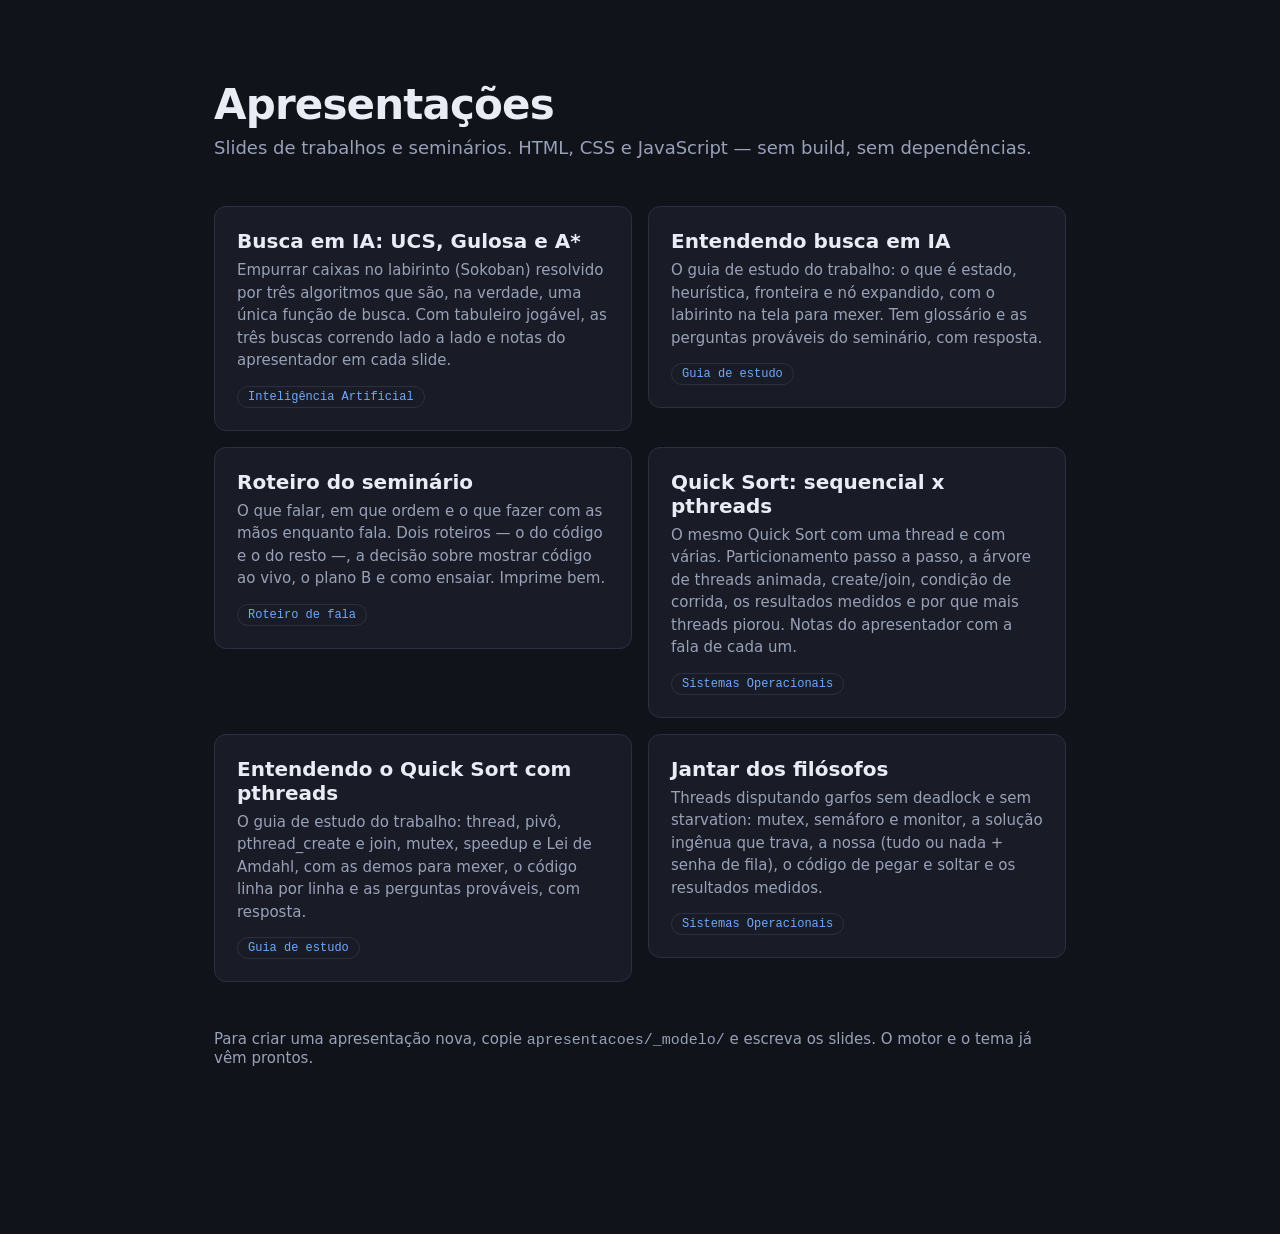
<file: index.html>
<!doctype html>
<html lang="pt-BR" data-tema="escuro">
<head>
<meta charset="utf-8">
<meta name="viewport" content="width=device-width, initial-scale=1">
<title>Apresentações</title>
<link rel="stylesheet" href="assets/style.css">
</head>
<body>

<main class="capa-site">
  <h1>Apresentações</h1>
  <p class="sub">Slides de trabalhos e seminários. HTML, CSS e JavaScript — sem build, sem dependências.</p>

  <ul class="cartoes">
    <li>
      <a class="cartao" href="apresentacoes/ia-sokoban/">
        <h2>Busca em IA: UCS, Gulosa e A*</h2>
        <p>Empurrar caixas no labirinto (Sokoban) resolvido por três algoritmos que
           são, na verdade, uma única função de busca. Com tabuleiro jogável, as
           três buscas correndo lado a lado e notas do apresentador em cada
           slide.</p>
        <span class="etiqueta">Inteligência Artificial</span>
      </a>
    </li>
    <li>
      <a class="cartao" href="guias/busca-em-ia/">
        <h2>Entendendo busca em IA</h2>
        <p>O guia de estudo do trabalho: o que é estado, heurística, fronteira e
           nó expandido, com o labirinto na tela para mexer. Tem glossário e as
           perguntas prováveis do seminário, com resposta.</p>
        <span class="etiqueta">Guia de estudo</span>
      </a>
    </li>
    <li>
      <a class="cartao" href="guias/roteiro-do-seminario/">
        <h2>Roteiro do seminário</h2>
        <p>O que falar, em que ordem e o que fazer com as mãos enquanto fala.
           Dois roteiros — o do código e o do resto —, a decisão sobre mostrar
           código ao vivo, o plano B e como ensaiar. Imprime bem.</p>
        <span class="etiqueta">Roteiro de fala</span>
      </a>
    </li>
    <li>
      <a class="cartao" href="apresentacoes/quicksort-pthreads/">
        <h2>Quick Sort: sequencial x pthreads</h2>
        <p>O mesmo Quick Sort com uma thread e com várias. Particionamento passo a
           passo, a árvore de threads animada, create/join, condição de corrida,
           os resultados medidos e por que mais threads piorou. Notas do
           apresentador com a fala de cada um.</p>
        <span class="etiqueta">Sistemas Operacionais</span>
      </a>
    </li>
    <li>
      <a class="cartao" href="guias/quicksort-pthreads/">
        <h2>Entendendo o Quick Sort com pthreads</h2>
        <p>O guia de estudo do trabalho: thread, pivô, pthread_create e join,
           mutex, speedup e Lei de Amdahl, com as demos para mexer, o código
           linha por linha e as perguntas prováveis, com resposta.</p>
        <span class="etiqueta">Guia de estudo</span>
      </a>
    </li>
    <li>
      <a class="cartao" href="apresentacoes/jantar-filosofos/">
        <h2>Jantar dos filósofos</h2>
        <p>Threads disputando garfos sem deadlock e sem starvation: mutex,
           semáforo e monitor, a solução ingênua que trava, a nossa (tudo ou
           nada + senha de fila), o código de pegar e soltar e os resultados
           medidos.</p>
        <span class="etiqueta">Sistemas Operacionais</span>
      </a>
    </li>
  </ul>

  <p class="sub" style="margin-top:48px;font-size:15px">
    Para criar uma apresentação nova, copie <code>apresentacoes/_modelo/</code>
    e escreva os slides. O motor e o tema já vêm prontos.
  </p>
</main>

</body>
</html>
</file>
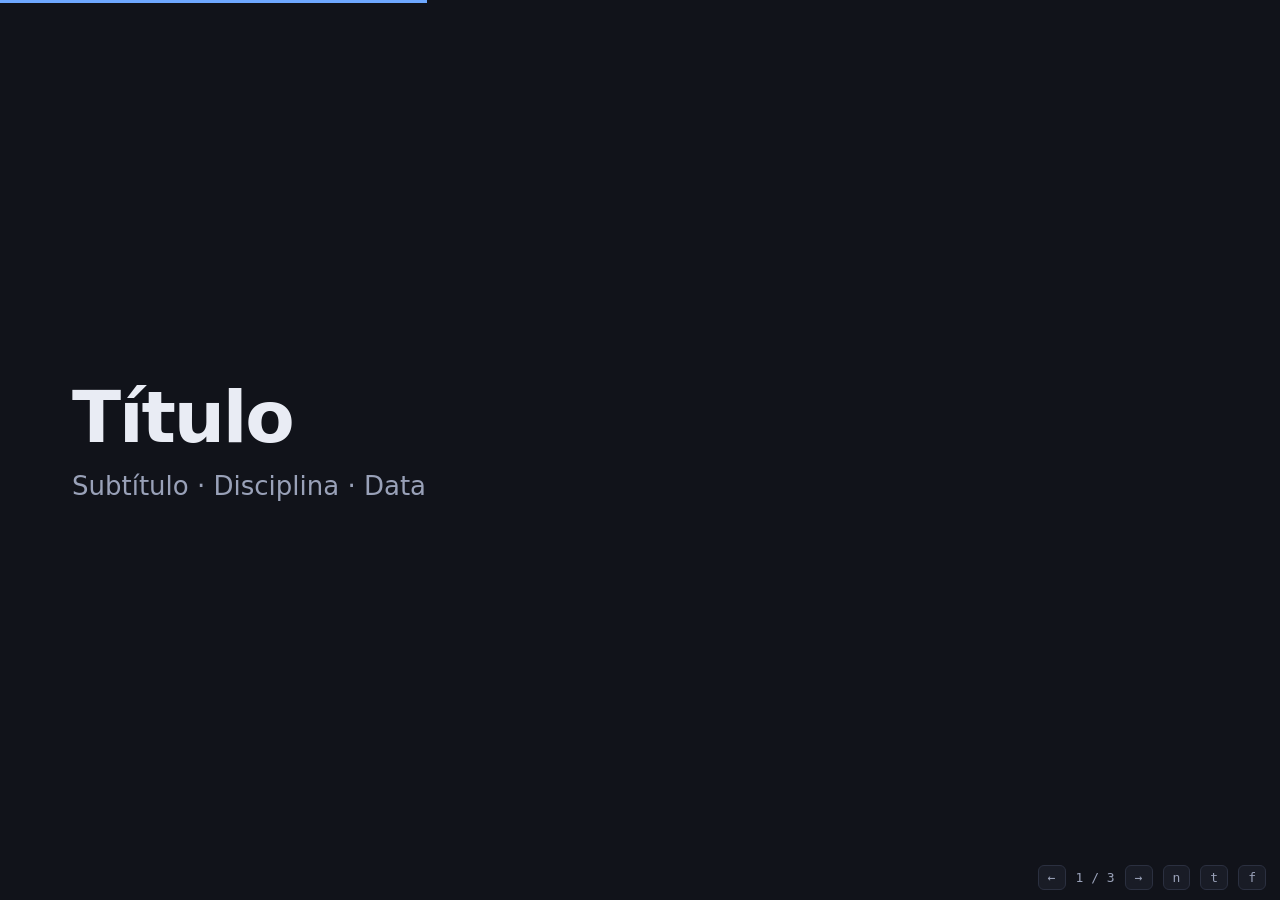
<file: apresentacoes/_modelo/index.html>
<!doctype html>
<html lang="pt-BR" data-tema="escuro">
<head>
<meta charset="utf-8">
<meta name="viewport" content="width=device-width, initial-scale=1">
<title>Título da apresentação</title>
<link rel="stylesheet" href="../../assets/style.css">
</head>
<body>

<div class="palco">

  <!-- Cada <section class="slide"> é um slide. Tamanho fixo de 1280x720.
       Um <aside> no fim vira nota do apresentador (tecla n).
       Um slide com data-arrows="demo" devolve as setas para a demo de dentro
       dele; nele a navegação é feita pelo espaço. -->

  <section class="slide capa">
    <h1>Título</h1>
    <p class="sub">Subtítulo · Disciplina · Data</p>
    <aside><p>O que dizer na abertura.</p></aside>
  </section>

  <section class="slide">
    <h2>Um slide comum</h2>
    <ul>
      <li>Um ponto.</li>
      <li>Outro ponto.</li>
    </ul>
    <aside><p>Nota do apresentador.</p></aside>
  </section>

  <section class="slide">
    <h2>Duas colunas</h2>
    <div class="colunas">
      <div class="coluna">
        <div class="caixa"><h3>Esquerda</h3><p>Texto.</p></div>
      </div>
      <div class="coluna">
        <div class="caixa"><h3>Direita</h3><p>Texto.</p></div>
      </div>
    </div>
  </section>

</div>

<script src="../../assets/deck.js"></script>
</body>
</html>
</file>
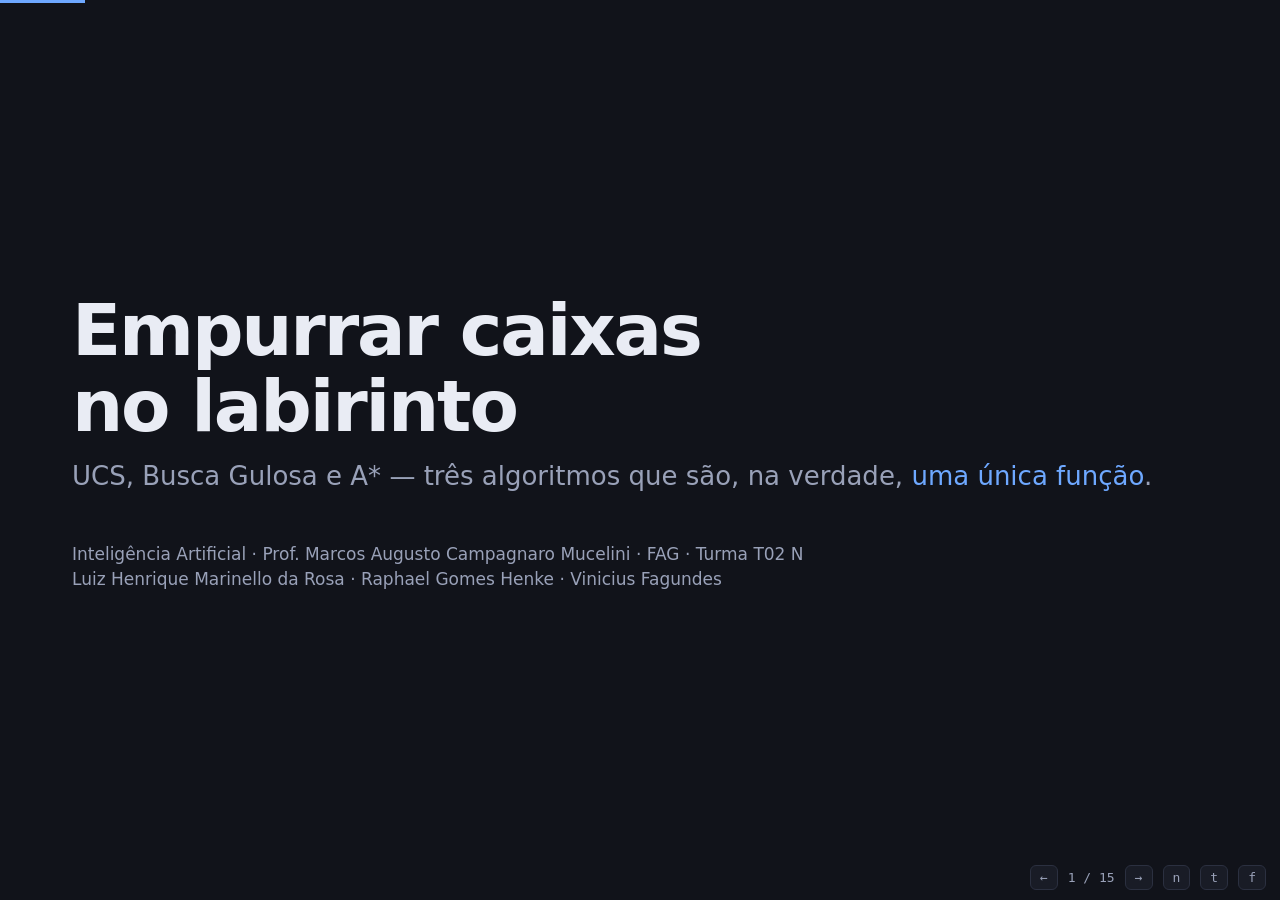
<file: apresentacoes/ia-sokoban/index.html>
<!doctype html>
<html lang="pt-BR" data-tema="escuro">
<head>
<meta charset="utf-8">
<meta name="viewport" content="width=device-width, initial-scale=1">
<title>Busca em IA: UCS, Gulosa e A*</title>
<link rel="stylesheet" href="../../assets/style.css">
</head>
<body>

<div class="palco">

<!-- 1 ---------------------------------------------------------------------->
<section class="slide capa">
  <h1>Empurrar caixas<br>no labirinto</h1>
  <p class="sub">UCS, Busca Gulosa e A* &mdash; três algoritmos que são,
     na verdade, <span class="destaque">uma única função</span>.</p>
  <p class="miudo" style="margin-top:32px">
     Inteligência Artificial &middot; Prof. Marcos Augusto Campagnaro Mucelini &middot; FAG &middot; Turma T02 N<br>
     Luiz Henrique Marinello da Rosa &middot; Raphael Gomes Henke &middot; Vinicius Fagundes</p>
  <aside>
    <p>Abrir dizendo o problema em uma frase: <b>Problema 8 do catálogo, o Sokoban</b> —
       um agente empurra caixas até os alvos, dentro de um labirinto.</p>
    <p>E dizer logo a tese da apresentação, que é o que o trabalho pedia:
       <b>não escrevemos três buscas. Escrevemos uma só, e trocamos a função que
       ordena a fila.</b> Tudo o que vem depois é consequência disso.</p>
  </aside>
</section>

<!-- 2 ---------------------------------------------------------------------->
<section class="slide">
  <h2>Como dividimos</h2>
  <div class="colunas tres">
    <div class="coluna">
      <div class="caixa" style="flex:1">
        <h3>Luiz Henrique &mdash; o problema e o código</h3>
        <p>As regras do jogo, a modelagem do estado &mdash; que é a decisão mais
           importante do trabalho &mdash; e a função única de busca.</p>
        <p class="miudo">Slides 1 a 5.</p>
      </div>
    </div>
    <div class="coluna">
      <div class="caixa" style="flex:1">
        <h3>Raphael &mdash; a heurística e os resultados</h3>
        <p>De onde saiu a heurística, as três buscas correndo lado a lado, as
           tabelas, a instância onde a UCS desiste e a poda.</p>
        <p class="miudo">Slides 6 a 10.</p>
      </div>
    </div>
    <div class="coluna">
      <div class="caixa" style="flex:1">
        <h3>Vinicius &mdash; a análise e a demonstração</h3>
        <p>O bug que mais nos custou, as três surpresas, quando usar cada
           algoritmo e o programa rodando ao vivo.</p>
        <p class="miudo">Slides 11 a 15.</p>
      </div>
    </div>
  </div>
  <p class="miudo" style="margin-top:auto">Qualquer um de nós responde sobre
     qualquer linha do código &mdash; a divisão é de fala, não de conhecimento.</p>
  <aside>
    <p>Slide curto, 15 segundos. Serve só para o professor saber quem fala o quê.</p>
    <p>A última linha é importante dizer em voz alta: o roteiro avisa que
       qualquer integrante pode ser questionado sobre qualquer linha.</p>
    <p><b>Orçamento de tempo — 13m55s, dentro da janela de 10 a 15:</b><br>
       1&nbsp;·15s &nbsp; 2&nbsp;·15s &nbsp; 3&nbsp;·55s &nbsp; 4&nbsp;·85s &nbsp;
       5&nbsp;·85s &nbsp; 6&nbsp;·65s &nbsp; 7&nbsp;·65s &nbsp; 8&nbsp;·50s &nbsp;
       9&nbsp;·70s &nbsp; 10&nbsp;·40s &nbsp; 11&nbsp;·65s &nbsp; 12&nbsp;·75s &nbsp;
       13&nbsp;·35s &nbsp; 14&nbsp;·100s &nbsp; 15&nbsp;·15s<br>
       (o slide 14 tem 100s porque inclui rodar a interface ao vivo)</p>
    <p>Dá <b>Luiz 4m15s · Raphael 4m50s · Vinicius 4m50s</b>. Cinco slides para
       cada um.</p>
    <p>Se estiver atrasando, corte nesta ordem: <b>10</b>, <b>13</b>, <b>2</b>.
       Nunca corte o 4, o 9, o 11 nem o 12.</p>
  </aside>
</section>

<!-- 3 ---------------------------------------------------------------------->
<section class="slide" data-arrows="demo">
  <h2>Duas regras. Só isso.</h2>
  <div class="colunas estreita-dir">
    <div class="coluna">
      <div class="caixa">
        <h3>1. O agente anda uma célula por vez</h3>
        <p>Cima, baixo, esquerda ou direita. Nunca atravessa parede.</p>
      </div>
      <div class="caixa">
        <h3>2. Ele empurra, nunca puxa</h3>
        <p>Se há caixa no destino, ela vai para a célula seguinte
           <span class="forte">na mesma direção</span> &mdash; e só se essa
           célula estiver livre de parede e de outra caixa.</p>
      </div>
      <p class="miudo">Dessas duas regras sai tudo: é por não poder puxar que
         existem posições sem volta, e é por isso que o problema é difícil.</p>
      <div class="controles">
        <button data-jogo="reiniciar">recomeçar</button>
        <button data-jogo="desfazer">desfazer</button>
        <button data-jogo="solucao">ver a solução ótima</button>
      </div>
      <div class="controles"><span class="info">use as <kbd>setas</kbd> &mdash;
        neste slide o <kbd>espaço</kbd> avança a apresentação</span></div>
    </div>
    <div class="coluna" style="justify-content:center">
      <div id="jogo"></div>
      <div class="placar" id="jogo-painel"></div>
    </div>
  </div>
  <aside>
    <p><b>Jogar de verdade aqui.</b> Empurrar a caixa para o canto de cima à
       esquerda, de propósito, e mostrar que não tem como desfazer dentro do
       jogo — só o botão desfazer salva. É a deixa perfeita para o slide 10.</p>
    <p>Esta é a instância 1 &mdash; o labirinto que o professor desenhou na ficha
       do Problema 8, copiado célula por célula. A solução ótima tem
       <b>11 movimentos</b>.</p>
    <p>Pergunta provável: "por que não pode puxar?" — porque é a regra clássica
       do Sokoban, e é ela que torna o problema PSPACE-difícil. Puxar tornaria
       tudo reversível e muito mais fácil.</p>
  </aside>
</section>

<!-- 4 ---------------------------------------------------------------------->
<section class="slide">
  <h2>O estado &mdash; o erro que custa horas</h2>
  <div class="colunas">
    <div class="coluna">
      <pre><code>estado = (posição_do_agente,
          tupla_ordenada_das_caixas)</code></pre>
      <div class="caixa">
        <h3 class="erro">1. Não basta o agente</h3>
        <p>Duas configurações com o agente na mesma célula e as caixas em
           lugares diferentes são estados <span class="forte">diferentes</span>.
           Guardar só o agente produz um programa que roda, não dá erro nenhum
           e responde <span class="erro">"sem solução"</span> para instâncias
           que têm solução.</p>
      </div>
    </div>
    <div class="coluna">
      <div class="caixa">
        <h3 class="alerta">2. Tupla, não lista</h3>
        <p>O estado é chave de dicionário. Lista não é <i>hashable</i>:
           <code>unhashable type: 'list'</code>. Esse pelo menos avisa.</p>
      </div>
      <div class="caixa">
        <h3 class="alerta">3. Ordenada</h3>
        <p>A mesma configuração física tem que gerar sempre a mesma chave,
           não importa a ordem em que as caixas foram empurradas.
           Sem ordenar <span class="forte">não há erro nenhum</span> &mdash;
           a busca só fica mais lenta, reexplorando estados idênticos.</p>
      </div>
      <p class="miudo">Paredes e alvos não entram no estado: não mudam durante
         a busca e ficam guardados no objeto do problema.</p>
    </div>
  </div>
  <aside>
    <p>Este é o slide mais importante da apresentação. Falar devagar.</p>
    <p>O ponto que o professor valoriza: os três erros <b>falham de formas
       diferentes</b>. O 2 dá exceção na hora. O 1 dá resposta errada em
       silêncio. O 3 não dá nada — só queima tempo. O mais perigoso é o 1.</p>
    <p>Pergunta provável: "por que paredes e alvos não entram no estado?" —
       porque são constantes. Colocá-las no estado multiplicaria o tamanho da
       chave sem distinguir estado nenhum.</p>
  </aside>
</section>

<!-- 5 ---------------------------------------------------------------------->
<section class="slide">
  <h2>Uma função de busca. Três <code>f</code>.</h2>
  <div class="colunas">
    <div class="coluna">
      <pre><code>def busca(problema, f, limite_tempo, usar_poda):
    avaliar = f(problema)
    fronteira = [(avaliar(raiz), próximo(), raiz)]
    alcançados = {raiz.estado: raiz}

    while fronteira:
        _, _, nó = heapq.heappop(fronteira)

        <span class="miudo"># obsoleta: não conta como expandido</span>
        if alcançados.get(nó.estado) is not nó:
            continue

        <span class="destaque"># objetivo testado NA RETIRADA</span>
        if problema.objetivo(nó.estado):
            return solução(nó)

        expandidos += 1
        for ação in problema.ações(nó.estado):
            ...</code></pre>
    </div>
    <div class="coluna">
      <pre><code>def f_ucs(p):
    return lambda nó: nó.g

def f_gulosa(p):
    return lambda nó: p.h(nó.estado)

def f_estrela(p):
    return lambda nó: nó.g + p.h(nó.estado)</code></pre>
      <div class="caixa">
        <h3>Três detalhes que não são enfeite</h3>
        <ul style="font-size:19px">
          <li><span class="forte">Objetivo na retirada</span>, não na geração.
              É o que garante a otimalidade da UCS e do A*.</li>
          <li><span class="forte">Contador de desempate</span> na fila: sem ele
              o <code>heapq</code> tentaria comparar dois nós e quebraria.</li>
          <li><span class="forte">Dicionário de alcançados</span>: guarda o
              melhor nó por estado. É o que impede a busca de girar em ciclo.</li>
        </ul>
      </div>
    </div>
  </div>
  <aside>
    <p>Mostrar o arquivo <code>busca.py</code> aberto se der. São 3 funções de
       uma linha e uma função de busca. Mais nada.</p>
    <p><b>A pergunta que vai vir:</b> "por que testar o objetivo na retirada e
       não na geração?" — Porque na geração você só sabe que <i>achou</i> um
       caminho, não que achou o <i>mais barato</i>. Enquanto o nó está na fila,
       ainda pode aparecer um caminho melhor para o mesmo estado. Testar na
       geração devolve solução subótima em alguns casos e parece correto em
       todos os outros.</p>
    <p>O contador: <code>itertools.count()</code>. Quando dois nós empatam em
       <code>f</code>, o heapq passa para o segundo item da tupla. Se esse
       segundo item fosse o próprio nó, daria <code>TypeError</code>.</p>
  </aside>
</section>

<!-- 6 ---------------------------------------------------------------------->
<section class="slide">
  <h2>A heurística e de onde ela sai</h2>
  <div class="colunas estreita-esq">
    <div class="coluna">
      <div class="caixa">
        <h3>h(estado)</h3>
        <p>Para cada caixa, a distância de Manhattan até o alvo mais próximo.
           Soma tudo &mdash; e multiplica pelo <span class="forte">custo de um
           empurrão</span>.</p>
        <p class="miudo">O fator parece detalhe e não é: é dele que sai a
           terceira surpresa, no slide 12.</p>
      </div>
      <div class="caixa">
        <h3>O relaxamento</h3>
        <p>Apagamos três regras:</p>
        <ul style="font-size:19px">
          <li>as paredes</li>
          <li>as outras caixas</li>
          <li>o deslocamento do agente<br>
              <span class="miudo">(ele se teleporta para o lado certo antes de
              cada empurrão)</span></li>
        </ul>
      </div>
    </div>
    <div class="coluna">
      <div class="caixa">
        <h3 class="ok">Admissível</h3>
        <p>Uma caixa só anda sendo empurrada, e cada empurrão a desloca uma
           célula. Nenhuma solução real pode custar menos que isso. As três
           regras apagadas só <span class="forte">removem obstáculos</span> &mdash;
           nenhuma cria atalho.</p>
      </div>
      <div class="caixa">
        <h3 class="ok">Consistente</h3>
        <p>Movimento simples não muda <code>h</code> e custa 1. Empurrão muda
           <code>h</code> em no máximo <span class="forte">uma unidade de
           distância</span> &mdash; que vale exatamente o preço de um empurrão,
           que é o que se pagou.</p>
      </div>
      <div class="caixa">
        <h3 class="alerta">O que ela não vê</h3>
        <p>Ignora as paredes. Em labirinto fechado a estimativa fica frouxa e o
           A* se aproxima da UCS.</p>
      </div>
    </div>
  </div>
  <aside>
    <p>O professor vai perguntar <b>por que é admissível</b>. A resposta curta:
       relaxamento. Toda heurística obtida apagando restrições do problema é
       admissível, porque o problema relaxado nunca é mais caro que o original.</p>
    <p>Se perguntarem sobre duas caixas mirando o mesmo alvo: sim, isso
       subestima. Subestimar é seguro. O que quebraria a admissibilidade é
       <i>superestimar</i>. A versão forte seria emparelhamento caixa–alvo de
       custo mínimo — ficou na lista de melhorias.</p>
  </aside>
</section>

<!-- 7 ---------------------------------------------------------------------->
<section class="slide">
  <h2>A corrida</h2>
  <p class="miudo" style="margin-top:-8px">Instância 1, um nó por ciclo para os
     três. A cor marca por onde a caixa já passou. É a ordem real de expansão,
     gravada pelo Python &mdash; o navegador não recalcula nada.</p>
  <div class="colunas tres" style="align-items:center">
    <div class="coluna">
      <div id="pista-ucs"></div>
      <div class="placar" id="placar-ucs"></div>
    </div>
    <div class="coluna">
      <div id="pista-gulosa"></div>
      <div class="placar" id="placar-gulosa"></div>
    </div>
    <div class="coluna">
      <div id="pista-estrela"></div>
      <div class="placar" id="placar-estrela"></div>
    </div>
  </div>
  <div class="controles" style="justify-content:center">
    <button data-corrida="correr">correr</button>
    <button data-corrida="pausar">pausar</button>
    <button data-corrida="passo">um passo</button>
    <button data-corrida="reiniciar">reiniciar</button>
  </div>
  <aside>
    <p>Deixar correr uma vez inteira antes de falar. O padrão fala sozinho:
       a UCS pinta o mapa todo, a Gulosa vai reto, o A* fica no meio.</p>
    <p>Depois, com o "um passo", mostrar as primeiras expansões da UCS. Atenção
       ao que a tela mostra: a cor marca <b>por onde a caixa já passou</b>, não
       o custo. O que se vê é a UCS espalhando a caixa em todas as direções,
       enquanto a Gulosa vai reto — é esse o ponto, e não as faixas de custo.</p>
    <p>Números desta instância: UCS 73 nós, A* 38, Gulosa 20 &mdash; e os três
       acharam a <b>mesma</b> solução, de custo 11. Guardar esse "acharam a
       mesma solução" para o slide 8, porque na instância 3 isso muda.</p>
  </aside>
</section>

<!-- 8 ---------------------------------------------------------------------->
<section class="slide">
  <h2>Os números</h2>
  <div class="colunas">
    <div class="coluna">
      <h3>Instância 1 &mdash; 1 caixa</h3>
      <table>
        <tr><th>Algoritmo</th><th>Custo</th><th>Expandidos</th><th>Tempo (s)</th></tr>
        <tr><td>UCS</td><td class="num" data-num="instancia1.ucs.custo"></td>
            <td class="num" data-num="instancia1.ucs.expandidos"></td>
            <td class="num" data-num="instancia1.ucs.tempo"></td></tr>
        <tr><td>Gulosa</td><td class="num" data-num="instancia1.gulosa.custo"></td>
            <td class="num" data-num="instancia1.gulosa.expandidos"></td>
            <td class="num" data-num="instancia1.gulosa.tempo"></td></tr>
        <tr><td>A*</td><td class="num" data-num="instancia1.estrela.custo"></td>
            <td class="num" data-num="instancia1.estrela.expandidos"></td>
            <td class="num" data-num="instancia1.estrela.tempo"></td></tr>
      </table>

      <h3 style="margin-top:22px">Instância 2 &mdash; 2 caixas</h3>
      <table>
        <tr><th>Algoritmo</th><th>Custo</th><th>Expandidos</th><th>Tempo (s)</th></tr>
        <tr><td>UCS</td><td class="num" data-num="instancia2.ucs.custo"></td>
            <td class="num" data-num="instancia2.ucs.expandidos"></td>
            <td class="num" data-num="instancia2.ucs.tempo"></td></tr>
        <tr><td>Gulosa</td><td class="num" data-num="instancia2.gulosa.custo"></td>
            <td class="num" data-num="instancia2.gulosa.expandidos"></td>
            <td class="num" data-num="instancia2.gulosa.tempo"></td></tr>
        <tr><td>A*</td><td class="num" data-num="instancia2.estrela.custo"></td>
            <td class="num" data-num="instancia2.estrela.expandidos"></td>
            <td class="num" data-num="instancia2.estrela.tempo"></td></tr>
      </table>
    </div>
    <div class="coluna">
      <h3>Instância 3 &mdash; 3 caixas</h3>
      <table>
        <tr><th>Algoritmo</th><th>Custo</th><th>Expandidos</th><th>Tempo (s)</th></tr>
        <tr><td>UCS</td><td class="num" data-num="instancia3.ucs.custo"></td>
            <td class="num" data-num="instancia3.ucs.expandidos"></td>
            <td class="num" data-num="instancia3.ucs.tempo"></td></tr>
        <tr class="realce"><td>Gulosa</td>
            <td class="num erro" data-num="instancia3.gulosa.custo"></td>
            <td class="num" data-num="instancia3.gulosa.expandidos"></td>
            <td class="num" data-num="instancia3.gulosa.tempo"></td></tr>
        <tr><td>A*</td><td class="num" data-num="instancia3.estrela.custo"></td>
            <td class="num" data-num="instancia3.estrela.expandidos"></td>
            <td class="num" data-num="instancia3.estrela.tempo"></td></tr>
      </table>
      <div class="caixa" style="margin-top:22px">
        <h3>É aqui que a Gulosa erra</h3>
        <p>Ela devolve uma solução de custo
           <span class="erro forte" data-num="instancia3.gulosa.custo"></span>
           onde o ótimo é
           <span class="ok forte" data-num="instancia3.estrela.custo"></span>.
           <span class="miudo">43% pior.</span></p>
        <p>Em troca, expandiu
           <span class="forte" data-num="instancia3.gulosa.expandidos"></span>
           nós contra
           <span class="forte" data-num="instancia3.ucs.expandidos"></span>
           da UCS.</p>
      </div>
    </div>
  </div>
  <aside>
    <p>Não ler a tabela em voz alta. Apontar três coisas e seguir:</p>
    <ul>
      <li>nas instâncias 1 e 2, os três acham o <b>mesmo custo</b>;</li>
      <li>o A* sempre expande menos que a UCS e acha o mesmo custo;</li>
      <li>na instância 3 a Gulosa <b>quebra</b>: 40 contra 28.</li>
    </ul>
    <p>Se perguntarem por que a Gulosa acertou nas duas primeiras: sorte de
       geometria. Nos mapas simétricos o alvo mais próximo é mesmo o certo.
       Na instância 3 os alvos estão amontoados num canto, as caixas disputam
       o mesmo alvo, e a última faz a volta inteira.</p>
    <p>Detalhe bom para citar se sobrar tempo: na instância 2 o A* achou um
       caminho <b>diferente</b> do da UCS, com exatamente o mesmo custo 16.
       Ótimo não quer dizer único — quer dizer que não existe mais barato.
       Está impresso no <code>resultados.txt</code>, dá para mostrar.</p>
    <p>Os tempos são desta máquina. Os nós expandidos são determinísticos e
       se repetem em qualquer execução, em qualquer computador.</p>
  </aside>
</section>

<!-- 9 ---------------------------------------------------------------------->
<section class="slide">
  <h2>Instância 4: a UCS desiste</h2>
  <div class="colunas estreita-dir">
    <div class="coluna">
      <table>
        <tr><th>Algoritmo</th><th>Custo</th><th>Expandidos</th><th>Gerados</th><th>Tempo (s)</th></tr>
        <tr class="realce"><td>UCS</td>
            <td class="num erro" data-status="instancia4.ucs.status"></td>
            <td class="num" data-num="instancia4.ucs.expandidos"></td>
            <td class="num" data-num="instancia4.ucs.gerados"></td>
            <td class="num erro" data-num="instancia4.ucs.tempo"></td></tr>
        <tr><td>Gulosa</td><td class="num alerta" data-num="instancia4.gulosa.custo"></td>
            <td class="num" data-num="instancia4.gulosa.expandidos"></td>
            <td class="num" data-num="instancia4.gulosa.gerados"></td>
            <td class="num" data-num="instancia4.gulosa.tempo"></td></tr>
        <tr><td>A*</td><td class="num ok" data-num="instancia4.estrela.custo"></td>
            <td class="num" data-num="instancia4.estrela.expandidos"></td>
            <td class="num" data-num="instancia4.estrela.gerados"></td>
            <td class="num" data-num="instancia4.estrela.tempo"></td></tr>
      </table>
      <div class="caixa" style="margin-top:20px">
        <h3>O que aconteceu</h3>
        <p>A UCS gerou <span class="forte">3 milhões</span> de nós em
           <span class="forte" data-num="instancia4.ucs.tempo"></span> s, bateu
           no <span class="forte">teto de nós</span> que adotamos e foi
           interrompida <span class="forte">sem nunca ter achado a
           solução</span>.</p>
        <p>O A* resolveu o mesmo problema expandindo
           <span class="ok forte" data-num="instancia4.estrela.expandidos"></span>
           nós, em <span class="ok forte" data-num="instancia4.estrela.tempo"></span>
           segundo.</p>
        <p class="miudo">E a Gulosa respondeu em
           <span data-num="instancia4.gulosa.tempo"></span> s, com uma solução
           31% pior que a ótima.</p>
      </div>
    </div>
    <div class="coluna">
      <div class="caixa">
        <h3>Por que o teto é de nós, e não de tempo</h3>
        <p>A fronteira e o dicionário de alcançados crescem juntos. Por volta de
           3 milhões de nós gerados o processo já passa de 1 GB.</p>
        <p>Depois disso o sistema começa a paginar em disco &mdash; e a medição
           deixa de medir o algoritmo e passa a medir o disco.</p>
        <p class="miudo">O limite de tempo depende da máquina. O de nós não:
           dá o mesmo resultado em qualquer computador.</p>
      </div>
    </div>
  </div>
  <aside>
    <p>Este é o slide que o roteiro do trabalho chama de melhor resultado
       possível: <b>um algoritmo não termina e o outro resolve em menos de um
       segundo</b>. Deixar o silêncio depois de falar.</p>
    <p>Ser honesto se perguntarem: a UCS <b>terminaria</b> se tivesse memória
       infinita — ela é completa e ótima, e nós medimos isso. Com o teto
       elevado para 12 milhões de nós, ela conclui esta instância em
       <b>74,1 s</b>, expandindo 5.413.065 nós e chegando ao <b>mesmo custo
       26</b> do A*. Está em <code>resultados_ucs_sem_teto.txt</code>. O que
       ela gasta para isso são mais de 2 GB de RAM — numa máquina de 8 GB, não
       dá.</p>
    <p>Esse é exatamente o ponto: a garantia teórica de completude não paga a
       conta de RAM.</p>
  </aside>
</section>

<!-- 10 --------------------------------------------------------------------->
<section class="slide">
  <h2>Becos sem saída &mdash; e o quanto podar ajudou</h2>
  <div class="colunas estreita-esq">
    <div class="coluna">
      <div id="mapa-becos"></div>
      <p class="miudo" style="text-align:center;margin-top:10px">
         instância 1, em vermelho as células de onde uma caixa nunca mais sai.
         Os números ao lado são da instância 2.</p>
    </div>
    <div class="coluna">
      <div class="caixa">
        <h3>A regra</h3>
        <p>Célula livre, que não é alvo, com parede acima ou abaixo
           <span class="forte">e</span> parede à esquerda ou à direita.
           Os dois eixos travados de uma vez: a caixa fica lá para sempre.</p>
        <p class="miudo">Calculado uma vez, no início, porque depende só das
           paredes e dos alvos &mdash; que não mudam.</p>
      </div>
      <div class="caixa">
        <h3 class="alerta">O resultado honesto</h3>
        <p>Na instância 2, a poda economizou
           <span class="forte">2,8%</span> dos nós da UCS e
           <span class="forte">0,7%</span> dos do A*.</p>
        <p>Pouco. E o motivo é simples: nossas instâncias são
           <span class="forte">salas abertas</span>, com só 4 cantos
           disponíveis. Em labirinto estreito o ganho seria bem maior.</p>
      </div>
    </div>
  </div>
  <aside>
    <p>O Luiz empurrou a caixa para o canto no slide 3. Retomar aqui:
       "foi exatamente isso que aconteceu".</p>
    <p><b>Não vender a poda.</b> O roteiro diz que resultado modesto bem
       explicado vale mais que resultado bonito sem análise. O número é 2,8% e
       a explicação é a geometria dos mapas.</p>
    <p>Se perguntarem "e se o mapa fosse um labirinto de verdade?" — aí a poda
       ganharia muito mais, porque haveria muito mais canto. Foi uma escolha
       nossa usar sala aberta, para que o crescimento do espaço de estados
       ficasse claro sem interferência do desenho do mapa.</p>
    <p>Limitação a admitir se perguntarem: nossa poda detecta só o canto
       simples. Não detecta caixa encostada numa parede contínua sem nenhum
       alvo ao longo dela, nem duas caixas que se travam uma na outra. Ficou na
       lista de trabalhos futuros.</p>
  </aside>
</section>

<!-- 11 --------------------------------------------------------------------->
<section class="slide">
  <h2>O bug mais difícil</h2>
  <div class="colunas">
    <div class="coluna">
      <div class="caixa">
        <h3 class="erro">O sintoma</h3>
        <p><span class="forte">"Sem solução"</span> num labirinto que a gente
           resolvia à mão em 30 segundos.</p>
        <p class="miudo">Sem exceção. Sem travar. Só a resposta errada, com toda
           a calma do mundo.</p>
      </div>
      <div class="caixa">
        <h3>Onde procuramos (e não estava)</h3>
        <p>Na busca. Conferimos a fila, o teste de objetivo, o dicionário de
           alcançados. Tudo certo &mdash; e o labirinto da ficha continuava
           resolvendo em 11 movimentos.</p>
      </div>
    </div>
    <div class="coluna">
      <div class="caixa">
        <h3 class="ok">Onde estava</h3>
        <p>No <span class="forte">mapa</span>, não no código. Tínhamos desenhado
           corredores de largura 1 porque pareciam "mais labirinto". Mas para
           empurrar uma caixa que precisa fazer <span class="forte">curva</span>,
           o agente tem de chegar ao lado oposto dela &mdash; e num corredor de
           largura 1 não há por onde.</p>
        <p>O programa estava certo. <span class="destaque">A instância é que era
           insolúvel.</span></p>
      </div>
      <div class="caixa">
        <h3 class="ok">O que mudou</h3>
        <p><span class="forte">Rodar o A* antes de adotar qualquer
           instância</span> virou parte do processo.</p>
        <p class="miudo">Foi o que mais nos custou no trabalho &mdash; e o
           código nunca esteve errado.</p>
      </div>
    </div>
  </div>
  <aside>
    <p>O roteiro pede este ponto por nome: "o bug mais difícil — qual foi,
       quanto tempo levou, como descobriram onde estava". Um grupo que apresenta
       um erro interessante vale mais nota que um que diz que deu tudo certo.</p>
    <p>A lição que vale dizer em voz alta: <b>"sem solução" é uma resposta
       ambígua</b>. Pode significar que a busca está quebrada ou que o problema
       realmente não tem solução, e essas duas coisas se parecem muito. Foi o
       gabarito da ficha — que a gente sabia que tinha solução — que separou as
       duas hipóteses.</p>
    <p>Se perguntarem quanto tempo levou: foi o que mais custou no trabalho,
       porque procuramos no lugar errado. O código nunca esteve errado.</p>
  </aside>
</section>

<!-- 12 --------------------------------------------------------------------->
<section class="slide">
  <h2>Três coisas que não esperávamos</h2>
  <div class="colunas tres">
    <div class="coluna">
      <div class="caixa" style="flex:1">
        <h3 class="destaque">1. Com h = 0, os três viram o mesmo algoritmo</h3>
        <p>Rodamos a instância 1 com <code>h(n) = 0</code>. Os três expandiram
           <span class="forte" data-num="zero.ucs.expandidos"></span> nós.
           Idênticos.</p>
        <p class="miudo">O A* vira UCS (f = g + 0). A Gulosa vira busca em
           largura (f = 0 para todos, a fila passa a ser ordenada só pelo
           contador de inserção). E a UCS já era busca em largura, porque os
           custos são uniformes.</p>
        <p>É a prova de que a função de busca é mesmo <span class="forte">uma
           só</span>.</p>
      </div>
    </div>
    <div class="coluna">
      <div class="caixa" style="flex:1">
        <h3 class="destaque">2. Custo e passos não são a mesma coisa</h3>
        <p>Com andar = 1 e empurrar = 2, a mesma instância 2 passa a ter
           <span class="forte" data-num="custos.estrela.passos"></span> ações
           custando <span class="forte" data-num="custos.estrela.custo"></span>.</p>
        <p class="miudo">E a UCS <span class="erro">piorou</span>:
           <span data-num="poda_com.ucs.expandidos"></span> &rarr;
           <span data-num="custos.ucs.expandidos"></span> nós. Deixou de se
           comportar como busca em largura e passou a varrer por faixas de
           custo.</p>
      </div>
    </div>
    <div class="coluna">
      <div class="caixa" style="flex:1">
        <h3 class="destaque">3. E o A* melhorou no mesmo teste</h3>
        <p><span data-num="poda_com.estrela.expandidos"></span> &rarr;
           <span class="ok forte" data-num="custos.estrela.expandidos"></span>
           nós. Quase <span class="forte">metade</span>.</p>
        <p class="miudo">Porque a heurística também passou a valer 2 por
           célula. Dentro de <code>f = g + h</code> ela ficou
           proporcionalmente mais informativa: pesa mais na decisão e separa
           melhor os nós bons dos ruins.</p>
        <p>Mesmo problema, mesma heurística. Só mudou o preço de empurrar.</p>
      </div>
    </div>
  </div>
  <aside>
    <p>Este é o slide que o roteiro premia. Três resultados que não estavam no
       plano e que só apareceram porque rodamos os controles.</p>
    <p>O nº 1 é a melhor <b>evidência</b> contra a pergunta "como sei que vocês
       não escreveram três buscas?" — três implementações separadas dificilmente
       dariam exatamente os mesmos 73 nós. Não é prova formal: a prova é abrir o
       <code>busca.py</code>, que é o que o slide 5 faz.</p>
    <p>O nº 3 é contraintuitivo e vale a pena deixar decantar: encarecer o
       empurrão <b>ajudou</b> o A*. Se perguntarem por quê: h passou a ter a
       mesma escala de g. Antes h era pequena demais perto de g e o A* pendia
       para o comportamento da UCS.</p>
  </aside>
</section>

<!-- 13 --------------------------------------------------------------------->
<section class="slide">
  <h2>Qual usar, fora da sala de aula</h2>
  <div class="colunas tres">
    <div class="coluna">
      <div class="caixa" style="flex:1">
        <h3>UCS</h3>
        <p><span class="ok">Ótima e completa</span>, sem precisar de heurística
           nenhuma.</p>
        <p class="miudo">Use quando não existe estimativa confiável do que
           falta, o espaço de estados é pequeno, e errar não é opção.</p>
        <p>Roteamento em grafo pequeno. Menor caminho num mapa já carregado
           na memória.</p>
      </div>
    </div>
    <div class="coluna">
      <div class="caixa" style="flex:1">
        <h3>Gulosa</h3>
        <p><span class="erro">Não é ótima</span>, mas é ordens de grandeza mais
           rápida.</p>
        <p class="miudo">Use quando uma resposta boa agora vale mais que a
           melhor resposta daqui a uma hora.</p>
        <p>Roteirização de entregas em tempo real, sugestão enquanto o usuário
           digita, primeira solução para depois melhorar.</p>
      </div>
    </div>
    <div class="coluna">
      <div class="caixa" style="flex:1">
        <h3 class="destaque">A*</h3>
        <p><span class="ok">Ótima</span> se a heurística for admissível, e
           muito mais barata que a UCS.</p>
        <p class="miudo">É o padrão. Use sempre que houver uma estimativa
           decente do que falta.</p>
        <p>GPS, movimentação em jogos, planejamento de rota de robô.</p>
      </div>
    </div>
  </div>
  <div class="caixa" style="margin-top:18px">
    <p style="margin:0"><span class="forte">A regra prática:</span> com uma
       heurística admissível <span class="forte">e consistente</span> &mdash;
       como a nossa &mdash; o A* nunca expande mais que a UCS: no pior caso ela
       é inútil (h = 0) e ele vira UCS. Por isso a pergunta de projeto quase
       nunca é "qual algoritmo", e sim
       <span class="destaque">"que heurística eu consigo escrever?"</span></p>
  </div>
  <aside>
    <p>Fechar com a frase da caixa de baixo. É a conclusão do trabalho inteiro
       em uma linha.</p>
    <p>Se perguntarem sobre a Gulosa na vida real: ela raramente aparece
       sozinha. Aparece como primeira passada de um algoritmo que depois
       melhora a solução, ou quando o custo de calcular o ótimo é maior que o
       prejuízo de errar.</p>
  </aside>
</section>

<!-- 14 --------------------------------------------------------------------->
<section class="slide">
  <h2>Demonstração ao vivo</h2>
  <div class="colunas">
    <div class="coluna">
      <pre><code>python main.py --demo
    <span class="miudo"># a solução ótima da instância 1,
    # passo a passo, no terminal</span>

python main.py
    <span class="miudo"># instâncias 1 a 3, cerca de 18 s</span>

python main.py --completo
    <span class="miudo"># inclui a instância 4, onde a UCS desiste</span>

python interface.py
    <span class="miudo"># o tabuleiro desenhado, a solução animada
    # e os nós expandidos acendendo no mapa</span></code></pre>
      <p class="miudo">Python 3 puro. Nenhuma biblioteca externa &mdash;
         só <code>heapq</code>, <code>itertools</code>, <code>time</code> e
         <code>tkinter</code>, todos da biblioteca padrão.</p>
    </div>
    <div class="coluna">
      <div class="caixa">
        <h3>A ordem da demonstração</h3>
        <ol style="font-size:20px">
          <li>Abrir <code>busca.py</code> e mostrar que a função de busca é uma
              só, e as três <code>f</code> têm uma linha cada.</li>
          <li>Abrir a <span class="forte">interface</span>, resolver a instância
              2 com a Gulosa e depois com o A*, e usar o <i>animar busca</i>
              para ver os nós expandidos acendendo.</li>
          <li>Rodar <code>--completo</code> e deixar a instância 4 estourando o
              limite na tela enquanto explicamos.</li>
          <li>Mostrar <code>resultados.txt</code>: é de lá que saiu cada número
              destes slides.</li>
        </ol>
      </div>
    </div>
  </div>
  <aside>
    <p>Ter o terminal já aberto na pasta certa <b>antes</b> de começar a
       apresentação. Testar o <code>--completo</code> na máquina da
       apresentação no dia anterior.</p>
    <p>O <code>--completo</code> leva cerca de 50 segundos no total. As
       instâncias 3 e 4 são a parte demorada. Usar esse tempo para falar, não
       para esperar calado.</p>
    <p>Se a máquina for apertada de memória, o limite padrão de 3 milhões de
       nós já protege — mas dá para baixar com <code>--nos 1500000</code>.</p>
    <p><b>A interface é o extra opcional de +10%</b> do roteiro: ela desenha o
       tabuleiro, anima a solução e destaca os nós expandidos, que são as três
       coisas que o roteiro pede no extra. Ela não implementa busca nenhuma —
       chama a mesma <code>busca()</code> do <code>busca.py</code>. Vale dizer
       isso em voz alta, porque é a pergunta natural.</p>
  </aside>
</section>

<!-- 15 --------------------------------------------------------------------->
<section class="slide capa">
  <h1>Uma função.<br>Três <code style="font-size:0.8em">f</code>.<br>
      Resultados muito diferentes.</h1>
  <p class="sub" style="margin-top:24px">
     A UCS é ótima e não chega ao fim.<br>
     A Gulosa chega em milissegundos e erra por 43%.<br>
     O A* faz as duas coisas &mdash; porque tem uma estimativa do que falta.</p>
  <p class="miudo" style="margin-top:28px">
     <span class="destaque">Se recomeçássemos:</span> começaríamos pela
     heurística, não pelo código. Metade do tempo foi gasta calibrando
     instâncias; trocar a heurística mudou mais os números do que qualquer
     otimização que escrevemos.</p>
  <p class="miudo" style="margin-top:20px">Obrigado. Perguntas?</p>
  <aside>
    <p>Três frases e parar. Não resumir a apresentação inteira de novo.</p>
    <p>A linha do "se recomeçássemos" é um dos pontos que o roteiro sugere por
       nome, e é pergunta provável no fim.</p>
    <p>Perguntas que podem vir no fim:</p>
    <ul>
      <li><b>"E se a heurística não fosse admissível?"</b> O A* deixaria de ser
          ótimo, mas continuaria achando solução — e mais rápido. É o que se
          faz quando velocidade importa mais que o ótimo (A* ponderado).</li>
      <li><b>"Dá para melhorar a heurística?"</b> Sim, de duas formas:
          distância real dentro do labirinto, pré-calculada por busca em
          largura a partir de cada alvo; e emparelhamento caixa–alvo de custo
          mínimo em vez de "alvo mais próximo". As duas continuam admissíveis.</li>
      <li><b>"Por que não usaram uma biblioteca?"</b> O trabalho proíbe, e o
          ponto do trabalho é justamente o que se aprende escrevendo a fila de
          prioridade e o teste de objetivo na mão.</li>
    </ul>
  </aside>
</section>

</div>

<script src="dados.js"></script>
<script src="demos.js"></script>
<script src="../../assets/deck.js"></script>
<script>
(function () {
  var D = window.DADOS;
  var demos = window.SokobanDemos;

  demos.preencherNumeros();

  // Slide 3: o labirinto da instância 1, jogável.
  demos.tabuleiroJogavel({
    slide: ".slide[data-arrows='demo']",
    tabuleiro: "#jogo",
    painel: "#jogo-painel",
    mapa: D.mapa,
    solucao: D.solucao,
    otimo: D.resultados.instancia1.estrela.custo,
    cel: 58
  });

  // Slide 7: as três buscas correndo lado a lado, na ordem real de expansão.
  demos.corridaDasBuscas({
    slide: ".slide:nth-of-type(7)",
    mapa: D.mapa,
    cel: 40,
    ritmo: 110,
    pistas: [
      { rotulo: "UCS", trilha: D.trilhas.ucs,
        tabuleiro: "#pista-ucs", placar: "#placar-ucs" },
      { rotulo: "Gulosa", trilha: D.trilhas.gulosa,
        tabuleiro: "#pista-gulosa", placar: "#placar-gulosa" },
      { rotulo: "A*", trilha: D.trilhas.estrela,
        tabuleiro: "#pista-estrela", placar: "#placar-estrela" }
    ]
  });

  // Slide 10: o mesmo mapa, com os becos sem saída pintados.
  demos.desenharTabuleiro(
    document.querySelector("#mapa-becos"),
    demos.lerMapa(D.mapa),
    { agente: null, caixas: [] },
    { mortos: true, cel: 52 }
  );
})();
</script>
</body>
</html>
</file>
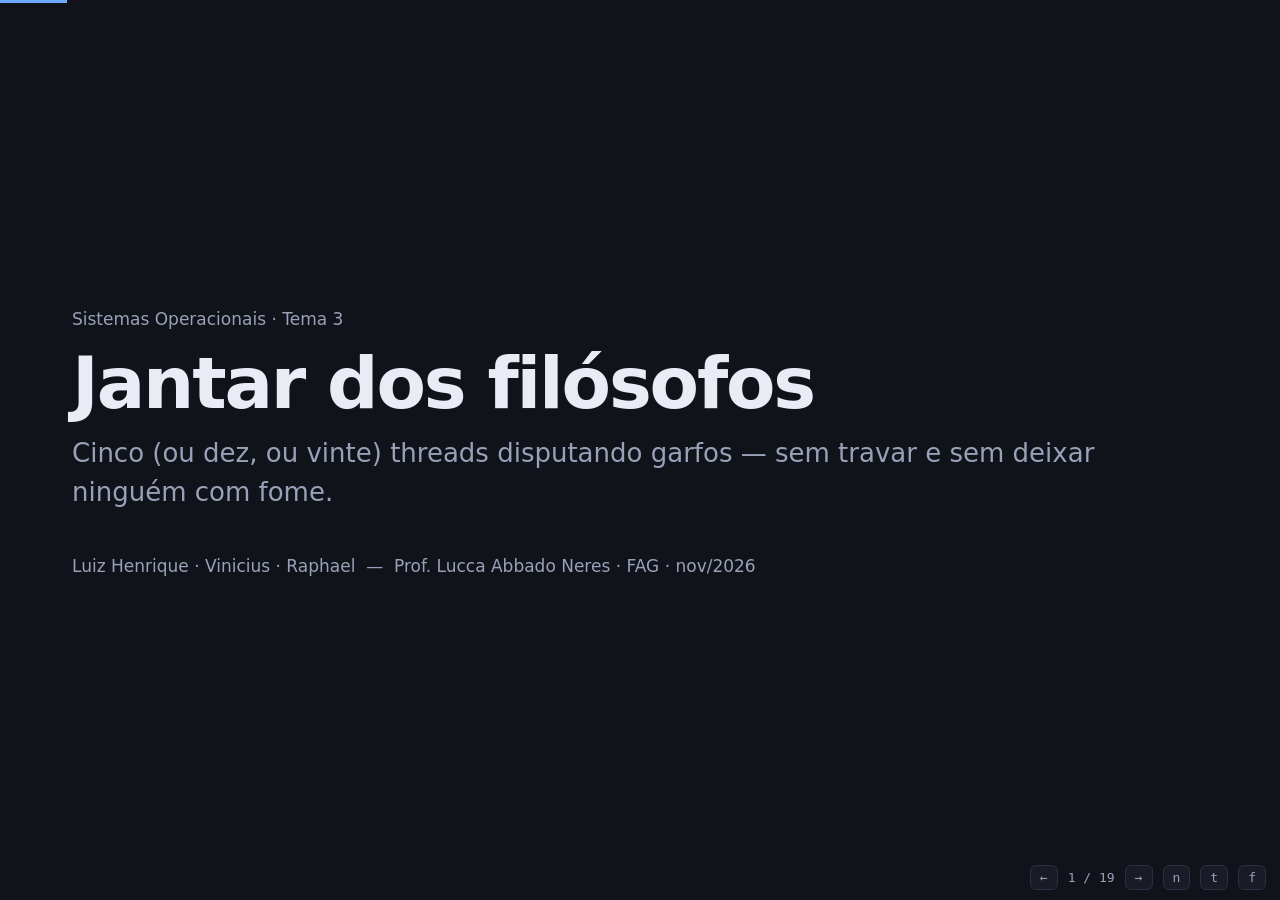
<file: apresentacoes/jantar-filosofos/index.html>
<!doctype html>
<html lang="pt-BR" data-tema="escuro">
<head>
<meta charset="utf-8">
<meta name="viewport" content="width=device-width, initial-scale=1">
<title>Jantar dos filósofos</title>
<link rel="stylesheet" href="../../assets/style.css">
<style>
  /* Só o que este trabalho usa a mais; o resto vem do tema. */
  .mesa { width: 100%; height: auto; }
  .mesa .tampo { fill: color-mix(in srgb, var(--alerta) 14%, var(--fundo-2)); stroke: color-mix(in srgb, var(--alerta) 40%, var(--linha)); stroke-width: 2; }
  .mesa .filo { fill: var(--destaque); }
  .mesa .filo-txt { fill: #fff; font: 700 22px var(--fonte); text-anchor: middle; dominant-baseline: central; }
  .mesa .garfo { stroke: #e8743b; stroke-width: 7; stroke-linecap: round; }
  .mesa .garfo-txt { fill: #e8743b; font: 700 17px var(--fonte); text-anchor: middle; dominant-baseline: central; }
  .regras p { margin: 0 0 10px; font-size: 21px; }
  .borda-azul { border-left: 5px solid var(--destaque); }
  .borda-laranja { border-left: 5px solid #e8743b; }
  /* Os gráficos são as imagens geradas pelo matplotlib, com fundo branco. */
  .grafico { width: 100%; border-radius: 12px; display: block; background: #fff; }
  .numerao { font-size: 64px; font-weight: 800; color: var(--destaque); line-height: 1; margin-bottom: 14px; }
  .rodape { margin-top: auto; }
  .slide td, .slide th { text-align: left; }
</style>
</head>
<body>

<div class="palco">

<!-- ======================================================= RAPHAEL ===== -->

<section class="slide capa">
  <p class="miudo destaque">Sistemas Operacionais · Tema 3</p>
  <h1>Jantar dos filósofos</h1>
  <p class="sub">Cinco (ou dez, ou vinte) threads disputando garfos — sem travar e sem deixar ninguém com fome.</p>
  <p class="miudo" style="margin-top:28px">Luiz Henrique · Vinicius · Raphael &nbsp;—&nbsp; Prof. Lucca Abbado Neres · FAG · nov/2026</p>
</section>

<section class="slide">
  <p class="miudo destaque">Fala: Raphael</p>
  <h2>O problema</h2>
  <div class="colunas" style="grid-template-columns:1fr 440px">
    <div class="coluna">
      <p>Filósofos sentados numa mesa redonda alternam entre <b>pensar</b> e <b>comer</b>. Entre dois vizinhos existe <b>um único garfo</b>.</p>
      <div class="caixa regras">
        <p><b>R1</b> · um garfo pertence a no máximo um filósofo por vez</p>
        <p><b>R2</b> · para comer precisa dos <b>dois</b> garfos ao lado</p>
        <p><b>R3</b> · quem não é vizinho pode comer ao mesmo tempo</p>
        <p style="margin:0"><b>R4</b> · sem deadlock e sem ninguém esperando para sempre</p>
      </div>
      <p class="miudo" style="margin-top:16px">Filósofo = thread · garfo = recurso compartilhado · 1.200 refeições de 1 ms</p>
    </div>
    <div class="coluna" style="justify-content:center">
      <svg class="mesa" id="mesa" viewBox="-220 -220 440 440" aria-label="Mesa com 5 filósofos e 5 garfos"></svg>
    </div>
  </div>
</section>

<section class="slide">
  <p class="miudo destaque">Fala: Raphael</p>
  <h2>O que é sincronização entre processos?</h2>
  <p>É combinar <b>a ordem</b> em que processos ou threads mexem num recurso que eles <b>dividem</b>, para que o resultado não dependa da sorte do escalonador.</p>
  <div class="colunas tres" style="flex:none;margin-top:18px">
    <div class="caixa"><h3>Exclusão mútua</h3><p>Só um por vez dentro da <b>seção crítica</b> (o trecho que mexe no dado comum).</p></div>
    <div class="caixa"><h3>Esperar um evento</h3><p>Dormir até algo acontecer (“o garfo ficou livre”) sem gastar CPU.</p></div>
    <div class="caixa"><h3>Por que no SO?</h3><p>O SO troca a thread a qualquer momento e, com várias CPUs, elas rodam ao mesmo tempo.</p></div>
  </div>
  <p class="miudo rodape">Pergunta do professor 1</p>
</section>

<section class="slide">
  <p class="miudo destaque">Fala: Raphael</p>
  <h2>Mutex e semáforo</h2>
  <div class="colunas" style="flex:none">
    <div class="caixa">
      <h3>Mutex</h3>
      <p><b>Uma chave de banheiro</b></p>
      <p>Trava com <b>lock</b>, destrava com <b>unlock</b>. Só um entra; quem chega depois dorme na porta. Quem trancou é quem destranca.</p>
      <pre><code>pthread_mutex_lock(&amp;m);</code></pre>
    </div>
    <div class="caixa" style="margin-top:0">
      <h3>Semáforo</h3>
      <p><b>Um contador de vagas</b></p>
      <p><b>wait</b> pega uma vaga (dorme se for 0), <b>post</b> devolve. Com valor N deixa N passarem; qualquer thread pode dar post.</p>
      <pre><code>sem_wait(&amp;s); sem_post(&amp;s);</code></pre>
    </div>
  </div>
  <p style="margin-top:18px"><b>Nós usamos:</b> mutex + <b>variável de condição</b> (“dorme até a condição mudar”). Juntos formam um <b>monitor</b>.</p>
  <p class="miudo rodape">Pergunta do professor 2</p>
</section>

<section class="slide">
  <p class="miudo destaque">Fala: Raphael</p>
  <h2>Onde isso aparece num SO de verdade</h2>
  <table>
    <tr><th>No jantar</th><th>No sistema operacional</th></tr>
    <tr><td><b>Filósofo</b></td><td>Processo ou thread que precisa de recursos</td></tr>
    <tr><td><b>Garfo</b></td><td>Recurso exclusivo: lock de arquivo, linha de banco, dispositivo, buffer</td></tr>
    <tr><td><b>Precisar de 2 garfos</b></td><td>Transferência entre duas contas, copiar entre dois arquivos travados</td></tr>
    <tr><td><b>Ciclo de espera</b></td><td>Deadlock entre processos — o sistema “congela” sem erro</td></tr>
    <tr><td><b>Quem fica sem comer</b></td><td>Starvation: um processo de baixa prioridade que nunca recebe CPU</td></tr>
  </table>
  <p style="margin-top:20px">O kernel do Linux evita o mesmo problema com <b>ordem fixa de travamento</b> (lock ordering) — a mesma ideia da nossa estratégia de comparação.</p>
  <p class="miudo rodape">Pergunta do professor 3</p>
</section>

<section class="slide">
  <p class="miudo destaque">Fala: Raphael</p>
  <h2>Sem cuidado: a solução ingênua trava</h2>
  <div class="colunas">
    <div class="coluna">
      <p>Todos fazem: pega o garfo da esquerda, depois o da direita.</p>
      <div class="caixa" style="font-family:var(--mono);font-size:19px;line-height:1.7">
        t1 · F0 pega G0<br>t2 · F1 pega G1<br>t3 · F2 pega G2 … F4 pega G4<br>
        t4 · F0 espera G1 (está com F1)<br>… F4 espera G0 (está com F0)
      </div>
      <p class="erro forte" style="margin-top:16px">Ciclo fechado → deadlock. Ninguém solta, ninguém come.</p>
    </div>
    <div class="coluna">
      <h3>Rodamos de verdade (modo ingenua, 5 filósofos):</h3>
<pre><code><span class="erro">TIMEOUT apos 3.0 s: 0 de 5 terminaram.</span>
garfo 0 -&gt; filosofo 0
garfo 1 -&gt; filosofo 1
garfo 2 -&gt; filosofo 2
garfo 3 -&gt; filosofo 3
garfo 4 -&gt; filosofo 4</code></pre>
      <p class="miudo">Outros riscos sem sincronização: <b>condição de corrida</b> (dois pegam o mesmo garfo), dados inconsistentes e <b>starvation</b>.</p>
    </div>
  </div>
  <p class="miudo rodape">Pergunta do professor 4</p>
</section>

<!-- ========================================================== LUIZ ====== -->

<section class="slide">
  <p class="miudo destaque">Fala: Luiz</p>
  <h2>Nossa solução: duas ideias simples</h2>
  <div class="colunas">
    <div class="coluna">
      <div class="caixa borda-azul"><h3>1 · Tudo ou nada</h3><p style="margin:0">Só pega os garfos quando <b>os dois</b> estão livres, numa única operação. Nunca fica segurando um esperando o outro.</p></div>
      <div class="caixa borda-laranja"><h3>2 · Senha de fila</h3><p style="margin:0">Ao ficar com fome tira uma senha. Se o vizinho ficou com fome <b>antes</b>, ele tem a vez.</p></div>
      <p class="miudo" style="margin-top:16px">Mecanismo: 1 mutex + 1 variável de condição por filósofo = monitor</p>
    </div>
    <div class="coluna">
      <h3>A vida de cada thread-filósofo (main.c)</h3>
<pre><code>for (r = 0; r &lt; cota; r++) {
  dormir_ms(pensar_ms);   <span class="miudo">// PENSA</span>
  t_pedido = agora_ms();  <span class="miudo">// fome</span>
  <span class="destaque">pegar_garfos(id, &amp;t_aut);</span>
  espera[r] = t_aut - t_pedido;
  dormir_ms(comer_ms);    <span class="miudo">// COME</span>
  <span class="destaque">soltar_garfos(id);</span>
}</code></pre>
      <p>Pensar e comer ficam <b>fora</b> do mutex: a seção crítica é só a decisão.</p>
    </div>
  </div>
</section>

<section class="slide">
  <p class="miudo destaque">Fala: Luiz</p>
  <h2>O coração: <code>pode_comer(i)</code></h2>
  <div class="colunas" style="grid-template-columns:1fr 400px">
    <div class="coluna">
<pre><code><span class="miudo">/* mesa.c — chamada com mesa_mtx travado */</span>
static bool pode_comer(int i) {
  int e = ESQ(i), d = DIR(i);
  if (estado[i] != COM_FOME) return false;

  <span class="destaque">if (estado[e] == COMENDO ||
      estado[d] == COMENDO) return false;</span>

  <span class="alerta">if (estado[e] == COM_FOME &amp;&amp;
      senha[e] &lt; senha[i]) return false;
  if (estado[d] == COM_FOME &amp;&amp;
      senha[d] &lt; senha[i]) return false;</span>
  return true;
}</code></pre>
    </div>
    <div class="coluna">
      <div class="caixa borda-azul"><h3>Garfo ocupado?</h3><p style="margin:0">Se um vizinho come, um dos meus garfos está com ele.</p></div>
      <div class="caixa borda-laranja"><h3>Alguém chegou antes?</h3><p style="margin:0">Vizinho com fome e senha menor tem a vez.</p></div>
      <p class="miudo" style="margin-top:16px">Estados: PENSANDO → COM_FOME → COMENDO</p>
    </div>
  </div>
</section>

<section class="slide">
  <p class="miudo destaque">Fala: Luiz</p>
  <h2>Pegar e soltar os garfos</h2>
  <div class="colunas">
    <div class="coluna">
      <h3>pegar_justa(i)</h3>
<pre><code>pthread_mutex_lock(&amp;mesa_mtx);
estado[i] = COM_FOME;
senha[i] = proxima_senha++;
<span class="destaque">while (!pode_comer(i) &amp;&amp; !abortar)
  pthread_cond_wait(&amp;vez[i], &amp;mesa_mtx);</span>
estado[i] = COMENDO;
tomar_garfo(i, i);        <span class="miudo">// os dois</span>
tomar_garfo(DIR(i), i);
*t_aut = agora_ms();
pthread_mutex_unlock(&amp;mesa_mtx);</code></pre>
    </div>
    <div class="coluna">
      <h3>soltar_justa(i)</h3>
<pre><code>pthread_mutex_lock(&amp;mesa_mtx);
devolver_garfo(i, i);
devolver_garfo(DIR(i), i);
estado[i] = PENSANDO;
<span class="miudo">// acorda só os 2 vizinhos</span>
<span class="destaque">pthread_cond_signal(&amp;vez[ESQ(i)]);
pthread_cond_signal(&amp;vez[DIR(i)]);</span>
pthread_mutex_unlock(&amp;mesa_mtx);</code></pre>
    </div>
  </div>
  <p class="rodape"><code>cond_wait</code> <b>solta o mutex e dorme</b> sem gastar CPU; ao acordar, retrava e testa de novo (por isso é <code>while</code>, não <code>if</code>).</p>
</section>

<section class="slide">
  <p class="miudo destaque">Fala: Luiz</p>
  <h2>Por que não trava e ninguém passa fome</h2>
  <div class="colunas">
    <div class="coluna">
      <h3>Deadlock precisa das 4 condições</h3>
      <table>
        <tr><th>Condição (Coffman)</th><th>Na solução</th></tr>
        <tr><td>Exclusão mútua</td><td>mantida</td></tr>
        <tr><td>Sem preempção</td><td>mantida</td></tr>
        <tr><td><b>Posse e espera</b></td><td class="ok forte">eliminada</td></tr>
        <tr><td><b>Espera circular</b></td><td class="ok forte">impossível</td></tr>
      </table>
      <p class="miudo" style="margin-top:14px">Os dois garfos são pegos juntos, então ninguém segura um esperando o outro: o ciclo não se forma em <b>nenhuma</b> ordem de execução.</p>
    </div>
    <div class="coluna">
      <h3>Starvation: a senha resolve</h3>
      <div class="caixa">
        <p>O faminto com a <b>menor senha</b> nunca é barrado por prioridade.</p>
        <p>Ele só espera o vizinho terminar a refeição atual (1 ms).</p>
        <p style="margin:0">Quem termina volta com senha maior → todo mundo chega à frente da fila.</p>
      </div>
      <p class="miudo" style="margin-top:14px"><b class="alerta">Custo:</b> às vezes alguém com os garfos livres espera o vizinho mais antigo → um pouco menos de paralelismo.</p>
    </div>
  </div>
</section>

<section class="slide">
  <p class="miudo destaque">Fala: Luiz</p>
  <h2>Alternativas e bons princípios</h2>
  <div class="colunas" style="grid-template-columns:1fr 440px">
    <div class="coluna">
      <table style="font-size:17px">
        <tr><th>Alternativa</th><th>Ideia e problema</th></tr>
        <tr><td><b>Hierarquia de garfos</b></td><td>pega o de menor número primeiro; sem deadlock, mas pode deixar vizinho esperando (testamos)</td></tr>
        <tr><td><b>Garçom (semáforo N−1)</b></td><td>no máximo N−1 sentados; quebra o ciclo, não garante justiça</td></tr>
        <tr><td><b>Tanenbaum sem senha</b></td><td>estados + vizinhos; sem deadlock, mas com starvation</td></tr>
        <tr><td><b>Tenta e solta (trylock)</b></td><td>risco de livelock: todos soltam e tentam de novo</td></tr>
        <tr><td><b>Chandy–Misra</b></td><td>garfos “sujos/limpos”; justo, mas bem mais complexo</td></tr>
      </table>
    </div>
    <div class="coluna">
      <h3>Princípios — a nossa segue?</h3>
      <div class="caixa" style="font-size:19px;line-height:1.7">
        <b>Exclusão mútua</b> · <span class="ok">sim</span>: garfo com 1 dono, 0 violações<br>
        <b>Progresso</b> · <span class="ok">sim</span>: sem deadlock<br>
        <b>Espera limitada</b> · <span class="ok">sim</span>: senha por ordem de fome<br>
        <b>Espera bloqueante</b> · <span class="ok">sim</span>: cond_wait, sem laço de consulta<br>
        <b>Seção crítica curta</b> · <span class="ok">sim</span>: comer e pensar fora do mutex
      </div>
    </div>
  </div>
  <p class="miudo rodape">Pergunta do professor 5</p>
</section>

<section class="slide">
  <p class="miudo destaque">Fala: Luiz</p>
  <h2>Demonstração ao vivo</h2>
<pre><code><span class="miudo"># 1) compilar</span>
<span class="alerta">$</span> gcc -std=c11 -O2 -Wall -Wextra -pthread *.c -o simulacao -lm

<span class="miudo"># 2) disputa real: 5 filósofos, pensamento zero</span>
<span class="alerta">$</span> ./simulacao --filosofos 5 --pensar 0
<span class="ok">Refeicoes: 1200/1200 ... Violacoes=0 Status=OK</span>

<span class="miudo"># 3) a versão ingênua trava (e o timeout encerra)</span>
<span class="alerta">$</span> ./simulacao --filosofos 5 --pensar 0 --estrategia ingenua --timeout 3
<span class="erro">TIMEOUT apos 3.0 s: 0 de 5 filosofos terminaram.</span></code></pre>
  <p style="margin-top:10px"><b>O que olhar:</b> <span class="ok">1.200/1.200 refeições</span>, <span class="ok">0 violações</span>, <span class="ok">status OK</span> — e no ingênuo, cada garfo preso com um filósofo.</p>
</section>

<!-- ======================================================= VINICIUS ===== -->

<section class="slide">
  <p class="miudo destaque">Fala: Vinicius</p>
  <h2>Como medimos</h2>
  <div class="colunas">
    <div class="coluna">
      <table>
        <tr><th>Fator</th><th>Valores</th><th>Fixo</th></tr>
        <tr><td><b>A</b> · filósofos</td><td>5 · 10 · 20</td><td>pensar 1 ms</td></tr>
        <tr><td><b>B</b> · pensar</td><td>0 · 1 · 5 ms</td><td>10 filósofos</td></tr>
      </table>
      <p class="miudo" style="margin-top:14px">Referência: <b>10 filósofos, 1 ms</b> · 5 configurações × 5 repetições = 25 execuções (+ as mesmas 25 com a hierarquia, para comparar).</p>
      <p class="miudo">1.200 refeições de 1 ms · relógio monotônico · 2 CPUs · limite de 30 s</p>
      <p class="ok forte">50/50 execuções OK · 0 violações · 0 timeouts</p>
    </div>
    <div class="coluna">
      <div class="caixa"><h3>Vazão</h3><p style="margin:0">refeições concluídas ÷ tempo total</p></div>
      <div class="caixa"><h3>Espera W</h3><p style="margin:0">de “fiquei com fome” até “tenho os dois garfos”</p></div>
      <div class="caixa"><h3>p95</h3><p style="margin:0">95% das esperas foram menores ou iguais a ele — mostra a cauda que a média esconde</p></div>
    </div>
  </div>
</section>

<section class="slide">
  <p class="miudo destaque">Fala: Vinicius</p>
  <h2>G1 · Mais filósofos, mais refeições</h2>
  <div class="colunas estreita-dir">
    <div class="coluna"><img class="grafico" src="graficos/g1-vazao.png" alt="Vazão por quantidade de filósofos: 1.473, 3.173 e 6.837 refeições por segundo para 5, 10 e 20 filósofos"></div>
    <div class="coluna">
      <div class="numerao">×2,15</div>
      <p>a cada vez que N dobra: 1.473 → 3.173 → 6.837 refeições/s</p>
      <p><b>Por quê:</b> mais garfos = mais gente comendo junto (até N/2: 2, 5 e 10).</p>
      <p><b>Confirma a hipótese.</b> As barras de N diferentes não se sobrepõem.</p>
    </div>
  </div>
  <p class="miudo rodape">Pensar 1 ms fixo · 5 execuções por ponto · barra = mín–máx</p>
</section>

<section class="slide">
  <p class="miudo destaque">Fala: Vinicius</p>
  <h2>G2 · Pensar mais, esperar menos</h2>
  <div class="colunas estreita-dir">
    <div class="coluna"><img class="grafico" src="graficos/g2-espera.png" alt="p95 da espera por tempo de pensar: 3,18, 2,50 e 0,34 ms para 0, 1 e 5 ms"></div>
    <div class="coluna">
      <div class="numerao" style="font-size:44px">p95: 3,18 → 2,50 → 0,34 ms</div>
      <p><b>Menos disputa:</b> quem pensa mais chega menos vezes ao mesmo tempo.</p>
      <p><b>Mas a vazão cai:</b> 3.350 → 3.173 → 1.543/s. Esperar menos não é comer mais.</p>
      <p class="miudo">De 0 para 1 ms as barras se sobrepõem: diferença fraca.</p>
    </div>
  </div>
  <p class="miudo rodape">10 filósofos fixo · p95 de cada execução, média das 5 · barra = mín–máx</p>
</section>

<section class="slide">
  <p class="miudo destaque">Fala: Vinicius</p>
  <h2>G3 · Ninguém é prejudicado</h2>
  <div class="colunas estreita-dir">
    <div class="coluna"><img class="grafico" src="graficos/g3-justica.png" alt="p95 da espera de cada um dos 10 filósofos, nossa solução e hierarquia"></div>
    <div class="coluna">
      <p><b>Nossa solução:</b> p95 entre <b>2,42 e 2,66 ms</b> para os 10 filósofos — praticamente igual.</p>
      <p>A variação entre execuções (barras) é maior que a diferença entre filósofos.</p>
      <p class="miudo"><b>Hierarquia:</b> espera menor nesta carga, com F0 no topo (F0 e F9 começam pelo garfo 0).</p>
    </div>
  </div>
  <p class="miudo rodape">Referência · 600 esperas por filósofo · barra = mín–máx dos 5 p95</p>
</section>

<section class="slide">
  <p class="miudo destaque">Fala: Vinicius</p>
  <h2>G4 · Vizinhos nunca comem juntos</h2>
  <div class="colunas estreita-dir">
    <div class="coluna"><img class="grafico" src="graficos/g4-linha-do-tempo.png" alt="Linha do tempo de 100 a 130 ms: quem come e quem espera, e quantos comem juntos"></div>
    <div class="coluna">
      <p><b class="destaque">Azul</b> = comendo · <b>cinza</b> = com fome esperando.</p>
      <p>Nenhuma faixa azul de F<i>i</i> encosta na de F<i>i</i>+1 (nem F9 com F0).</p>
      <p>Quase sempre <b>4</b> comem juntos; o limite é 5. É o custo da senha.</p>
      <p class="miudo">Conferido nos eventos das 50 execuções: <b class="ok">0 sobreposições</b>.</p>
    </div>
  </div>
  <p class="miudo rodape">Execução justa_REF_A10_B1_r1 · trecho de 100 a 130 ms</p>
</section>

<section class="slide">
  <p class="miudo destaque">Fala: Vinicius</p>
  <h2>Extra · A média esconde a pior espera</h2>
  <div class="colunas estreita-dir">
    <div class="coluna"><img class="grafico" src="graficos/extra-pior-espera.png" alt="Média, p95 e máximo da espera em escala log, nossa solução e hierarquia"></div>
    <div class="coluna">
      <h3>Disputa máxima (pensar 0):</h3>
      <p><b class="alerta">Hierarquia:</b> p95 ≈ 0, mas pior espera de <b>1,1 s</b> — quem solta o garfo pega de novo na hora.</p>
      <p><b class="destaque">Nossa:</b> pior espera de <b>11 ms</b> e vazão <b>3,4× maior</b>.</p>
      <p class="miudo">Carga finita: não prova starvation, mostra desigualdade.</p>
    </div>
  </div>
  <p class="miudo rodape">10 filósofos, pensar 0 · média de 5 execuções · escala log</p>
</section>

<section class="slide">
  <p class="miudo destaque">Fala: Vinicius</p>
  <h2>Conclusões</h2>
  <div class="colunas" style="flex:none;row-gap:16px">
    <div class="caixa borda-azul" style="margin:0"><h3>Correta</h3><p style="margin:0">50/50 execuções OK, 0 violações, todas as cotas, encerramento limpo. Deadlock impossível por construção.</p></div>
    <div class="caixa borda-azul" style="margin:0"><h3>Escala</h3><p style="margin:0">Mais filósofos = mais vazão (×4,6 de 5 para 20). Pensar mais reduz a espera e também a vazão.</p></div>
    <div class="caixa borda-laranja" style="margin:0"><h3>Justiça custa</h3><p style="margin:0">A senha limita a espera de todos, ao preço de um pouco de paralelismo (≈4 de 5 comendo).</p></div>
    <div class="caixa borda-laranja" style="margin:0"><h3>Limitações</h3><p style="margin:0">2 CPUs e pausas de 1 ms aumentam a variação; com 5 filósofos e pensar 0 a senha pode formar comboio.</p></div>
  </div>
  <h2 class="rodape" style="margin-bottom:0">Obrigado! <span class="destaque">Perguntas?</span></h2>
  <p class="miudo" style="margin:0">Luiz Henrique · Vinicius · Raphael</p>
</section>

</div>

<script>
  // Desenha a mesa do slide 2: F0 no topo, sentido horário; o garfo Gi fica
  // entre F(i-1) e Fi, como no slide original.
  (function () {
    var svg = document.getElementById('mesa'), n = 5, h = '';
    var pt = function (ang, r) { var a = (ang - 90) * Math.PI / 180; return [r * Math.cos(a), r * Math.sin(a)]; };
    h += '<circle class="tampo" r="105"/>';
    for (var i = 0; i < n; i++) {
      var g = i * 360 / n - 180 / n, a = pt(g, 75), b = pt(g, 135), t = pt(g, 160), f = pt(i * 360 / n, 168);
      h += '<line class="garfo" x1="' + a[0] + '" y1="' + a[1] + '" x2="' + b[0] + '" y2="' + b[1] + '"/>';
      h += '<text class="garfo-txt" x="' + t[0] + '" y="' + t[1] + '">G' + i + '</text>';
      h += '<circle class="filo" cx="' + f[0] + '" cy="' + f[1] + '" r="36"/>';
      h += '<text class="filo-txt" x="' + f[0] + '" y="' + f[1] + '">F' + i + '</text>';
    }
    svg.innerHTML = h;
  })();
</script>
<script src="../../assets/deck.js"></script>
</body>
</html>
</file>
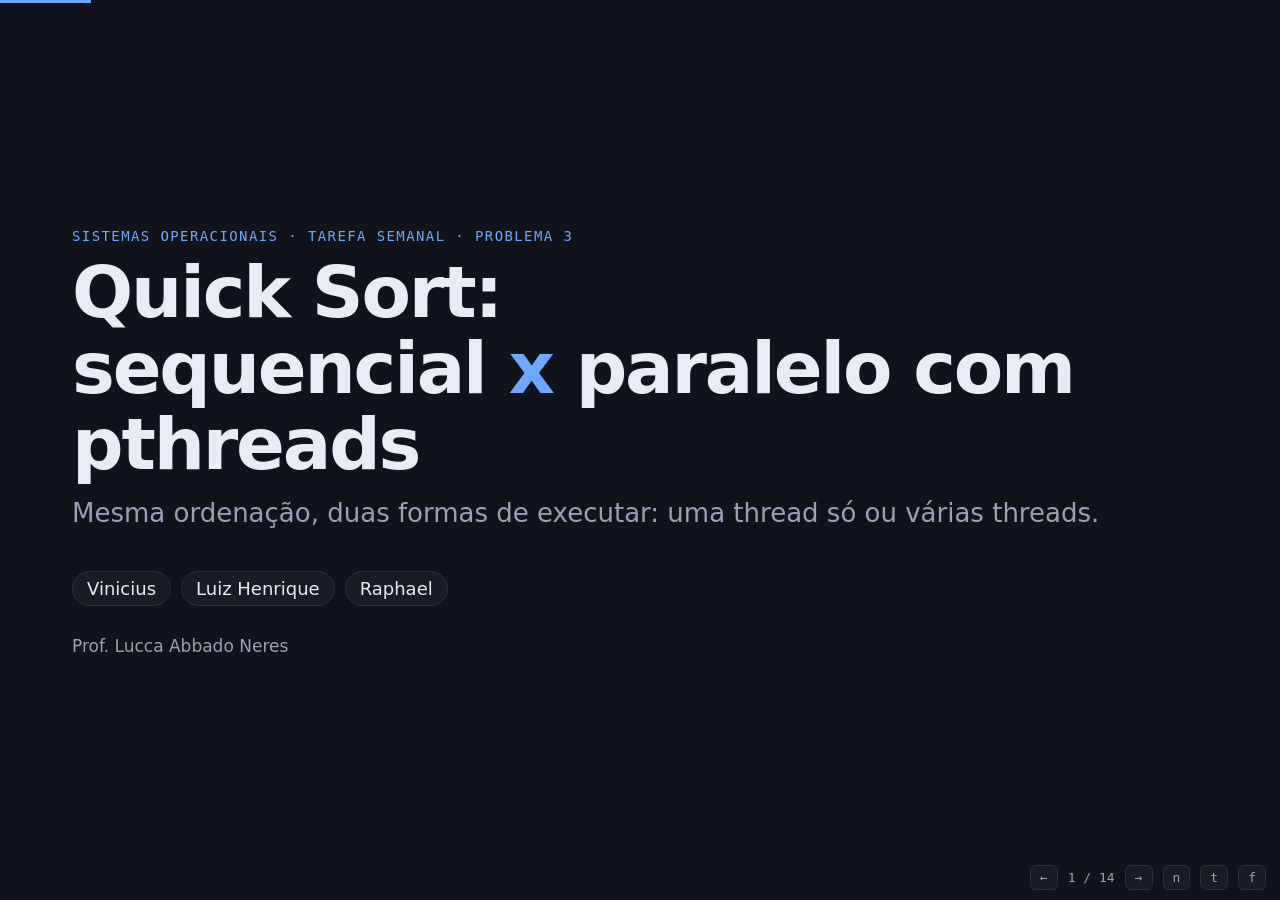
<file: apresentacoes/quicksort-pthreads/index.html>
<!doctype html>
<html lang="pt-BR" data-tema="escuro">
<head>
<meta charset="utf-8">
<meta name="viewport" content="width=device-width, initial-scale=1">
<title>Quick Sort: sequencial x pthreads</title>
<link rel="stylesheet" href="../../assets/style.css">
<link rel="stylesheet" href="qs.css">
</head>
<body>

<div class="palco">

<!-- ======================================================= VINICIUS ===== -->

<section class="slide capa">
  <p class="rotulo-quem">Sistemas Operacionais · Tarefa Semanal · Problema 3</p>
  <h1>Quick Sort:<br>sequencial <span class="destaque">x</span> paralelo com pthreads</h1>
  <p class="sub">Mesma ordenação, duas formas de executar: uma thread só ou várias threads.</p>
  <div class="chips" style="margin-top:24px">
    <span class="chip">Vinicius</span><span class="chip">Luiz Henrique</span><span class="chip">Raphael</span>
  </div>
  <p class="miudo" style="margin-top:28px">Prof. Lucca Abbado Neres</p>
  <aside>
    <p><b>VINICIUS (~20 s)</b></p>
    <p>"Boa noite. Somos o Vinicius, o Luiz e o Raphael, e o nosso problema foi o número 3, o Quick Sort. A ideia é pegar o mesmo algoritmo de ordenação e rodar de dois jeitos: com uma thread só e dividindo o trabalho entre várias threads com pthreads. Depois a gente mede qual é mais rápido e explica por quê. Eu explico o problema, o Luiz mostra como paralelizamos e o código, e o Raphael fecha com os resultados."</p>
  </aside>
</section>

<section class="slide">
  <p class="rotulo-quem">Vinicius · o que foi pedido</p>
  <h2>Mesmo problema, duas versões, medidas do mesmo jeito</h2>
  <div class="colunas tres" style="flex:none">
    <div class="caixa"><span class="passo-n">1</span><h3>Versão sequencial</h3><p>Ordena o vetor inteiro com uma única thread.</p></div>
    <div class="caixa"><span class="passo-n">2</span><h3>Versão paralela</h3><p>Mesmo algoritmo, com o trabalho dividido entre threads (<code>pthread.h</code>).</p></div>
    <div class="caixa"><span class="passo-n">3</span><h3>Medir e comparar</h3><p>Sequencial, 2, 4, 8 threads e o máximo de CPUs da máquina.</p></div>
  </div>
  <div class="colunas tres" style="flex:none;margin-top:28px;text-align:center">
    <div><div class="numerao">3</div><p class="miudo">entradas: 20 mil, 120 mil e 400 mil números</p></div>
    <div><div class="numerao">10</div><p class="miudo">repetições de cada combinação (mínimo pedido: 3)</p></div>
    <div><div class="numerao">150</div><p class="miudo">execuções no total, todas validadas</p></div>
  </div>
  <p style="margin-top:auto" class="miudo">O objetivo não é provar que a versão paralela sempre ganha: é medir direito e explicar o que acontece.</p>
  <aside>
    <p><b>VINICIUS (~50 s)</b></p>
    <p>"O professor pediu três coisas. Uma versão sequencial, que ordena o vetor usando uma thread só. Uma versão paralela, o mesmo algoritmo dividindo o trabalho entre várias threads com pthreads. E medir as duas do mesmo jeito. Rodamos com 1, 2, 4 e 8 threads e com o máximo de CPUs da máquina, em três arquivos: 20 mil, 120 mil e 400 mil números. O mínimo era 3 repetições; fizemos 10 de cada, 150 execuções. E o próprio enunciado avisa: o objetivo não é provar que a paralela sempre ganha, e sim medir direito e explicar."</p>
  </aside>
</section>

<section class="slide">
  <p class="rotulo-quem">Vinicius · como o Quick Sort funciona</p>
  <h2>Escolhe um pivô, separa menores e maiores, repete</h2>
  <div data-demo="particao" data-cel="72px" style="margin-top:36px"></div>
  <aside>
    <p><b>VINICIUS (~70 s) · demo:</b> clique em <b>avançar</b> a cada frase (ou em <b>animar</b>).</p>
    <p>"O Quick Sort escolhe um número como pivô. No nosso código o pivô é a mediana de três: olhamos o primeiro, o do meio e o último e ficamos com o do meio dos três. Aqui deu 5."</p>
    <p>"Agora dois ponteiros: o i anda da esquerda até achar alguém maior ou igual ao pivô; o j anda da direita até achar alguém menor ou igual. Os dois estão do lado errado, então trocamos. Repete até eles se cruzarem."</p>
    <p>"No fim, o lado azul só tem números menores ou iguais ao pivô e o laranja só maiores ou iguais. Aí repetimos o mesmo processo em cada lado. O ponto mais importante: os dois lados nunca mais trocam nada entre si. Cada um pode ser ordenado sozinho. Luiz, contigo."</p>
  </aside>
</section>

<!-- ========================================================== LUIZ ====== -->

<section class="slide">
  <p class="rotulo-quem">Luiz · como paralelizamos</p>
  <h2>Cada partição entrega um lado para uma thread nova</h2>
  <div data-demo="arvore" data-p="4" data-alt="34px"></div>
  <aside>
    <p><b>LUIZ (~70 s) · demo:</b> deixe em 4 threads e clique em <b>animar</b>. Depois mostre 8 e 1.</p>
    <p>"Cada faixa colorida é um pedaço do vetor, e a cor diz qual thread está trabalhando nele. No nível 0 só a thread principal trabalha: ela particiona o vetor inteiro sozinha. Isso é importante e o Raphael vai voltar nisso."</p>
    <p>"Depois da partição, ela cria uma thread nova para o lado esquerdo e continua com o direito. No nível seguinte, cada uma faz a mesma coisa enquanto houver threads disponíveis."</p>
    <p>"Pusemos dois limites. Um orçamento: se pedimos 4 threads, nunca há mais que 4 trabalhando. E um tamanho mínimo: pedaços com menos de 4.096 números não ganham thread, porque criar a thread custaria mais que o ganho. As barras de baixo mostram quanto cada thread ordenou: não fica igual, porque o pivô não divide exatamente ao meio."</p>
    <p class="miudo">(A demo usa um vetor de 2.000 números e limite de 128 para caber na tela; a lógica é a mesma do programa.)</p>
  </aside>
</section>

<section class="slide">
  <p class="rotulo-quem">Luiz · código 1 de 3 · quicksort_par.c</p>
  <h2>Quando dividir e quantas threads cada lado recebe</h2>
  <div data-demo="codigo" data-de="52" data-ate="66" data-fs="16px" data-colunas="1fr 380px" data-inicial="0"></div>
  <aside>
    <p><b>LUIZ (~60 s) · demo:</b> clique nos passos 1, 2 e 3 à direita enquanto fala.</p>
    <p>"Essa é a função paralela. Ela recebe o vetor, o começo, o fim e o orçamento de threads. Passo 1, caso base: se o orçamento é 1 ou o trecho é pequeno, chama o quicksort_seq, que é exatamente a mesma função da versão sequencial. Isso deixa a comparação justa."</p>
    <p>"Passo 2: particiona. O p marca onde termina o lado esquerdo. Passo 3: divide o orçamento proporcionalmente. Com 4 threads e o lado esquerdo tendo 75% dos números, ele recebe 3 e o direito 1. Os dois if garantem pelo menos 1 para cada lado."</p>
  </aside>
</section>

<section class="slide">
  <p class="rotulo-quem">Luiz · código 2 de 3 · linhas 68–77</p>
  <h2>Criar, trabalhar junto, esperar</h2>
  <div data-demo="createjoin" data-fs="16px"></div>
  <aside>
    <p><b>LUIZ (~60 s) · demo:</b> clique em <b>avançar</b> a cada passo.</p>
    <p>"Passo 1: a thread principal particiona. Passo 2: pthread_create cria uma thread nova para o lado esquerdo, e a principal não fica parada: ordena o lado direito ao mesmo tempo. Passo 3: a principal terminou antes e fica esperando no pthread_join. Passo 4: a outra termina, o join retorna e o trecho todo está ordenado."</p>
    <p>"No código real ainda tem um cuidado: se o pthread_create falhar, a mesma thread faz os dois lados, então o programa nunca quebra por isso."</p>
  </aside>
</section>

<section class="slide">
  <p class="rotulo-quem">Luiz · por que não tem mutex</p>
  <h2>Condição de corrida só existe com dado compartilhado</h2>
  <div class="colunas" style="flex:none">
    <div class="coluna">
      <h3>Exemplo do problema: 2 threads somando 1 no mesmo contador</h3>
      <div data-demo="corrida"></div>
    </div>
    <div class="coluna">
      <h3>No nosso Quick Sort</h3>
      <div class="caixa">
        <div style="display:flex;height:48px;border-radius:8px;overflow:hidden;font-family:var(--mono);font-weight:700;color:#fff">
          <div style="flex:55;background:var(--t1);display:grid;place-items:center">T2 escreve só aqui</div>
          <div style="flex:45;background:var(--t0);display:grid;place-items:center">T1 só aqui</div>
        </div>
        <p style="margin-top:16px">Cada thread escreve só na <b>sua faixa</b> do vetor, e as faixas não se sobrepõem.</p>
        <p class="ok forte">Nenhum dado é escrito por duas threads ao mesmo tempo → sem corrida → sem mutex.</p>
        <p class="miudo">A única sincronização necessária é o <code>pthread_join</code>.</p>
      </div>
    </div>
  </div>
  <aside>
    <p><b>LUIZ (~50 s) · demo:</b> clique em <b>avançar</b> até o fim da tabela.</p>
    <p>"Uma pergunta comum é por que não usamos mutex. Mutex serve para evitar condição de corrida, que é isso aqui: duas threads leem o mesmo contador, as duas somam 1 e as duas gravam. Deveria dar 2, mas dá 1, porque uma soma se perdeu."</p>
    <p>"No nosso caso isso não acontece: depois da partição, cada thread mexe só na sua faixa do vetor, e essas faixas nunca se sobrepõem. Sem dado compartilhado sendo escrito, não há corrida. A única coisa que precisamos é o join, para saber quando a outra terminou."</p>
  </aside>
</section>

<section class="slide">
  <p class="rotulo-quem">Luiz · código 3 de 3 · medição e demonstração</p>
  <h2>Cronometramos só a ordenação, nas duas versões</h2>
  <div class="colunas">
    <div class="coluna">
      <h3>main() — igual nas duas versões</h3>
<pre><code>v = ler_entrada(arquivo, &amp;n);   <span class="miudo">// fora</span>

t0 = agora_segundos();
<span class="destaque">quicksort_par(v, 0, n - 1, threads);</span>
t1 = agora_segundos();

esta_ordenado(v, n);             <span class="miudo">// fora</span></code></pre>
      <p class="miudo">Relógio: <code>clock_gettime(CLOCK_MONOTONIC)</code>, que não volta para trás.</p>
    </div>
    <div class="coluna">
      <h3>No terminal</h3>
<pre><code><span class="alerta">$</span> make
<span class="alerta">$</span> ./quicksort_seq entradas/grande.txt
sequencial,1,400000,0.0328,1,1
<span class="alerta">$</span> ./quicksort_par entradas/grande.txt 2
pthreads,2,400000,0.0180,1,1</code></pre>
      <p class="miudo">Colunas: versão, threads, N, tempo (s), ordenado, soma confere. Os dois <b>1</b> no fim = verificação OK. Ao vivo os tempos variam um pouco.</p>
    </div>
  </div>
  <aside>
    <p><b>LUIZ (~60 s) · demo opcional no terminal (Linux/WSL).</b></p>
    <p>"Para a comparação ser justa, as duas versões cronometram exatamente o mesmo trecho: só a ordenação. Ler o arquivo e conferir o resultado ficam fora do cronômetro nas duas. Usamos clock_gettime com CLOCK_MONOTONIC."</p>
    <p>"Rodando: a sequencial na entrada grande leva uns 33 milissegundos, a paralela com 2 threads uns 18. Os dois 1 no fim dizem que o vetor saiu ordenado e que a soma dos números não mudou, ou seja, nada sumiu nem duplicou. Raphael, contigo os resultados."</p>
  </aside>
</section>

<!-- ======================================================= RAPHAEL ====== -->

<section class="slide">
  <p class="rotulo-quem">Raphael · metodologia</p>
  <h2>Como garantimos uma comparação justa</h2>
  <div class="colunas" style="flex:none;grid-template-rows:auto auto;row-gap:16px">
    <div class="caixa"><h3>Mesmas condições</h3><p>Mesma entrada, mesmo trecho medido, mesmo <code>-O2</code> nas duas versões.</p></div>
    <div class="caixa"><h3>Repetições intercaladas</h3><p>10 rodadas na ordem seq, 2, 4, 8, máx: uma oscilação da máquina não pesa numa só configuração.</p></div>
    <div class="caixa"><h3>Mesmo resultado</h3><p>Saída da paralela comparada byte a byte com a sequencial (<code>cmp</code>): todas iguais.</p></div>
    <div class="caixa"><h3>Fórmulas</h3><p>Speedup = T<sub>seq</sub> ÷ T<sub>p</sub> &nbsp;·&nbsp; Eficiência = Speedup ÷ p</p></div>
  </div>
  <p style="margin-top:22px">Máquina dos testes: VM Linux, Intel Xeon, <b class="alerta">2 CPUs lógicas</b>, gcc 13.3 → "máximo" = 2 threads.</p>
  <aside>
    <p><b>RAPHAEL (~50 s)</b></p>
    <p>"Antes dos números, como garantimos que a comparação é justa. Mesmas condições: mesmo arquivo, mesmo trecho cronometrado e mesma otimização, -O2, nas duas versões. Rodamos 10 vezes cada combinação, de forma intercalada, para que se a máquina ficar lenta por um instante isso não afete só uma configuração. E conferimos que as duas versões dão o mesmo resultado: a saída da paralela foi comparada byte a byte com a da sequencial."</p>
    <p>"Speedup é o tempo sequencial dividido pelo paralelo; eficiência é o speedup dividido pelo número de threads. E um detalhe que explica muita coisa: a máquina dos testes tinha só 2 CPUs. Por isso o 'máximo' ficou igual a 2 threads."</p>
  </aside>
</section>

<section class="slide">
  <p class="rotulo-quem">Raphael · resultado 1 · tempo médio</p>
  <h2>Na entrada grande, 2 threads quase cortaram o tempo pela metade</h2>
  <div data-demo="grafico" data-entrada="grande" data-metrica="tempo" data-altura="290" style="max-width:780px"></div>
  <aside>
    <p><b>RAPHAEL (~60 s) · demo:</b> comece na entrada <b>grande</b>; depois clique em <b>média</b> e <b>pequena</b>. Passe o mouse numa barra para mostrar os detalhes.</p>
    <p>"A barra cinza é a sequencial, as azuis a paralela. Na entrada grande, de 32,9 para 18,0 milissegundos com 2 threads: quase metade. Na média, de 8,9 para cerca de 6. Na pequena, de 1,29 para 1,07: quase nada."</p>
    <p>"E reparem: a partir de 4 threads as barras não descem mais. Na grande, com 8 threads, o tempo até sobe, para 20,4. A barrinha preta em cima é o desvio padrão das 10 repetições."</p>
  </aside>
</section>

<section class="slide">
  <p class="rotulo-quem">Raphael · resultado 2 · speedup</p>
  <h2>Quanto maior a entrada, maior o ganho</h2>
  <div class="colunas estreita-dir">
    <div class="coluna"><div data-demo="grafico" data-entrada="grande" data-metrica="speedup" data-altura="300"></div></div>
    <div class="coluna" style="gap:18px;justify-content:center">
      <p class="miudo" style="margin:0">speedup com 2 threads</p>
      <div><div class="numerao"><span data-num="grande.2.speedup">1,82</span>×</div><p class="miudo">grande · eficiência <span data-num="grande.2.eficiencia">0,91</span></p></div>
      <div><div class="numerao"><span data-num="media.2.speedup">1,46</span>×</div><p class="miudo">média · eficiência <span data-num="media.2.eficiencia">0,73</span></p></div>
      <div><div class="numerao"><span data-num="pequena.2.speedup">1,21</span>×</div><p class="miudo">pequena · eficiência <span data-num="pequena.2.eficiencia">0,60</span></p></div>
    </div>
  </div>
  <aside>
    <p><b>RAPHAEL (~45 s)</b></p>
    <p>"O speedup diz quantas vezes a paralela foi mais rápida. Com 2 threads: 1,82 na grande, 1,46 na média e 1,21 na pequena. O tracejado é o ideal: com 2 threads seria 2. Na grande chegamos a 91% disso. Na pequena, só 60%: o vetor é tão pequeno que o custo de criar e esperar as threads pesa mais."</p>
  </aside>
</section>

<section class="slide">
  <p class="rotulo-quem">Raphael · análise 1 · por que não chega a 2×</p>
  <h2>A parte que só uma thread faz limita o ganho</h2>
  <div class="colunas estreita-esq">
    <div class="coluna">
      <div class="caixa"><h3>Lei de Amdahl</h3><p>Se uma fração do trabalho só roda em 1 thread, o ganho nunca passa de um teto, por mais threads que se use.</p></div>
      <div class="caixa"><h3>No Quick Sort</h3><p>O <b>1º particionamento</b> percorre o vetor inteiro com a thread principal sozinha. Além disso, o pivô não divide exatamente ao meio.</p></div>
    </div>
    <div class="coluna"><div data-demo="amdahl" data-s="10" data-p="2"></div></div>
  </div>
  <aside>
    <p><b>RAPHAEL (~50 s) · demo:</b> arraste o controle de threads até 16 e mostre que a curva achata.</p>
    <p>"Por que não chegamos a 2 vezes com 2 CPUs? Lembram do nível 0 que o Luiz mostrou, em que só a thread principal trabalha? Ela particiona o vetor inteiro sozinha antes de qualquer divisão. Essa parte não tem como ser paralela, e isso limita o ganho: é a Lei de Amdahl."</p>
    <p>"Nesse gráfico, se 10% do trabalho só roda em uma thread, com 2 threads o máximo é 1,82. E mesmo com 16 threads não passaria de 6,4. Além disso, o pivô não divide exatamente ao meio, então uma thread pode acabar antes e esperar a outra."</p>
    <p class="miudo">(Os 10% são só um exemplo para o gráfico, não um número medido.)</p>
  </aside>
</section>

<section class="slide">
  <p class="rotulo-quem">Raphael · análise 2 · saturação e piora</p>
  <h2>Mais threads que CPUs: elas passam a disputar os núcleos</h2>
  <div data-demo="cpus" data-k="8"></div>
  <div class="colunas tres" style="flex:none;margin-top:14px">
    <p class="miudo" style="margin:0"><b class="ok">Ganho</b> com 2 threads: 1 thread por CPU.</p>
    <p class="miudo" style="margin:0"><b class="alerta">Saturação</b> com 4 e 8: não existe núcleo livre a mais.</p>
    <p class="miudo" style="margin:0"><b class="erro">Piora</b> na grande: 18,0 → 20,4 ms com 8 threads.</p>
  </div>
  <aside>
    <p><b>RAPHAEL (~60 s) · demo:</b> mostre 8 threads; depois clique em <b>2 threads</b> para comparar.</p>
    <p>"E por que 4 e 8 threads não ajudaram? A máquina tem só 2 CPUs. Com 8 threads, elas ficam revezando nos mesmos 2 núcleos. Cada vez que o sistema troca de thread num núcleo, ele gasta um tempinho: é a troca de contexto, essas faixas listradas. Ainda tem o custo de criar as threads, em cinza no começo."</p>
    <p>"Com 2 threads, cada uma fica no seu núcleo e não há troca. Foi o que medimos: na entrada grande, com 8 threads o tempo subiu de 18 para 20,4 milissegundos."</p>
    <p class="miudo">(A animação é um modelo simplificado para explicar; os números medidos são os dos gráficos.)</p>
    <p>"Um detalhe honesto: na entrada média com 2 threads, a primeira repetição saiu bem mais lenta que as outras (9,1 contra cerca de 5,7 ms). Por isso repetimos 10 vezes e mostramos o desvio padrão."</p>
  </aside>
</section>

<section class="slide capa">
  <p class="rotulo-quem">Raphael · conclusão</p>
  <h1>Mais threads não significa mais rápido.</h1>
  <p class="sub">Paralelizar o Quick Sort compensa quando a entrada é grande e o número de threads acompanha o número de CPUs.</p>
  <div class="chips" style="margin-top:28px">
    <span class="chip" style="border-color:var(--destaque);color:var(--destaque)">Perguntas?</span>
    <span class="chip">Vinicius</span><span class="chip">Luiz Henrique</span><span class="chip">Raphael</span>
  </div>
  <aside>
    <p><b>RAPHAEL (~30 s)</b></p>
    <p>"Para fechar: a versão paralela foi mais rápida em todas as entradas, e o ganho cresce com o tamanho do vetor, chegando a 1,82 vezes. Mas usar mais threads do que CPUs não ajudou e até piorou. Mais threads não significa mais rápido. Obrigado. Alguma pergunta?"</p>
    <p class="miudo">Quem responde: código e threads → Luiz · Quick Sort e enunciado → Vinicius · resultados e gráficos → Raphael.</p>
  </aside>
</section>

</div>

<script src="dados.js"></script>
<script src="codigo.js"></script>
<script src="demos.js"></script>
<script src="../../assets/deck.js"></script>
</body>
</html>
</file>
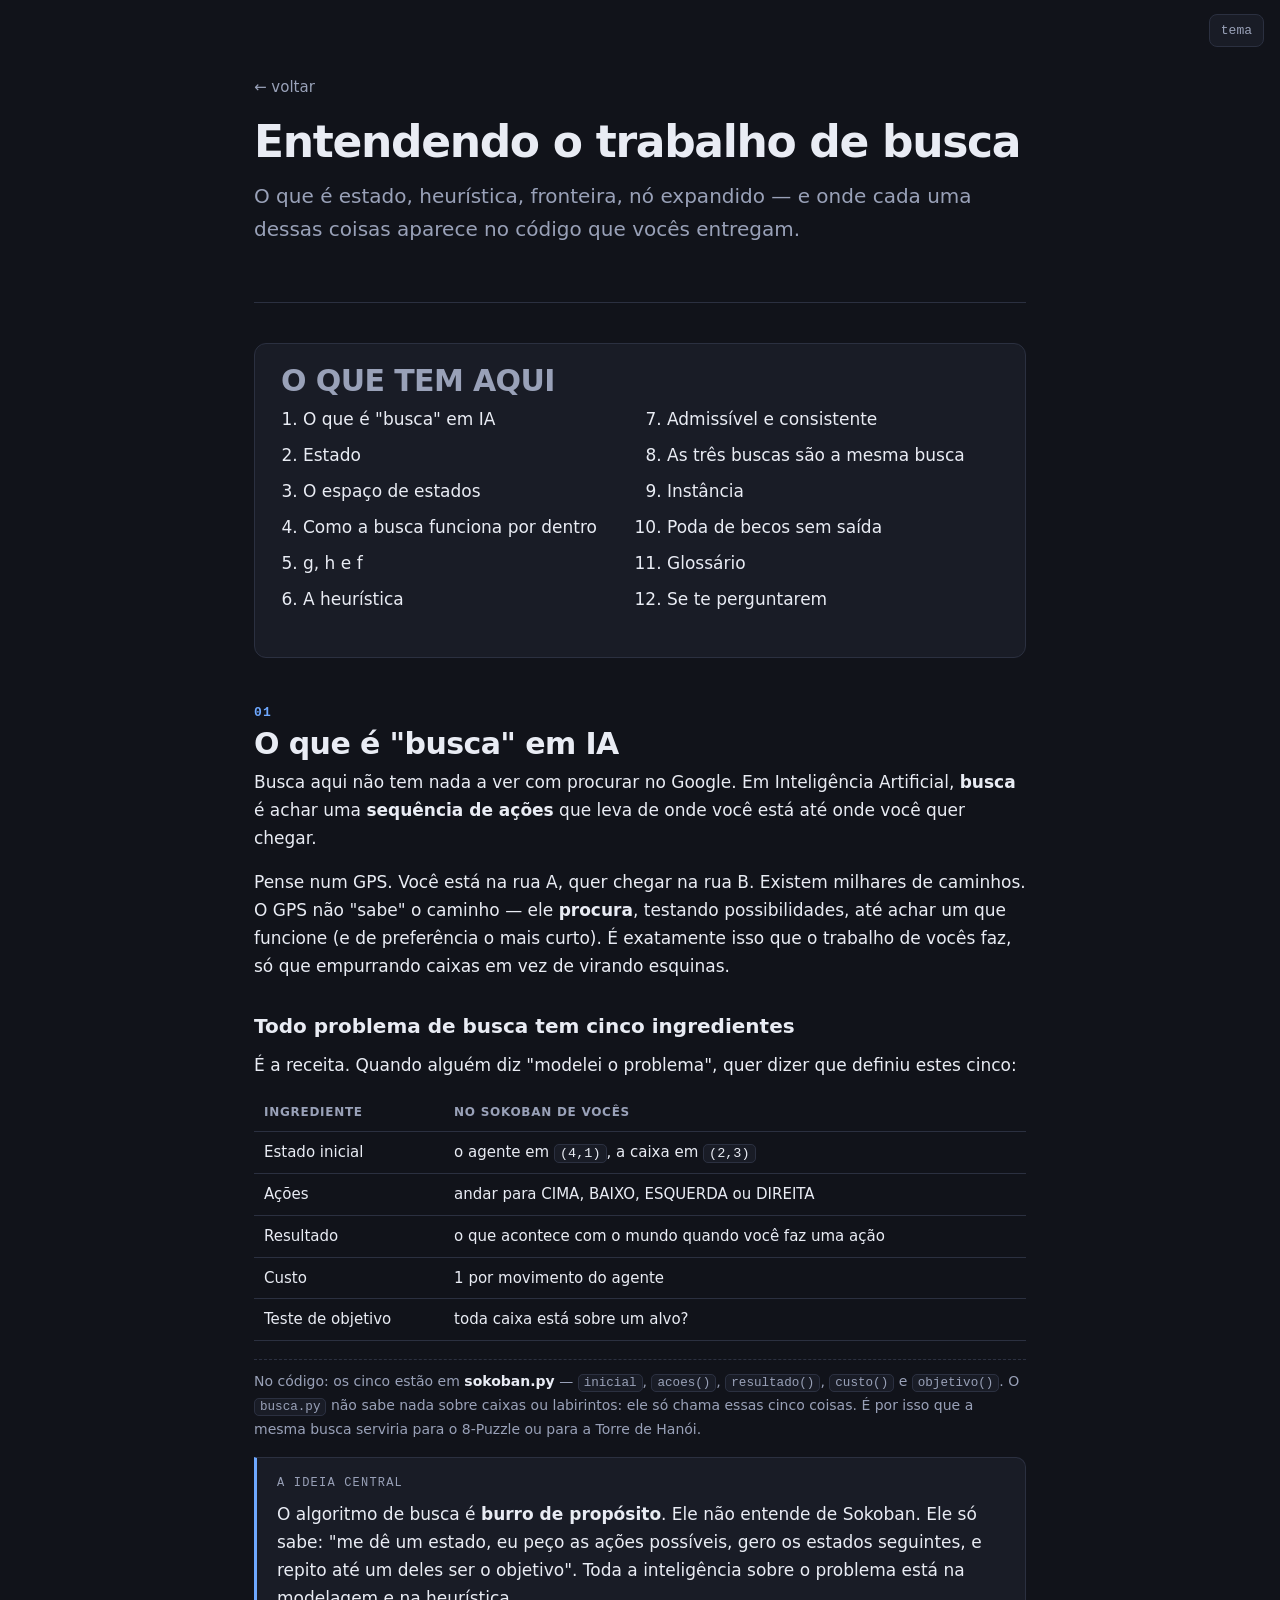
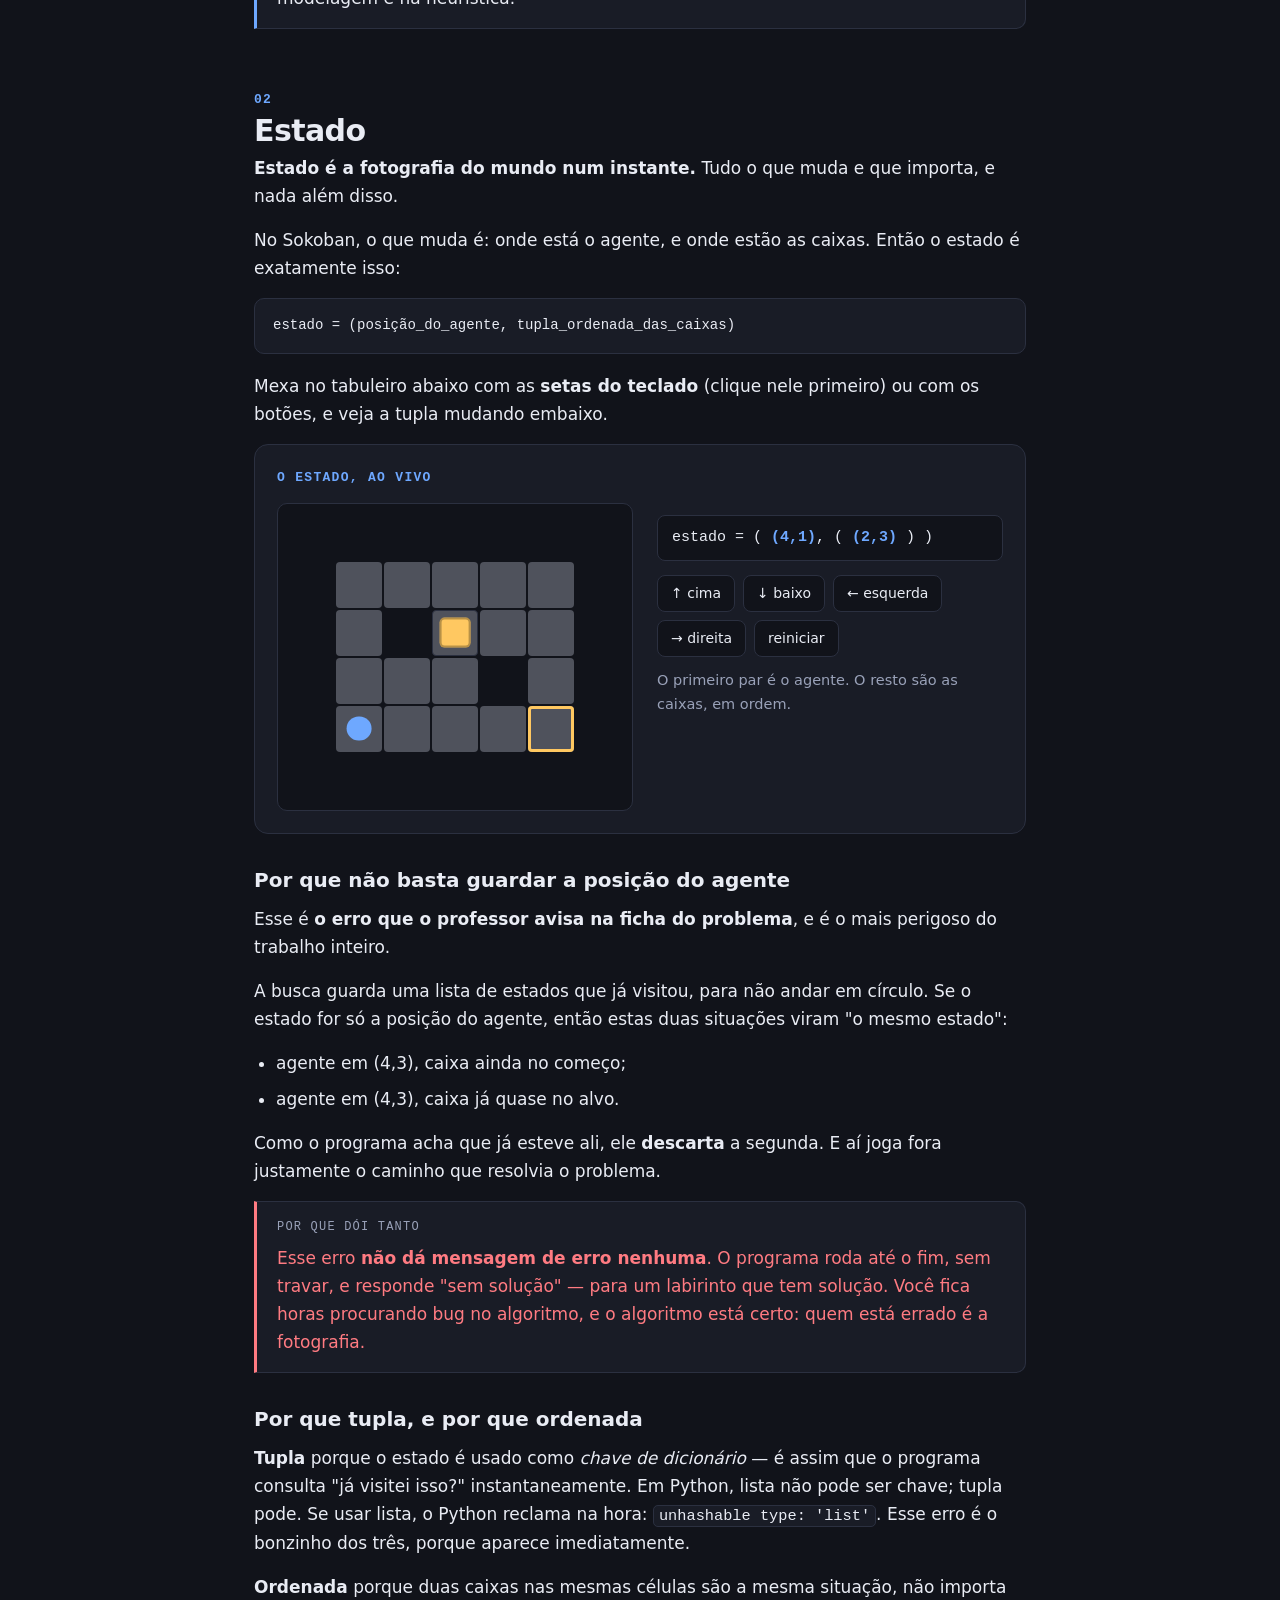
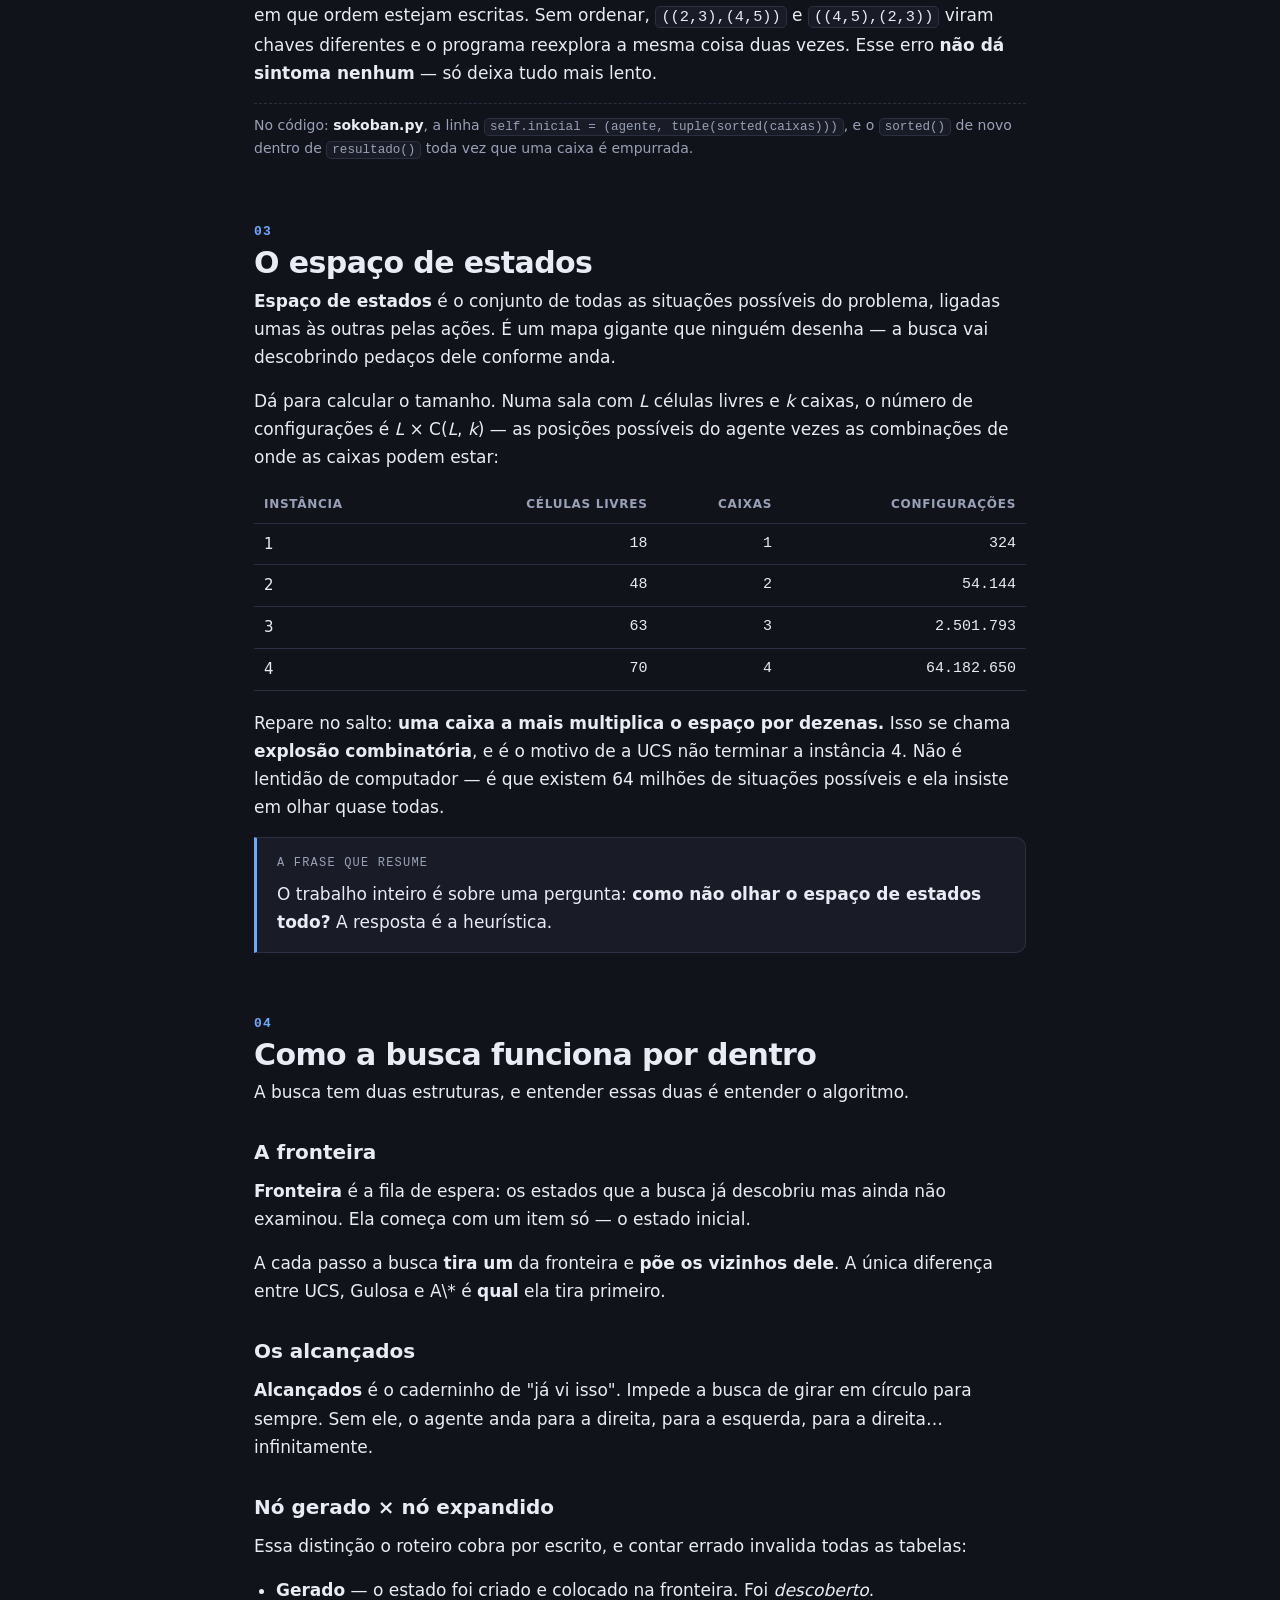
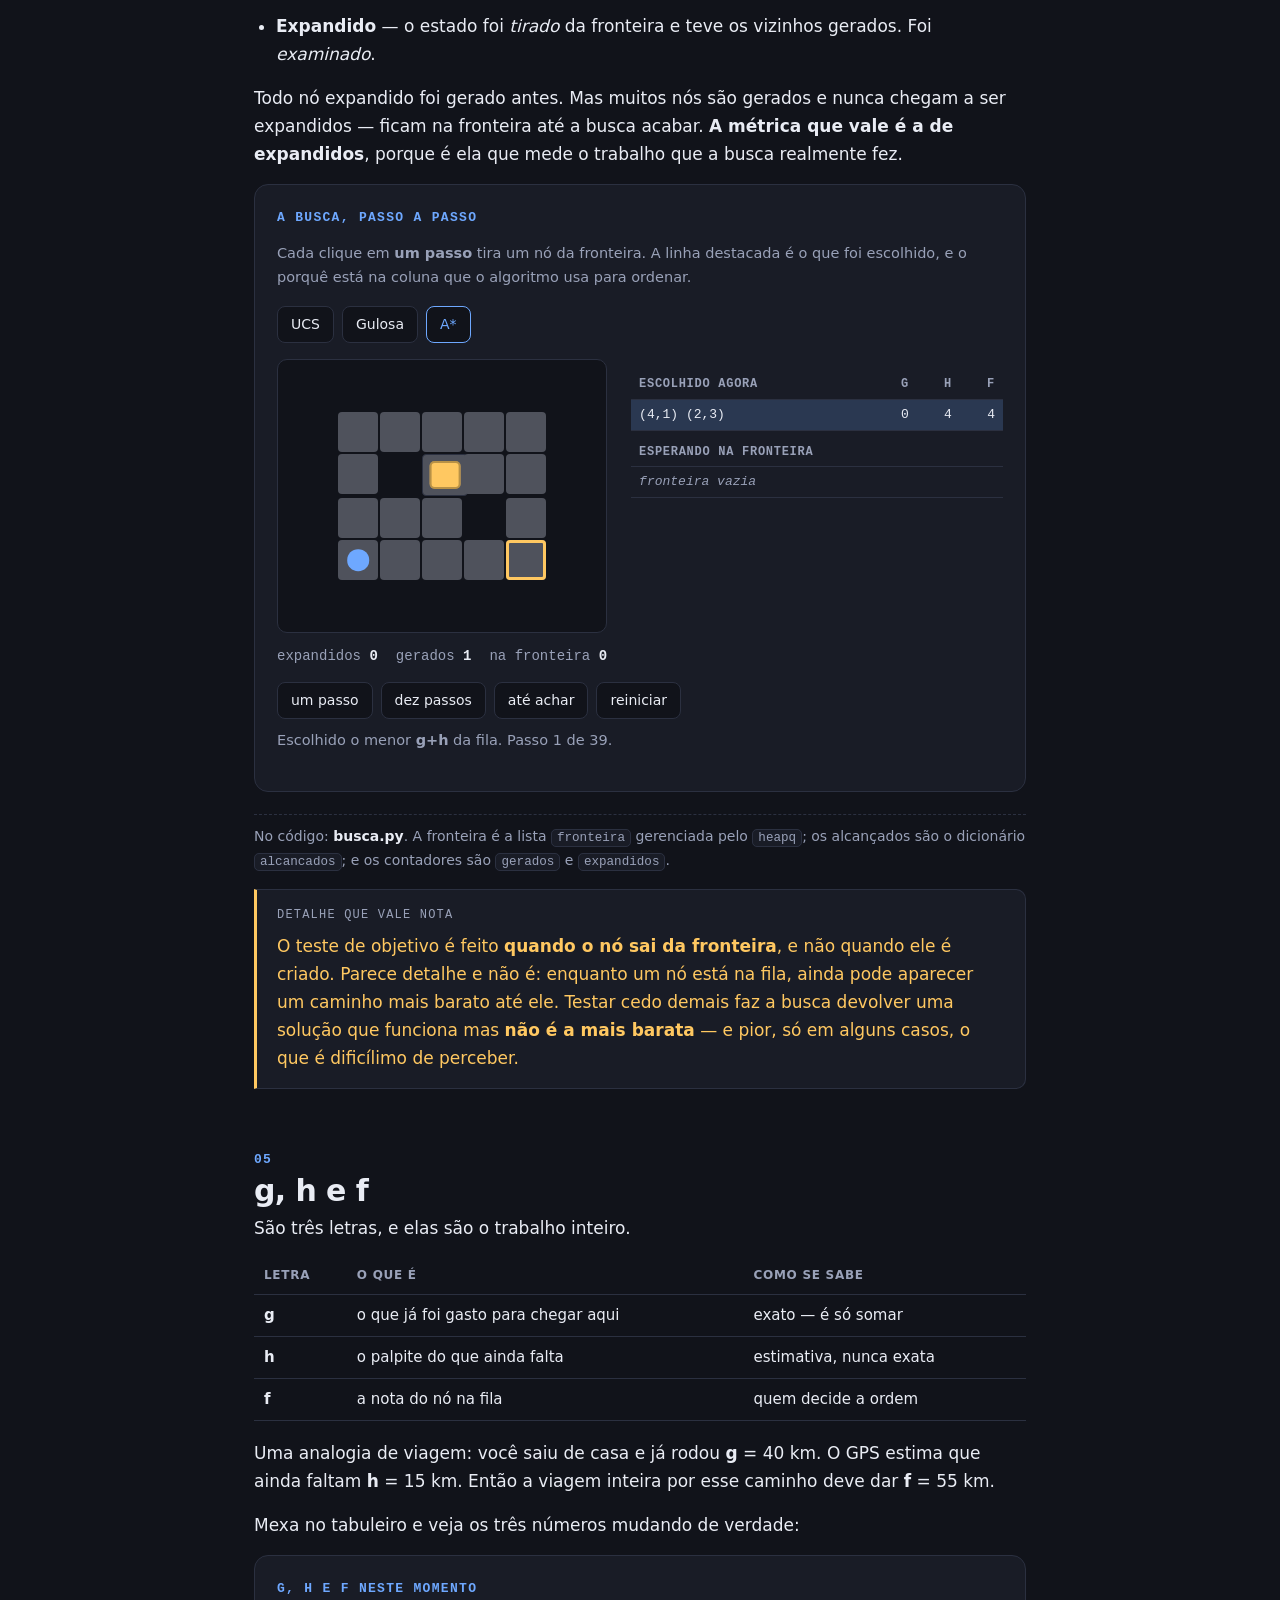
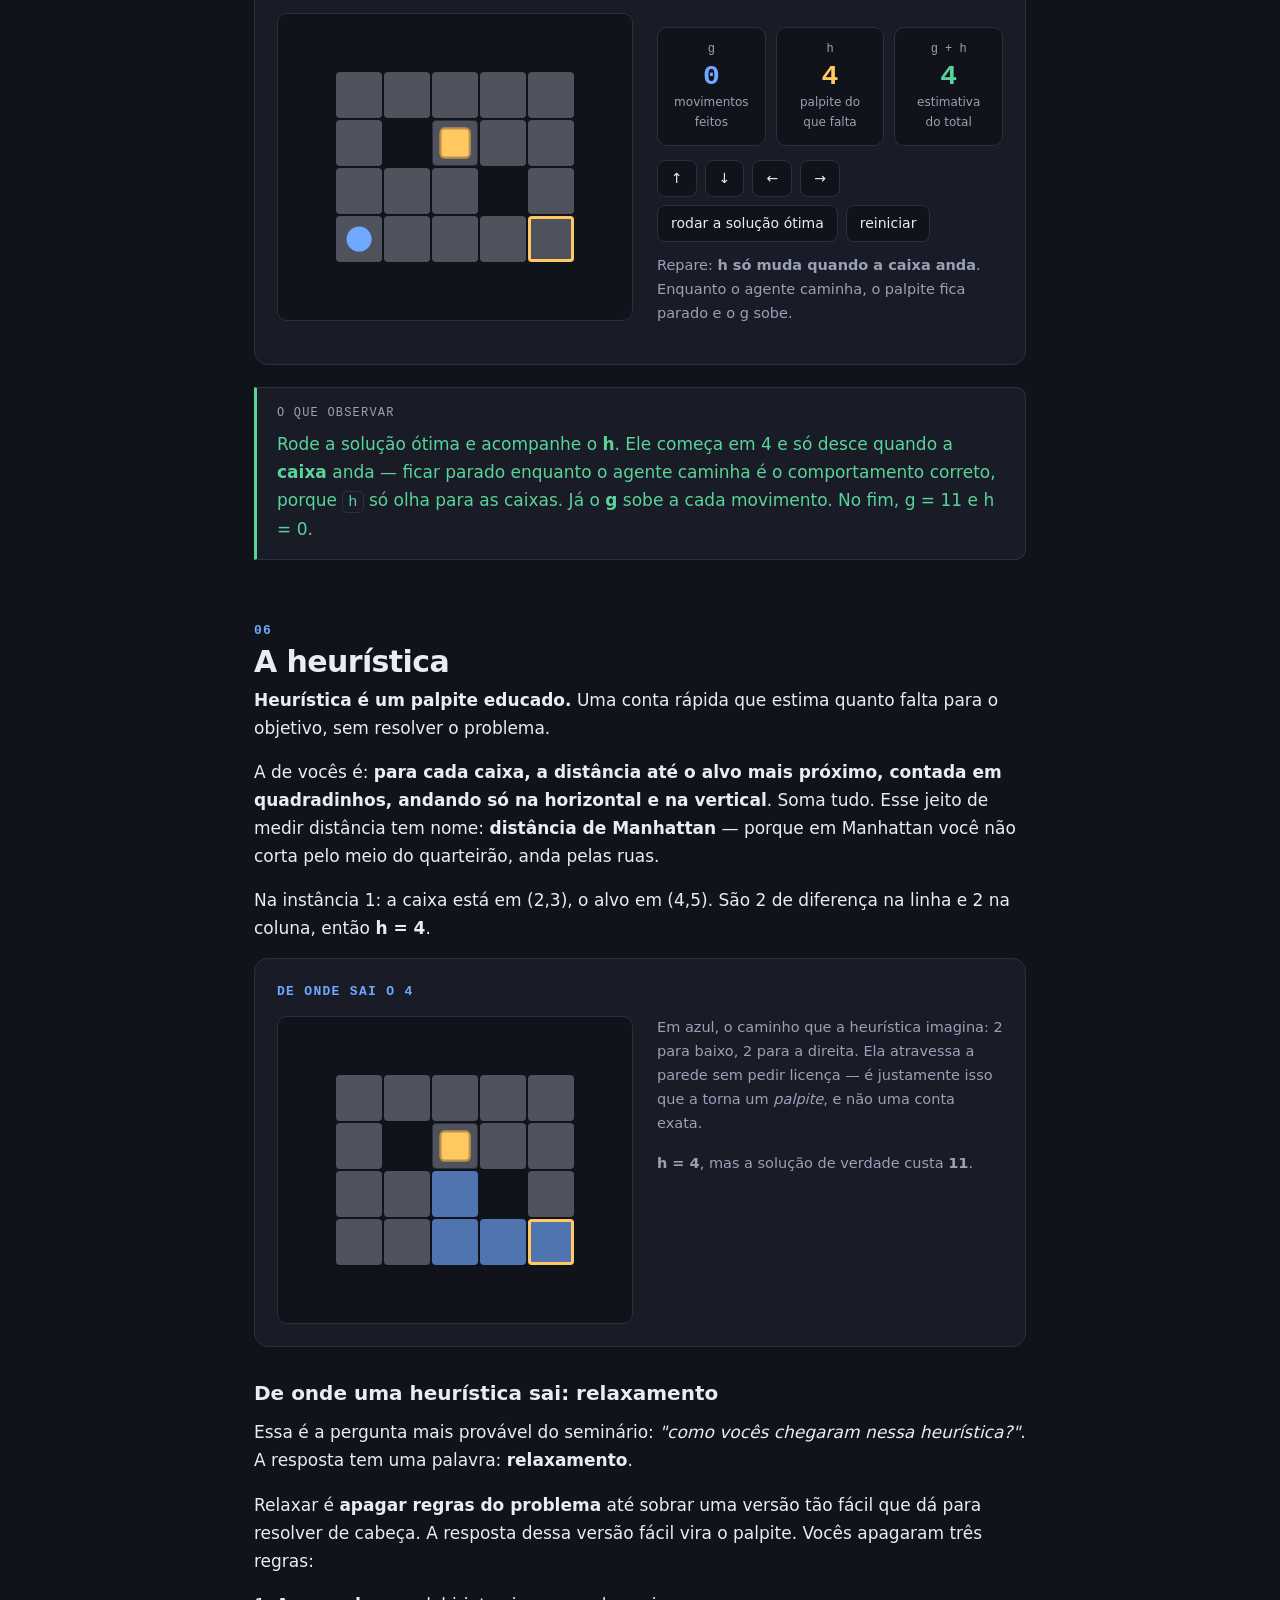
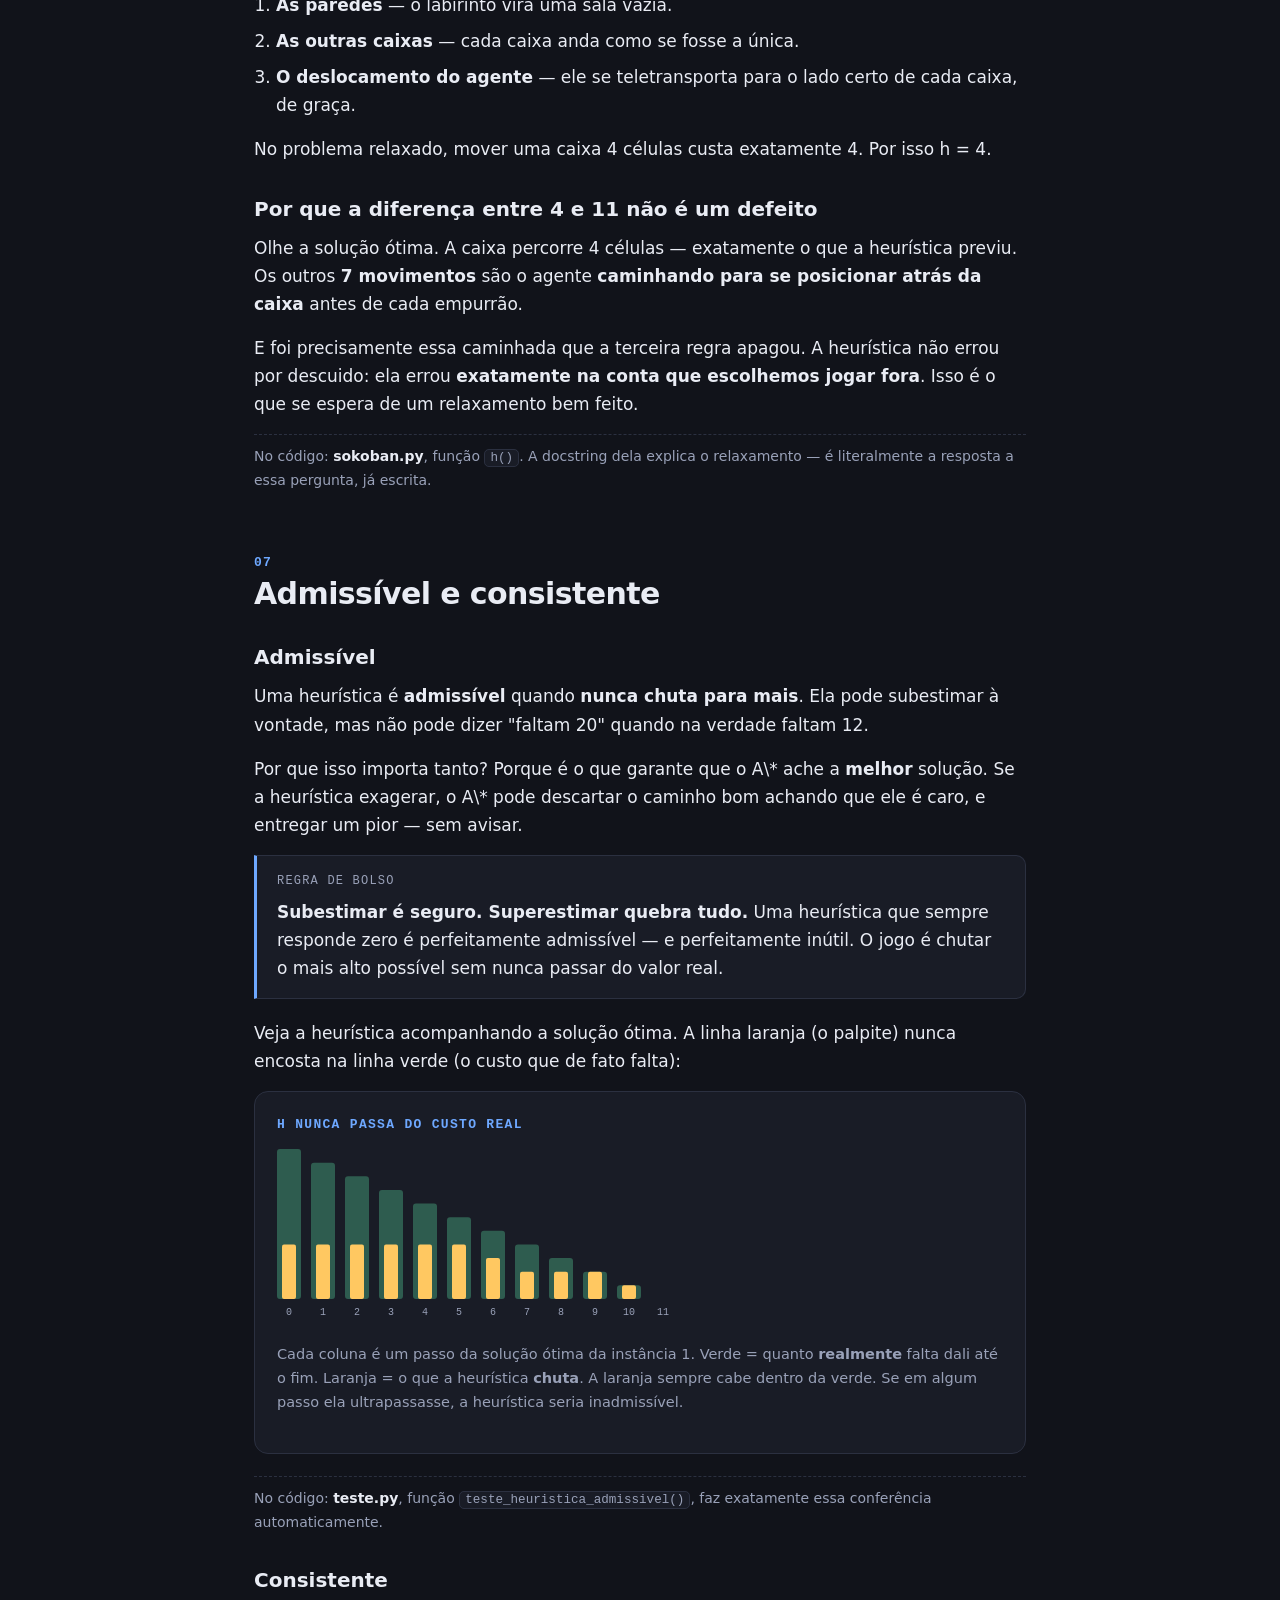
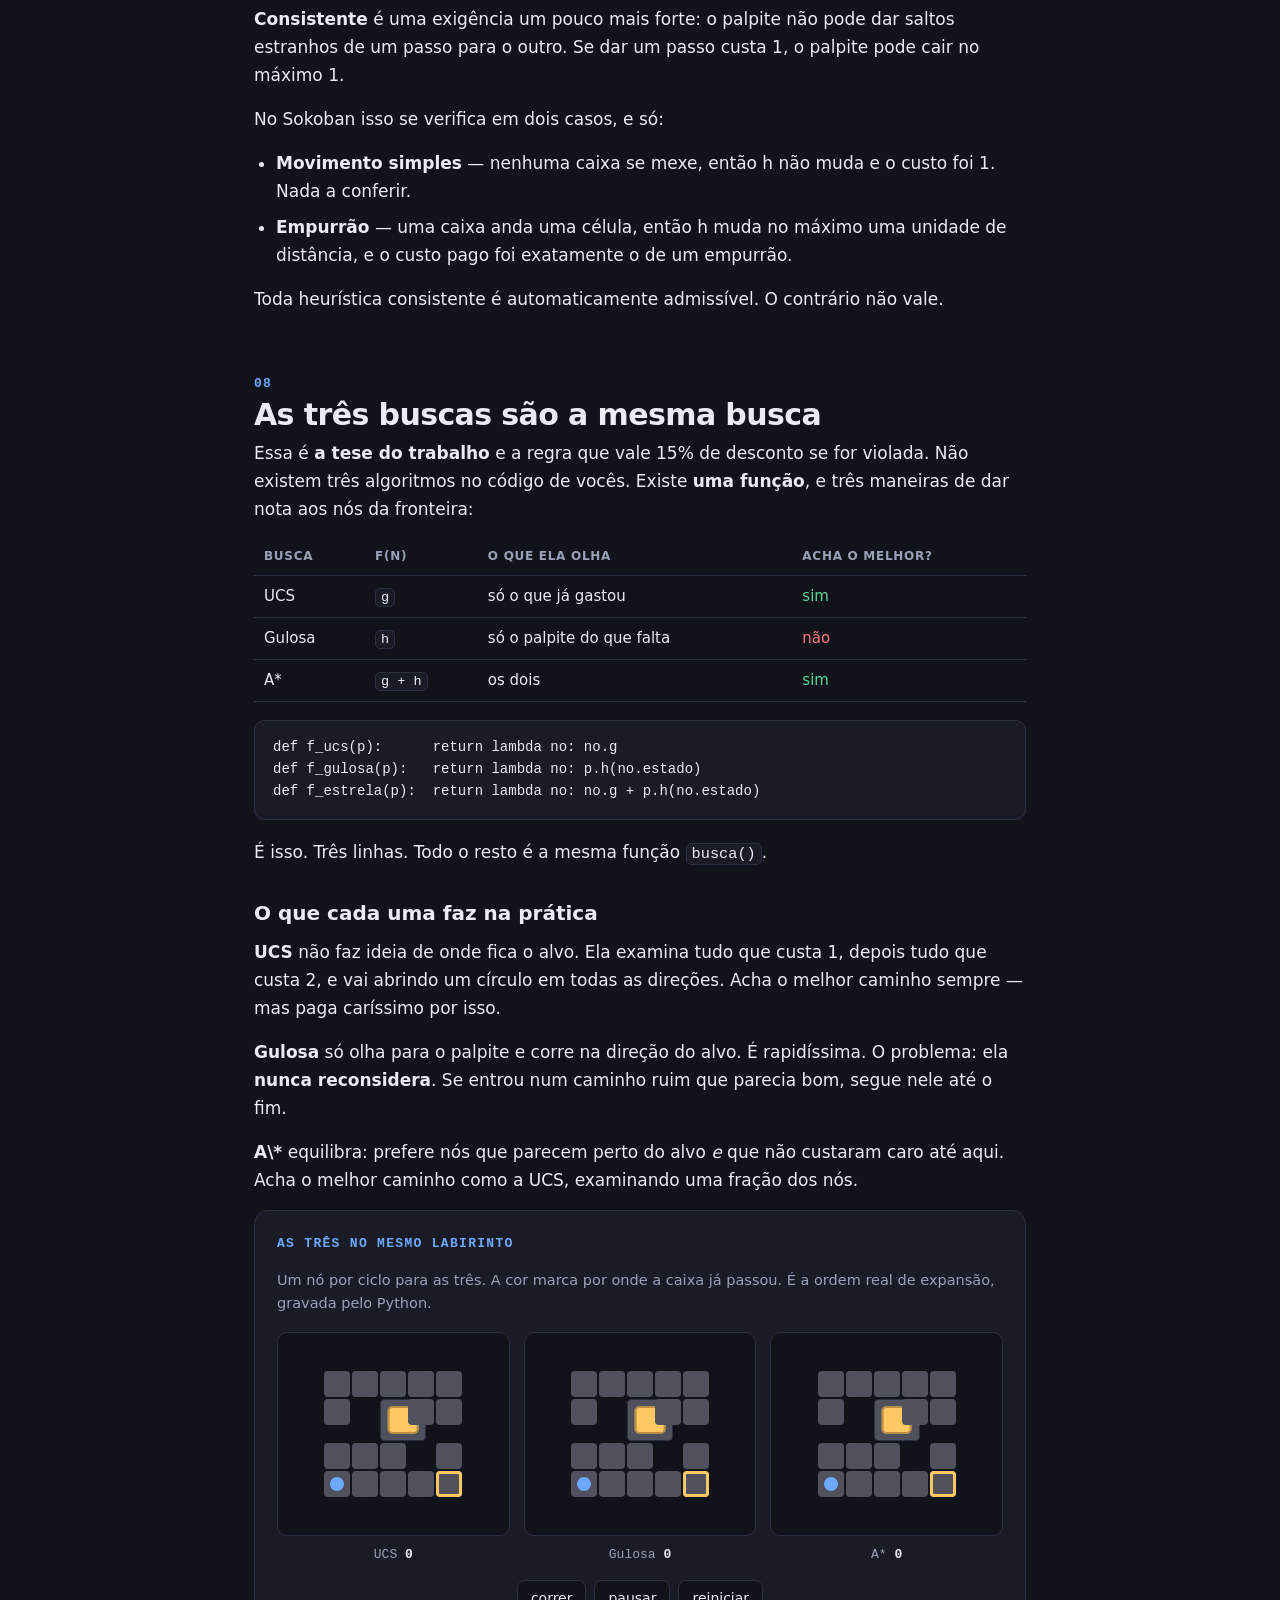
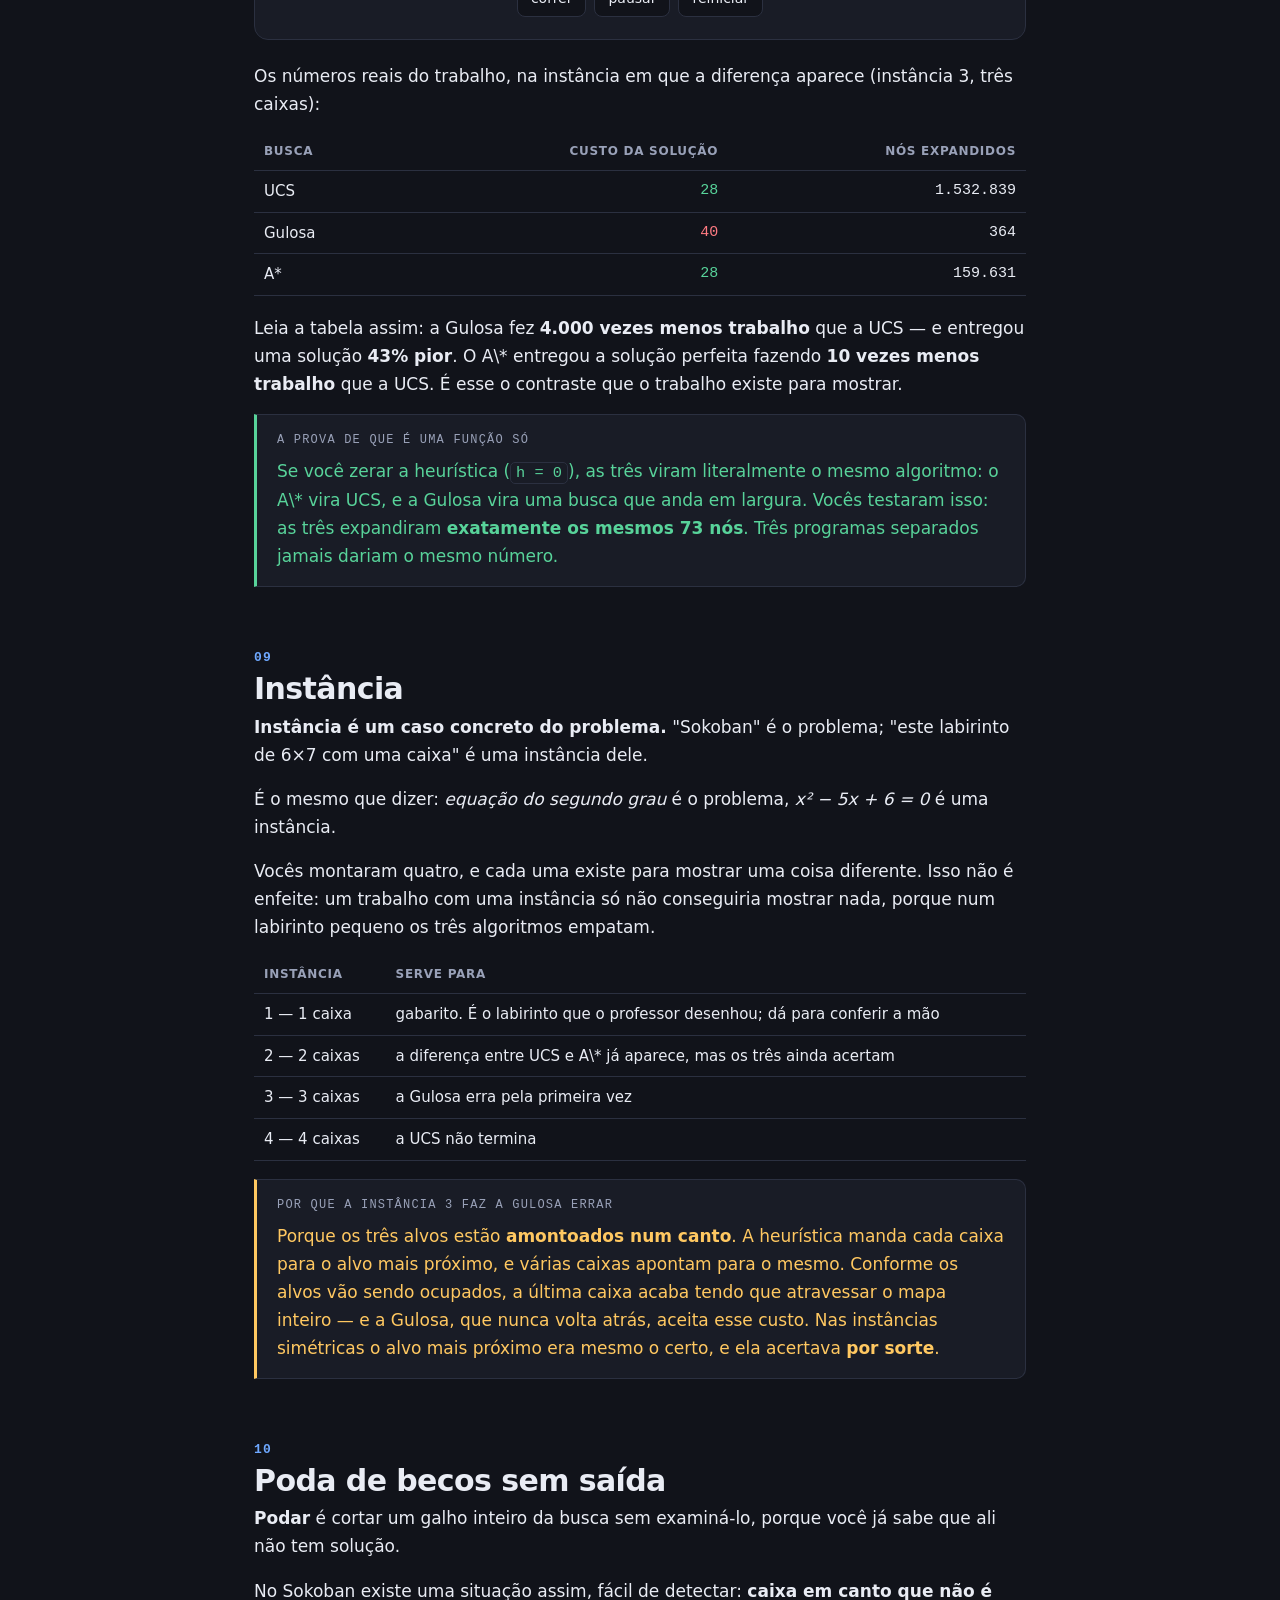
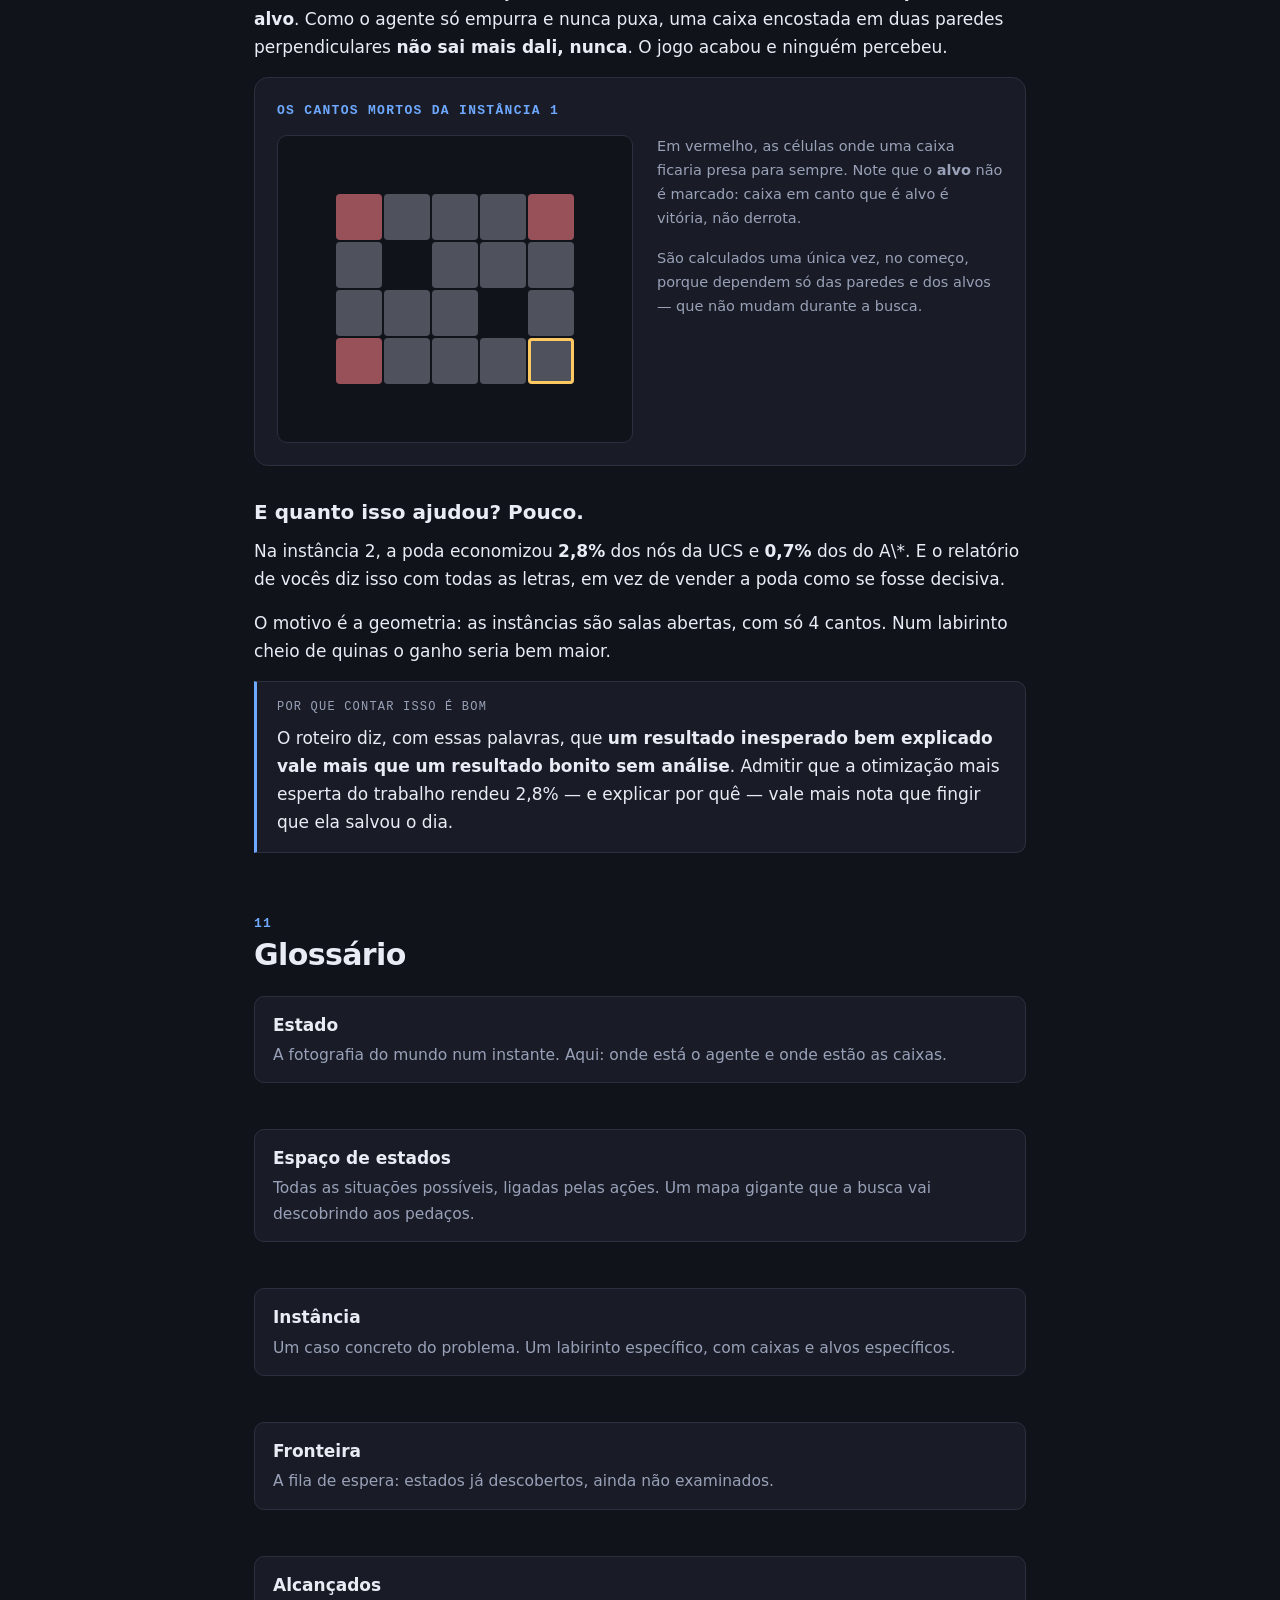
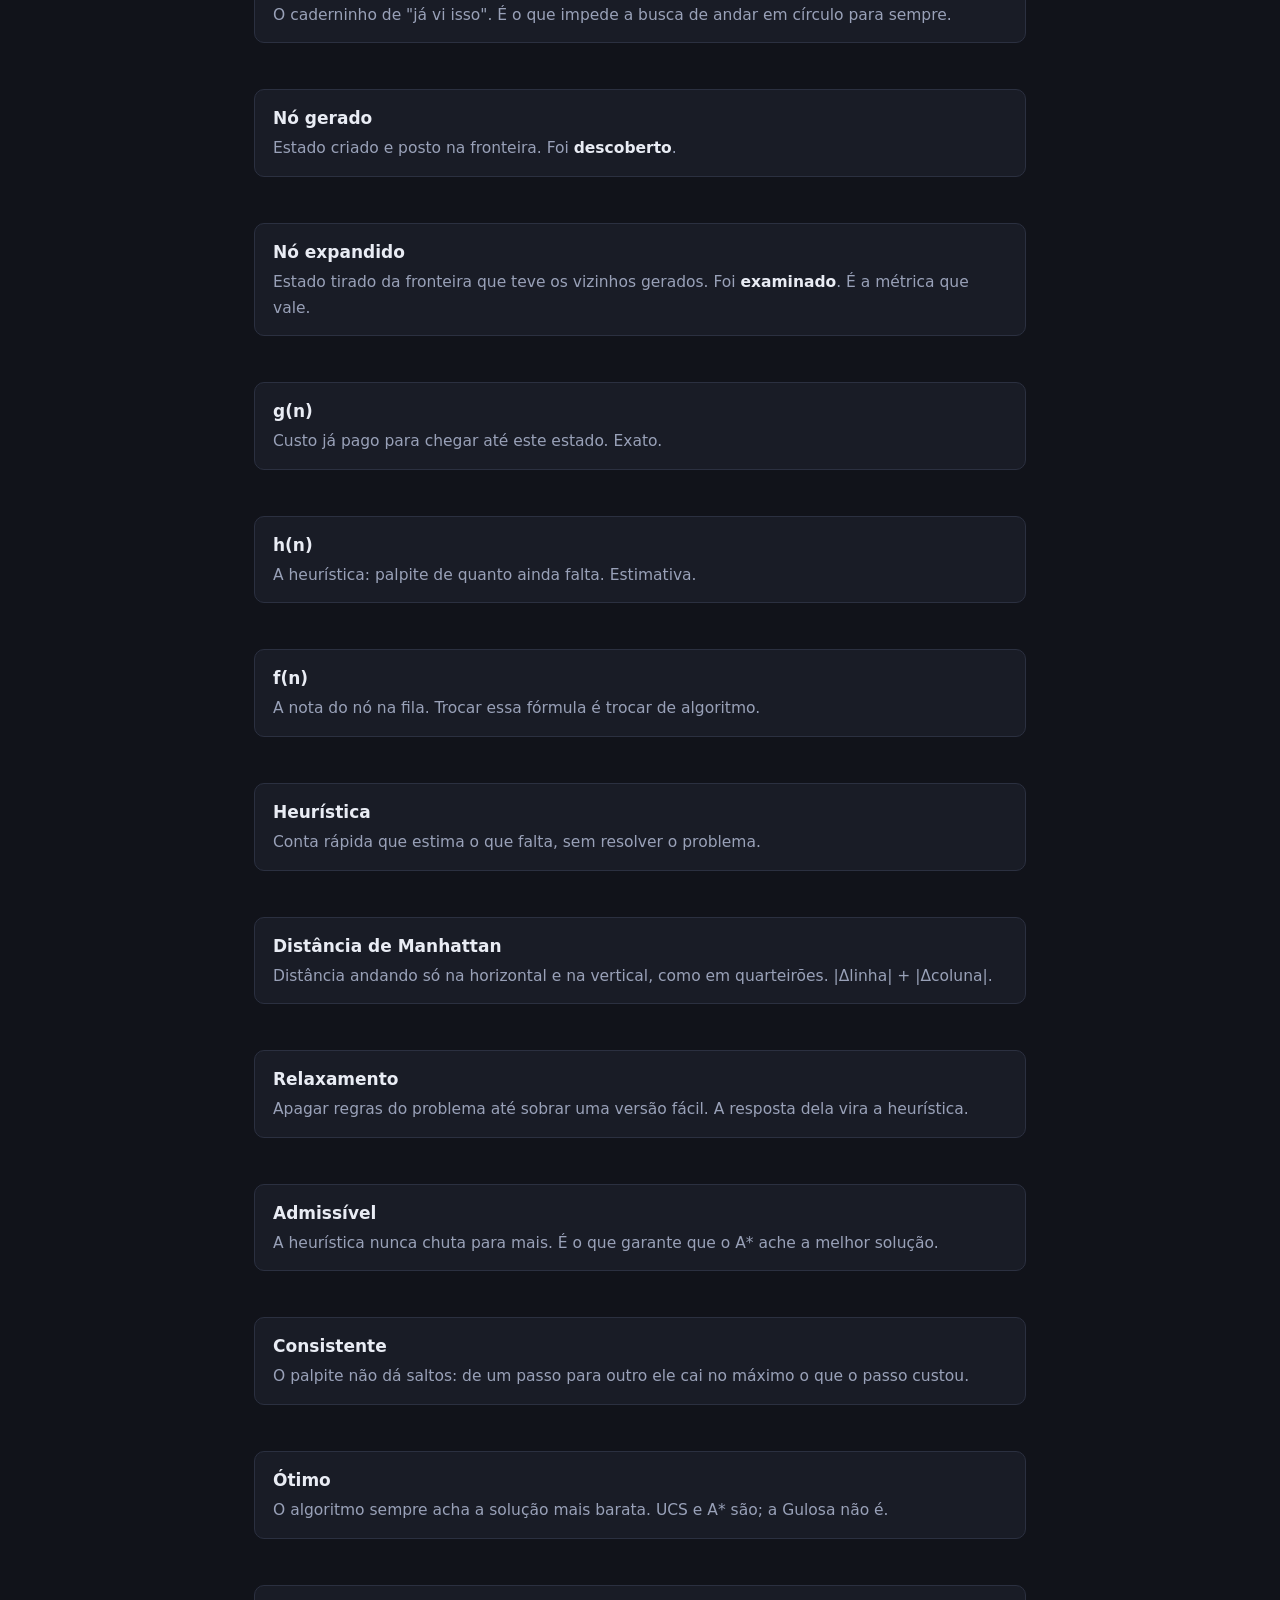
<file: guias/busca-em-ia/index.html>
<!doctype html>
<html lang="pt-BR" data-tema="escuro">
<head>
<meta charset="utf-8">
<meta name="viewport" content="width=device-width, initial-scale=1">
<title>Entendendo busca em IA — guia do trabalho</title>
<link rel="stylesheet" href="../../assets/style.css">
<link rel="stylesheet" href="guia.css">
</head>
<body>

<button class="tema" id="botao-tema">tema</button>

<div class="guia">

<header class="topo">
  <a class="volta" href="../../">&larr; voltar</a>
  <h1>Entendendo o trabalho de busca</h1>
  <p>O que é estado, heurística, fronteira, nó expandido — e onde cada uma
     dessas coisas aparece no código que vocês entregam.</p>
</header>

<nav class="indice">
  <h2>O que tem aqui</h2>
  <ol>
    <li><a href="#o-que-e">O que é "busca" em IA</a></li>
    <li><a href="#estado">Estado</a></li>
    <li><a href="#espaco">O espaço de estados</a></li>
    <li><a href="#dentro">Como a busca funciona por dentro</a></li>
    <li><a href="#ghf">g, h e f</a></li>
    <li><a href="#heuristica">A heurística</a></li>
    <li><a href="#admissivel">Admissível e consistente</a></li>
    <li><a href="#tres">As três buscas são a mesma busca</a></li>
    <li><a href="#instancia">Instância</a></li>
    <li><a href="#poda">Poda de becos sem saída</a></li>
    <li><a href="#glossario">Glossário</a></li>
    <li><a href="#perguntas">Se te perguntarem</a></li>
  </ol>
</nav>

<!-- ===================================================================== -->
<section id="o-que-e">
  <h2><span class="num">01</span>O que é "busca" em IA</h2>

  <p>Busca aqui não tem nada a ver com procurar no Google. Em Inteligência
     Artificial, <b>busca</b> é achar uma <b>sequência de ações</b> que leva de
     onde você está até onde você quer chegar.</p>

  <p>Pense num GPS. Você está na rua A, quer chegar na rua B. Existem milhares
     de caminhos. O GPS não "sabe" o caminho — ele <b>procura</b>, testando
     possibilidades, até achar um que funcione (e de preferência o mais curto).
     É exatamente isso que o trabalho de vocês faz, só que empurrando caixas em
     vez de virando esquinas.</p>

  <h3>Todo problema de busca tem cinco ingredientes</h3>

  <p>É a receita. Quando alguém diz "modelei o problema", quer dizer que
     definiu estes cinco:</p>

  <table>
    <tr><th>Ingrediente</th><th style="text-align:left">No Sokoban de vocês</th></tr>
    <tr><td>Estado inicial</td><td style="text-align:left">o agente em <code>(4,1)</code>, a caixa em <code>(2,3)</code></td></tr>
    <tr><td>Ações</td><td style="text-align:left">andar para CIMA, BAIXO, ESQUERDA ou DIREITA</td></tr>
    <tr><td>Resultado</td><td style="text-align:left">o que acontece com o mundo quando você faz uma ação</td></tr>
    <tr><td>Custo</td><td style="text-align:left">1 por movimento do agente</td></tr>
    <tr><td>Teste de objetivo</td><td style="text-align:left">toda caixa está sobre um alvo?</td></tr>
  </table>

  <p class="no-codigo">No código: os cinco estão em <b>sokoban.py</b> —
     <code>inicial</code>, <code>acoes()</code>, <code>resultado()</code>,
     <code>custo()</code> e <code>objetivo()</code>. O <code>busca.py</code> não
     sabe nada sobre caixas ou labirintos: ele só chama essas cinco coisas. É por
     isso que a mesma busca serviria para o 8-Puzzle ou para a Torre de Hanói.</p>

  <div class="nota">
    <span class="rotulo">a ideia central</span>
    <p>O algoritmo de busca é <b>burro de propósito</b>. Ele não entende de
       Sokoban. Ele só sabe: "me dê um estado, eu peço as ações possíveis, gero
       os estados seguintes, e repito até um deles ser o objetivo". Toda a
       inteligência sobre o problema está na modelagem e na heurística.</p>
  </div>
</section>

<!-- ===================================================================== -->
<section id="estado">
  <h2><span class="num">02</span>Estado</h2>

  <p><b>Estado é a fotografia do mundo num instante.</b> Tudo o que muda e que
     importa, e nada além disso.</p>

  <p>No Sokoban, o que muda é: onde está o agente, e onde estão as caixas. Então
     o estado é exatamente isso:</p>

  <pre><code>estado = (posição_do_agente, tupla_ordenada_das_caixas)</code></pre>

  <p>Mexa no tabuleiro abaixo com as <b>setas do teclado</b> (clique nele
     primeiro) ou com os botões, e veja a tupla mudando embaixo.</p>

  <div class="painel">
    <h4>o estado, ao vivo</h4>
    <div class="lado-a-lado">
      <div><div id="tab-estado"></div></div>
      <div>
        <div class="estado-tupla" id="tupla-estado"></div>
        <div class="botoes">
          <button data-mover="CIMA">↑ cima</button>
          <button data-mover="BAIXO">↓ baixo</button>
          <button data-mover="ESQUERDA">← esquerda</button>
          <button data-mover="DIREITA">→ direita</button>
          <button data-mover="reiniciar">reiniciar</button>
        </div>
        <p class="miudo" id="aviso-estado" style="margin-top:12px"></p>
      </div>
    </div>
  </div>

  <h3>Por que não basta guardar a posição do agente</h3>

  <p>Esse é <b>o erro que o professor avisa na ficha do problema</b>, e é o mais
     perigoso do trabalho inteiro.</p>

  <p>A busca guarda uma lista de estados que já visitou, para não andar em
     círculo. Se o estado for só a posição do agente, então estas duas situações
     viram "o mesmo estado":</p>

  <ul>
    <li>agente em (4,3), caixa ainda no começo;</li>
    <li>agente em (4,3), caixa já quase no alvo.</li>
  </ul>

  <p>Como o programa acha que já esteve ali, ele <b>descarta</b> a segunda. E aí
     joga fora justamente o caminho que resolvia o problema.</p>

  <div class="nota erro">
    <span class="rotulo">por que dói tanto</span>
    <p>Esse erro <b>não dá mensagem de erro nenhuma</b>. O programa roda até o
       fim, sem travar, e responde "sem solução" — para um labirinto que tem
       solução. Você fica horas procurando bug no algoritmo, e o algoritmo está
       certo: quem está errado é a fotografia.</p>
  </div>

  <h3>Por que tupla, e por que ordenada</h3>

  <p><b>Tupla</b> porque o estado é usado como <i>chave de dicionário</i> — é
     assim que o programa consulta "já visitei isso?" instantaneamente. Em
     Python, lista não pode ser chave; tupla pode. Se usar lista, o Python
     reclama na hora: <code>unhashable type: 'list'</code>. Esse erro é o bonzinho
     dos três, porque aparece imediatamente.</p>

  <p><b>Ordenada</b> porque duas caixas nas mesmas células são a mesma situação,
     não importa em que ordem estejam escritas. Sem ordenar,
     <code>((2,3),(4,5))</code> e <code>((4,5),(2,3))</code> viram chaves
     diferentes e o programa reexplora a mesma coisa duas vezes. Esse erro
     <b>não dá sintoma nenhum</b> — só deixa tudo mais lento.</p>

  <p class="no-codigo">No código: <b>sokoban.py</b>, a linha
     <code>self.inicial = (agente, tuple(sorted(caixas)))</code>, e o
     <code>sorted()</code> de novo dentro de <code>resultado()</code> toda vez
     que uma caixa é empurrada.</p>
</section>

<!-- ===================================================================== -->
<section id="espaco">
  <h2><span class="num">03</span>O espaço de estados</h2>

  <p><b>Espaço de estados</b> é o conjunto de todas as situações possíveis do
     problema, ligadas umas às outras pelas ações. É um mapa gigante que
     ninguém desenha — a busca vai descobrindo pedaços dele conforme anda.</p>

  <p>Dá para calcular o tamanho. Numa sala com <i>L</i> células livres e
     <i>k</i> caixas, o número de configurações é
     <i>L</i> × C(<i>L</i>, <i>k</i>) — as posições possíveis do agente vezes as
     combinações de onde as caixas podem estar:</p>

  <table>
    <tr><th>Instância</th><th>Células livres</th><th>Caixas</th><th>Configurações</th></tr>
    <tr><td>1</td><td class="num">18</td><td class="num">1</td><td class="num">324</td></tr>
    <tr><td>2</td><td class="num">48</td><td class="num">2</td><td class="num">54.144</td></tr>
    <tr><td>3</td><td class="num">63</td><td class="num">3</td><td class="num">2.501.793</td></tr>
    <tr><td>4</td><td class="num">70</td><td class="num">4</td><td class="num">64.182.650</td></tr>
  </table>

  <p>Repare no salto: <b>uma caixa a mais multiplica o espaço por dezenas.</b>
     Isso se chama <b>explosão combinatória</b>, e é o motivo de a UCS não
     terminar a instância 4. Não é lentidão de computador — é que existem 64
     milhões de situações possíveis e ela insiste em olhar quase todas.</p>

  <div class="nota">
    <span class="rotulo">a frase que resume</span>
    <p>O trabalho inteiro é sobre uma pergunta: <b>como não olhar o espaço de
       estados todo?</b> A resposta é a heurística.</p>
  </div>
</section>

<!-- ===================================================================== -->
<section id="dentro">
  <h2><span class="num">04</span>Como a busca funciona por dentro</h2>

  <p>A busca tem duas estruturas, e entender essas duas é entender o algoritmo.</p>

  <h3>A fronteira</h3>
  <p><b>Fronteira</b> é a fila de espera: os estados que a busca já descobriu mas
     ainda não examinou. Ela começa com um item só — o estado inicial.</p>
  <p>A cada passo a busca <b>tira um</b> da fronteira e <b>põe os vizinhos dele</b>.
     A única diferença entre UCS, Gulosa e A\* é <b>qual</b> ela tira primeiro.</p>

  <h3>Os alcançados</h3>
  <p><b>Alcançados</b> é o caderninho de "já vi isso". Impede a busca de girar
     em círculo para sempre. Sem ele, o agente anda para a direita, para a
     esquerda, para a direita… infinitamente.</p>

  <h3>Nó gerado × nó expandido</h3>
  <p>Essa distinção o roteiro cobra por escrito, e contar errado invalida todas
     as tabelas:</p>
  <ul>
    <li><b>Gerado</b> — o estado foi criado e colocado na fronteira. Foi
        <i>descoberto</i>.</li>
    <li><b>Expandido</b> — o estado foi <i>tirado</i> da fronteira e teve os
        vizinhos gerados. Foi <i>examinado</i>.</li>
  </ul>
  <p>Todo nó expandido foi gerado antes. Mas muitos nós são gerados e nunca
     chegam a ser expandidos — ficam na fronteira até a busca acabar.
     <b>A métrica que vale é a de expandidos</b>, porque é ela que mede o
     trabalho que a busca realmente fez.</p>

  <div class="painel">
    <h4>a busca, passo a passo</h4>
    <p class="miudo">Cada clique em <b>um passo</b> tira um nó da fronteira. A
       linha destacada é o que foi escolhido, e o porquê está na coluna que o
       algoritmo usa para ordenar.</p>
    <div class="botoes" id="alg-passo">
      <button data-alg="ucs">UCS</button>
      <button data-alg="gulosa">Gulosa</button>
      <button data-alg="estrela" class="ligado">A*</button>
    </div>
    <div class="lado-a-lado" style="margin-top:16px">
      <div>
        <div id="tab-passo"></div>
        <div class="contadores" id="cont-passo"></div>
      </div>
      <div>
        <div class="fronteira" id="fronteira-passo"></div>
      </div>
    </div>
    <div class="botoes">
      <button data-passo="um">um passo</button>
      <button data-passo="dez">dez passos</button>
      <button data-passo="fim">até achar</button>
      <button data-passo="reiniciar">reiniciar</button>
    </div>
    <p class="miudo" id="aviso-passo" style="margin-top:10px"></p>
  </div>

  <p class="no-codigo">No código: <b>busca.py</b>. A fronteira é a lista
     <code>fronteira</code> gerenciada pelo <code>heapq</code>; os alcançados são
     o dicionário <code>alcancados</code>; e os contadores são
     <code>gerados</code> e <code>expandidos</code>.</p>

  <div class="nota alerta">
    <span class="rotulo">detalhe que vale nota</span>
    <p>O teste de objetivo é feito <b>quando o nó sai da fronteira</b>, e não
       quando ele é criado. Parece detalhe e não é: enquanto um nó está na fila,
       ainda pode aparecer um caminho mais barato até ele. Testar cedo demais faz
       a busca devolver uma solução que funciona mas <b>não é a mais barata</b> —
       e pior, só em alguns casos, o que é dificílimo de perceber.</p>
  </div>
</section>

<!-- ===================================================================== -->
<section id="ghf">
  <h2><span class="num">05</span>g, h e f</h2>

  <p>São três letras, e elas são o trabalho inteiro.</p>

  <table>
    <tr><th>Letra</th><th style="text-align:left">O que é</th><th style="text-align:left">Como se sabe</th></tr>
    <tr><td><b>g</b></td><td style="text-align:left">o que já foi gasto para chegar aqui</td><td style="text-align:left">exato — é só somar</td></tr>
    <tr><td><b>h</b></td><td style="text-align:left">o palpite do que ainda falta</td><td style="text-align:left">estimativa, nunca exata</td></tr>
    <tr><td><b>f</b></td><td style="text-align:left">a nota do nó na fila</td><td style="text-align:left">quem decide a ordem</td></tr>
  </table>

  <p>Uma analogia de viagem: você saiu de casa e já rodou <b>g</b> = 40 km. O GPS
     estima que ainda faltam <b>h</b> = 15 km. Então a viagem inteira por esse
     caminho deve dar <b>f</b> = 55 km.</p>

  <p>Mexa no tabuleiro e veja os três números mudando de verdade:</p>

  <div class="painel">
    <h4>g, h e f neste momento</h4>
    <div class="lado-a-lado">
      <div><div id="tab-ghf"></div></div>
      <div>
        <div class="medidores">
          <div class="medidor">
            <div class="nome">g</div><div class="valor destaque" id="v-g">0</div>
            <div class="exp">movimentos feitos</div>
          </div>
          <div class="medidor">
            <div class="nome">h</div><div class="valor alerta" id="v-h">4</div>
            <div class="exp">palpite do que falta</div>
          </div>
          <div class="medidor">
            <div class="nome">g + h</div><div class="valor ok" id="v-f">4</div>
            <div class="exp">estimativa do total</div>
          </div>
        </div>
        <div class="botoes">
          <button data-ghf="CIMA">↑</button>
          <button data-ghf="BAIXO">↓</button>
          <button data-ghf="ESQUERDA">←</button>
          <button data-ghf="DIREITA">→</button>
          <button data-ghf="solucao">rodar a solução ótima</button>
          <button data-ghf="reiniciar">reiniciar</button>
        </div>
        <p class="miudo" id="aviso-ghf" style="margin-top:12px"></p>
      </div>
    </div>
  </div>

  <div class="nota ok">
    <span class="rotulo">o que observar</span>
    <p>Rode a solução ótima e acompanhe o <b>h</b>. Ele começa em 4 e só desce
       quando a <b>caixa</b> anda — ficar parado enquanto o agente caminha é o
       comportamento correto, porque <code>h</code> só olha para as caixas. Já o
       <b>g</b> sobe a cada movimento. No fim, g = 11 e h = 0.</p>
  </div>
</section>

<!-- ===================================================================== -->
<section id="heuristica">
  <h2><span class="num">06</span>A heurística</h2>

  <p><b>Heurística é um palpite educado.</b> Uma conta rápida que estima quanto
     falta para o objetivo, sem resolver o problema.</p>

  <p>A de vocês é: <b>para cada caixa, a distância até o alvo mais próximo,
     contada em quadradinhos, andando só na horizontal e na vertical</b>. Soma
     tudo. Esse jeito de medir distância tem nome: <b>distância de Manhattan</b>
     — porque em Manhattan você não corta pelo meio do quarteirão, anda pelas
     ruas.</p>

  <p>Na instância 1: a caixa está em (2,3), o alvo em (4,5). São 2 de diferença
     na linha e 2 na coluna, então <b>h = 4</b>.</p>

  <div class="painel">
    <h4>de onde sai o 4</h4>
    <div class="lado-a-lado">
      <div><div id="tab-manhattan"></div></div>
      <div>
        <p class="miudo">Em azul, o caminho que a heurística imagina: 2 para
           baixo, 2 para a direita. Ela atravessa a parede sem pedir licença —
           é justamente isso que a torna um <i>palpite</i>, e não uma conta
           exata.</p>
        <p class="miudo"><b>h = 4</b>, mas a solução de verdade custa
           <b>11</b>.</p>
      </div>
    </div>
  </div>

  <h3>De onde uma heurística sai: relaxamento</h3>

  <p>Essa é a pergunta mais provável do seminário: <i>"como vocês chegaram
     nessa heurística?"</i>. A resposta tem uma palavra: <b>relaxamento</b>.</p>

  <p>Relaxar é <b>apagar regras do problema</b> até sobrar uma versão tão fácil
     que dá para resolver de cabeça. A resposta dessa versão fácil vira o
     palpite. Vocês apagaram três regras:</p>

  <ol>
    <li><b>As paredes</b> — o labirinto vira uma sala vazia.</li>
    <li><b>As outras caixas</b> — cada caixa anda como se fosse a única.</li>
    <li><b>O deslocamento do agente</b> — ele se teletransporta para o lado
        certo de cada caixa, de graça.</li>
  </ol>

  <p>No problema relaxado, mover uma caixa 4 células custa exatamente 4. Por isso
     h = 4.</p>

  <h3>Por que a diferença entre 4 e 11 não é um defeito</h3>

  <p>Olhe a solução ótima. A caixa percorre 4 células — exatamente o que a
     heurística previu. Os outros <b>7 movimentos</b> são o agente <b>caminhando
     para se posicionar atrás da caixa</b> antes de cada empurrão.</p>

  <p>E foi precisamente essa caminhada que a terceira regra apagou. A heurística
     não errou por descuido: ela errou <b>exatamente na conta que escolhemos
     jogar fora</b>. Isso é o que se espera de um relaxamento bem feito.</p>

  <p class="no-codigo">No código: <b>sokoban.py</b>, função <code>h()</code>. A
     docstring dela explica o relaxamento — é literalmente a resposta a essa
     pergunta, já escrita.</p>
</section>

<!-- ===================================================================== -->
<section id="admissivel">
  <h2><span class="num">07</span>Admissível e consistente</h2>

  <h3>Admissível</h3>
  <p>Uma heurística é <b>admissível</b> quando <b>nunca chuta para mais</b>. Ela
     pode subestimar à vontade, mas não pode dizer "faltam 20" quando na verdade
     faltam 12.</p>

  <p>Por que isso importa tanto? Porque é o que garante que o A\* ache a
     <b>melhor</b> solução. Se a heurística exagerar, o A\* pode descartar o
     caminho bom achando que ele é caro, e entregar um pior — sem avisar.</p>

  <div class="nota">
    <span class="rotulo">regra de bolso</span>
    <p><b>Subestimar é seguro. Superestimar quebra tudo.</b> Uma heurística que
       sempre responde zero é perfeitamente admissível — e perfeitamente inútil.
       O jogo é chutar o mais alto possível sem nunca passar do valor real.</p>
  </div>

  <p>Veja a heurística acompanhando a solução ótima. A linha laranja (o palpite)
     nunca encosta na linha verde (o custo que de fato falta):</p>

  <div class="painel">
    <h4>h nunca passa do custo real</h4>
    <div id="grafico-admissivel"></div>
    <p class="miudo" style="margin-top:10px">Cada coluna é um passo da solução
       ótima da instância 1. Verde = quanto <b>realmente</b> falta dali até o
       fim. Laranja = o que a heurística <b>chuta</b>. A laranja sempre cabe
       dentro da verde. Se em algum passo ela ultrapassasse, a heurística seria
       inadmissível.</p>
  </div>

  <p class="no-codigo">No código: <b>teste.py</b>, função
     <code>teste_heuristica_admissivel()</code>, faz exatamente essa conferência
     automaticamente.</p>

  <h3>Consistente</h3>
  <p><b>Consistente</b> é uma exigência um pouco mais forte: o palpite não pode
     dar saltos estranhos de um passo para o outro. Se dar um passo custa 1, o
     palpite pode cair no máximo 1.</p>
  <p>No Sokoban isso se verifica em dois casos, e só:</p>
  <ul>
    <li><b>Movimento simples</b> — nenhuma caixa se mexe, então h não muda e o
        custo foi 1. Nada a conferir.</li>
    <li><b>Empurrão</b> — uma caixa anda uma célula, então h muda no máximo uma
        unidade de distância, e o custo pago foi exatamente o de um empurrão.</li>
  </ul>
  <p>Toda heurística consistente é automaticamente admissível. O contrário não
     vale.</p>
</section>

<!-- ===================================================================== -->
<section id="tres">
  <h2><span class="num">08</span>As três buscas são a mesma busca</h2>

  <p>Essa é <b>a tese do trabalho</b> e a regra que vale 15% de desconto se for
     violada. Não existem três algoritmos no código de vocês. Existe
     <b>uma função</b>, e três maneiras de dar nota aos nós da fronteira:</p>

  <table>
    <tr><th>Busca</th><th style="text-align:left">f(n)</th><th style="text-align:left">O que ela olha</th><th style="text-align:left">Acha o melhor?</th></tr>
    <tr><td>UCS</td><td style="text-align:left"><code>g</code></td><td style="text-align:left">só o que já gastou</td><td style="text-align:left" class="ok">sim</td></tr>
    <tr><td>Gulosa</td><td style="text-align:left"><code>h</code></td><td style="text-align:left">só o palpite do que falta</td><td style="text-align:left" class="erro">não</td></tr>
    <tr><td>A*</td><td style="text-align:left"><code>g + h</code></td><td style="text-align:left">os dois</td><td style="text-align:left" class="ok">sim</td></tr>
  </table>

  <pre><code>def f_ucs(p):      return lambda no: no.g
def f_gulosa(p):   return lambda no: p.h(no.estado)
def f_estrela(p):  return lambda no: no.g + p.h(no.estado)</code></pre>

  <p>É isso. Três linhas. Todo o resto é a mesma função <code>busca()</code>.</p>

  <h3>O que cada uma faz na prática</h3>

  <p><b>UCS</b> não faz ideia de onde fica o alvo. Ela examina tudo que custa 1,
     depois tudo que custa 2, e vai abrindo um círculo em todas as direções.
     Acha o melhor caminho sempre — mas paga caríssimo por isso.</p>

  <p><b>Gulosa</b> só olha para o palpite e corre na direção do alvo. É
     rapidíssima. O problema: ela <b>nunca reconsidera</b>. Se entrou num
     caminho ruim que parecia bom, segue nele até o fim.</p>

  <p><b>A\*</b> equilibra: prefere nós que parecem perto do alvo <i>e</i> que não
     custaram caro até aqui. Acha o melhor caminho como a UCS, examinando uma
     fração dos nós.</p>

  <div class="painel">
    <h4>as três no mesmo labirinto</h4>
    <p class="miudo">Um nó por ciclo para as três. A cor marca por onde a caixa
       já passou. É a ordem real de expansão, gravada pelo Python.</p>
    <div class="pistas">
      <div class="pista"><div id="pista-ucs"></div><div class="rotulo" id="r-ucs"></div></div>
      <div class="pista"><div id="pista-gulosa"></div><div class="rotulo" id="r-gulosa"></div></div>
      <div class="pista"><div id="pista-estrela"></div><div class="rotulo" id="r-estrela"></div></div>
    </div>
    <div class="botoes" style="justify-content:center">
      <button data-corrida="correr">correr</button>
      <button data-corrida="pausar">pausar</button>
      <button data-corrida="reiniciar">reiniciar</button>
    </div>
  </div>

  <p>Os números reais do trabalho, na instância em que a diferença aparece
     (instância 3, três caixas):</p>

  <table>
    <tr><th>Busca</th><th>Custo da solução</th><th>Nós expandidos</th></tr>
    <tr><td>UCS</td><td class="num ok">28</td><td class="num">1.532.839</td></tr>
    <tr><td>Gulosa</td><td class="num erro">40</td><td class="num">364</td></tr>
    <tr><td>A*</td><td class="num ok">28</td><td class="num">159.631</td></tr>
  </table>

  <p>Leia a tabela assim: a Gulosa fez <b>4.000 vezes menos trabalho</b> que a
     UCS — e entregou uma solução <b>43% pior</b>. O A\* entregou a solução
     perfeita fazendo <b>10 vezes menos trabalho</b> que a UCS. É esse o
     contraste que o trabalho existe para mostrar.</p>

  <div class="nota ok">
    <span class="rotulo">a prova de que é uma função só</span>
    <p>Se você zerar a heurística (<code>h = 0</code>), as três viram
       literalmente o mesmo algoritmo: o A\* vira UCS, e a Gulosa vira uma busca
       que anda em largura. Vocês testaram isso: as três expandiram
       <b>exatamente os mesmos 73 nós</b>. Três programas separados jamais dariam
       o mesmo número.</p>
  </div>
</section>

<!-- ===================================================================== -->
<section id="instancia">
  <h2><span class="num">09</span>Instância</h2>

  <p><b>Instância é um caso concreto do problema.</b> "Sokoban" é o problema;
     "este labirinto de 6×7 com uma caixa" é uma instância dele.</p>

  <p>É o mesmo que dizer: <i>equação do segundo grau</i> é o problema,
     <i>x² − 5x + 6 = 0</i> é uma instância.</p>

  <p>Vocês montaram quatro, e cada uma existe para mostrar uma coisa
     diferente. Isso não é enfeite: um trabalho com uma instância só não
     conseguiria mostrar nada, porque num labirinto pequeno os três algoritmos
     empatam.</p>

  <table>
    <tr><th>Instância</th><th style="text-align:left">Serve para</th></tr>
    <tr><td>1 — 1 caixa</td><td style="text-align:left">gabarito. É o labirinto que o professor desenhou; dá para conferir a mão</td></tr>
    <tr><td>2 — 2 caixas</td><td style="text-align:left">a diferença entre UCS e A\* já aparece, mas os três ainda acertam</td></tr>
    <tr><td>3 — 3 caixas</td><td style="text-align:left">a Gulosa erra pela primeira vez</td></tr>
    <tr><td>4 — 4 caixas</td><td style="text-align:left">a UCS não termina</td></tr>
  </table>

  <div class="nota alerta">
    <span class="rotulo">por que a instância 3 faz a Gulosa errar</span>
    <p>Porque os três alvos estão <b>amontoados num canto</b>. A heurística manda
       cada caixa para o alvo mais próximo, e várias caixas apontam para o mesmo.
       Conforme os alvos vão sendo ocupados, a última caixa acaba tendo que
       atravessar o mapa inteiro — e a Gulosa, que nunca volta atrás, aceita esse
       custo. Nas instâncias simétricas o alvo mais próximo era mesmo o certo, e
       ela acertava <b>por sorte</b>.</p>
  </div>
</section>

<!-- ===================================================================== -->
<section id="poda">
  <h2><span class="num">10</span>Poda de becos sem saída</h2>

  <p><b>Podar</b> é cortar um galho inteiro da busca sem examiná-lo, porque você
     já sabe que ali não tem solução.</p>

  <p>No Sokoban existe uma situação assim, fácil de detectar: <b>caixa em canto
     que não é alvo</b>. Como o agente só empurra e nunca puxa, uma caixa
     encostada em duas paredes perpendiculares <b>não sai mais dali, nunca</b>. O
     jogo acabou e ninguém percebeu.</p>

  <div class="painel">
    <h4>os cantos mortos da instância 1</h4>
    <div class="lado-a-lado">
      <div><div id="tab-becos"></div></div>
      <div>
        <p class="miudo">Em vermelho, as células onde uma caixa ficaria presa
           para sempre. Note que o <b>alvo</b> não é marcado: caixa em canto que
           é alvo é vitória, não derrota.</p>
        <p class="miudo">São calculados uma única vez, no começo, porque dependem
           só das paredes e dos alvos — que não mudam durante a busca.</p>
      </div>
    </div>
  </div>

  <h3>E quanto isso ajudou? Pouco.</h3>

  <p>Na instância 2, a poda economizou <b>2,8%</b> dos nós da UCS e <b>0,7%</b>
     dos do A\*. E o relatório de vocês diz isso com todas as letras, em vez de
     vender a poda como se fosse decisiva.</p>

  <p>O motivo é a geometria: as instâncias são salas abertas, com só 4 cantos.
     Num labirinto cheio de quinas o ganho seria bem maior.</p>

  <div class="nota">
    <span class="rotulo">por que contar isso é bom</span>
    <p>O roteiro diz, com essas palavras, que <b>um resultado inesperado bem
       explicado vale mais que um resultado bonito sem análise</b>. Admitir que a
       otimização mais esperta do trabalho rendeu 2,8% — e explicar por quê — vale
       mais nota que fingir que ela salvou o dia.</p>
  </div>
</section>

<!-- ===================================================================== -->
<section id="glossario">
  <h2><span class="num">11</span>Glossário</h2>

  <div class="glossario">
    <dl class="termo"><dt>Estado</dt><dd>A fotografia do mundo num instante. Aqui: onde está o agente e onde estão as caixas.</dd></dl>
    <dl class="termo"><dt>Espaço de estados</dt><dd>Todas as situações possíveis, ligadas pelas ações. Um mapa gigante que a busca vai descobrindo aos pedaços.</dd></dl>
    <dl class="termo"><dt>Instância</dt><dd>Um caso concreto do problema. Um labirinto específico, com caixas e alvos específicos.</dd></dl>
    <dl class="termo"><dt>Fronteira</dt><dd>A fila de espera: estados já descobertos, ainda não examinados.</dd></dl>
    <dl class="termo"><dt>Alcançados</dt><dd>O caderninho de "já vi isso". É o que impede a busca de andar em círculo para sempre.</dd></dl>
    <dl class="termo"><dt>Nó gerado</dt><dd>Estado criado e posto na fronteira. Foi <b>descoberto</b>.</dd></dl>
    <dl class="termo"><dt>Nó expandido</dt><dd>Estado tirado da fronteira que teve os vizinhos gerados. Foi <b>examinado</b>. É a métrica que vale.</dd></dl>
    <dl class="termo"><dt>g(n)</dt><dd>Custo já pago para chegar até este estado. Exato.</dd></dl>
    <dl class="termo"><dt>h(n)</dt><dd>A heurística: palpite de quanto ainda falta. Estimativa.</dd></dl>
    <dl class="termo"><dt>f(n)</dt><dd>A nota do nó na fila. Trocar essa fórmula é trocar de algoritmo.</dd></dl>
    <dl class="termo"><dt>Heurística</dt><dd>Conta rápida que estima o que falta, sem resolver o problema.</dd></dl>
    <dl class="termo"><dt>Distância de Manhattan</dt><dd>Distância andando só na horizontal e na vertical, como em quarteirões. |Δlinha| + |Δcoluna|.</dd></dl>
    <dl class="termo"><dt>Relaxamento</dt><dd>Apagar regras do problema até sobrar uma versão fácil. A resposta dela vira a heurística.</dd></dl>
    <dl class="termo"><dt>Admissível</dt><dd>A heurística nunca chuta para mais. É o que garante que o A* ache a melhor solução.</dd></dl>
    <dl class="termo"><dt>Consistente</dt><dd>O palpite não dá saltos: de um passo para outro ele cai no máximo o que o passo custou.</dd></dl>
    <dl class="termo"><dt>Ótimo</dt><dd>O algoritmo sempre acha a solução mais barata. UCS e A* são; a Gulosa não é.</dd></dl>
    <dl class="termo"><dt>Completo</dt><dd>Se existe solução, o algoritmo acha — desde que não acabe a memória antes.</dd></dl>
    <dl class="termo"><dt>Poda</dt><dd>Cortar um galho inteiro da busca porque já se sabe que ali não há solução.</dd></dl>
    <dl class="termo"><dt>Beco sem saída</dt><dd>Estado de onde é impossível chegar ao objetivo. Aqui: caixa em canto que não é alvo.</dd></dl>
    <dl class="termo"><dt>Explosão combinatória</dt><dd>O espaço de estados crescendo absurdamente rápido a cada peça a mais.</dd></dl>
    <dl class="termo"><dt>Fila de prioridade</dt><dd>Fila que entrega sempre o menor primeiro. É como a fronteira é organizada (<code>heapq</code>).</dd></dl>
    <dl class="termo"><dt>Busca em largura</dt><dd>Examina tudo a 1 passo, depois tudo a 2 passos. Quando todos os custos são 1, a UCS vira exatamente isto.</dd></dl>
  </div>
</section>

<!-- ===================================================================== -->
<section id="perguntas">
  <h2><span class="num">12</span>Se te perguntarem</h2>

  <p>O roteiro avisa que <b>qualquer integrante pode ser questionado sobre
     qualquer linha</b>. Estas são as perguntas mais prováveis, com a resposta
     curta.</p>

  <details class="pergunta">
    <summary>O que é o estado do problema de vocês?</summary>
    <div class="resposta">
      <p>A posição do agente mais a posição de todas as caixas, guardadas numa
         tupla ordenada. <b>Paredes e alvos não entram</b>, porque não mudam
         durante a busca.</p>
    </div>
  </details>

  <details class="pergunta">
    <summary>Por que não bastava a posição do agente?</summary>
    <div class="resposta">
      <p>Porque duas situações com o agente na mesma célula e as caixas em
         lugares diferentes são situações <b>diferentes</b>. Guardando só o
         agente, o controle de estados já vistos descarta caminhos válidos, e o
         programa responde "sem solução" para labirintos que têm solução —
         <b>sem dar erro nenhum</b>.</p>
    </div>
  </details>

  <details class="pergunta">
    <summary>Por que testar o objetivo na retirada e não na geração?</summary>
    <div class="resposta">
      <p>Porque na geração você só sabe que achou <b>um</b> caminho, não que
         achou o <b>mais barato</b>. Enquanto o nó está na fila, ainda pode
         aparecer um caminho melhor até ele. Testar cedo devolve solução
         subótima em alguns casos e parece correto em todos os outros.</p>
    </div>
  </details>

  <details class="pergunta">
    <summary>Como vocês sabem que a heurística é admissível?</summary>
    <div class="resposta">
      <p>Por três vias. <b>Por construção:</b> ela é a resposta exata de um
         problema relaxado, e apagar regras nunca deixa a solução mais cara.
         <b>Por argumento direto:</b> cada empurrão move a caixa uma célula,
         então levar uma caixa a <i>d</i> células custa no mínimo <i>d</i>.
         <b>Por medição:</b> em todas as instâncias, A* e UCS devolveram o mesmo
         custo — se a heurística exagerasse, o A* teria devolvido pior em algum
         momento.</p>
    </div>
  </details>

  <details class="pergunta">
    <summary>A Gulosa expandiu muito menos nós. Ela não é a melhor?</summary>
    <div class="resposta">
      <p>Não. Nós expandidos mede <b>trabalho</b>, não <b>qualidade</b>. Por essa
         métrica sozinha, o melhor algoritmo seria o que responde qualquer coisa
         na hora. A Gulosa é a única das três que erra: na instância 3 devolveu
         40 onde o ótimo é 28.</p>
    </div>
  </details>

  <details class="pergunta">
    <summary>Se relaxassem mais regras, a heurística ficaria melhor?</summary>
    <div class="resposta">
      <p>Pior. Relaxar mais deixa a heurística mais segura, mas <b>menos
         informativa</b> — ela passa a distinguir menos bem os estados bons dos
         ruins. No extremo, <code>h = 0</code> é perfeitamente admissível e
         perfeitamente inútil: o A* vira UCS.</p>
      <p>O caminho interessante é o oposto: relaxar <b>menos</b>. Devolver as
         paredes ao problema relaxado, por exemplo, daria um palpite mais alto e
         ainda admissível.</p>
    </div>
  </details>

  <details class="pergunta">
    <summary>Por que a UCS não terminou a instância 4?</summary>
    <div class="resposta">
      <p>Porque ela não tem noção de onde fica o alvo e examina o espaço de
         estados quase inteiro — e ali são 64 milhões de configurações. Ela foi
         interrompida no teto de 3 milhões de nós, que o grupo adotou por
         memória: nesse ponto o processo já ocupava 934 MB.</p>
      <p><b>Importante:</b> a UCS não está errada. Com o teto elevado ela
         termina, em 82,5 s, chegando ao mesmo custo 26 do A* — gastando 2 GB de
         RAM. O ponto não é que ela erre, é que ela não cabe.</p>
    </div>
  </details>

  <details class="pergunta">
    <summary>Por que a UCS se comporta como busca em largura?</summary>
    <div class="resposta">
      <p>Porque todos os movimentos custam 1. Ordenar por custo acumulado é a
         mesma coisa que ordenar por número de passos. Por isso vocês rodaram
         também a variante em que empurrar custa 2 — ali a UCS deixa de ser busca
         em largura e o comportamento muda na hora.</p>
    </div>
  </details>

  <details class="pergunta">
    <summary>Por que não usaram uma biblioteca pronta?</summary>
    <div class="resposta">
      <p>O roteiro proíbe, e o aprendizado está justamente em escrever a fila de
         prioridade, o controle de estados alcançados e o teste de objetivo na
         mão. As únicas bibliotecas usadas são <code>heapq</code>,
         <code>itertools</code> e <code>time</code>, todas da biblioteca padrão
         do Python.</p>
    </div>
  </details>

  <details class="pergunta">
    <summary>O que é aquele contador estranho na fila de prioridade?</summary>
    <div class="resposta">
      <p>É um critério de desempate. Quando dois nós têm o mesmo <code>f</code>,
         o <code>heapq</code> tenta comparar o item seguinte da tupla. Se esse
         item fosse o próprio nó, o Python tentaria comparar dois objetos e
         levantaria <code>TypeError</code>. O contador garante que o desempate
         seja sempre por um número inteiro — a ordem de chegada.</p>
    </div>
  </details>
</section>

<footer style="border-top:1px solid var(--linha);padding-top:24px;color:var(--texto-2);font-size:14px">
  <p>Os números deste guia vêm do <code>resultados.txt</code>, a saída real da
     execução do trabalho. As buscas que rodam nesta página são escritas em
     JavaScript para poder mostrar a fronteira por dentro — e conferem com o
     Python: <span id="conferencia"></span></p>
  <p><a href="../../apresentacoes/ia-sokoban/" style="color:var(--destaque)">Ver os slides do seminário &rarr;</a></p>
</footer>

</div>

<script src="../../apresentacoes/ia-sokoban/dados.js"></script>
<script src="../../apresentacoes/ia-sokoban/demos.js"></script>
<script src="guia.js"></script>
</body>
</html>
</file>
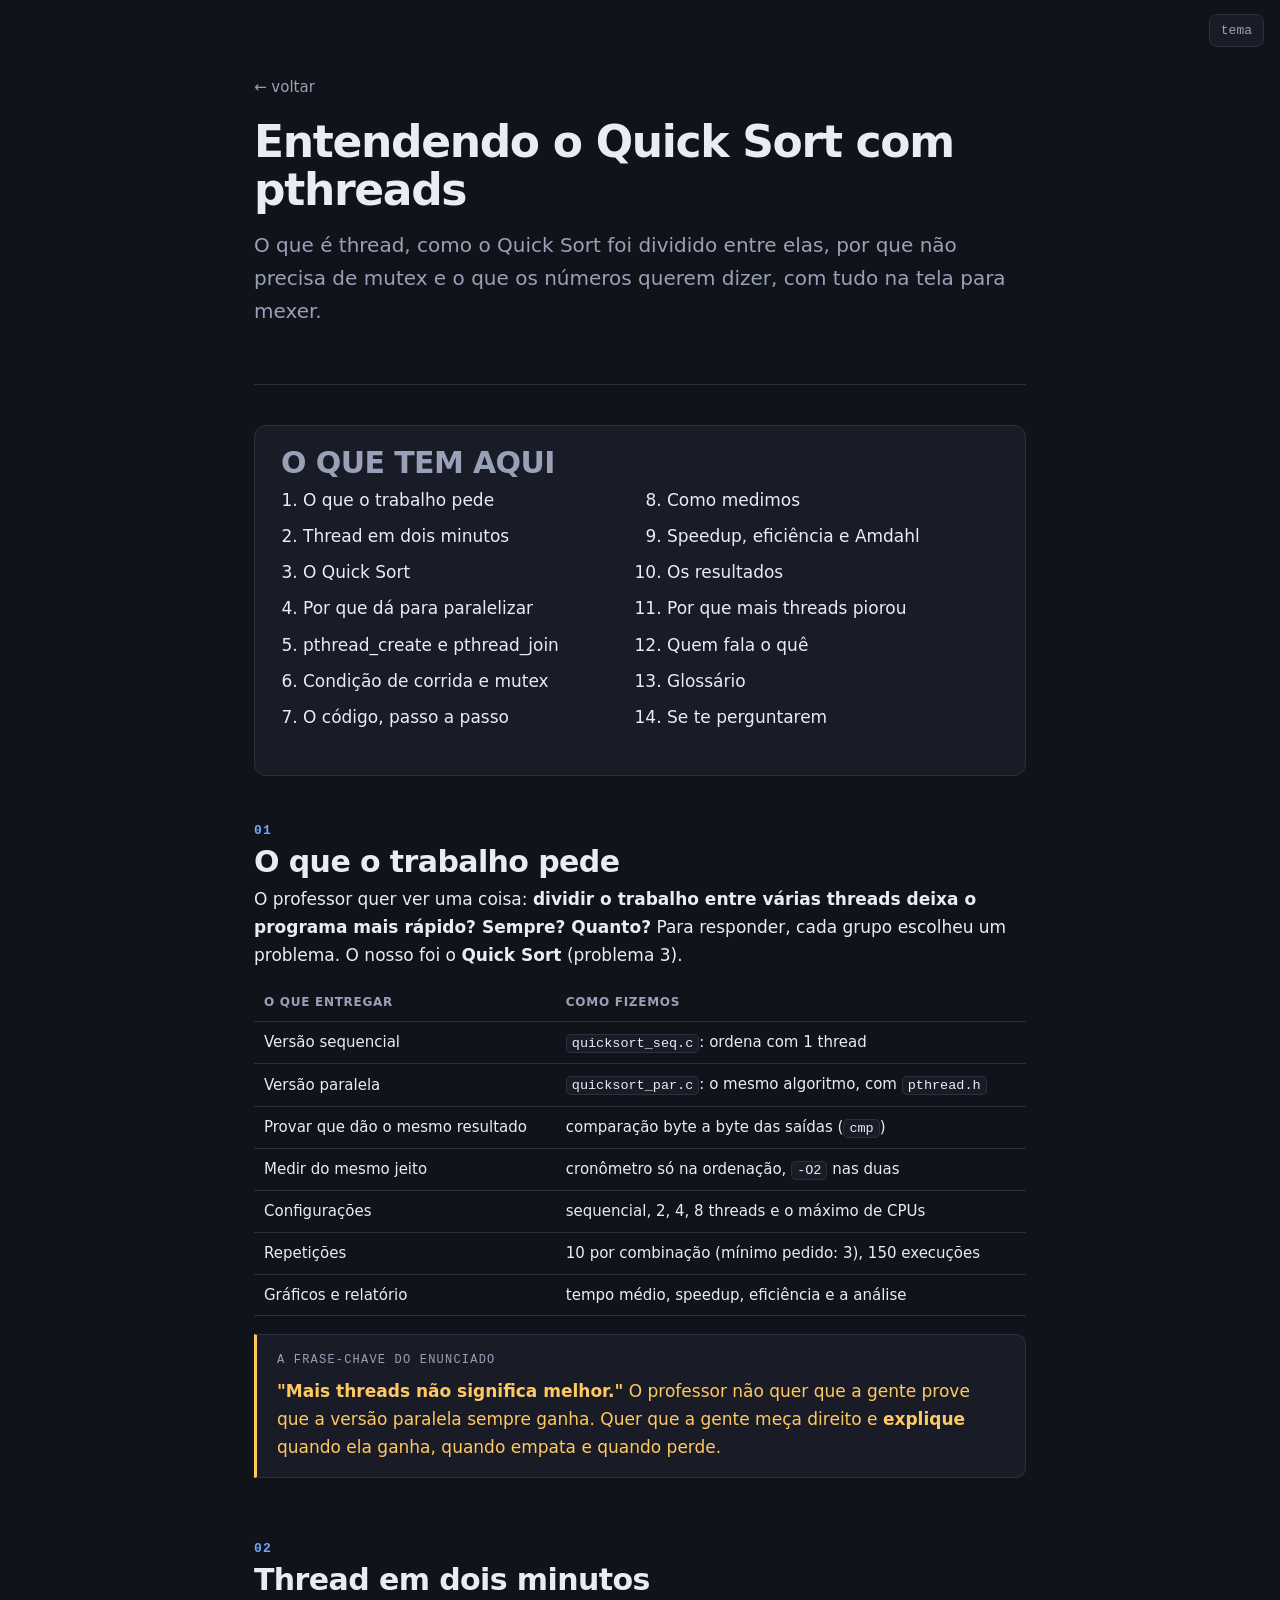
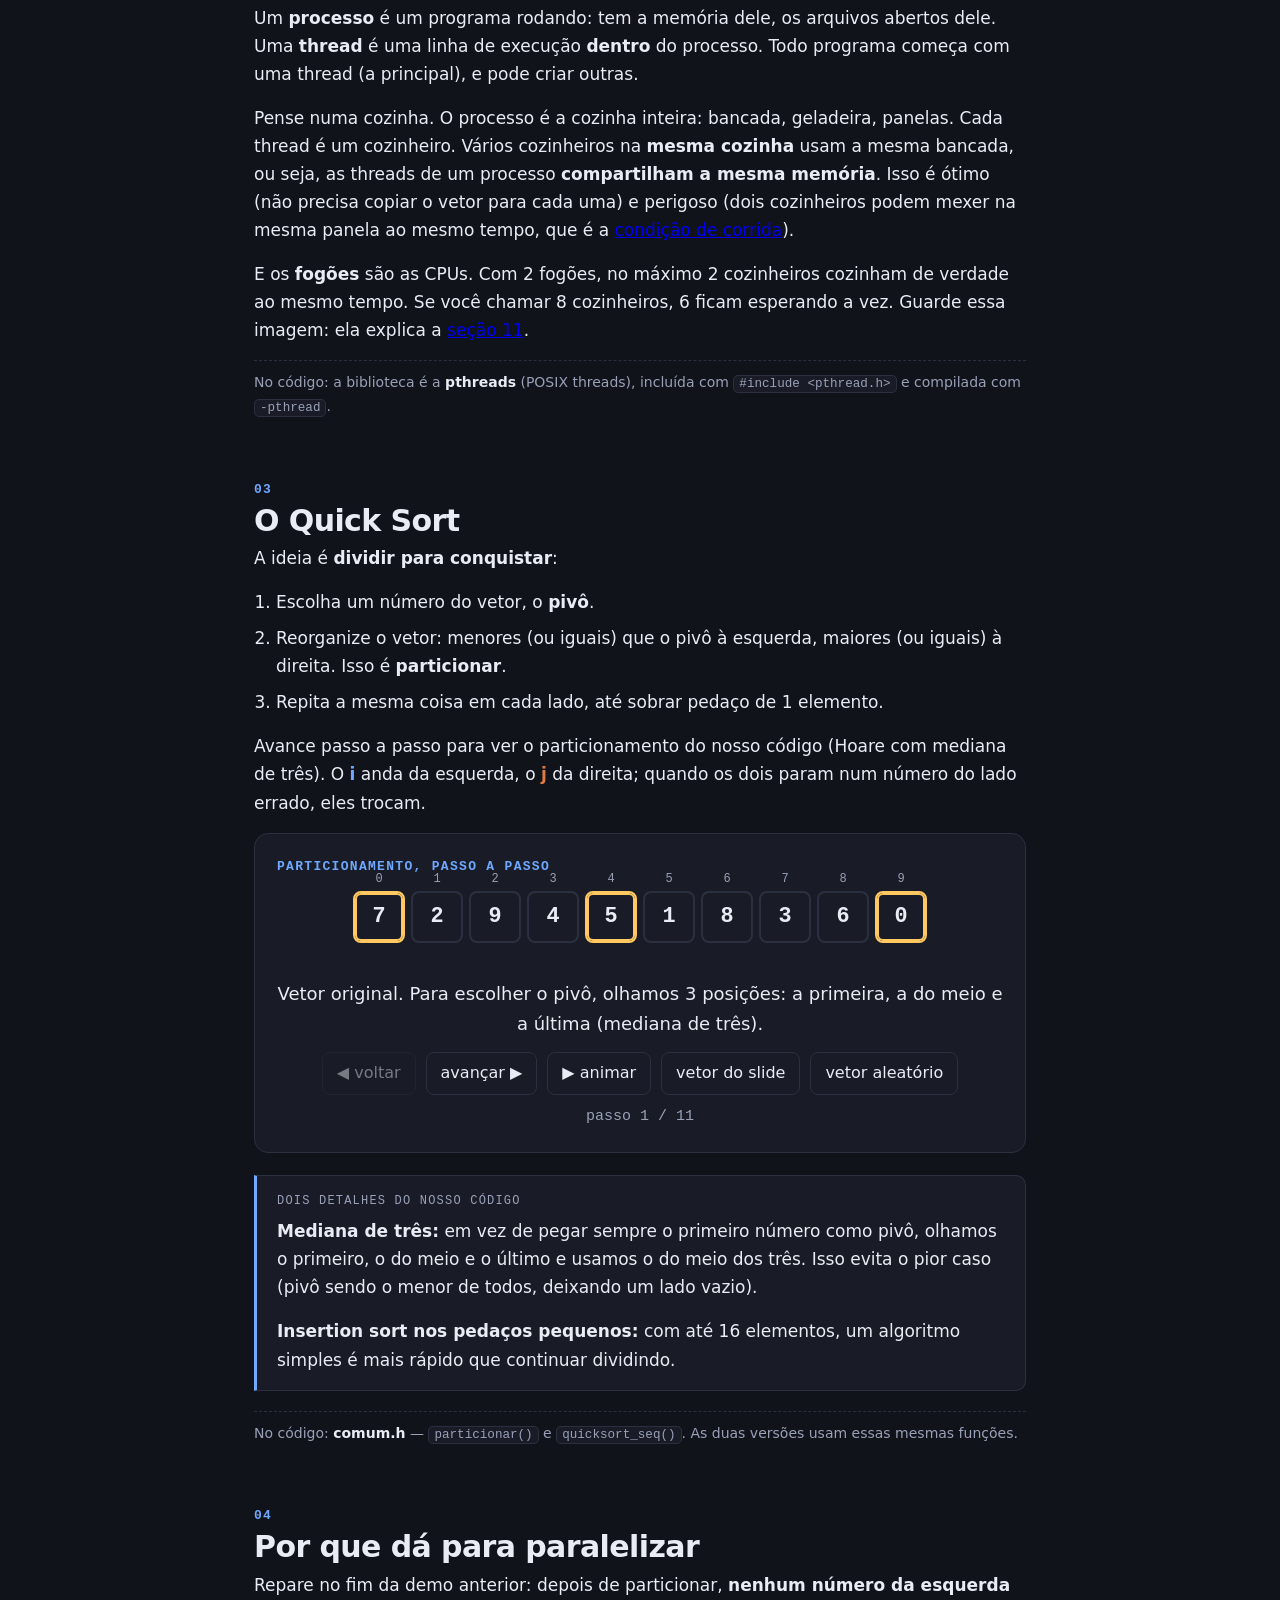
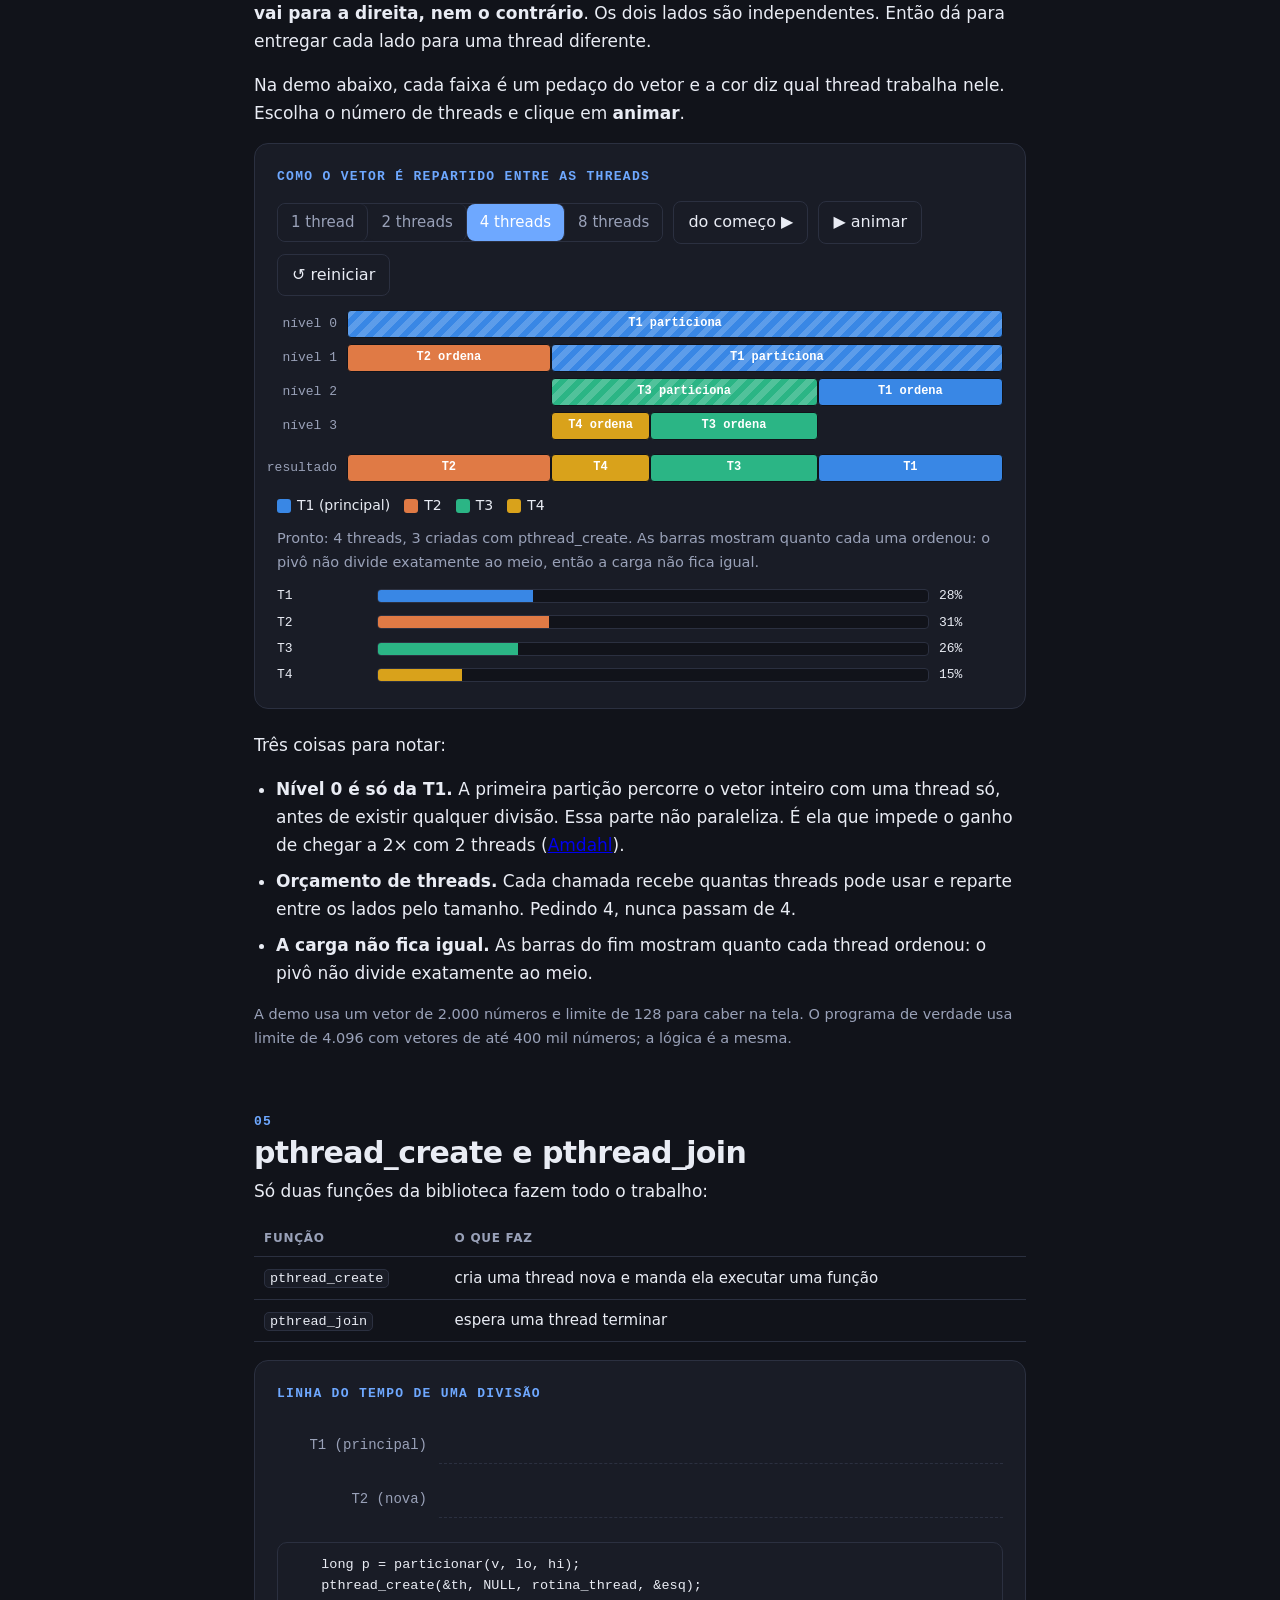
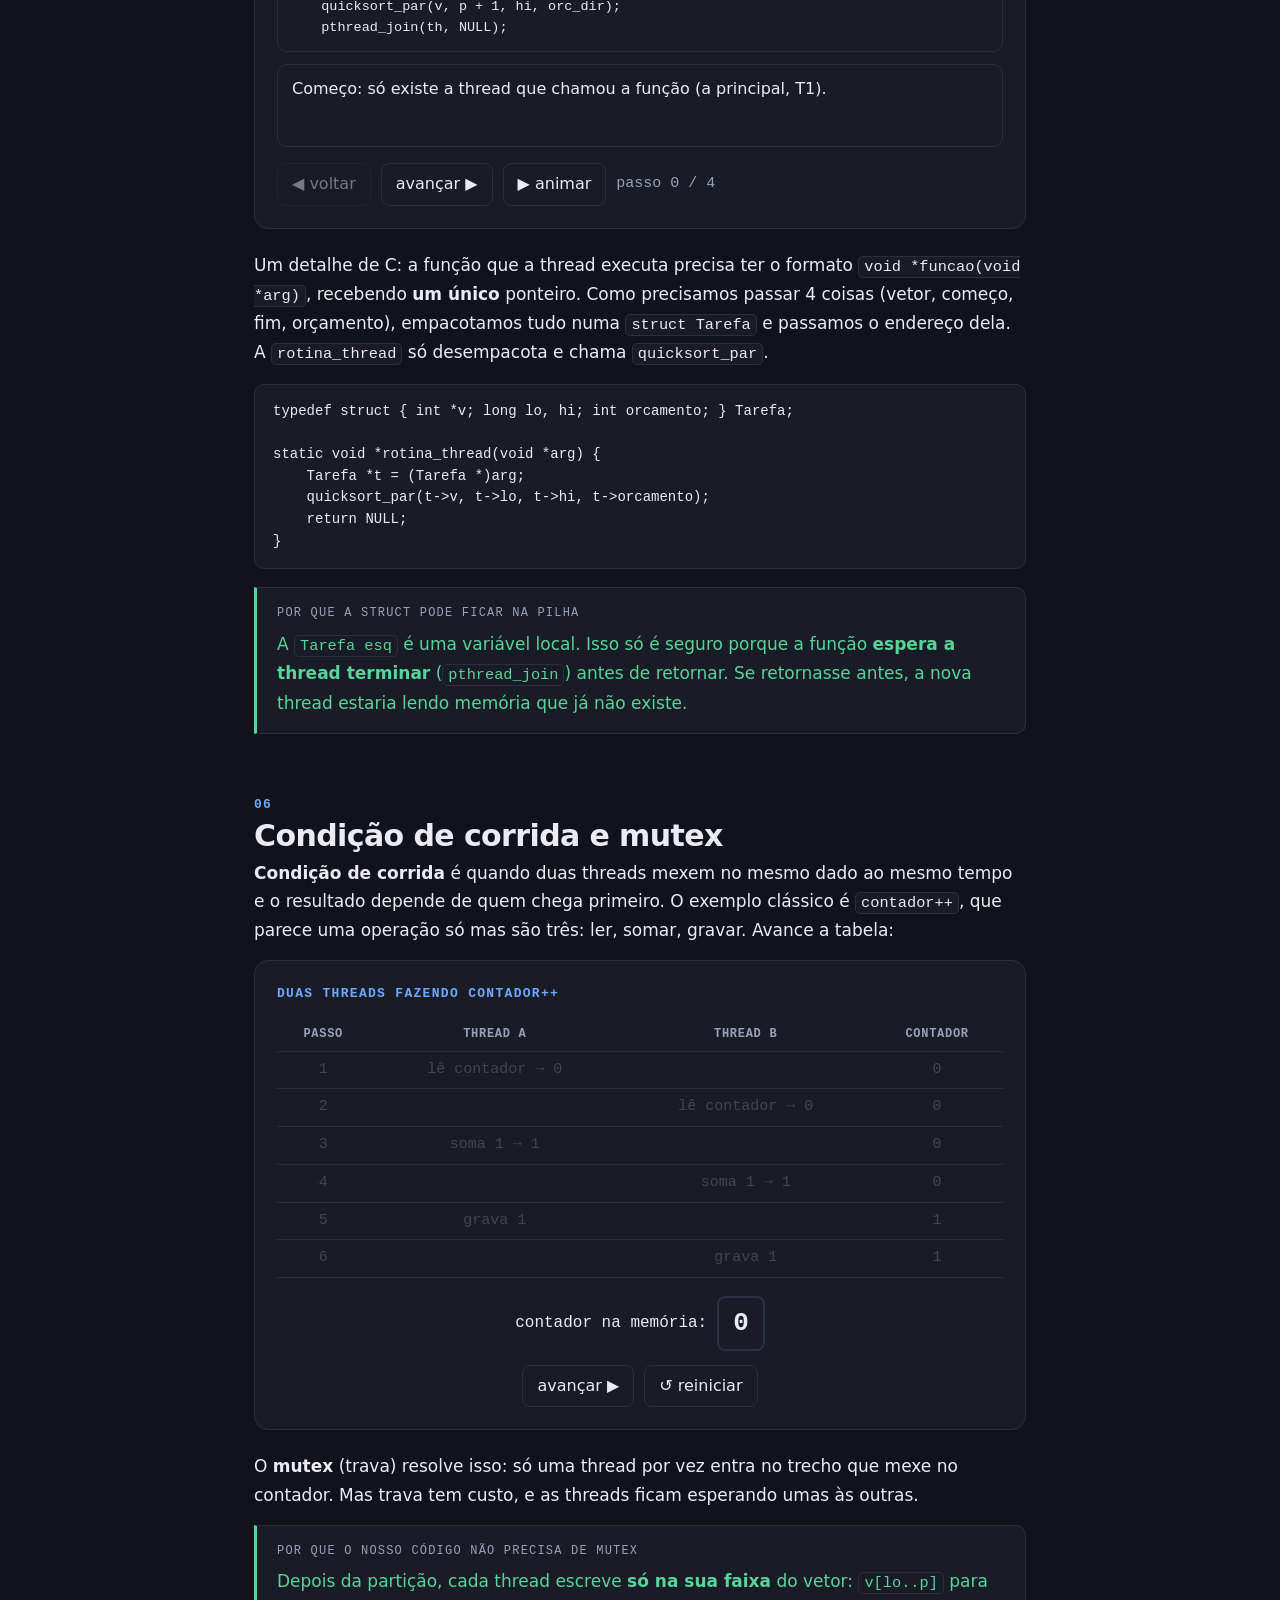
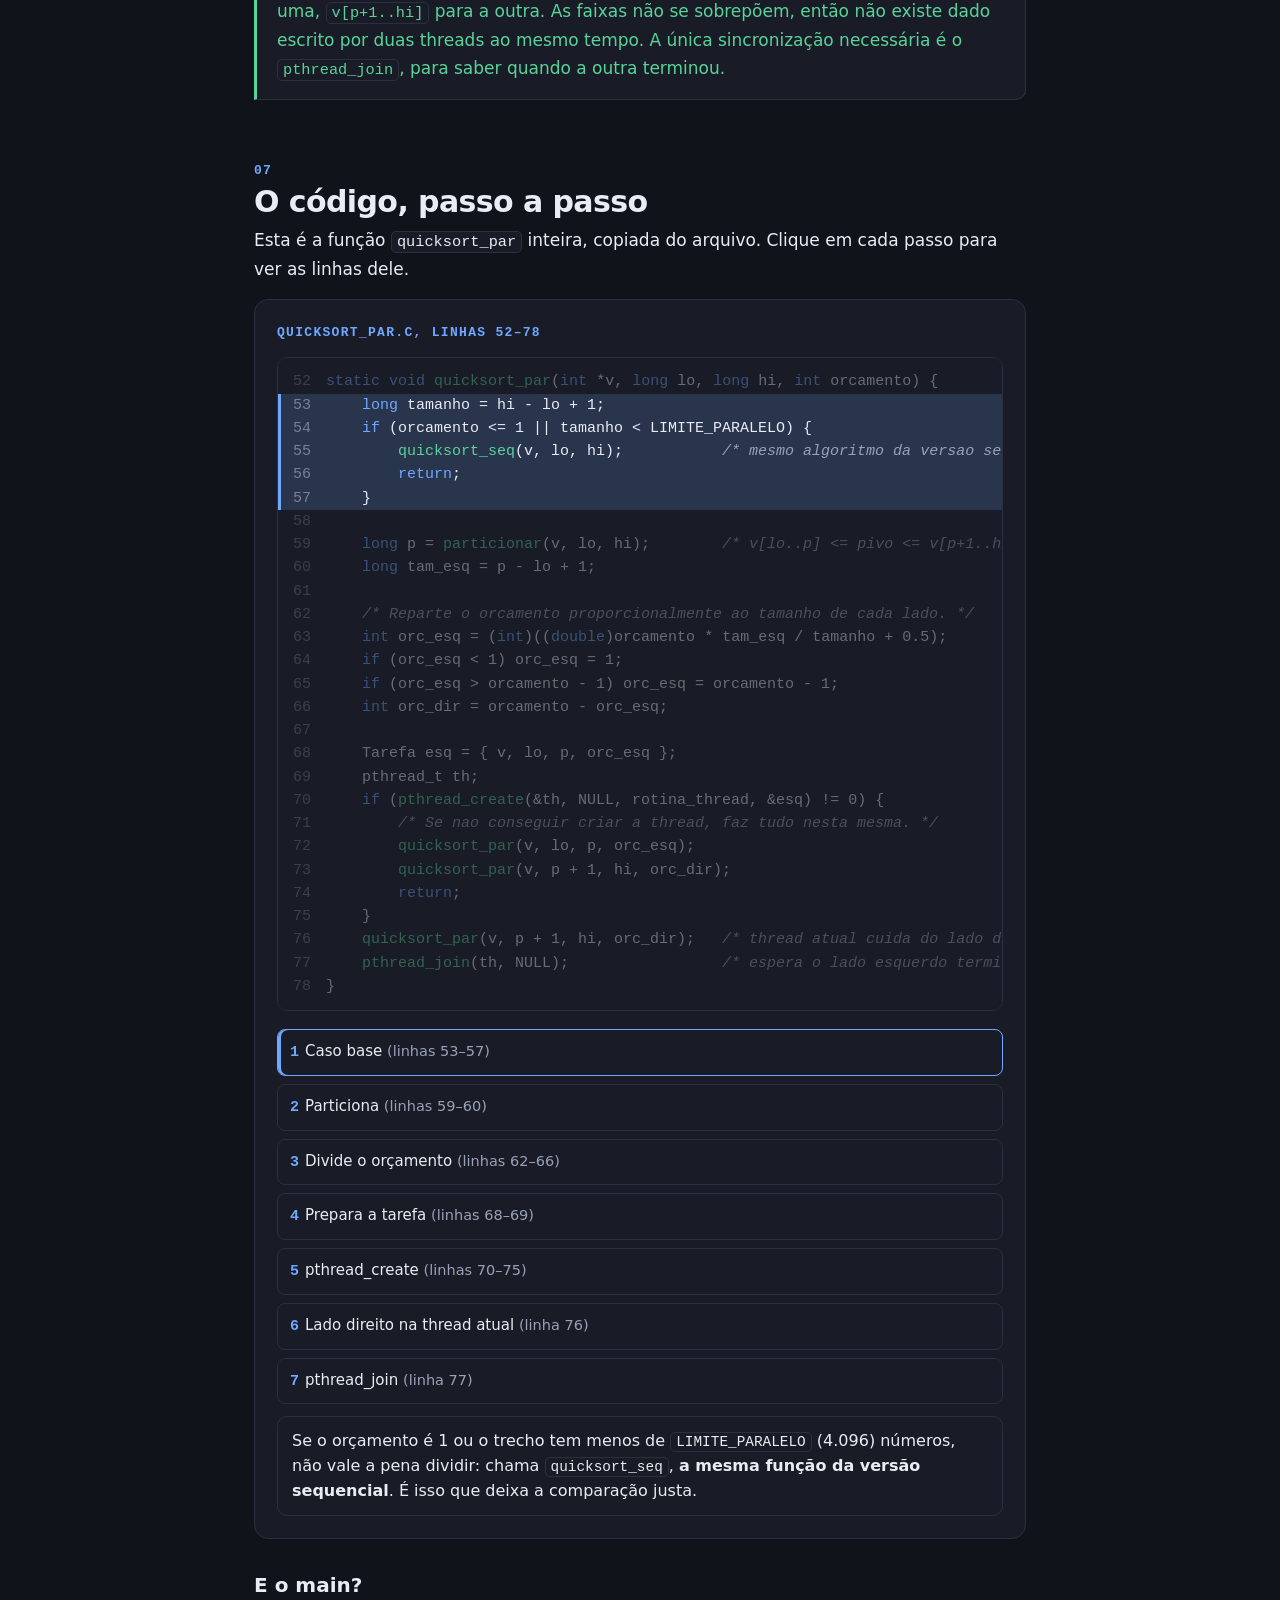
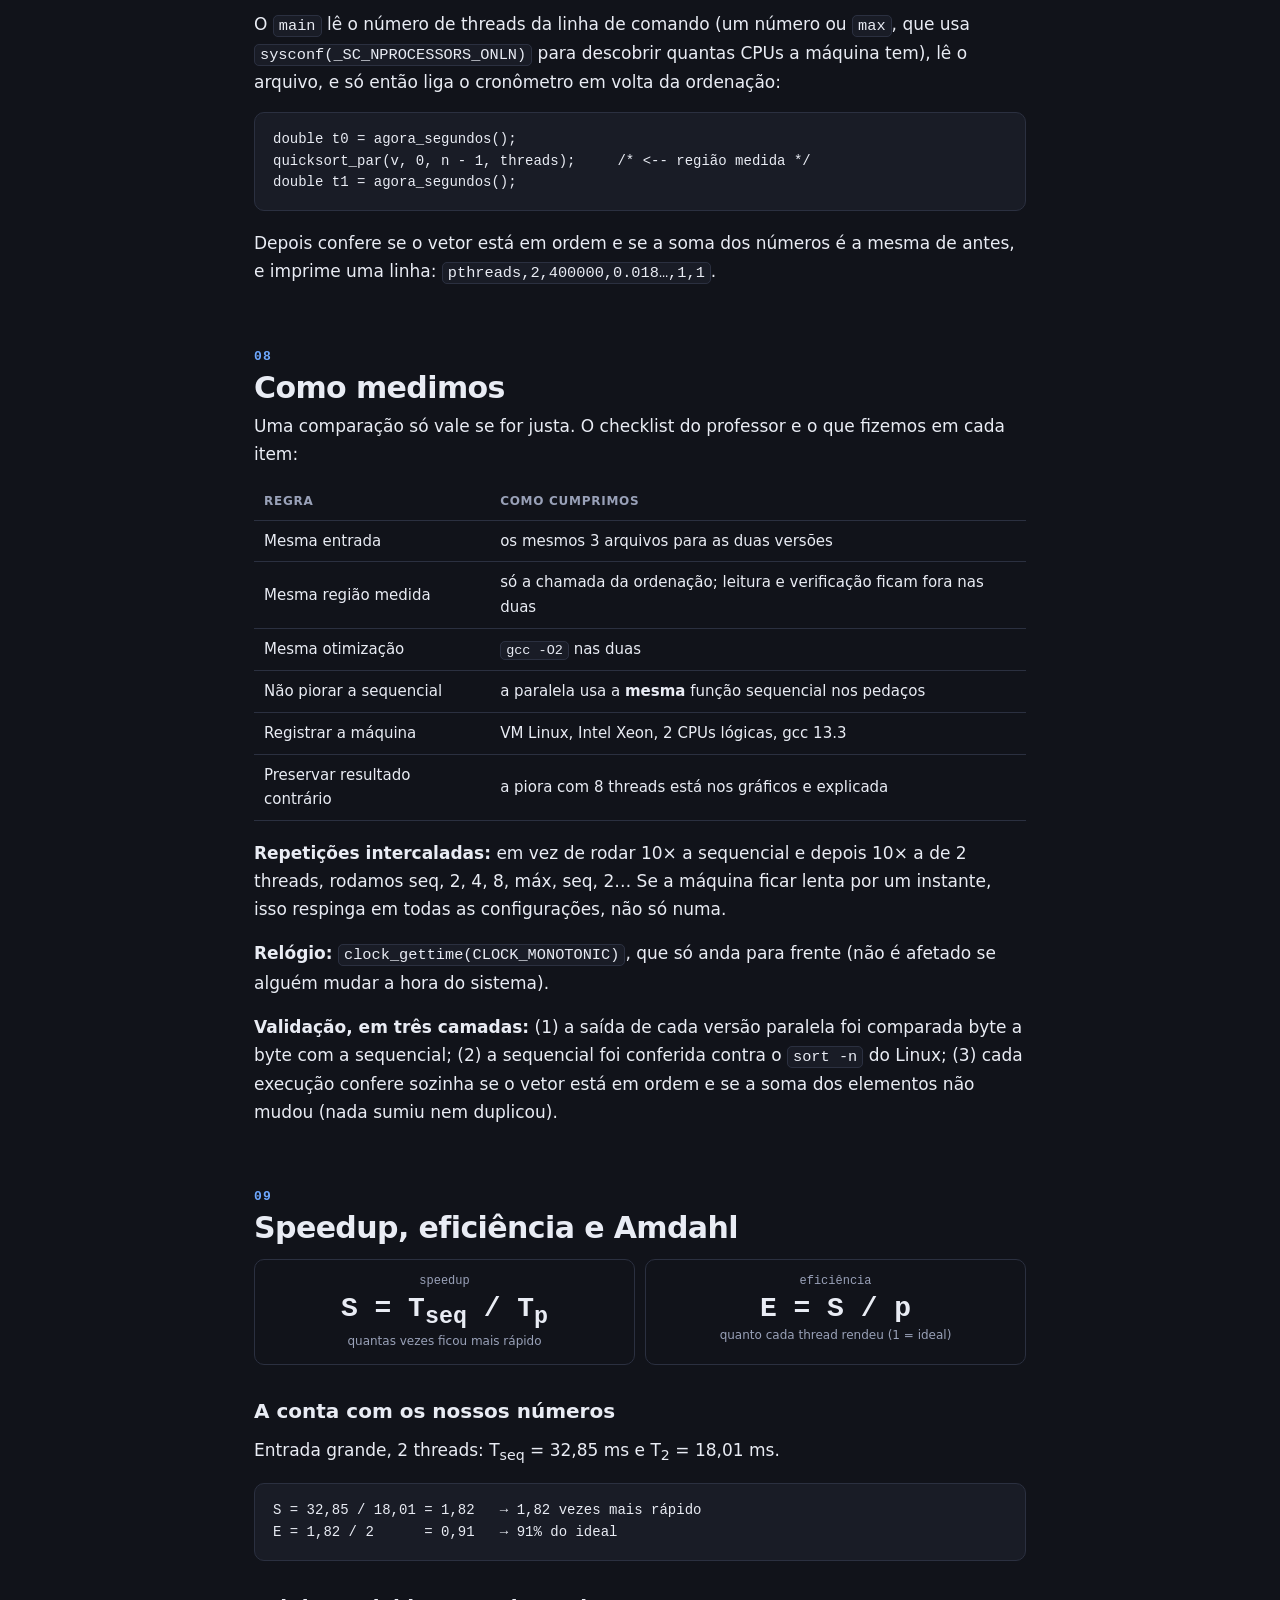
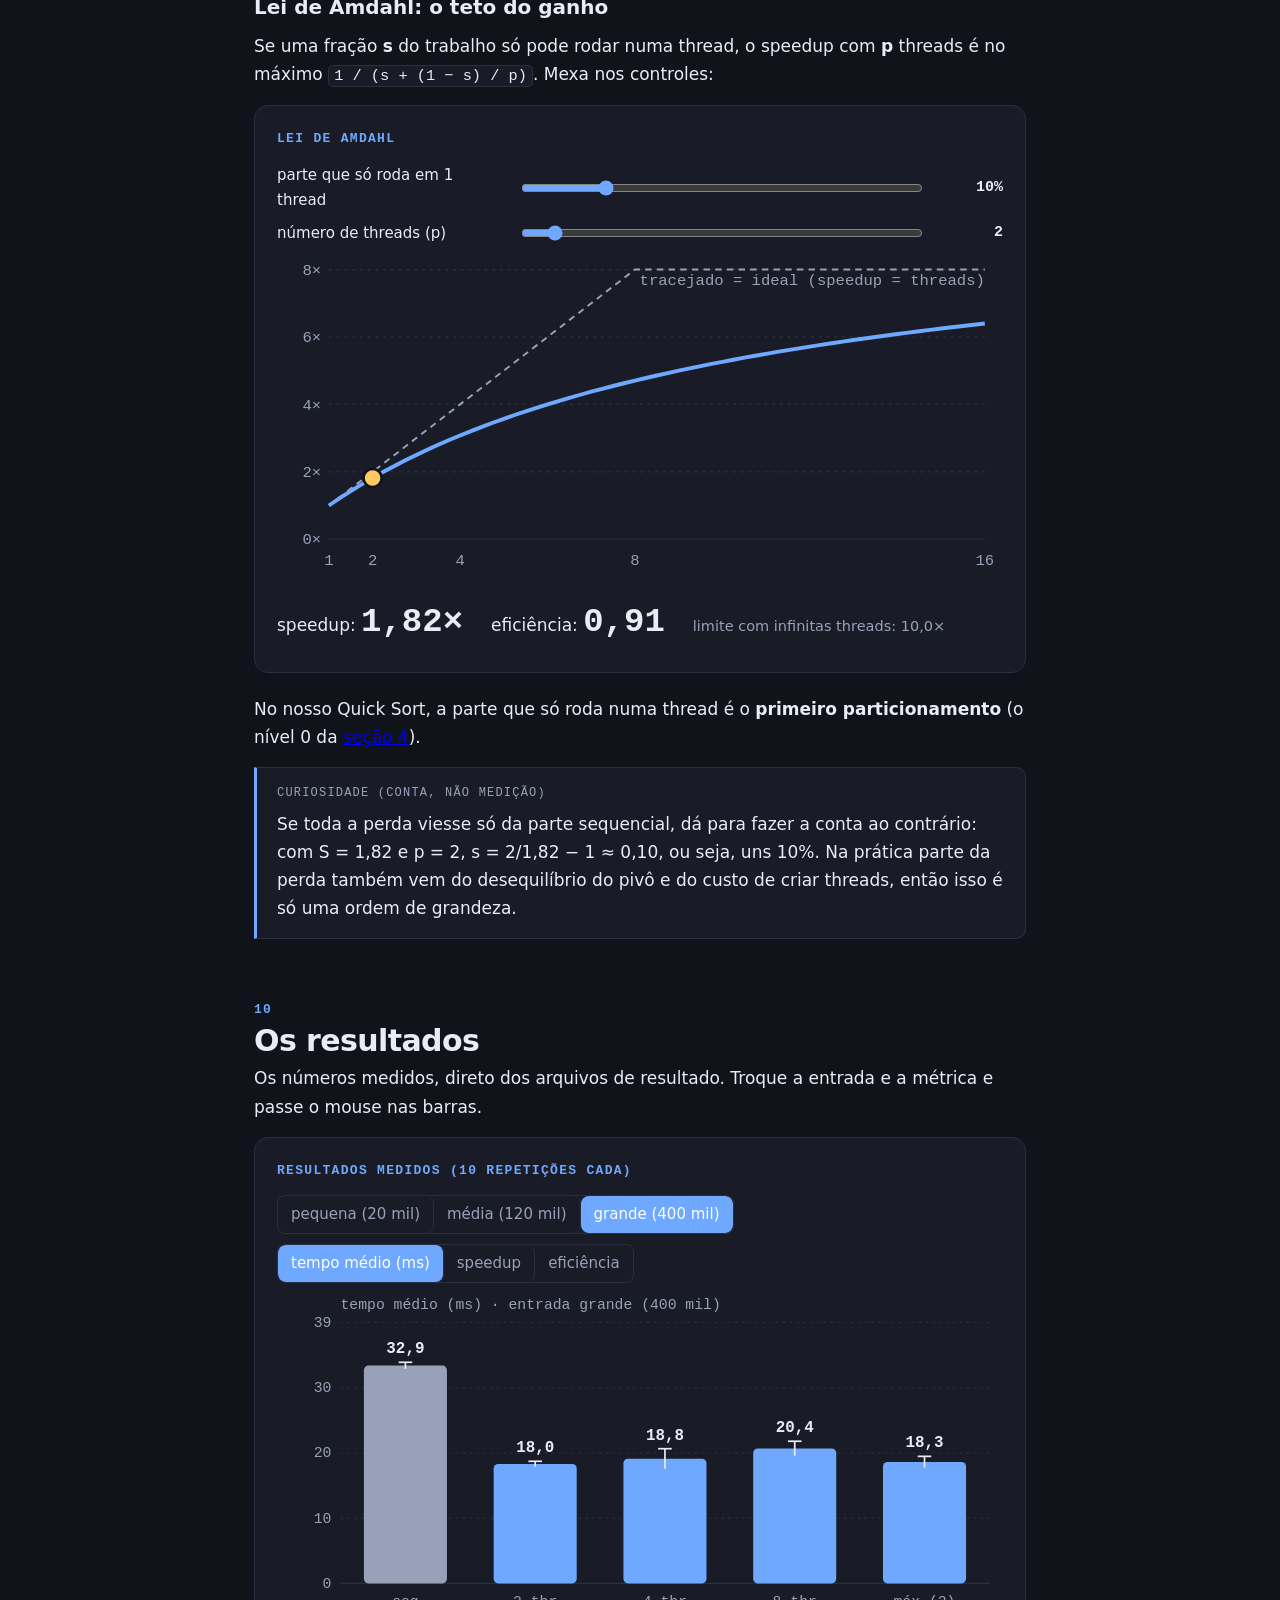
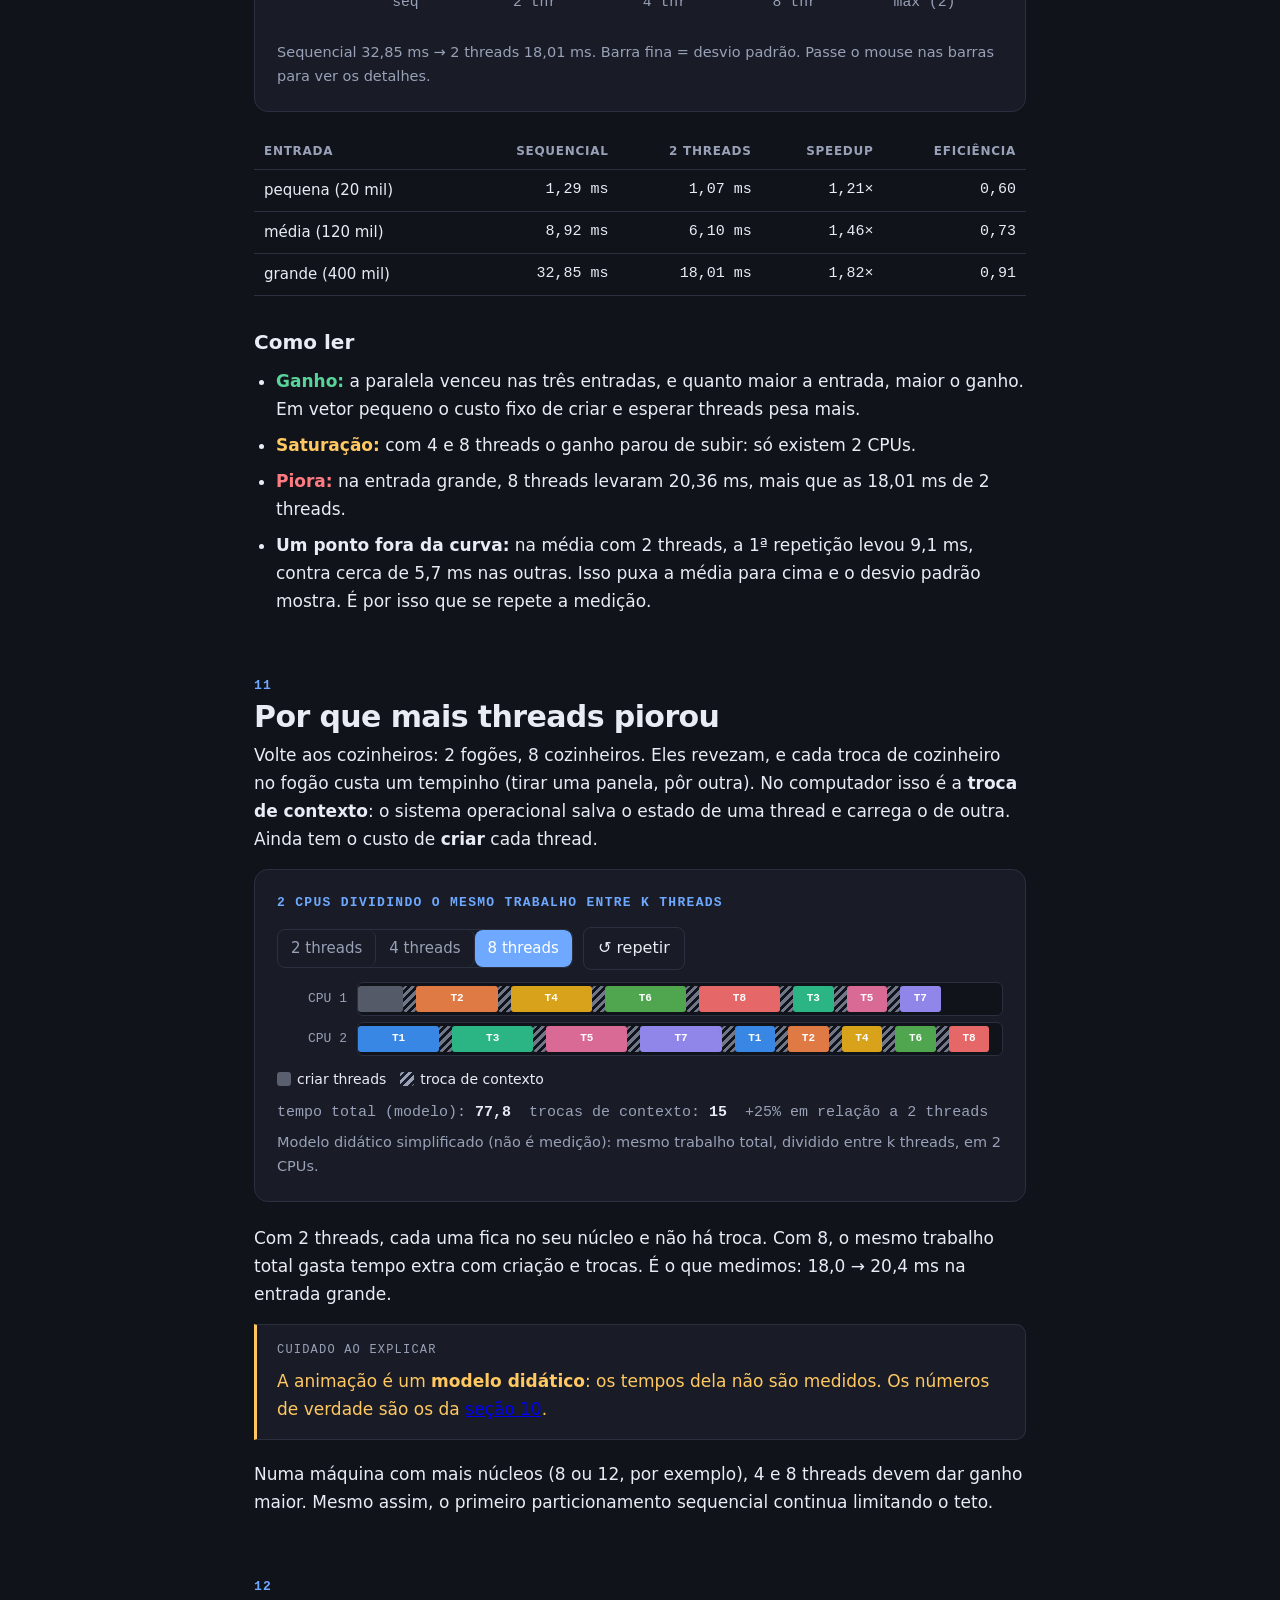
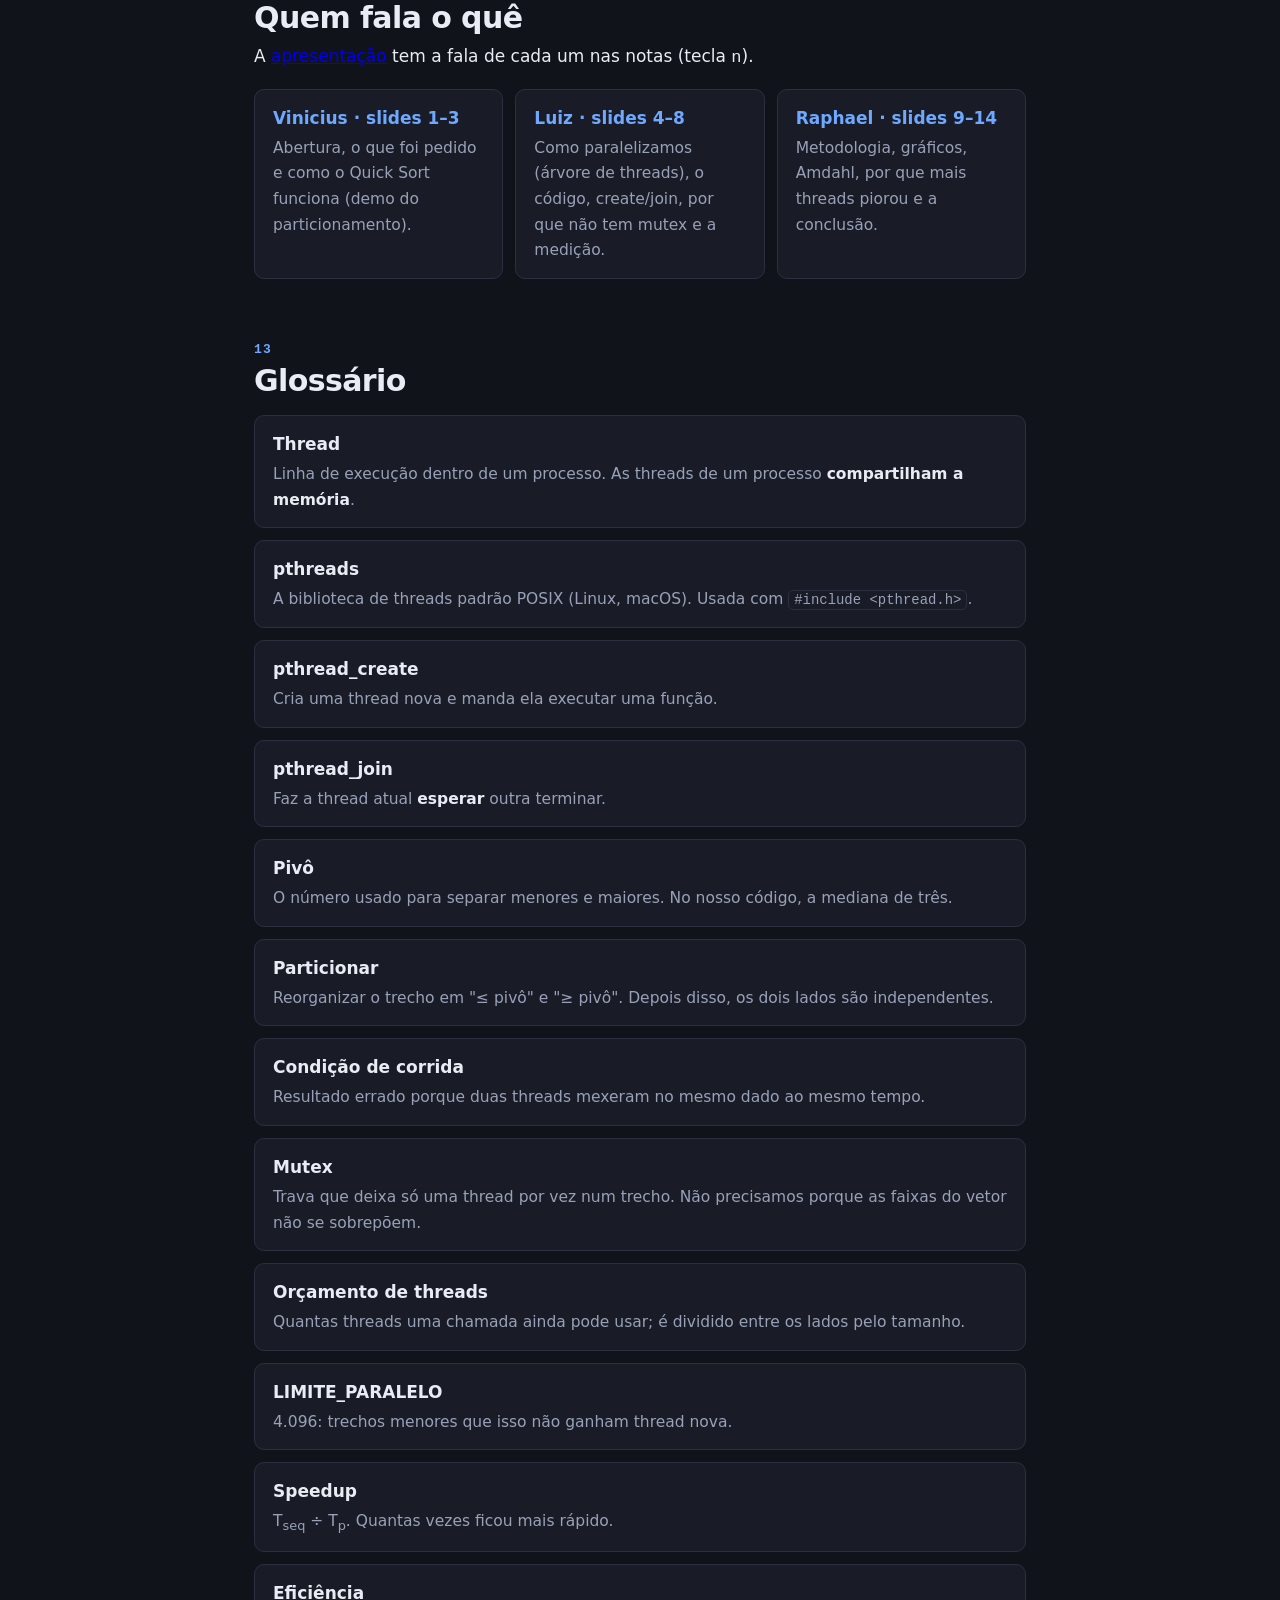
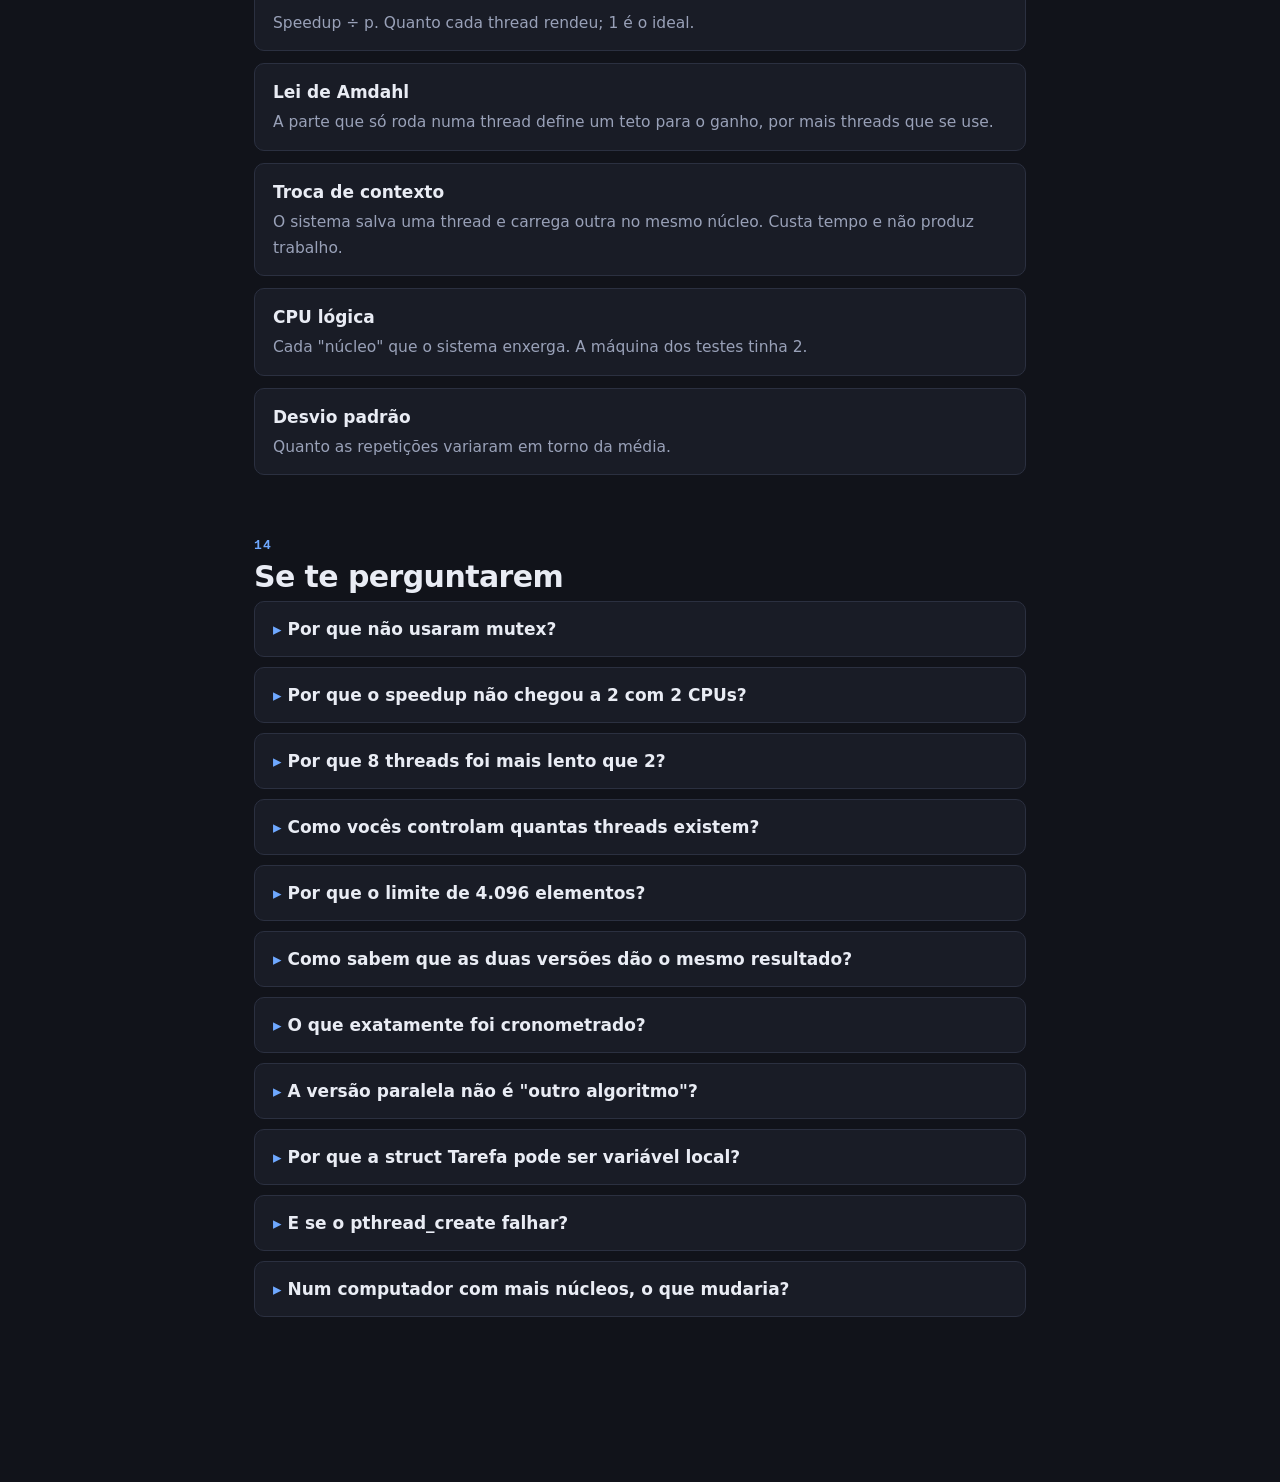
<file: guias/quicksort-pthreads/index.html>
<!doctype html>
<html lang="pt-BR" data-tema="escuro">
<head>
<meta charset="utf-8">
<meta name="viewport" content="width=device-width, initial-scale=1">
<title>Entendendo o Quick Sort com pthreads — guia do trabalho</title>
<link rel="stylesheet" href="../../assets/style.css">
<link rel="stylesheet" href="../busca-em-ia/guia.css">
<link rel="stylesheet" href="../../apresentacoes/quicksort-pthreads/qs.css">
<style>
  /* as demos do slide foram pensadas para 1280px; aqui a coluna é mais estreita */
  .guia .vetor { --cel: 52px; }
  .guia [data-demo="codigo"] > div { grid-template-columns: 1fr !important; }
  .guia .codigo { --fs: 13.5px; }
  .quem { display:grid; grid-template-columns: repeat(3, 1fr); gap: 12px; }
  .quem .termo dt { color: var(--destaque); }
  @media (max-width: 680px) { .quem { grid-template-columns: 1fr; } }
</style>
</head>
<body>

<button class="tema" id="botao-tema">tema</button>

<div class="guia">

<header class="topo">
  <a class="volta" href="../../">&larr; voltar</a>
  <h1>Entendendo o Quick Sort com pthreads</h1>
  <p>O que é thread, como o Quick Sort foi dividido entre elas, por que não
     precisa de mutex e o que os números querem dizer, com tudo na tela para mexer.</p>
</header>

<nav class="indice">
  <h2>O que tem aqui</h2>
  <ol>
    <li><a href="#pedido">O que o trabalho pede</a></li>
    <li><a href="#thread">Thread em dois minutos</a></li>
    <li><a href="#quicksort">O Quick Sort</a></li>
    <li><a href="#paralelo">Por que dá para paralelizar</a></li>
    <li><a href="#create-join">pthread_create e pthread_join</a></li>
    <li><a href="#corrida">Condição de corrida e mutex</a></li>
    <li><a href="#codigo">O código, passo a passo</a></li>
    <li><a href="#medicao">Como medimos</a></li>
    <li><a href="#speedup">Speedup, eficiência e Amdahl</a></li>
    <li><a href="#resultados">Os resultados</a></li>
    <li><a href="#piora">Por que mais threads piorou</a></li>
    <li><a href="#quem">Quem fala o quê</a></li>
    <li><a href="#glossario">Glossário</a></li>
    <li><a href="#perguntas">Se te perguntarem</a></li>
  </ol>
</nav>

<!-- ===================================================================== -->
<section id="pedido">
  <h2><span class="num">01</span>O que o trabalho pede</h2>
  <p>O professor quer ver uma coisa: <b>dividir o trabalho entre várias threads
     deixa o programa mais rápido? Sempre? Quanto?</b> Para responder, cada grupo
     escolheu um problema. O nosso foi o <b>Quick Sort</b> (problema 3).</p>
  <table>
    <tr><th>O que entregar</th><th style="text-align:left">Como fizemos</th></tr>
    <tr><td>Versão sequencial</td><td style="text-align:left"><code>quicksort_seq.c</code>: ordena com 1 thread</td></tr>
    <tr><td>Versão paralela</td><td style="text-align:left"><code>quicksort_par.c</code>: o mesmo algoritmo, com <code>pthread.h</code></td></tr>
    <tr><td>Provar que dão o mesmo resultado</td><td style="text-align:left">comparação byte a byte das saídas (<code>cmp</code>)</td></tr>
    <tr><td>Medir do mesmo jeito</td><td style="text-align:left">cronômetro só na ordenação, <code>-O2</code> nas duas</td></tr>
    <tr><td>Configurações</td><td style="text-align:left">sequencial, 2, 4, 8 threads e o máximo de CPUs</td></tr>
    <tr><td>Repetições</td><td style="text-align:left">10 por combinação (mínimo pedido: 3), 150 execuções</td></tr>
    <tr><td>Gráficos e relatório</td><td style="text-align:left">tempo médio, speedup, eficiência e a análise</td></tr>
  </table>
  <div class="nota alerta">
    <span class="rotulo">a frase-chave do enunciado</span>
    <p><b>"Mais threads não significa melhor."</b> O professor não quer que a gente
       prove que a versão paralela sempre ganha. Quer que a gente meça direito e
       <b>explique</b> quando ela ganha, quando empata e quando perde.</p>
  </div>
</section>

<!-- ===================================================================== -->
<section id="thread">
  <h2><span class="num">02</span>Thread em dois minutos</h2>
  <p>Um <b>processo</b> é um programa rodando: tem a memória dele, os arquivos
     abertos dele. Uma <b>thread</b> é uma linha de execução <b>dentro</b> do
     processo. Todo programa começa com uma thread (a principal), e pode criar
     outras.</p>
  <p>Pense numa cozinha. O processo é a cozinha inteira: bancada, geladeira,
     panelas. Cada thread é um cozinheiro. Vários cozinheiros na <b>mesma cozinha</b>
     usam a mesma bancada, ou seja, as threads de um processo <b>compartilham a
     mesma memória</b>. Isso é ótimo (não precisa copiar o vetor para cada uma) e
     perigoso (dois cozinheiros podem mexer na mesma panela ao mesmo tempo, que é
     a <a href="#corrida">condição de corrida</a>).</p>
  <p>E os <b>fogões</b> são as CPUs. Com 2 fogões, no máximo 2 cozinheiros
     cozinham de verdade ao mesmo tempo. Se você chamar 8 cozinheiros, 6 ficam
     esperando a vez. Guarde essa imagem: ela explica a <a href="#piora">seção 11</a>.</p>
  <p class="no-codigo">No código: a biblioteca é a <b>pthreads</b> (POSIX threads),
     incluída com <code>#include &lt;pthread.h&gt;</code> e compilada com
     <code>-pthread</code>.</p>
</section>

<!-- ===================================================================== -->
<section id="quicksort">
  <h2><span class="num">03</span>O Quick Sort</h2>
  <p>A ideia é <b>dividir para conquistar</b>:</p>
  <ol>
    <li>Escolha um número do vetor, o <b>pivô</b>.</li>
    <li>Reorganize o vetor: menores (ou iguais) que o pivô à esquerda, maiores (ou iguais) à direita. Isso é <b>particionar</b>.</li>
    <li>Repita a mesma coisa em cada lado, até sobrar pedaço de 1 elemento.</li>
  </ol>
  <p>Avance passo a passo para ver o particionamento do nosso código (Hoare com
     mediana de três). O <span class="destaque forte">i</span> anda da esquerda,
     o <span style="color:var(--dir);font-weight:700">j</span> da direita; quando os
     dois param num número do lado errado, eles trocam.</p>
  <div class="painel">
    <h4>particionamento, passo a passo</h4>
    <div data-demo="particao" data-cel="52px"></div>
  </div>
  <div class="nota">
    <span class="rotulo">dois detalhes do nosso código</span>
    <p><b>Mediana de três:</b> em vez de pegar sempre o primeiro número como pivô,
       olhamos o primeiro, o do meio e o último e usamos o do meio dos três. Isso
       evita o pior caso (pivô sendo o menor de todos, deixando um lado vazio).</p>
    <p><b>Insertion sort nos pedaços pequenos:</b> com até 16 elementos, um
       algoritmo simples é mais rápido que continuar dividindo.</p>
  </div>
  <p class="no-codigo">No código: <b>comum.h</b> — <code>particionar()</code> e
     <code>quicksort_seq()</code>. As duas versões usam essas mesmas funções.</p>
</section>

<!-- ===================================================================== -->
<section id="paralelo">
  <h2><span class="num">04</span>Por que dá para paralelizar</h2>
  <p>Repare no fim da demo anterior: depois de particionar, <b>nenhum número da
     esquerda vai para a direita, nem o contrário</b>. Os dois lados são
     independentes. Então dá para entregar cada lado para uma thread diferente.</p>
  <p>Na demo abaixo, cada faixa é um pedaço do vetor e a cor diz qual thread
     trabalha nele. Escolha o número de threads e clique em <b>animar</b>.</p>
  <div class="painel">
    <h4>como o vetor é repartido entre as threads</h4>
    <div data-demo="arvore" data-p="4" data-alt="28px"></div>
  </div>
  <p>Três coisas para notar:</p>
  <ul>
    <li><b>Nível 0 é só da T1.</b> A primeira partição percorre o vetor inteiro
        com uma thread só, antes de existir qualquer divisão. Essa parte não
        paraleliza. É ela que impede o ganho de chegar a 2× com 2 threads
        (<a href="#speedup">Amdahl</a>).</li>
    <li><b>Orçamento de threads.</b> Cada chamada recebe quantas threads pode usar
        e reparte entre os lados pelo tamanho. Pedindo 4, nunca passam de 4.</li>
    <li><b>A carga não fica igual.</b> As barras do fim mostram quanto cada thread
        ordenou: o pivô não divide exatamente ao meio.</li>
  </ul>
  <p class="miudo">A demo usa um vetor de 2.000 números e limite de 128 para caber
     na tela. O programa de verdade usa limite de 4.096 com vetores de até 400 mil
     números; a lógica é a mesma.</p>
</section>

<!-- ===================================================================== -->
<section id="create-join">
  <h2><span class="num">05</span>pthread_create e pthread_join</h2>
  <p>Só duas funções da biblioteca fazem todo o trabalho:</p>
  <table>
    <tr><th>Função</th><th style="text-align:left">O que faz</th></tr>
    <tr><td><code>pthread_create</code></td><td style="text-align:left">cria uma thread nova e manda ela executar uma função</td></tr>
    <tr><td><code>pthread_join</code></td><td style="text-align:left">espera uma thread terminar</td></tr>
  </table>
  <div class="painel">
    <h4>linha do tempo de uma divisão</h4>
    <div data-demo="createjoin" data-fs="13.5px"></div>
  </div>
  <p>Um detalhe de C: a função que a thread executa precisa ter o formato
     <code>void *funcao(void *arg)</code>, recebendo <b>um único</b> ponteiro. Como
     precisamos passar 4 coisas (vetor, começo, fim, orçamento), empacotamos tudo
     numa <code>struct Tarefa</code> e passamos o endereço dela. A
     <code>rotina_thread</code> só desempacota e chama <code>quicksort_par</code>.</p>
<pre><code>typedef struct { int *v; long lo, hi; int orcamento; } Tarefa;

static void *rotina_thread(void *arg) {
    Tarefa *t = (Tarefa *)arg;
    quicksort_par(t->v, t->lo, t->hi, t->orcamento);
    return NULL;
}</code></pre>
  <div class="nota ok">
    <span class="rotulo">por que a struct pode ficar na pilha</span>
    <p>A <code>Tarefa esq</code> é uma variável local. Isso só é seguro porque a
       função <b>espera a thread terminar</b> (<code>pthread_join</code>) antes de
       retornar. Se retornasse antes, a nova thread estaria lendo memória que já
       não existe.</p>
  </div>
</section>

<!-- ===================================================================== -->
<section id="corrida">
  <h2><span class="num">06</span>Condição de corrida e mutex</h2>
  <p><b>Condição de corrida</b> é quando duas threads mexem no mesmo dado ao mesmo
     tempo e o resultado depende de quem chega primeiro. O exemplo clássico é
     <code>contador++</code>, que parece uma operação só mas são três: ler, somar,
     gravar. Avance a tabela:</p>
  <div class="painel">
    <h4>duas threads fazendo contador++</h4>
    <div data-demo="corrida"></div>
  </div>
  <p>O <b>mutex</b> (trava) resolve isso: só uma thread por vez entra no trecho
     que mexe no contador. Mas trava tem custo, e as threads ficam esperando umas
     às outras.</p>
  <div class="nota ok">
    <span class="rotulo">por que o nosso código não precisa de mutex</span>
    <p>Depois da partição, cada thread escreve <b>só na sua faixa</b> do vetor:
       <code>v[lo..p]</code> para uma, <code>v[p+1..hi]</code> para a outra. As
       faixas não se sobrepõem, então não existe dado escrito por duas threads ao
       mesmo tempo. A única sincronização necessária é o <code>pthread_join</code>,
       para saber quando a outra terminou.</p>
  </div>
</section>

<!-- ===================================================================== -->
<section id="codigo">
  <h2><span class="num">07</span>O código, passo a passo</h2>
  <p>Esta é a função <code>quicksort_par</code> inteira, copiada do arquivo.
     Clique em cada passo para ver as linhas dele.</p>
  <div class="painel">
    <h4>quicksort_par.c, linhas 52–78</h4>
    <div data-demo="codigo" data-de="52" data-ate="78" data-inicial="0"></div>
  </div>
  <h3>E o main?</h3>
  <p>O <code>main</code> lê o número de threads da linha de comando (um número ou
     <code>max</code>, que usa <code>sysconf(_SC_NPROCESSORS_ONLN)</code> para
     descobrir quantas CPUs a máquina tem), lê o arquivo, e só então liga o
     cronômetro em volta da ordenação:</p>
<pre><code>double t0 = agora_segundos();
quicksort_par(v, 0, n - 1, threads);     /* &lt;-- região medida */
double t1 = agora_segundos();</code></pre>
  <p>Depois confere se o vetor está em ordem e se a soma dos números é a mesma de
     antes, e imprime uma linha: <code>pthreads,2,400000,0.018…,1,1</code>.</p>
</section>

<!-- ===================================================================== -->
<section id="medicao">
  <h2><span class="num">08</span>Como medimos</h2>
  <p>Uma comparação só vale se for justa. O checklist do professor e o que
     fizemos em cada item:</p>
  <table>
    <tr><th>Regra</th><th style="text-align:left">Como cumprimos</th></tr>
    <tr><td>Mesma entrada</td><td style="text-align:left">os mesmos 3 arquivos para as duas versões</td></tr>
    <tr><td>Mesma região medida</td><td style="text-align:left">só a chamada da ordenação; leitura e verificação ficam fora nas duas</td></tr>
    <tr><td>Mesma otimização</td><td style="text-align:left"><code>gcc -O2</code> nas duas</td></tr>
    <tr><td>Não piorar a sequencial</td><td style="text-align:left">a paralela usa a <b>mesma</b> função sequencial nos pedaços</td></tr>
    <tr><td>Registrar a máquina</td><td style="text-align:left">VM Linux, Intel Xeon, 2 CPUs lógicas, gcc 13.3</td></tr>
    <tr><td>Preservar resultado contrário</td><td style="text-align:left">a piora com 8 threads está nos gráficos e explicada</td></tr>
  </table>
  <p><b>Repetições intercaladas:</b> em vez de rodar 10× a sequencial e depois 10×
     a de 2 threads, rodamos seq, 2, 4, 8, máx, seq, 2… Se a máquina ficar lenta
     por um instante, isso respinga em todas as configurações, não só numa.</p>
  <p><b>Relógio:</b> <code>clock_gettime(CLOCK_MONOTONIC)</code>, que só anda para
     frente (não é afetado se alguém mudar a hora do sistema).</p>
  <p><b>Validação, em três camadas:</b> (1) a saída de cada versão paralela foi
     comparada byte a byte com a sequencial; (2) a sequencial foi conferida contra
     o <code>sort -n</code> do Linux; (3) cada execução confere sozinha se o vetor
     está em ordem e se a soma dos elementos não mudou (nada sumiu nem duplicou).</p>
</section>

<!-- ===================================================================== -->
<section id="speedup">
  <h2><span class="num">09</span>Speedup, eficiência e Amdahl</h2>
  <div class="medidores" style="grid-template-columns:1fr 1fr">
    <div class="medidor"><div class="nome">speedup</div><div class="valor">S = T<sub>seq</sub> / T<sub>p</sub></div><div class="exp">quantas vezes ficou mais rápido</div></div>
    <div class="medidor"><div class="nome">eficiência</div><div class="valor">E = S / p</div><div class="exp">quanto cada thread rendeu (1 = ideal)</div></div>
  </div>
  <h3>A conta com os nossos números</h3>
  <p>Entrada grande, 2 threads: T<sub>seq</sub> = <span data-num="grande.seq.media_ms">32,85</span> ms e
     T<sub>2</sub> = <span data-num="grande.2.media_ms">18,01</span> ms.</p>
<pre><code>S = 32,85 / 18,01 = 1,82   → 1,82 vezes mais rápido
E = 1,82 / 2      = 0,91   → 91% do ideal</code></pre>
  <h3>Lei de Amdahl: o teto do ganho</h3>
  <p>Se uma fração <b>s</b> do trabalho só pode rodar numa thread, o speedup com
     <b>p</b> threads é no máximo <code>1 / (s + (1 − s) / p)</code>. Mexa nos
     controles:</p>
  <div class="painel">
    <h4>Lei de Amdahl</h4>
    <div data-demo="amdahl" data-s="10" data-p="2"></div>
  </div>
  <p>No nosso Quick Sort, a parte que só roda numa thread é o
     <b>primeiro particionamento</b> (o nível 0 da <a href="#paralelo">seção 4</a>).</p>
  <div class="nota">
    <span class="rotulo">curiosidade (conta, não medição)</span>
    <p>Se toda a perda viesse só da parte sequencial, dá para fazer a conta ao
       contrário: com S = 1,82 e p = 2, s = 2/1,82 − 1 ≈ 0,10, ou seja, uns 10%.
       Na prática parte da perda também vem do desequilíbrio do pivô e do custo de
       criar threads, então isso é só uma ordem de grandeza.</p>
  </div>
</section>

<!-- ===================================================================== -->
<section id="resultados">
  <h2><span class="num">10</span>Os resultados</h2>
  <p>Os números medidos, direto dos arquivos de resultado. Troque a entrada e a
     métrica e passe o mouse nas barras.</p>
  <div class="painel">
    <h4>resultados medidos (10 repetições cada)</h4>
    <div data-demo="grafico" data-entrada="grande" data-metrica="tempo" data-altura="300"></div>
  </div>
  <table>
    <tr><th>Entrada</th><th>Sequencial</th><th>2 threads</th><th>Speedup</th><th>Eficiência</th></tr>
    <tr><td>pequena (20 mil)</td><td class="num"><span data-num="pequena.seq.media_ms">1,29</span> ms</td><td class="num"><span data-num="pequena.2.media_ms">1,07</span> ms</td><td class="num"><span data-num="pequena.2.speedup">1,21</span>×</td><td class="num"><span data-num="pequena.2.eficiencia">0,60</span></td></tr>
    <tr><td>média (120 mil)</td><td class="num"><span data-num="media.seq.media_ms">8,92</span> ms</td><td class="num"><span data-num="media.2.media_ms">6,10</span> ms</td><td class="num"><span data-num="media.2.speedup">1,46</span>×</td><td class="num"><span data-num="media.2.eficiencia">0,73</span></td></tr>
    <tr><td>grande (400 mil)</td><td class="num"><span data-num="grande.seq.media_ms">32,85</span> ms</td><td class="num"><span data-num="grande.2.media_ms">18,01</span> ms</td><td class="num"><span data-num="grande.2.speedup">1,82</span>×</td><td class="num"><span data-num="grande.2.eficiencia">0,91</span></td></tr>
  </table>
  <h3>Como ler</h3>
  <ul>
    <li><b class="ok">Ganho:</b> a paralela venceu nas três entradas, e quanto maior
        a entrada, maior o ganho. Em vetor pequeno o custo fixo de criar e esperar
        threads pesa mais.</li>
    <li><b class="alerta">Saturação:</b> com 4 e 8 threads o ganho parou de subir:
        só existem 2 CPUs.</li>
    <li><b class="erro">Piora:</b> na entrada grande, 8 threads levaram
        <span data-num="grande.8.media_ms">20,36</span> ms, mais que as
        <span data-num="grande.2.media_ms">18,01</span> ms de 2 threads.</li>
    <li><b>Um ponto fora da curva:</b> na média com 2 threads, a 1ª repetição levou
        9,1 ms, contra cerca de 5,7 ms nas outras. Isso puxa a média para cima e o
        desvio padrão mostra. É por isso que se repete a medição.</li>
  </ul>
</section>

<!-- ===================================================================== -->
<section id="piora">
  <h2><span class="num">11</span>Por que mais threads piorou</h2>
  <p>Volte aos cozinheiros: 2 fogões, 8 cozinheiros. Eles revezam, e cada troca de
     cozinheiro no fogão custa um tempinho (tirar uma panela, pôr outra). No
     computador isso é a <b>troca de contexto</b>: o sistema operacional salva o
     estado de uma thread e carrega o de outra. Ainda tem o custo de
     <b>criar</b> cada thread.</p>
  <div class="painel">
    <h4>2 CPUs dividindo o mesmo trabalho entre k threads</h4>
    <div data-demo="cpus" data-k="8"></div>
  </div>
  <p>Com 2 threads, cada uma fica no seu núcleo e não há troca. Com 8, o mesmo
     trabalho total gasta tempo extra com criação e trocas. É o que medimos:
     18,0 → 20,4 ms na entrada grande.</p>
  <div class="nota alerta">
    <span class="rotulo">cuidado ao explicar</span>
    <p>A animação é um <b>modelo didático</b>: os tempos dela não são medidos. Os
       números de verdade são os da <a href="#resultados">seção 10</a>.</p>
  </div>
  <p>Numa máquina com mais núcleos (8 ou 12, por exemplo), 4 e 8 threads devem
     dar ganho maior. Mesmo assim, o primeiro particionamento sequencial continua
     limitando o teto.</p>
</section>

<!-- ===================================================================== -->
<section id="quem">
  <h2><span class="num">12</span>Quem fala o quê</h2>
  <p>A <a href="../../apresentacoes/quicksort-pthreads/">apresentação</a> tem a
     fala de cada um nas notas (tecla <kbd>n</kbd>).</p>
  <dl class="quem">
    <div class="termo"><dt>Vinicius · slides 1–3</dt><dd>Abertura, o que foi pedido e como o Quick Sort funciona (demo do particionamento).</dd></div>
    <div class="termo"><dt>Luiz · slides 4–8</dt><dd>Como paralelizamos (árvore de threads), o código, create/join, por que não tem mutex e a medição.</dd></div>
    <div class="termo"><dt>Raphael · slides 9–14</dt><dd>Metodologia, gráficos, Amdahl, por que mais threads piorou e a conclusão.</dd></div>
  </dl>
</section>

<!-- ===================================================================== -->
<section id="glossario">
  <h2><span class="num">13</span>Glossário</h2>
  <dl class="glossario">
    <div class="termo"><dt>Thread</dt><dd>Linha de execução dentro de um processo. As threads de um processo <b>compartilham a memória</b>.</dd></div>
    <div class="termo"><dt>pthreads</dt><dd>A biblioteca de threads padrão POSIX (Linux, macOS). Usada com <code>#include &lt;pthread.h&gt;</code>.</dd></div>
    <div class="termo"><dt>pthread_create</dt><dd>Cria uma thread nova e manda ela executar uma função.</dd></div>
    <div class="termo"><dt>pthread_join</dt><dd>Faz a thread atual <b>esperar</b> outra terminar.</dd></div>
    <div class="termo"><dt>Pivô</dt><dd>O número usado para separar menores e maiores. No nosso código, a mediana de três.</dd></div>
    <div class="termo"><dt>Particionar</dt><dd>Reorganizar o trecho em "≤ pivô" e "≥ pivô". Depois disso, os dois lados são independentes.</dd></div>
    <div class="termo"><dt>Condição de corrida</dt><dd>Resultado errado porque duas threads mexeram no mesmo dado ao mesmo tempo.</dd></div>
    <div class="termo"><dt>Mutex</dt><dd>Trava que deixa só uma thread por vez num trecho. Não precisamos porque as faixas do vetor não se sobrepõem.</dd></div>
    <div class="termo"><dt>Orçamento de threads</dt><dd>Quantas threads uma chamada ainda pode usar; é dividido entre os lados pelo tamanho.</dd></div>
    <div class="termo"><dt>LIMITE_PARALELO</dt><dd>4.096: trechos menores que isso não ganham thread nova.</dd></div>
    <div class="termo"><dt>Speedup</dt><dd>T<sub>seq</sub> ÷ T<sub>p</sub>. Quantas vezes ficou mais rápido.</dd></div>
    <div class="termo"><dt>Eficiência</dt><dd>Speedup ÷ p. Quanto cada thread rendeu; 1 é o ideal.</dd></div>
    <div class="termo"><dt>Lei de Amdahl</dt><dd>A parte que só roda numa thread define um teto para o ganho, por mais threads que se use.</dd></div>
    <div class="termo"><dt>Troca de contexto</dt><dd>O sistema salva uma thread e carrega outra no mesmo núcleo. Custa tempo e não produz trabalho.</dd></div>
    <div class="termo"><dt>CPU lógica</dt><dd>Cada "núcleo" que o sistema enxerga. A máquina dos testes tinha 2.</dd></div>
    <div class="termo"><dt>Desvio padrão</dt><dd>Quanto as repetições variaram em torno da média.</dd></div>
  </dl>
</section>

<!-- ===================================================================== -->
<section id="perguntas">
  <h2><span class="num">14</span>Se te perguntarem</h2>
  <details class="pergunta"><summary>Por que não usaram mutex?</summary><div class="resposta"><p>Porque cada thread escreve <b>só na sua faixa</b> do vetor e as faixas não se sobrepõem. Não existe dado escrito por duas threads ao mesmo tempo, então não há condição de corrida. A sincronização necessária é o <code>pthread_join</code>.</p></div></details>
  <details class="pergunta"><summary>Por que o speedup não chegou a 2 com 2 CPUs?</summary><div class="resposta"><p>O <b>primeiro particionamento</b> percorre o vetor inteiro com uma thread só; essa parte não paraleliza (Lei de Amdahl). E o pivô não divide exatamente ao meio, então uma thread termina antes e espera a outra.</p></div></details>
  <details class="pergunta"><summary>Por que 8 threads foi mais lento que 2?</summary><div class="resposta"><p>Só havia 2 CPUs. As threads extras custam para <b>criar</b> e passam a <b>revezar</b> nos mesmos núcleos (troca de contexto), sem processamento a mais.</p></div></details>
  <details class="pergunta"><summary>Como vocês controlam quantas threads existem?</summary><div class="resposta"><p>Com um <b>orçamento</b> passado na recursão e dividido entre os lados proporcionalmente ao tamanho. Quando chega a 1, a chamada segue sequencial. Nunca passam de p threads ativas.</p></div></details>
  <details class="pergunta"><summary>Por que o limite de 4.096 elementos?</summary><div class="resposta"><p>Para pedaços pequenos, criar uma thread custa mais que o tempo que ela economiza. Abaixo disso é mais rápido ordenar direto.</p></div></details>
  <details class="pergunta"><summary>Como sabem que as duas versões dão o mesmo resultado?</summary><div class="resposta"><p>Comparamos a saída byte a byte com <code>cmp</code> em todas as configurações e conferimos a sequencial contra o <code>sort -n</code>. Cada execução também confere se está em ordem e se a soma dos números não mudou.</p></div></details>
  <details class="pergunta"><summary>O que exatamente foi cronometrado?</summary><div class="resposta"><p>Só a chamada da ordenação, com <code>clock_gettime(CLOCK_MONOTONIC)</code>. A leitura do arquivo e as verificações ficaram fora nas duas versões.</p></div></details>
  <details class="pergunta"><summary>A versão paralela não é "outro algoritmo"?</summary><div class="resposta"><p>Não. Ela usa o mesmo <code>particionar</code> e, nos pedaços, chama o mesmo <code>quicksort_seq</code>. A única diferença é que os níveis de cima da recursão são distribuídos entre threads.</p></div></details>
  <details class="pergunta"><summary>Por que a struct Tarefa pode ser variável local?</summary><div class="resposta"><p>Porque a função espera a thread terminar (<code>pthread_join</code>) antes de retornar. Enquanto a thread nova usa a struct, ela ainda existe.</p></div></details>
  <details class="pergunta"><summary>E se o pthread_create falhar?</summary><div class="resposta"><p>O código testa o retorno. Se falhar, a mesma thread ordena os dois lados. O programa fica mais lento, mas não quebra nem dá resultado errado.</p></div></details>
  <details class="pergunta"><summary>Num computador com mais núcleos, o que mudaria?</summary><div class="resposta"><p>Esperamos speedup maior com 4 e 8 threads, até o número de núcleos. O primeiro particionamento sequencial continuaria limitando o teto.</p></div></details>
</section>

</div>

<script src="../../apresentacoes/quicksort-pthreads/dados.js"></script>
<script src="../../apresentacoes/quicksort-pthreads/codigo.js"></script>
<script src="../../apresentacoes/quicksort-pthreads/demos.js"></script>
<script>
(function () {
  var raiz = document.documentElement;
  try { var salvo = localStorage.getItem("tema"); if (salvo) raiz.dataset.tema = salvo; } catch (e) { /* anônimo */ }
  document.getElementById("botao-tema").addEventListener("click", function () {
    raiz.dataset.tema = raiz.dataset.tema === "claro" ? "escuro" : "claro";
    try { localStorage.setItem("tema", raiz.dataset.tema); } catch (e) { /* anônimo */ }
  });
})();
</script>
</body>
</html>
</file>
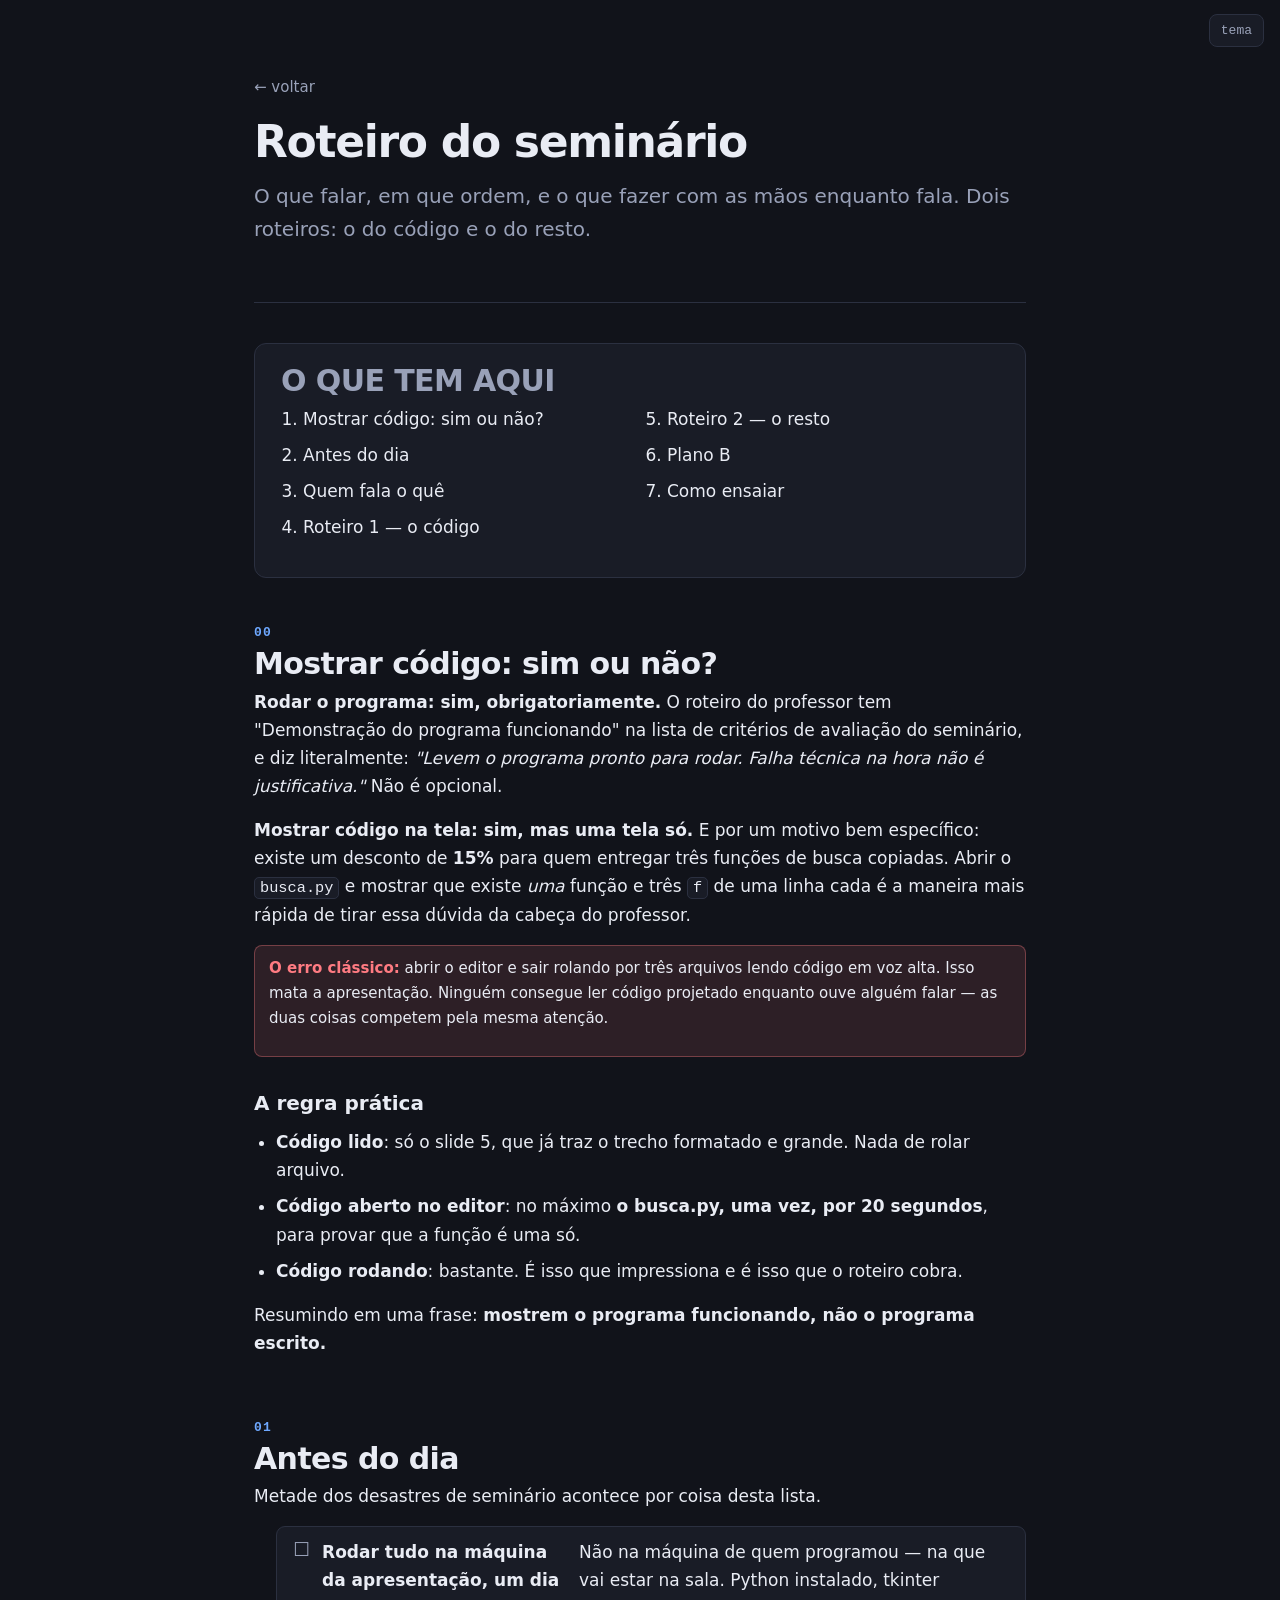
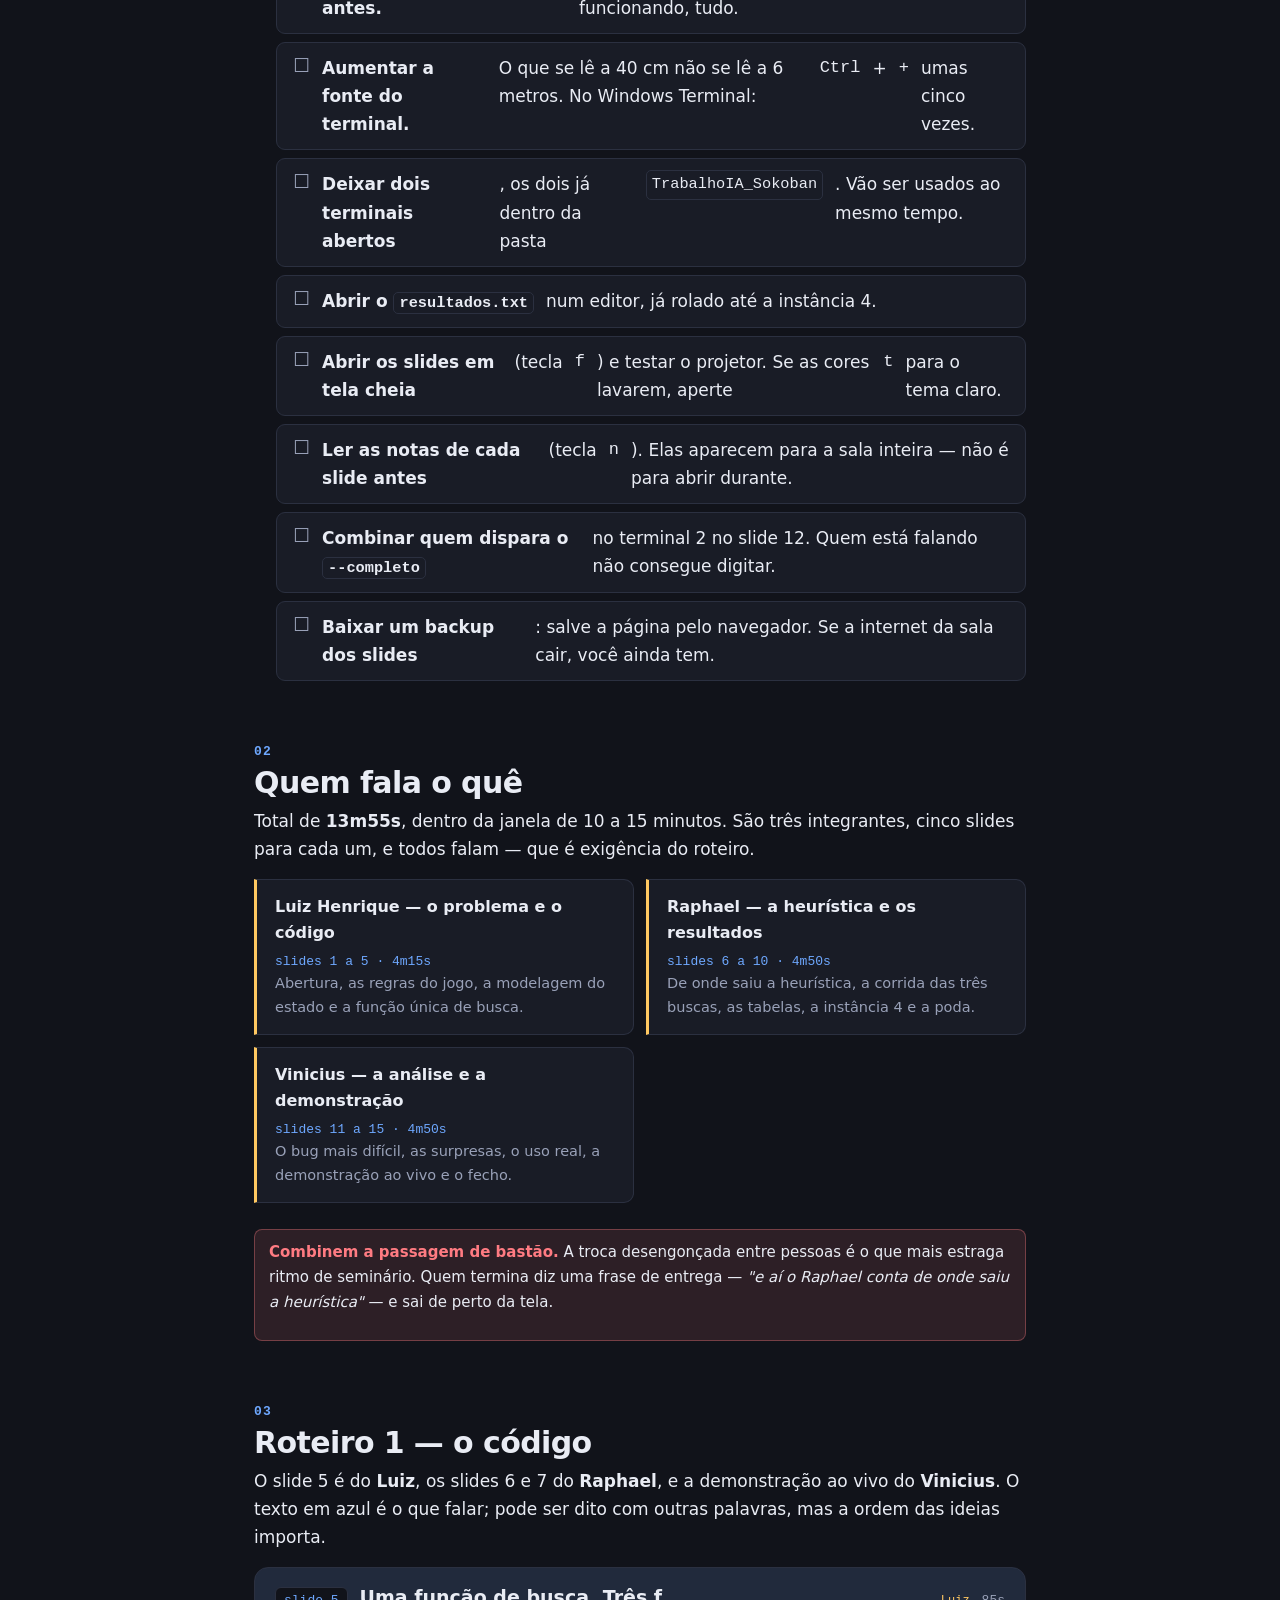
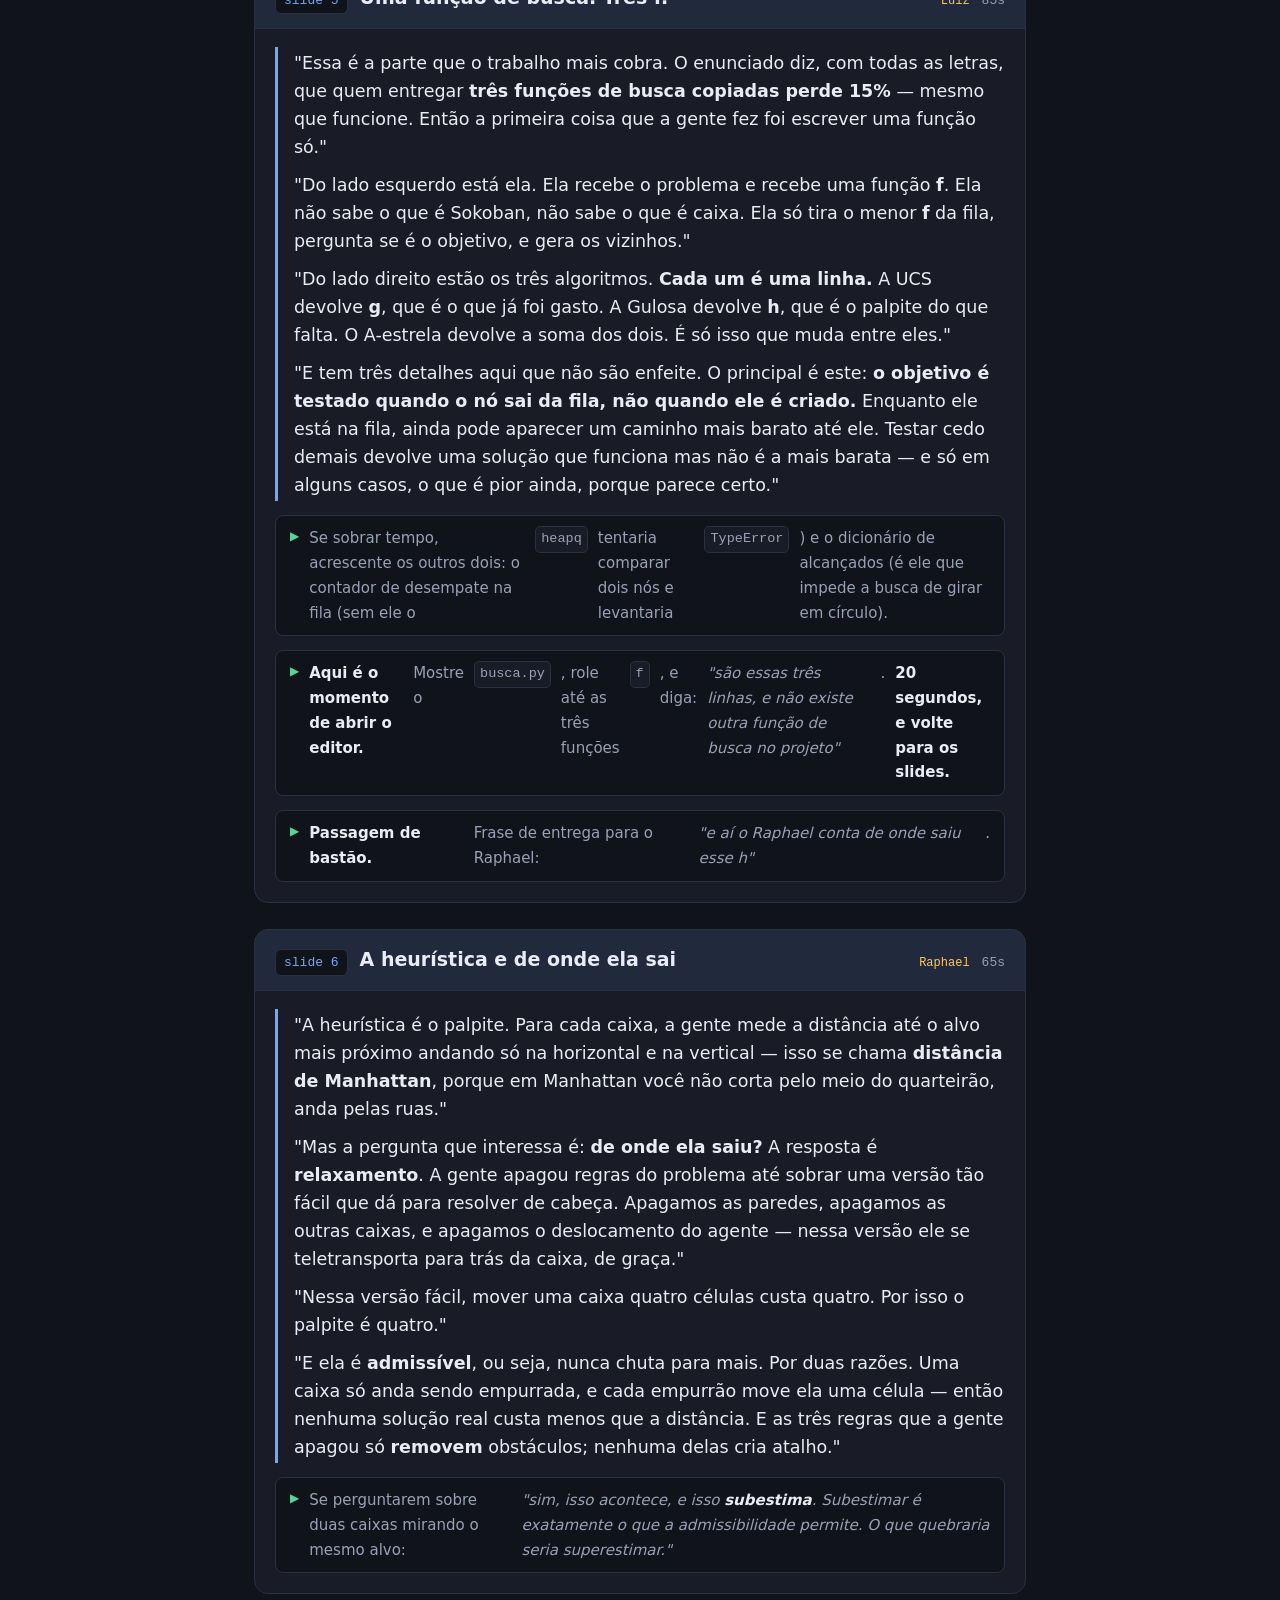
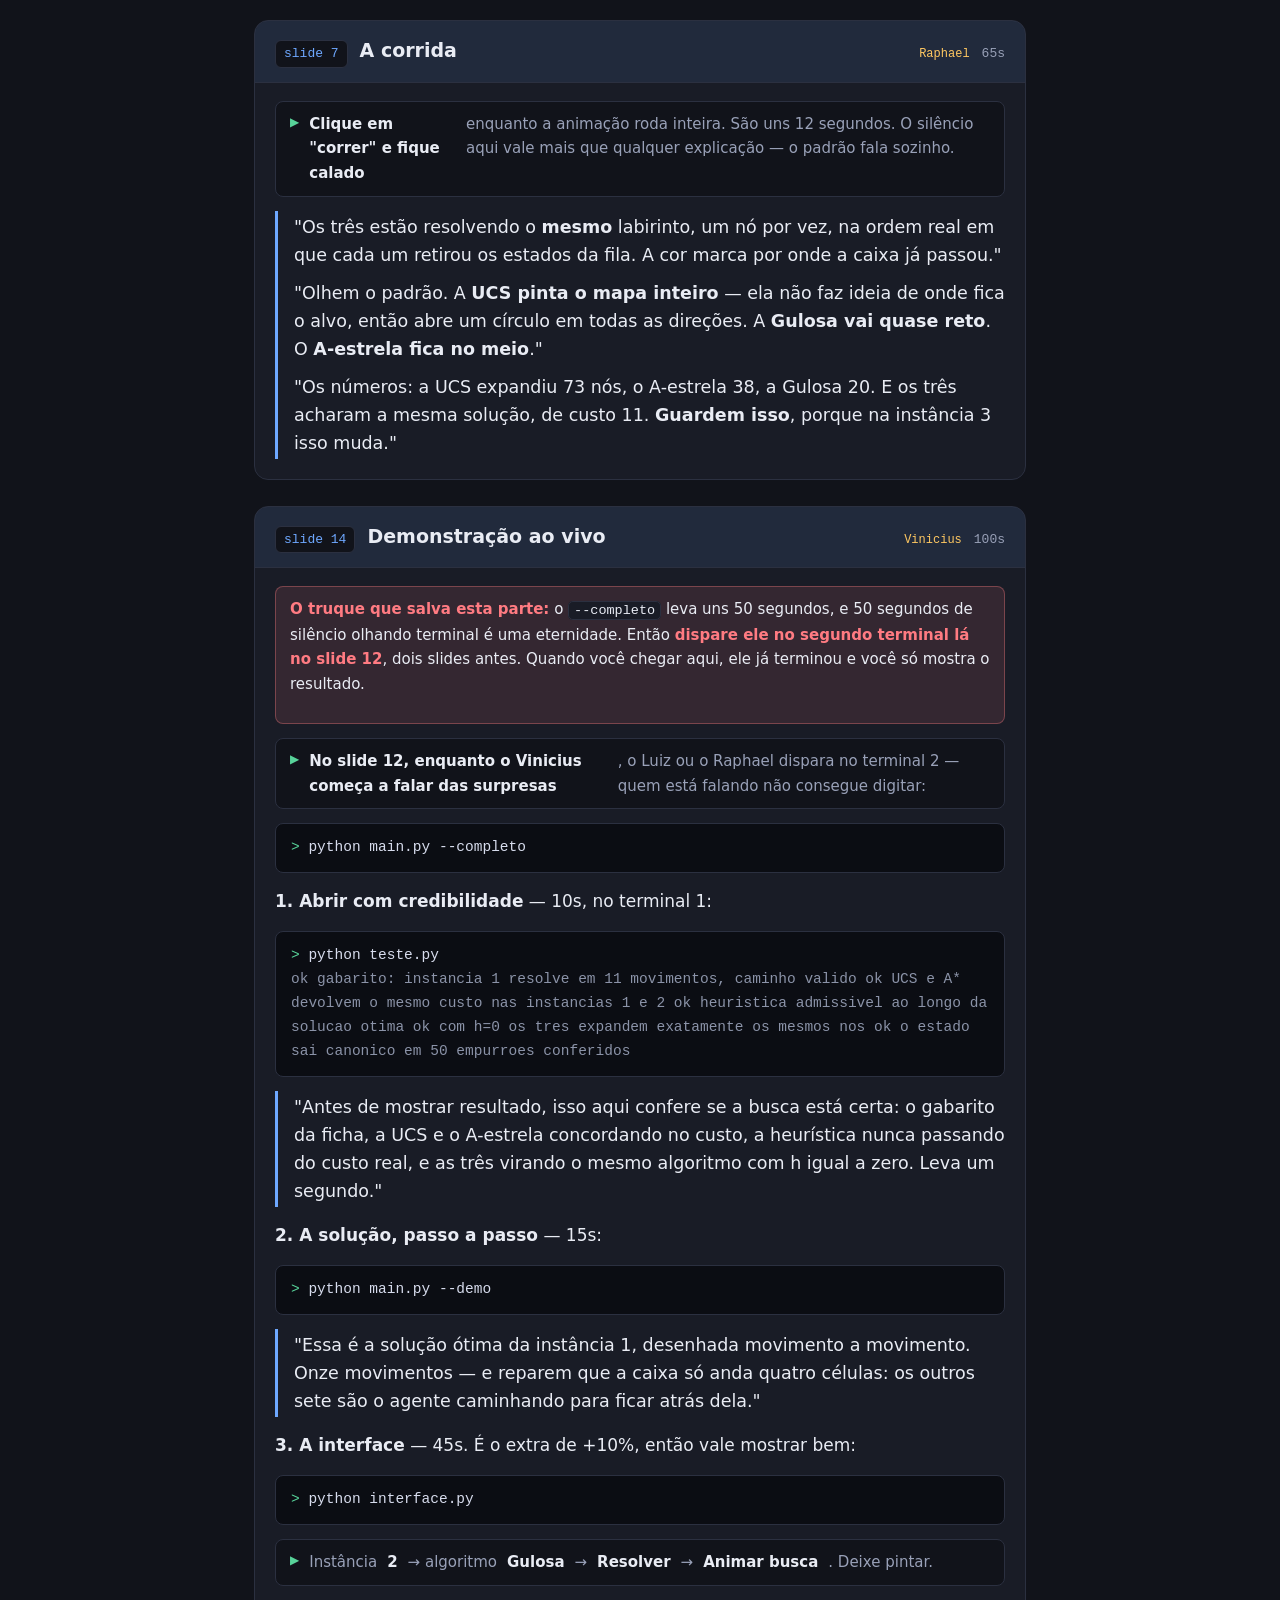
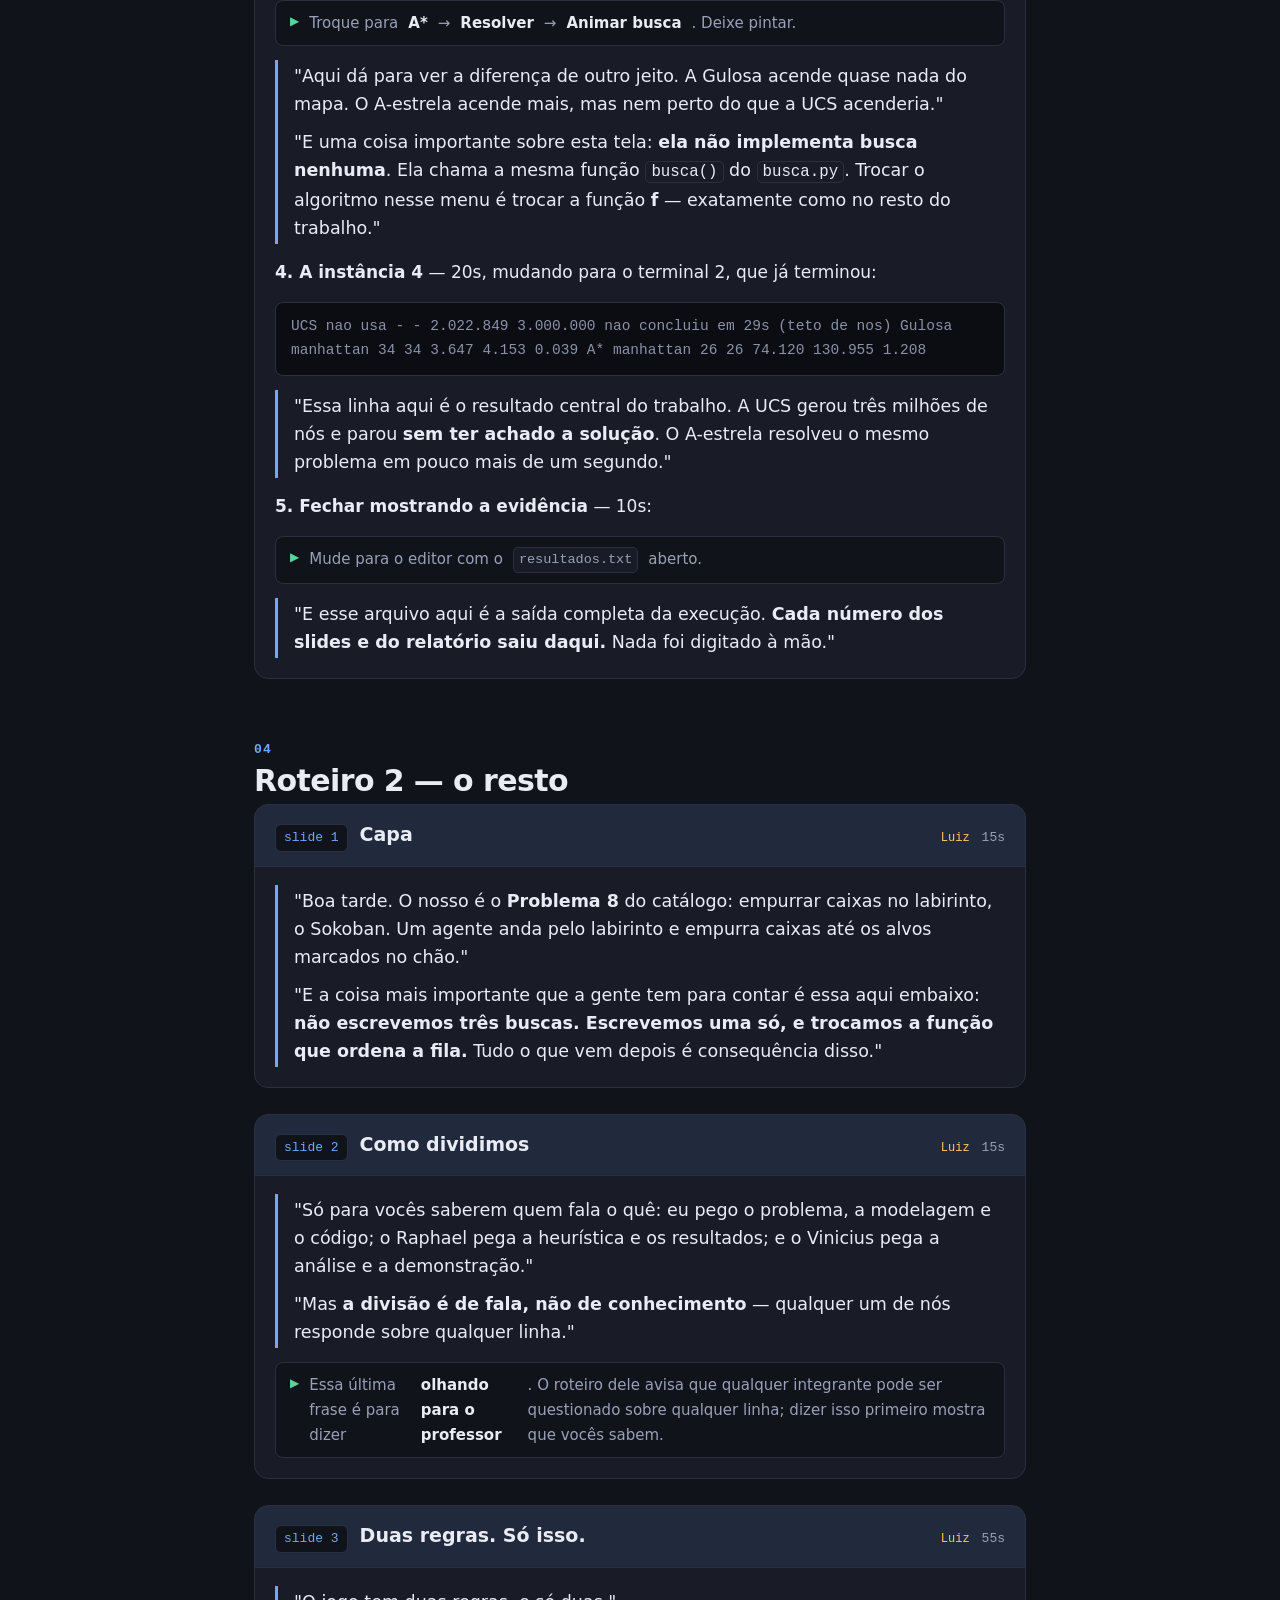
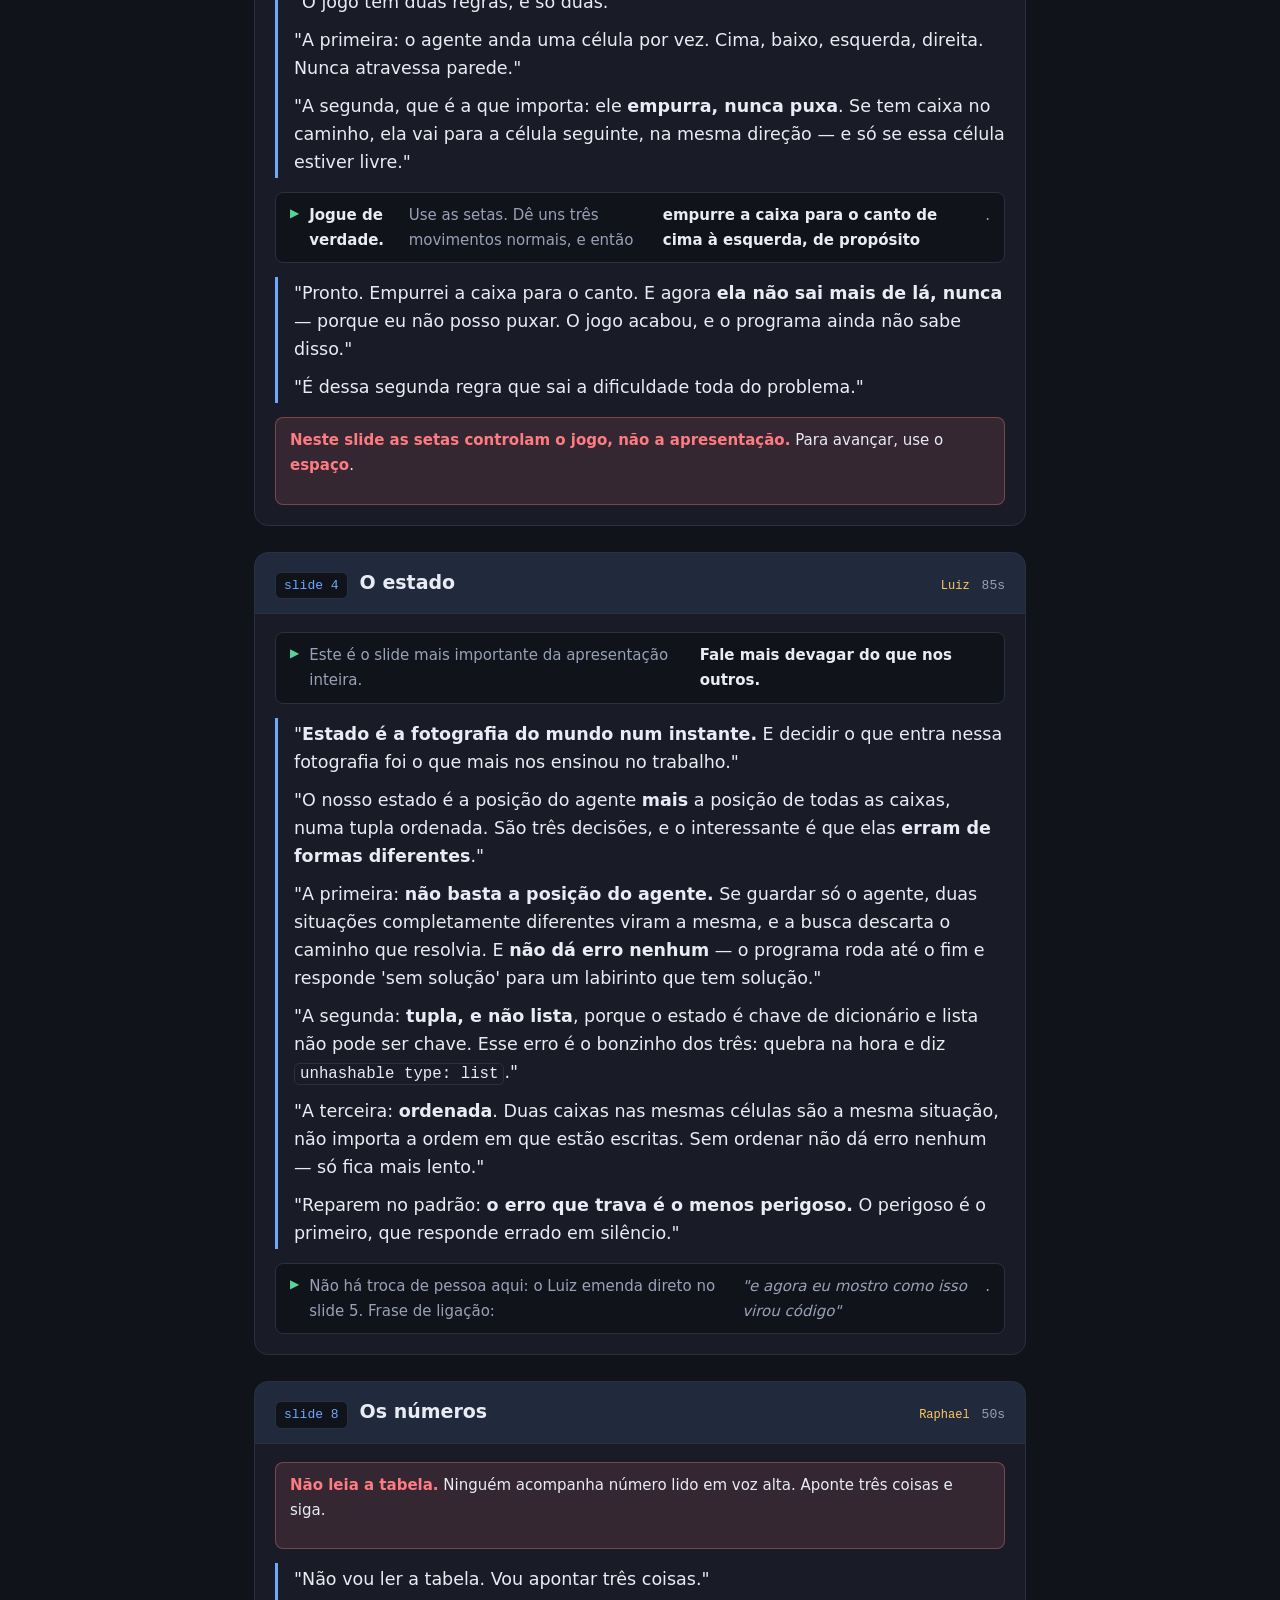
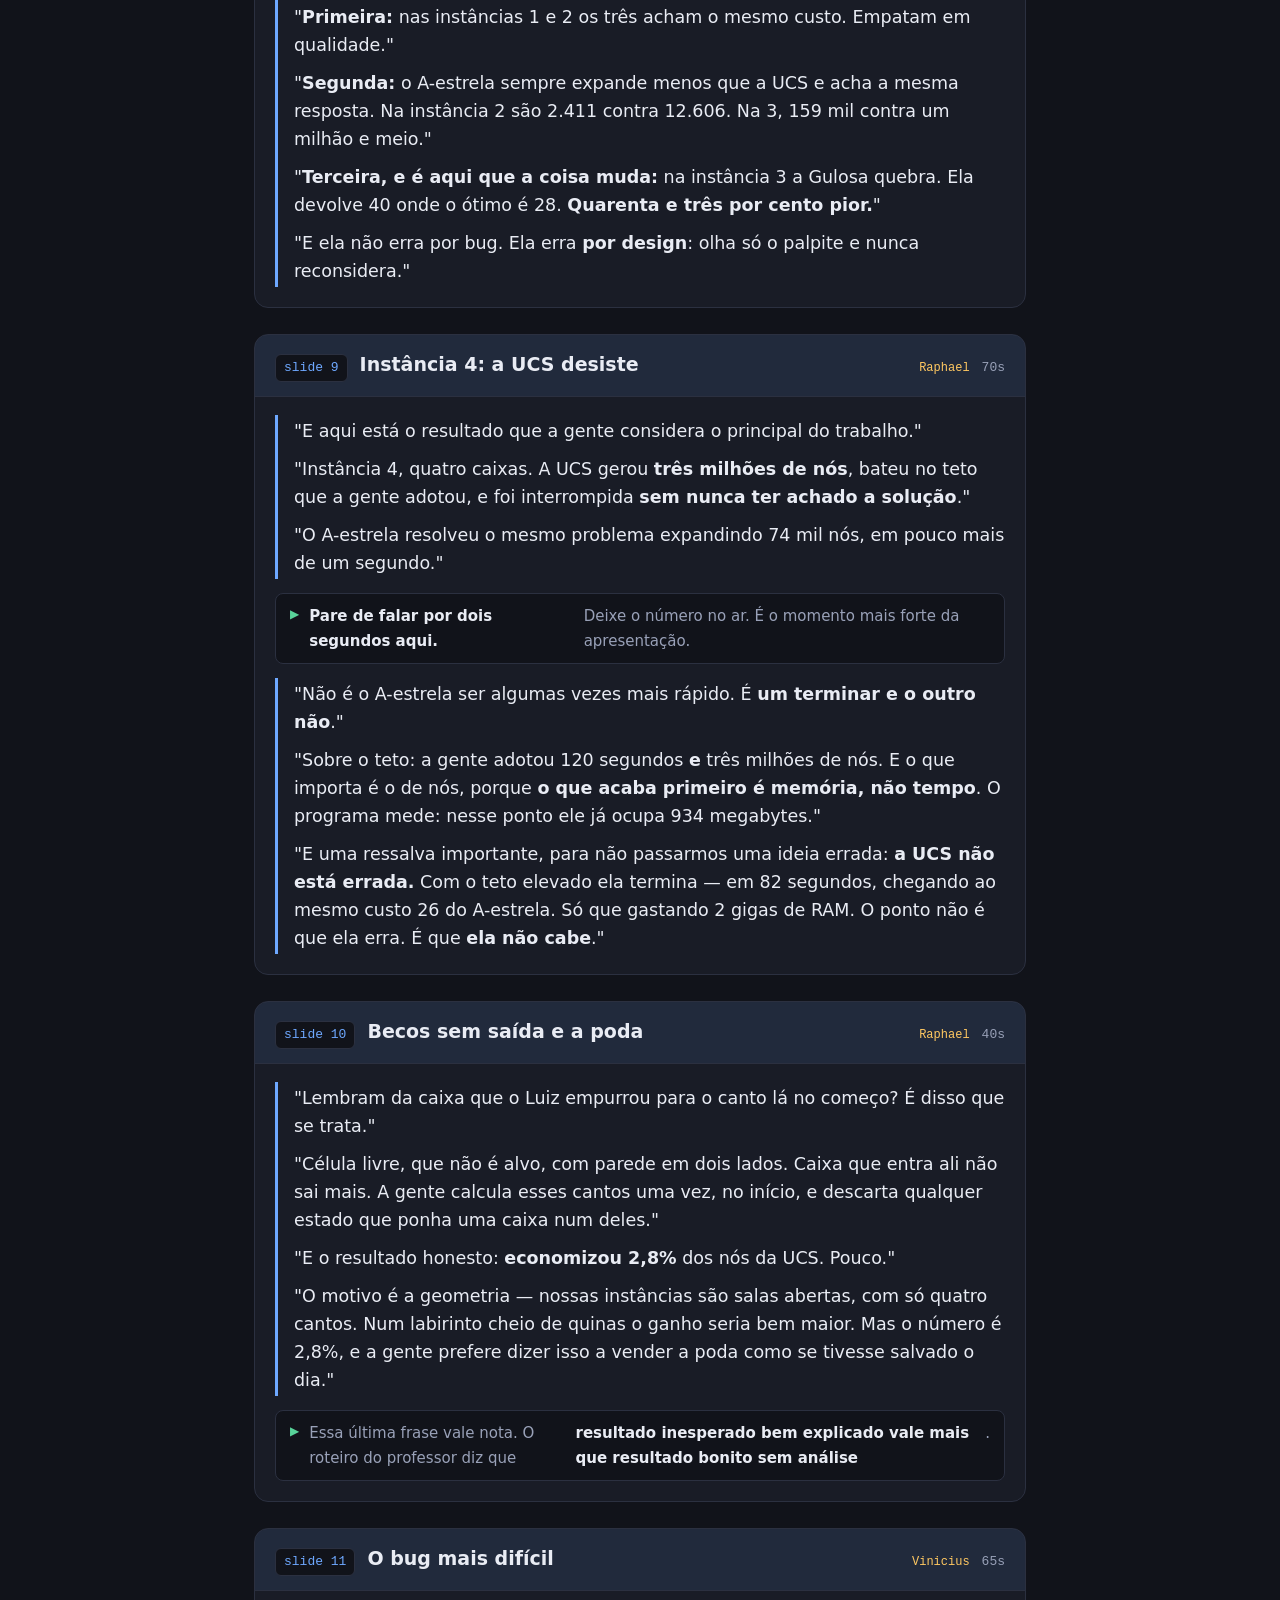
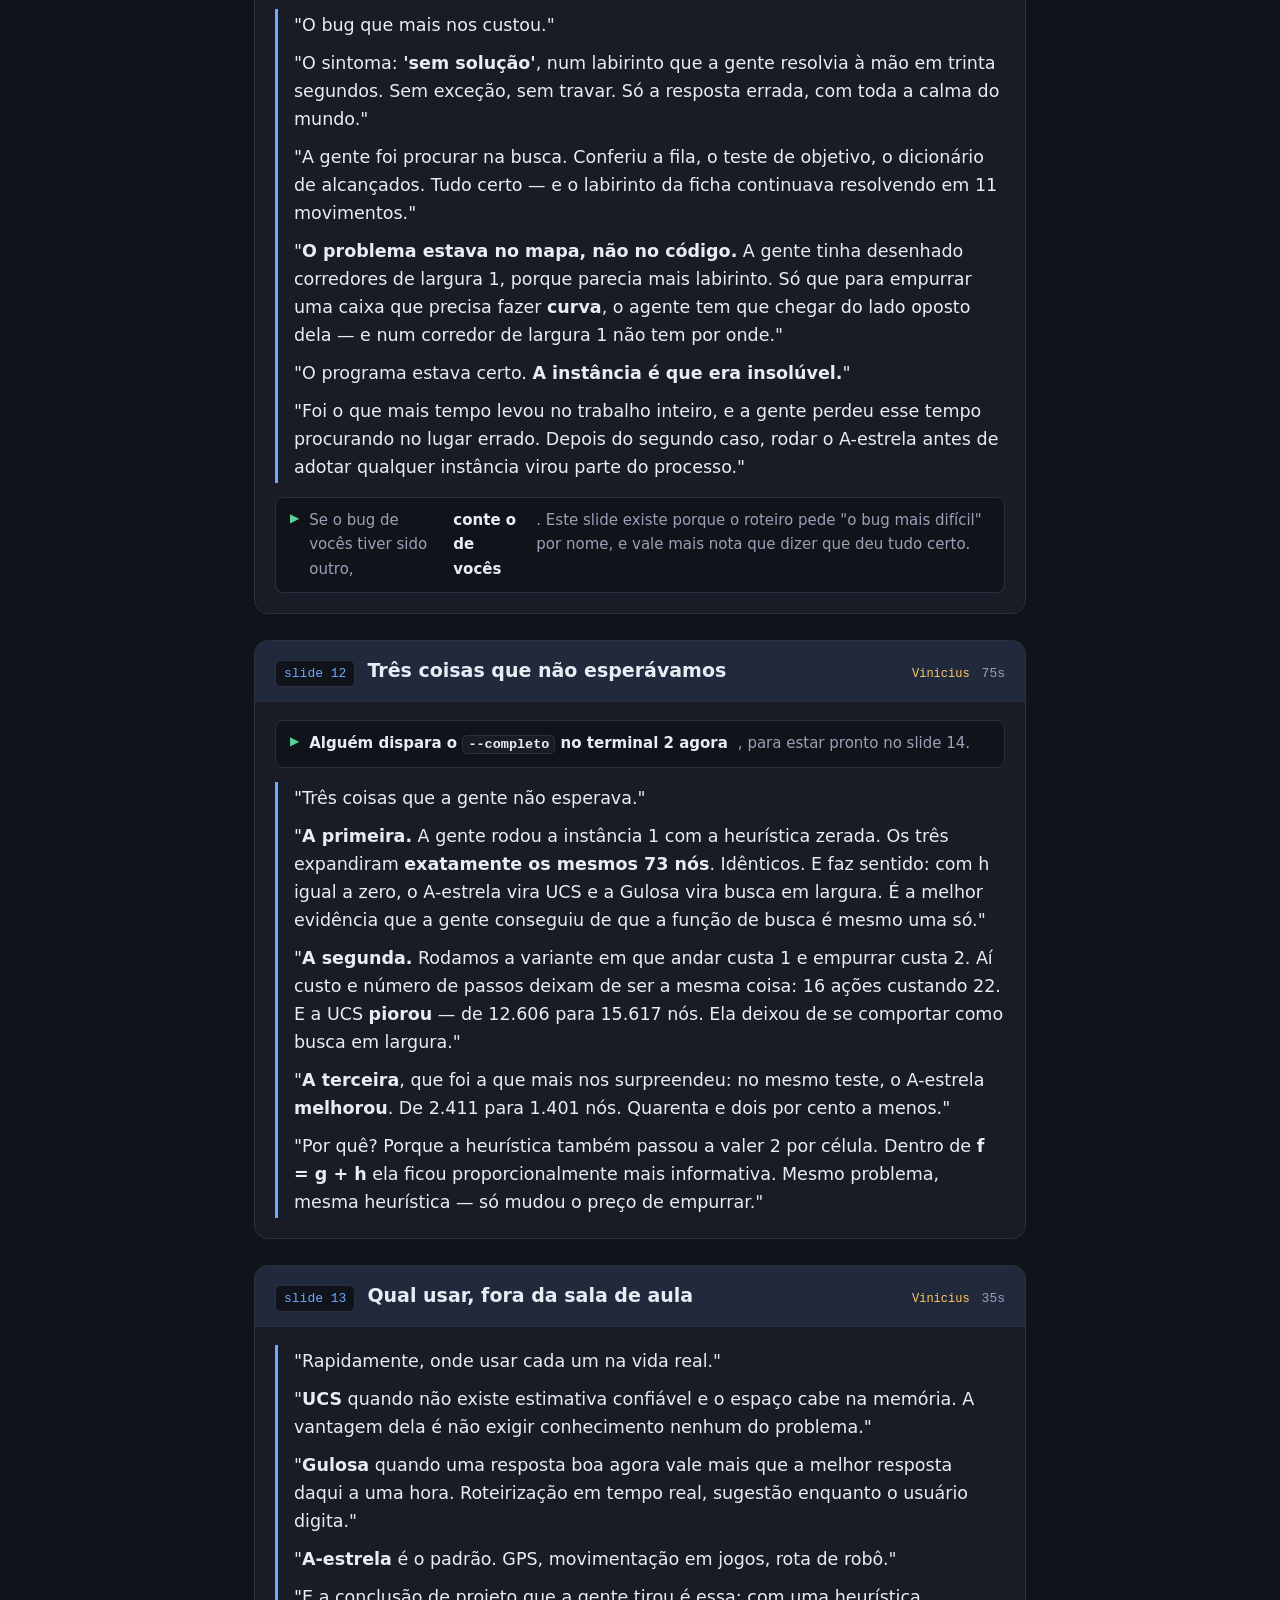
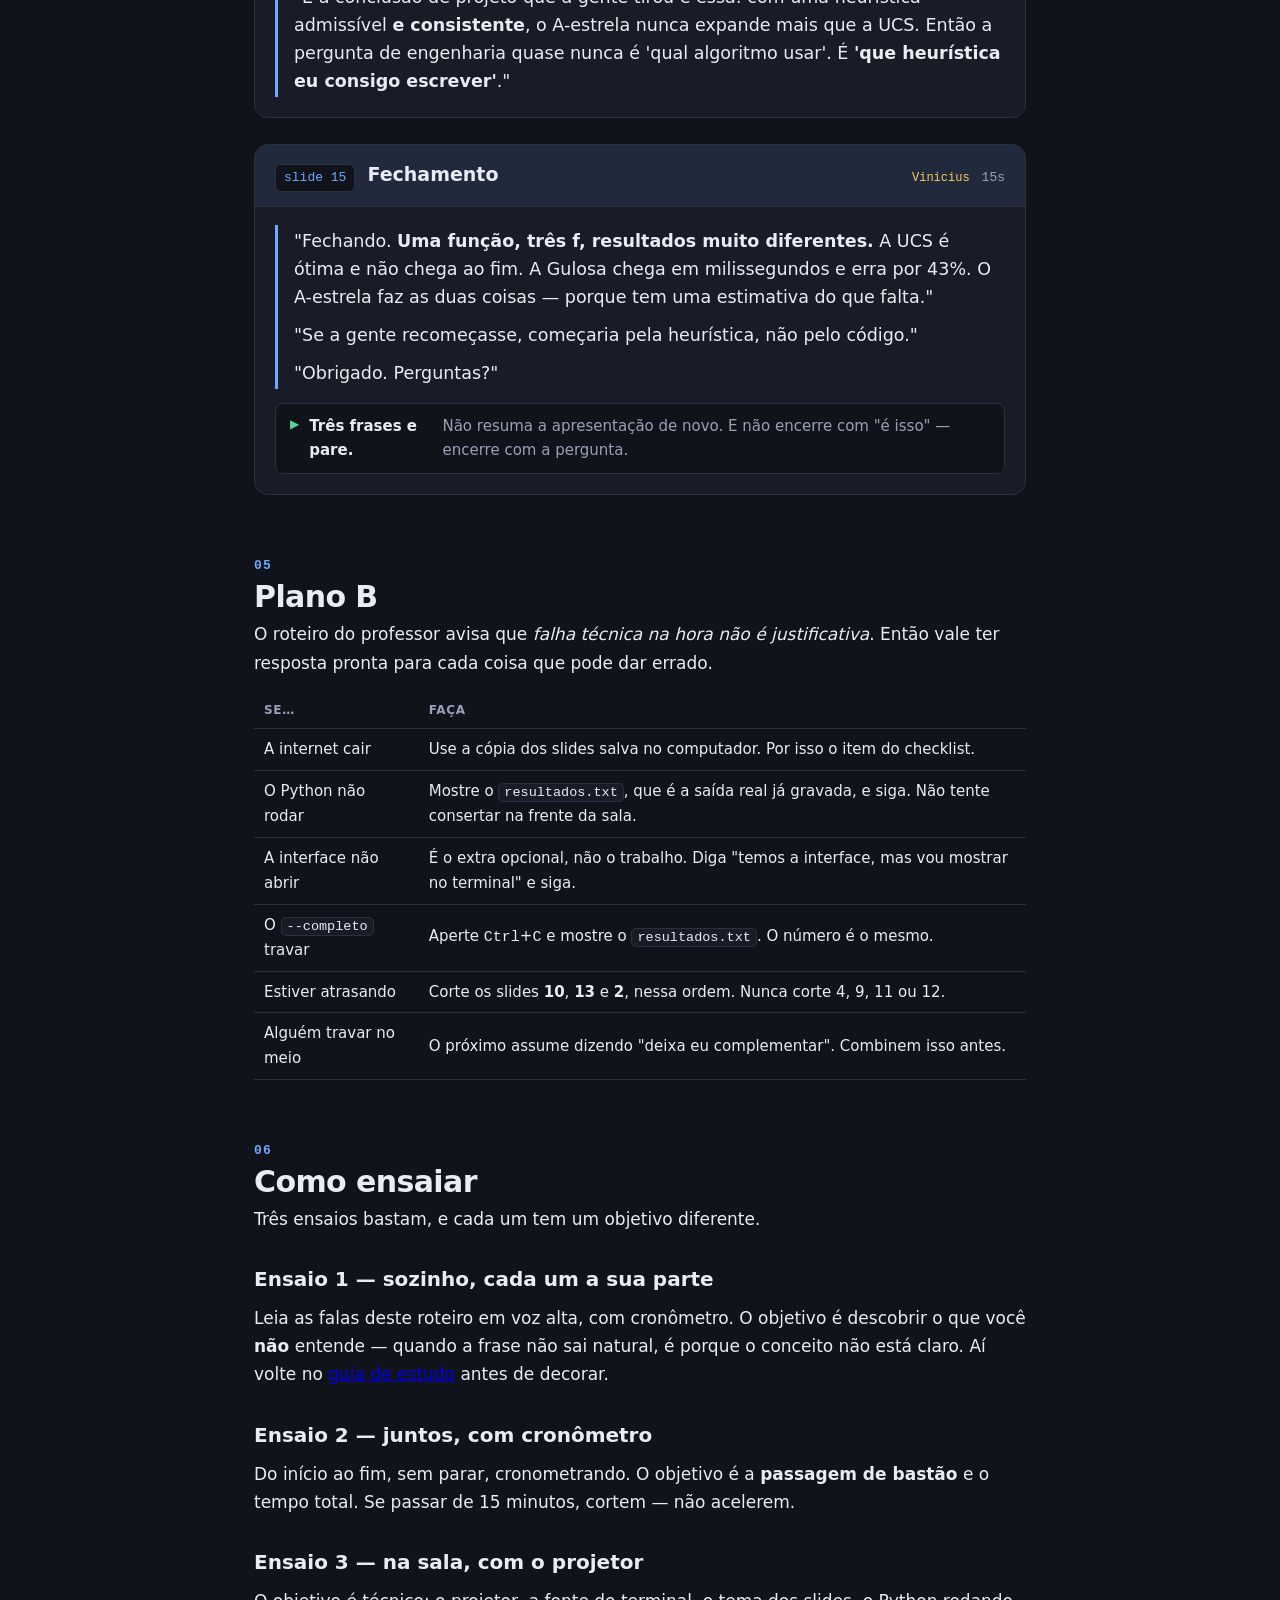
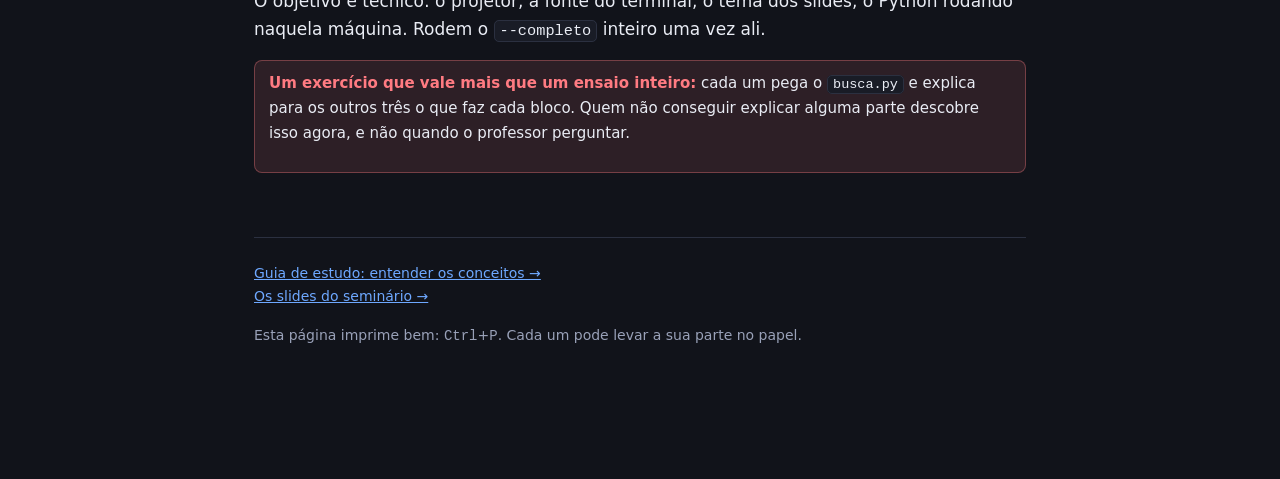
<file: guias/roteiro-do-seminario/index.html>
<!doctype html>
<html lang="pt-BR" data-tema="escuro">
<head>
<meta charset="utf-8">
<meta name="viewport" content="width=device-width, initial-scale=1">
<title>Roteiro do seminário — o que falar, na ordem</title>
<link rel="stylesheet" href="../../assets/style.css">
<link rel="stylesheet" href="../busca-em-ia/guia.css">
<link rel="stylesheet" href="roteiro.css">
</head>
<body>

<button class="tema" id="botao-tema">tema</button>

<div class="guia">

<header class="topo">
  <a class="volta" href="../../">&larr; voltar</a>
  <h1>Roteiro do seminário</h1>
  <p>O que falar, em que ordem, e o que fazer com as mãos enquanto fala.
     Dois roteiros: o do código e o do resto.</p>
</header>

<nav class="indice">
  <h2>O que tem aqui</h2>
  <ol>
    <li><a href="#codigo-sim">Mostrar código: sim ou não?</a></li>
    <li><a href="#antes">Antes do dia</a></li>
    <li><a href="#quem">Quem fala o quê</a></li>
    <li><a href="#roteiro-codigo">Roteiro 1 — o código</a></li>
    <li><a href="#roteiro-resto">Roteiro 2 — o resto</a></li>
    <li><a href="#plano-b">Plano B</a></li>
    <li><a href="#ensaio">Como ensaiar</a></li>
  </ol>
</nav>

<!-- ===================================================================== -->
<section id="codigo-sim">
  <h2><span class="num">00</span>Mostrar código: sim ou não?</h2>

  <p><b>Rodar o programa: sim, obrigatoriamente.</b> O roteiro do professor tem
     "Demonstração do programa funcionando" na lista de critérios de avaliação do
     seminário, e diz literalmente: <i>"Levem o programa pronto para rodar. Falha
     técnica na hora não é justificativa."</i> Não é opcional.</p>

  <p><b>Mostrar código na tela: sim, mas uma tela só.</b> E por um motivo bem
     específico: existe um desconto de <b>15%</b> para quem entregar três funções
     de busca copiadas. Abrir o <code>busca.py</code> e mostrar que existe
     <i>uma</i> função e três <code>f</code> de uma linha cada é a maneira mais
     rápida de tirar essa dúvida da cabeça do professor.</p>

  <div class="cuidado">
    <p><b>O erro clássico:</b> abrir o editor e sair rolando por três arquivos
       lendo código em voz alta. Isso mata a apresentação. Ninguém consegue ler
       código projetado enquanto ouve alguém falar — as duas coisas competem pela
       mesma atenção.</p>
  </div>

  <h3>A regra prática</h3>
  <ul>
    <li><b>Código lido</b>: só o slide 5, que já traz o trecho formatado e
        grande. Nada de rolar arquivo.</li>
    <li><b>Código aberto no editor</b>: no máximo <b>o busca.py, uma vez, por 20
        segundos</b>, para provar que a função é uma só.</li>
    <li><b>Código rodando</b>: bastante. É isso que impressiona e é isso que o
        roteiro cobra.</li>
  </ul>

  <p>Resumindo em uma frase: <b>mostrem o programa funcionando, não o programa
     escrito.</b></p>
</section>

<!-- ===================================================================== -->
<section id="antes">
  <h2><span class="num">01</span>Antes do dia</h2>

  <p>Metade dos desastres de seminário acontece por coisa desta lista.</p>

  <ul class="checklist">
    <li><b>Rodar tudo na máquina da apresentação, um dia antes.</b> Não na
        máquina de quem programou — na que vai estar na sala. Python instalado,
        tkinter funcionando, tudo.</li>
    <li><b>Aumentar a fonte do terminal.</b> O que se lê a 40 cm não se lê a 6
        metros. No Windows Terminal: <kbd>Ctrl</kbd> + <kbd>+</kbd> umas cinco
        vezes.</li>
    <li><b>Deixar dois terminais abertos</b>, os dois já dentro da pasta
        <code>TrabalhoIA_Sokoban</code>. Vão ser usados ao mesmo tempo.</li>
    <li><b>Abrir o <code>resultados.txt</code></b> num editor, já rolado até a
        instância 4.</li>
    <li><b>Abrir os slides em tela cheia</b> (tecla <kbd>f</kbd>) e testar o
        projetor. Se as cores lavarem, aperte <kbd>t</kbd> para o tema claro.</li>
    <li><b>Ler as notas de cada slide antes</b> (tecla <kbd>n</kbd>). Elas
        aparecem para a sala inteira — não é para abrir durante.</li>
    <li><b>Combinar quem dispara o <code>--completo</code></b> no terminal 2 no
        slide 12. Quem está falando não consegue digitar.</li>
    <li><b>Baixar um backup dos slides</b>: salve a página pelo navegador. Se a
        internet da sala cair, você ainda tem.</li>
  </ul>
</section>

<!-- ===================================================================== -->
<section id="quem">
  <h2><span class="num">02</span>Quem fala o quê</h2>

  <p>Total de <b>13m55s</b>, dentro da janela de 10 a 15 minutos. São três
     integrantes, cinco slides para cada um, e todos falam — que é exigência do
     roteiro.</p>

  <div class="pessoas">
    <div class="pessoa">
      <h4>Luiz Henrique — o problema e o código</h4>
      <p class="slides">slides 1 a 5 · 4m15s</p>
      <p>Abertura, as regras do jogo, a modelagem do estado e a função única de
         busca.</p>
    </div>
    <div class="pessoa">
      <h4>Raphael — a heurística e os resultados</h4>
      <p class="slides">slides 6 a 10 · 4m50s</p>
      <p>De onde saiu a heurística, a corrida das três buscas, as tabelas, a
         instância 4 e a poda.</p>
    </div>
    <div class="pessoa">
      <h4>Vinicius — a análise e a demonstração</h4>
      <p class="slides">slides 11 a 15 · 4m50s</p>
      <p>O bug mais difícil, as surpresas, o uso real, a demonstração ao vivo e
         o fecho.</p>
    </div>
  </div>

  <div class="cuidado">
    <p><b>Combinem a passagem de bastão.</b> A troca desengonçada entre pessoas é
       o que mais estraga ritmo de seminário. Quem termina diz uma frase de
       entrega — <i>"e aí o Raphael conta de onde saiu a heurística"</i> — e sai
       de perto da tela.</p>
  </div>
</section>

<!-- ===================================================================== -->
<section id="roteiro-codigo">
  <h2><span class="num">03</span>Roteiro 1 — o código</h2>

  <p>O slide 5 é do <b>Luiz</b>, os slides 6 e 7 do <b>Raphael</b>, e a
     demonstração ao vivo do <b>Vinicius</b>. O texto em azul é o que falar;
     pode ser dito com outras palavras, mas a ordem das ideias importa.</p>

  <div class="bloco">
    <header><span class="n">slide 5</span><h3>Uma função de busca. Três f.</h3>
      <span class="quem">Luiz</span><span class="tempo">85s</span></header>
    <div class="corpo">
      <div class="fala">
        <p>"Essa é a parte que o trabalho mais cobra. O enunciado diz, com todas
           as letras, que quem entregar <b>três funções de busca copiadas perde
           15%</b> — mesmo que funcione. Então a primeira coisa que a gente fez
           foi escrever uma função só."</p>
        <p>"Do lado esquerdo está ela. Ela recebe o problema e recebe uma função
           <b>f</b>. Ela não sabe o que é Sokoban, não sabe o que é caixa. Ela só
           tira o menor <b>f</b> da fila, pergunta se é o objetivo, e gera os
           vizinhos."</p>
        <p>"Do lado direito estão os três algoritmos. <b>Cada um é uma linha.</b>
           A UCS devolve <b>g</b>, que é o que já foi gasto. A Gulosa devolve
           <b>h</b>, que é o palpite do que falta. O A-estrela devolve a soma dos
           dois. É só isso que muda entre eles."</p>
        <p>"E tem três detalhes aqui que não são enfeite. O principal é este:
           <b>o objetivo é testado quando o nó sai da fila, não quando ele é
           criado.</b> Enquanto ele está na fila, ainda pode aparecer um caminho
           mais barato até ele. Testar cedo demais devolve uma solução que
           funciona mas não é a mais barata — e só em alguns casos, o que é pior
           ainda, porque parece certo."</p>
      </div>
      <div class="faz">Se sobrar tempo, acrescente os outros dois: o contador de
        desempate na fila (sem ele o <code>heapq</code> tentaria comparar dois
        nós e levantaria <code>TypeError</code>) e o dicionário de alcançados
        (é ele que impede a busca de girar em círculo).</div>
      <div class="faz"><b>Aqui é o momento de abrir o editor.</b> Mostre o
        <code>busca.py</code>, role até as três funções <code>f</code>, e diga:
        <i>"são essas três linhas, e não existe outra função de busca no
        projeto"</i>. <b>20 segundos, e volte para os slides.</b></div>
      <div class="faz"><b>Passagem de bastão.</b> Frase de entrega para o
        Raphael: <i>"e aí o Raphael conta de onde saiu esse h"</i>.</div>
    </div>
  </div>

  <div class="bloco">
    <header><span class="n">slide 6</span><h3>A heurística e de onde ela sai</h3>
      <span class="quem">Raphael</span><span class="tempo">65s</span></header>
    <div class="corpo">
      <div class="fala">
        <p>"A heurística é o palpite. Para cada caixa, a gente mede a distância
           até o alvo mais próximo andando só na horizontal e na vertical — isso
           se chama <b>distância de Manhattan</b>, porque em Manhattan você não
           corta pelo meio do quarteirão, anda pelas ruas."</p>
        <p>"Mas a pergunta que interessa é: <b>de onde ela saiu?</b> A resposta é
           <b>relaxamento</b>. A gente apagou regras do problema até sobrar uma
           versão tão fácil que dá para resolver de cabeça. Apagamos as paredes,
           apagamos as outras caixas, e apagamos o deslocamento do agente — nessa
           versão ele se teletransporta para trás da caixa, de graça."</p>
        <p>"Nessa versão fácil, mover uma caixa quatro células custa quatro. Por
           isso o palpite é quatro."</p>
        <p>"E ela é <b>admissível</b>, ou seja, nunca chuta para mais. Por duas
           razões. Uma caixa só anda sendo empurrada, e cada empurrão move ela
           uma célula — então nenhuma solução real custa menos que a distância. E
           as três regras que a gente apagou só <b>removem</b> obstáculos;
           nenhuma delas cria atalho."</p>
      </div>
      <div class="faz">Se perguntarem sobre duas caixas mirando o mesmo alvo:
        <i>"sim, isso acontece, e isso <b>subestima</b>. Subestimar é exatamente
        o que a admissibilidade permite. O que quebraria seria superestimar."</i></div>
    </div>
  </div>

  <div class="bloco">
    <header><span class="n">slide 7</span><h3>A corrida</h3>
      <span class="quem">Raphael</span><span class="tempo">65s</span></header>
    <div class="corpo">
      <div class="faz"><b>Clique em "correr" e fique calado</b> enquanto a
        animação roda inteira. São uns 12 segundos. O silêncio aqui vale mais que
        qualquer explicação — o padrão fala sozinho.</div>
      <div class="fala">
        <p>"Os três estão resolvendo o <b>mesmo</b> labirinto, um nó por vez, na
           ordem real em que cada um retirou os estados da fila. A cor marca por
           onde a caixa já passou."</p>
        <p>"Olhem o padrão. A <b>UCS pinta o mapa inteiro</b> — ela não faz ideia
           de onde fica o alvo, então abre um círculo em todas as direções. A
           <b>Gulosa vai quase reto</b>. O <b>A-estrela fica no meio</b>."</p>
        <p>"Os números: a UCS expandiu 73 nós, o A-estrela 38, a Gulosa 20. E os
           três acharam a mesma solução, de custo 11. <b>Guardem isso</b>, porque
           na instância 3 isso muda."</p>
      </div>
    </div>
  </div>

  <div class="bloco">
    <header><span class="n">slide 14</span><h3>Demonstração ao vivo</h3>
      <span class="quem">Vinicius</span><span class="tempo">100s</span></header>
    <div class="corpo">
      <div class="cuidado">
        <p><b>O truque que salva esta parte:</b> o <code>--completo</code> leva
           uns 50 segundos, e 50 segundos de silêncio olhando terminal é uma
           eternidade. Então <b>dispare ele no segundo terminal lá no slide
           12</b>, dois slides antes. Quando você chegar aqui, ele já terminou e
           você só mostra o resultado.</p>
      </div>

      <div class="faz"><b>No slide 12, enquanto o Vinicius começa a falar das
        surpresas</b>, o Luiz ou o Raphael dispara no terminal 2 — quem está
        falando não consegue digitar:</div>
      <div class="terminal"><span class="cmd">python main.py --completo</span></div>

      <p><b>1. Abrir com credibilidade</b> — 10s, no terminal 1:</p>
      <div class="terminal"><span class="cmd">python teste.py</span>
<span class="saida">ok  gabarito: instancia 1 resolve em 11 movimentos, caminho valido
ok  UCS e A* devolvem o mesmo custo nas instancias 1 e 2
ok  heuristica admissivel ao longo da solucao otima
ok  com h=0 os tres expandem exatamente os mesmos nos
ok  o estado sai canonico em 50 empurroes conferidos</span></div>
      <div class="fala">
        <p>"Antes de mostrar resultado, isso aqui confere se a busca está certa:
           o gabarito da ficha, a UCS e o A-estrela concordando no custo, a
           heurística nunca passando do custo real, e as três virando o mesmo
           algoritmo com h igual a zero. Leva um segundo."</p>
      </div>

      <p><b>2. A solução, passo a passo</b> — 15s:</p>
      <div class="terminal"><span class="cmd">python main.py --demo</span></div>
      <div class="fala">
        <p>"Essa é a solução ótima da instância 1, desenhada movimento a
           movimento. Onze movimentos — e reparem que a caixa só anda quatro
           células: os outros sete são o agente caminhando para ficar atrás
           dela."</p>
      </div>

      <p><b>3. A interface</b> — 45s. É o extra de +10%, então vale mostrar bem:</p>
      <div class="terminal"><span class="cmd">python interface.py</span></div>
      <div class="faz">Instância <b>2</b> → algoritmo <b>Gulosa</b> →
        <b>Resolver</b> → <b>Animar busca</b>. Deixe pintar.</div>
      <div class="faz">Troque para <b>A*</b> → <b>Resolver</b> →
        <b>Animar busca</b>. Deixe pintar.</div>
      <div class="fala">
        <p>"Aqui dá para ver a diferença de outro jeito. A Gulosa acende quase
           nada do mapa. O A-estrela acende mais, mas nem perto do que a UCS
           acenderia."</p>
        <p>"E uma coisa importante sobre esta tela: <b>ela não implementa busca
           nenhuma</b>. Ela chama a mesma função <code>busca()</code> do
           <code>busca.py</code>. Trocar o algoritmo nesse menu é trocar a função
           <b>f</b> — exatamente como no resto do trabalho."</p>
      </div>

      <p><b>4. A instância 4</b> — 20s, mudando para o terminal 2, que já
         terminou:</p>
      <div class="terminal"><span class="saida">UCS   nao usa  -  -  2.022.849  3.000.000  nao concluiu em 29s (teto de nos)
Gulosa  manhattan  34  34  3.647  4.153  0.039
A*      manhattan  26  26  74.120  130.955  1.208</span></div>
      <div class="fala">
        <p>"Essa linha aqui é o resultado central do trabalho. A UCS gerou três
           milhões de nós e parou <b>sem ter achado a solução</b>. O A-estrela
           resolveu o mesmo problema em pouco mais de um segundo."</p>
      </div>

      <p><b>5. Fechar mostrando a evidência</b> — 10s:</p>
      <div class="faz">Mude para o editor com o <code>resultados.txt</code>
        aberto.</div>
      <div class="fala">
        <p>"E esse arquivo aqui é a saída completa da execução. <b>Cada número
           dos slides e do relatório saiu daqui.</b> Nada foi digitado à mão."</p>
      </div>
    </div>
  </div>
</section>

<!-- ===================================================================== -->
<section id="roteiro-resto">
  <h2><span class="num">04</span>Roteiro 2 — o resto</h2>

  <div class="bloco">
    <header><span class="n">slide 1</span><h3>Capa</h3>
      <span class="quem">Luiz</span><span class="tempo">15s</span></header>
    <div class="corpo">
      <div class="fala">
        <p>"Boa tarde. O nosso é o <b>Problema 8</b> do catálogo: empurrar caixas
           no labirinto, o Sokoban. Um agente anda pelo labirinto e empurra
           caixas até os alvos marcados no chão."</p>
        <p>"E a coisa mais importante que a gente tem para contar é essa aqui
           embaixo: <b>não escrevemos três buscas. Escrevemos uma só, e trocamos
           a função que ordena a fila.</b> Tudo o que vem depois é consequência
           disso."</p>
      </div>
    </div>
  </div>

  <div class="bloco">
    <header><span class="n">slide 2</span><h3>Como dividimos</h3>
      <span class="quem">Luiz</span><span class="tempo">15s</span></header>
    <div class="corpo">
      <div class="fala">
        <p>"Só para vocês saberem quem fala o quê: eu pego o problema, a
           modelagem e o código; o Raphael pega a heurística e os resultados; e o
           Vinicius pega a análise e a demonstração."</p>
        <p>"Mas <b>a divisão é de fala, não de conhecimento</b> — qualquer um de
           nós responde sobre qualquer linha."</p>
      </div>
      <div class="faz">Essa última frase é para dizer <b>olhando para o
        professor</b>. O roteiro dele avisa que qualquer integrante pode ser
        questionado sobre qualquer linha; dizer isso primeiro mostra que vocês
        sabem.</div>
    </div>
  </div>

  <div class="bloco">
    <header><span class="n">slide 3</span><h3>Duas regras. Só isso.</h3>
      <span class="quem">Luiz</span><span class="tempo">55s</span></header>
    <div class="corpo">
      <div class="fala">
        <p>"O jogo tem duas regras, e só duas."</p>
        <p>"A primeira: o agente anda uma célula por vez. Cima, baixo, esquerda,
           direita. Nunca atravessa parede."</p>
        <p>"A segunda, que é a que importa: ele <b>empurra, nunca puxa</b>. Se tem
           caixa no caminho, ela vai para a célula seguinte, na mesma direção — e
           só se essa célula estiver livre."</p>
      </div>
      <div class="faz"><b>Jogue de verdade.</b> Use as setas. Dê uns três
        movimentos normais, e então <b>empurre a caixa para o canto de cima à
        esquerda, de propósito</b>.</div>
      <div class="fala">
        <p>"Pronto. Empurrei a caixa para o canto. E agora <b>ela não sai mais de
           lá, nunca</b> — porque eu não posso puxar. O jogo acabou, e o programa
           ainda não sabe disso."</p>
        <p>"É dessa segunda regra que sai a dificuldade toda do problema."</p>
      </div>
      <div class="cuidado">
        <p><b>Neste slide as setas controlam o jogo, não a apresentação.</b> Para
           avançar, use o <b>espaço</b>.</p>
      </div>
    </div>
  </div>

  <div class="bloco">
    <header><span class="n">slide 4</span><h3>O estado</h3>
      <span class="quem">Luiz</span><span class="tempo">85s</span></header>
    <div class="corpo">
      <div class="faz">Este é o slide mais importante da apresentação inteira.
        <b>Fale mais devagar do que nos outros.</b></div>
      <div class="fala">
        <p>"<b>Estado é a fotografia do mundo num instante.</b> E decidir o que
           entra nessa fotografia foi o que mais nos ensinou no trabalho."</p>
        <p>"O nosso estado é a posição do agente <b>mais</b> a posição de todas as
           caixas, numa tupla ordenada. São três decisões, e o interessante é que
           elas <b>erram de formas diferentes</b>."</p>
        <p>"A primeira: <b>não basta a posição do agente.</b> Se guardar só o
           agente, duas situações completamente diferentes viram a mesma, e a
           busca descarta o caminho que resolvia. E <b>não dá erro nenhum</b> — o
           programa roda até o fim e responde 'sem solução' para um labirinto que
           tem solução."</p>
        <p>"A segunda: <b>tupla, e não lista</b>, porque o estado é chave de
           dicionário e lista não pode ser chave. Esse erro é o bonzinho dos três:
           quebra na hora e diz <code>unhashable type: list</code>."</p>
        <p>"A terceira: <b>ordenada</b>. Duas caixas nas mesmas células são a
           mesma situação, não importa a ordem em que estão escritas. Sem ordenar
           não dá erro nenhum — só fica mais lento."</p>
        <p>"Reparem no padrão: <b>o erro que trava é o menos perigoso.</b> O
           perigoso é o primeiro, que responde errado em silêncio."</p>
      </div>
      <div class="faz">Não há troca de pessoa aqui: o Luiz emenda direto no
        slide 5. Frase de ligação: <i>"e agora eu mostro como isso virou
        código"</i>.</div>
    </div>
  </div>

  <div class="bloco">
    <header><span class="n">slide 8</span><h3>Os números</h3>
      <span class="quem">Raphael</span><span class="tempo">50s</span></header>
    <div class="corpo">
      <div class="cuidado"><p><b>Não leia a tabela.</b> Ninguém acompanha número
        lido em voz alta. Aponte três coisas e siga.</p></div>
      <div class="fala">
        <p>"Não vou ler a tabela. Vou apontar três coisas."</p>
        <p>"<b>Primeira:</b> nas instâncias 1 e 2 os três acham o mesmo custo.
           Empatam em qualidade."</p>
        <p>"<b>Segunda:</b> o A-estrela sempre expande menos que a UCS e acha a
           mesma resposta. Na instância 2 são 2.411 contra 12.606. Na 3, 159 mil
           contra um milhão e meio."</p>
        <p>"<b>Terceira, e é aqui que a coisa muda:</b> na instância 3 a Gulosa
           quebra. Ela devolve 40 onde o ótimo é 28. <b>Quarenta e três por cento
           pior.</b>"</p>
        <p>"E ela não erra por bug. Ela erra <b>por design</b>: olha só o palpite
           e nunca reconsidera."</p>
      </div>
    </div>
  </div>

  <div class="bloco">
    <header><span class="n">slide 9</span><h3>Instância 4: a UCS desiste</h3>
      <span class="quem">Raphael</span><span class="tempo">70s</span></header>
    <div class="corpo">
      <div class="fala">
        <p>"E aqui está o resultado que a gente considera o principal do
           trabalho."</p>
        <p>"Instância 4, quatro caixas. A UCS gerou <b>três milhões de nós</b>,
           bateu no teto que a gente adotou, e foi interrompida <b>sem nunca ter
           achado a solução</b>."</p>
        <p>"O A-estrela resolveu o mesmo problema expandindo 74 mil nós, em pouco
           mais de um segundo."</p>
      </div>
      <div class="faz"><b>Pare de falar por dois segundos aqui.</b> Deixe o
        número no ar. É o momento mais forte da apresentação.</div>
      <div class="fala">
        <p>"Não é o A-estrela ser algumas vezes mais rápido. É <b>um terminar e o
           outro não</b>."</p>
        <p>"Sobre o teto: a gente adotou 120 segundos <b>e</b> três milhões de
           nós. E o que importa é o de nós, porque <b>o que acaba primeiro é
           memória, não tempo</b>. O programa mede: nesse ponto ele já ocupa 934
           megabytes."</p>
        <p>"E uma ressalva importante, para não passarmos uma ideia errada: <b>a
           UCS não está errada.</b> Com o teto elevado ela termina — em 82
           segundos, chegando ao mesmo custo 26 do A-estrela. Só que gastando 2
           gigas de RAM. O ponto não é que ela erra. É que <b>ela não cabe</b>."</p>
      </div>
    </div>
  </div>

  <div class="bloco">
    <header><span class="n">slide 10</span><h3>Becos sem saída e a poda</h3>
      <span class="quem">Raphael</span><span class="tempo">40s</span></header>
    <div class="corpo">
      <div class="fala">
        <p>"Lembram da caixa que o Luiz empurrou para o canto lá no começo? É
           disso que se trata."</p>
        <p>"Célula livre, que não é alvo, com parede em dois lados. Caixa que
           entra ali não sai mais. A gente calcula esses cantos uma vez, no
           início, e descarta qualquer estado que ponha uma caixa num deles."</p>
        <p>"E o resultado honesto: <b>economizou 2,8%</b> dos nós da UCS. Pouco."</p>
        <p>"O motivo é a geometria — nossas instâncias são salas abertas, com só
           quatro cantos. Num labirinto cheio de quinas o ganho seria bem maior.
           Mas o número é 2,8%, e a gente prefere dizer isso a vender a poda como
           se tivesse salvado o dia."</p>
      </div>
      <div class="faz">Essa última frase vale nota. O roteiro do professor diz
        que <b>resultado inesperado bem explicado vale mais que resultado bonito
        sem análise</b>.</div>
    </div>
  </div>

  <div class="bloco">
    <header><span class="n">slide 11</span><h3>O bug mais difícil</h3>
      <span class="quem">Vinicius</span><span class="tempo">65s</span></header>
    <div class="corpo">
      <div class="fala">
        <p>"O bug que mais nos custou."</p>
        <p>"O sintoma: <b>'sem solução'</b>, num labirinto que a gente resolvia à
           mão em trinta segundos. Sem exceção, sem travar. Só a resposta errada,
           com toda a calma do mundo."</p>
        <p>"A gente foi procurar na busca. Conferiu a fila, o teste de objetivo,
           o dicionário de alcançados. Tudo certo — e o labirinto da ficha
           continuava resolvendo em 11 movimentos."</p>
        <p>"<b>O problema estava no mapa, não no código.</b> A gente tinha
           desenhado corredores de largura 1, porque parecia mais labirinto. Só
           que para empurrar uma caixa que precisa fazer <b>curva</b>, o agente
           tem que chegar do lado oposto dela — e num corredor de largura 1 não
           tem por onde."</p>
        <p>"O programa estava certo. <b>A instância é que era insolúvel.</b>"</p>
        <p>"Foi o que mais tempo levou no trabalho inteiro, e a gente perdeu esse
           tempo procurando no lugar errado. Depois do segundo caso, rodar o
           A-estrela antes de adotar qualquer instância virou parte do
           processo."</p>
      </div>
      <div class="faz">Se o bug de vocês tiver sido outro, <b>conte o de
        vocês</b>. Este slide existe porque o roteiro pede "o bug mais difícil"
        por nome, e vale mais nota que dizer que deu tudo certo.</div>
    </div>
  </div>

  <div class="bloco">
    <header><span class="n">slide 12</span><h3>Três coisas que não esperávamos</h3>
      <span class="quem">Vinicius</span><span class="tempo">75s</span></header>
    <div class="corpo">
      <div class="faz"><b>Alguém dispara o <code>--completo</code> no terminal 2
        agora</b>, para estar pronto no slide 14.</div>
      <div class="fala">
        <p>"Três coisas que a gente não esperava."</p>
        <p>"<b>A primeira.</b> A gente rodou a instância 1 com a heurística
           zerada. Os três expandiram <b>exatamente os mesmos 73 nós</b>.
           Idênticos. E faz sentido: com h igual a zero, o A-estrela vira UCS e a
           Gulosa vira busca em largura. É a melhor evidência que a gente
           conseguiu de que a função de busca é mesmo uma só."</p>
        <p>"<b>A segunda.</b> Rodamos a variante em que andar custa 1 e empurrar
           custa 2. Aí custo e número de passos deixam de ser a mesma coisa: 16
           ações custando 22. E a UCS <b>piorou</b> — de 12.606 para 15.617 nós.
           Ela deixou de se comportar como busca em largura."</p>
        <p>"<b>A terceira</b>, que foi a que mais nos surpreendeu: no mesmo teste,
           o A-estrela <b>melhorou</b>. De 2.411 para 1.401 nós. Quarenta e dois
           por cento a menos."</p>
        <p>"Por quê? Porque a heurística também passou a valer 2 por célula.
           Dentro de <b>f = g + h</b> ela ficou proporcionalmente mais
           informativa. Mesmo problema, mesma heurística — só mudou o preço de
           empurrar."</p>
      </div>
    </div>
  </div>

  <div class="bloco">
    <header><span class="n">slide 13</span><h3>Qual usar, fora da sala de aula</h3>
      <span class="quem">Vinicius</span><span class="tempo">35s</span></header>
    <div class="corpo">
      <div class="fala">
        <p>"Rapidamente, onde usar cada um na vida real."</p>
        <p>"<b>UCS</b> quando não existe estimativa confiável e o espaço cabe na
           memória. A vantagem dela é não exigir conhecimento nenhum do
           problema."</p>
        <p>"<b>Gulosa</b> quando uma resposta boa agora vale mais que a melhor
           resposta daqui a uma hora. Roteirização em tempo real, sugestão
           enquanto o usuário digita."</p>
        <p>"<b>A-estrela</b> é o padrão. GPS, movimentação em jogos, rota de
           robô."</p>
        <p>"E a conclusão de projeto que a gente tirou é essa: com uma heurística
           admissível <b>e consistente</b>, o A-estrela nunca expande mais que a
           UCS. Então a pergunta de engenharia quase nunca é 'qual algoritmo
           usar'. É <b>'que heurística eu consigo escrever'</b>."</p>
      </div>
    </div>
  </div>

  <div class="bloco">
    <header><span class="n">slide 15</span><h3>Fechamento</h3>
      <span class="quem">Vinicius</span><span class="tempo">15s</span></header>
    <div class="corpo">
      <div class="fala">
        <p>"Fechando. <b>Uma função, três f, resultados muito diferentes.</b> A
           UCS é ótima e não chega ao fim. A Gulosa chega em milissegundos e erra
           por 43%. O A-estrela faz as duas coisas — porque tem uma estimativa do
           que falta."</p>
        <p>"Se a gente recomeçasse, começaria pela heurística, não pelo código."</p>
        <p>"Obrigado. Perguntas?"</p>
      </div>
      <div class="faz"><b>Três frases e pare.</b> Não resuma a apresentação de
        novo. E não encerre com "é isso" — encerre com a pergunta.</div>
    </div>
  </div>
</section>

<!-- ===================================================================== -->
<section id="plano-b">
  <h2><span class="num">05</span>Plano B</h2>

  <p>O roteiro do professor avisa que <i>falha técnica na hora não é
     justificativa</i>. Então vale ter resposta pronta para cada coisa que pode
     dar errado.</p>

  <table>
    <tr><th style="text-align:left">Se…</th><th style="text-align:left">Faça</th></tr>
    <tr><td style="text-align:left">A internet cair</td><td style="text-align:left">Use a cópia dos slides salva no computador. Por isso o item do checklist.</td></tr>
    <tr><td style="text-align:left">O Python não rodar</td><td style="text-align:left">Mostre o <code>resultados.txt</code>, que é a saída real já gravada, e siga. Não tente consertar na frente da sala.</td></tr>
    <tr><td style="text-align:left">A interface não abrir</td><td style="text-align:left">É o extra opcional, não o trabalho. Diga "temos a interface, mas vou mostrar no terminal" e siga.</td></tr>
    <tr><td style="text-align:left">O <code>--completo</code> travar</td><td style="text-align:left">Aperte <kbd>Ctrl</kbd>+<kbd>C</kbd> e mostre o <code>resultados.txt</code>. O número é o mesmo.</td></tr>
    <tr><td style="text-align:left">Estiver atrasando</td><td style="text-align:left">Corte os slides <b>10</b>, <b>13</b> e <b>2</b>, nessa ordem. Nunca corte 4, 9, 11 ou 12.</td></tr>
    <tr><td style="text-align:left">Alguém travar no meio</td><td style="text-align:left">O próximo assume dizendo "deixa eu complementar". Combinem isso antes.</td></tr>
  </table>
</section>

<!-- ===================================================================== -->
<section id="ensaio">
  <h2><span class="num">06</span>Como ensaiar</h2>

  <p>Três ensaios bastam, e cada um tem um objetivo diferente.</p>

  <h3>Ensaio 1 — sozinho, cada um a sua parte</h3>
  <p>Leia as falas deste roteiro em voz alta, com cronômetro. O objetivo é
     descobrir o que você <b>não</b> entende — quando a frase não sai natural, é
     porque o conceito não está claro. Aí volte no
     <a href="../busca-em-ia/">guia de estudo</a> antes de decorar.</p>

  <h3>Ensaio 2 — juntos, com cronômetro</h3>
  <p>Do início ao fim, sem parar, cronometrando. O objetivo é a <b>passagem de
     bastão</b> e o tempo total. Se passar de 15 minutos, cortem — não acelerem.</p>

  <h3>Ensaio 3 — na sala, com o projetor</h3>
  <p>O objetivo é técnico: o projetor, a fonte do terminal, o tema dos slides, o
     Python rodando naquela máquina. Rodem o <code>--completo</code> inteiro uma
     vez ali.</p>

  <div class="cuidado">
    <p><b>Um exercício que vale mais que um ensaio inteiro:</b> cada um pega o
       <code>busca.py</code> e explica para os outros três o que faz cada bloco.
       Quem não conseguir explicar alguma parte descobre isso agora, e não quando
       o professor perguntar.</p>
  </div>
</section>

<footer style="border-top:1px solid var(--linha);padding-top:24px;color:var(--texto-2);font-size:14px">
  <p><a href="../busca-em-ia/" style="color:var(--destaque)">Guia de estudo: entender os conceitos &rarr;</a><br>
     <a href="../../apresentacoes/ia-sokoban/" style="color:var(--destaque)">Os slides do seminário &rarr;</a></p>
  <p>Esta página imprime bem: <kbd>Ctrl</kbd>+<kbd>P</kbd>. Cada um pode levar a
     sua parte no papel.</p>
</footer>

</div>

<script>
document.getElementById("botao-tema").addEventListener("click", function () {
  var raiz = document.documentElement;
  raiz.dataset.tema = raiz.dataset.tema === "claro" ? "escuro" : "claro";
  try { localStorage.setItem("tema", raiz.dataset.tema); } catch (e) { /* anônimo */ }
});
try {
  var salvo = localStorage.getItem("tema");
  if (salvo) document.documentElement.dataset.tema = salvo;
} catch (e) { /* anônimo */ }
</script>
</body>
</html>
</file>
<file: assets/style.css>
/* --------------------------------------------------------------------------
   style.css - tema de TODAS as apresentações deste repositório.
   Mexer aqui muda o visual de todas elas de uma vez.
   -------------------------------------------------------------------------- */

:root {
  --fundo: #11131a;
  --fundo-2: #191c26;
  --linha: #2b3040;
  --texto: #e9ecf4;
  --texto-2: #99a1b8;
  --destaque: #6ea8ff;
  --ok: #58d39a;
  --alerta: #ffc861;
  --erro: #ff7b82;
  --mono: ui-monospace, "Cascadia Code", "Consolas", "SF Mono", monospace;
  --fonte: system-ui, -apple-system, "Segoe UI", Roboto, sans-serif;
}

:root[data-tema="claro"] {
  --fundo: #f7f8fb;
  --fundo-2: #ffffff;
  --linha: #d8dde9;
  --texto: #171a22;
  --texto-2: #5b6478;
  --destaque: #2563eb;
  --ok: #128a5a;
  --alerta: #a56a00;
  --erro: #c0392f;
}

* { box-sizing: border-box; }

html, body {
  margin: 0;
  padding: 0;
  height: 100%;
  background: var(--fundo);
  color: var(--texto);
  font-family: var(--fonte);
  -webkit-font-smoothing: antialiased;
}

/* --- página inicial (lista de apresentações) ----------------------------- */

.capa-site {
  max-width: 900px;
  margin: 0 auto;
  padding: 80px 24px 120px;
}

.capa-site h1 {
  font-size: 42px;
  margin: 0 0 8px;
  letter-spacing: -0.02em;
}

.capa-site p.sub {
  color: var(--texto-2);
  font-size: 18px;
  margin: 0 0 48px;
}

.cartoes {
  display: grid;
  gap: 16px;
  grid-template-columns: repeat(auto-fill, minmax(300px, 1fr));
  list-style: none;
  padding: 0;
  margin: 0;
}

.cartao {
  display: block;
  background: var(--fundo-2);
  border: 1px solid var(--linha);
  border-radius: 12px;
  padding: 22px;
  text-decoration: none;
  color: inherit;
  transition: border-color .15s, transform .15s;
}

.cartao:hover { border-color: var(--destaque); transform: translateY(-2px); }
.cartao h2 { margin: 0 0 6px; font-size: 20px; }
.cartao p { margin: 0; color: var(--texto-2); font-size: 15px; line-height: 1.5; }
.cartao .etiqueta {
  display: inline-block;
  margin-top: 14px;
  font-family: var(--mono);
  font-size: 12px;
  color: var(--destaque);
  border: 1px solid var(--linha);
  border-radius: 999px;
  padding: 3px 10px;
}

/* --- o palco dos slides --------------------------------------------------- */

.palco {
  position: fixed;
  inset: 0;
  overflow: hidden;
  display: grid;
  place-items: center;
}

/* Todo slide tem exatamente 1280x720. O deck.js aplica um transform de escala
   para caber na tela, então o que se vê no monitor é o que aparece no projetor. */
.slide {
  position: absolute;
  width: 1280px;
  height: 720px;
  padding: 64px 72px;
  background: var(--fundo);
  display: none;
  flex-direction: column;
  transform-origin: center center;
}

.slide.ativo { display: flex; }

.slide h1 { font-size: 58px; margin: 0 0 12px; letter-spacing: -0.03em; line-height: 1.05; }
.slide h2 { font-size: 38px; margin: 0 0 20px; letter-spacing: -0.02em; line-height: 1.1; }
.slide h3 { font-size: 24px; margin: 0 0 10px; color: var(--texto-2); font-weight: 600; }
.slide p  { font-size: 22px; line-height: 1.5; margin: 0 0 14px; }
.slide ul, .slide ol { font-size: 22px; line-height: 1.55; margin: 0 0 14px; padding-left: 26px; }
.slide li { margin-bottom: 8px; }
.slide .miudo { font-size: 17px; color: var(--texto-2); }

.slide code, .slide kbd {
  font-family: var(--mono);
  font-size: 0.92em;
  background: var(--fundo-2);
  border: 1px solid var(--linha);
  border-radius: 5px;
  padding: 1px 6px;
}

.slide pre {
  font-family: var(--mono);
  font-size: 17px;
  line-height: 1.5;
  background: var(--fundo-2);
  border: 1px solid var(--linha);
  border-radius: 10px;
  padding: 18px 20px;
  margin: 0 0 14px;
  overflow: auto;
}
.slide pre code { background: none; border: 0; padding: 0; font-size: inherit; }

.destaque { color: var(--destaque); }
.ok { color: var(--ok); }
.alerta { color: var(--alerta); }
.erro { color: var(--erro); }
.forte { font-weight: 700; }

/* capa */
.slide.capa { justify-content: center; }
.slide.capa h1 { font-size: 72px; }
.slide.capa .sub { font-size: 26px; color: var(--texto-2); }

/* colunas */
.colunas { display: grid; grid-template-columns: 1fr 1fr; gap: 36px; flex: 1; min-height: 0; }
.colunas.tres { grid-template-columns: 1fr 1fr 1fr; gap: 24px; }
.colunas.estreita-esq { grid-template-columns: 420px 1fr; }
.colunas.estreita-dir { grid-template-columns: 1fr 420px; }
.coluna { min-width: 0; display: flex; flex-direction: column; }

.caixa {
  background: var(--fundo-2);
  border: 1px solid var(--linha);
  border-radius: 12px;
  padding: 20px 22px;
}
.caixa + .caixa { margin-top: 14px; }
.caixa h3 { margin-top: 0; }

/* tabelas */
.slide table { width: 100%; border-collapse: collapse; font-size: 19px; }
.slide th, .slide td { padding: 9px 12px; text-align: right; border-bottom: 1px solid var(--linha); }
.slide th:first-child, .slide td:first-child { text-align: left; }
.slide th { color: var(--texto-2); font-weight: 600; font-size: 15px; text-transform: uppercase; letter-spacing: .06em; }
.slide td.num { font-family: var(--mono); font-variant-numeric: tabular-nums; }
.slide tr.realce td { background: color-mix(in srgb, var(--destaque) 12%, transparent); }

/* --- tabuleiros do Sokoban ------------------------------------------------ */

.tabuleiro {
  display: grid;
  gap: 2px;
  justify-content: center;
  align-content: center;
  user-select: none;
  padding: 10px;
  /* O fundo do tabuleiro é a cor da parede. */
  background: var(--fundo);
  border: 1px solid var(--linha);
  border-radius: 10px;
}
.cel {
  width: var(--cel, 38px);
  height: var(--cel, 38px);
  border-radius: 4px;
  /* Chão livre: bem mais claro que a parede, senão o labirinto some de longe
     e o projetor da sala ainda achata o contraste. */
  background: color-mix(in srgb, var(--texto) 26%, var(--fundo-2));
  position: relative;
}
/* Parede é a cor do próprio fundo do tabuleiro: as paredes viram "buracos"
   no desenho e a forma do labirinto fica legível de longe. */
.cel.parede { background: transparent; }
.cel.alvo { box-shadow: inset 0 0 0 3px var(--alerta); }

/* Caixa e agente são posicionados em absoluto, e não como itens de grid:
   dentro de um grid sem colunas explícitas, uma largura em porcentagem não
   tem contra o que resolver e o desenho sai minúsculo. */
.cel.caixa::after,
.cel.agente::before {
  content: "";
  position: absolute;
  left: 50%; top: 50%;
  transform: translate(-50%, -50%);
}
.cel.caixa::after {
  width: 70%; height: 70%;
  border-radius: 5px;
  background: var(--alerta);
  box-shadow: inset 0 0 0 2px rgba(0, 0, 0, .28);
}
.cel.caixa.sobre-alvo::after { background: var(--ok); }
.cel.agente::before {
  width: 54%; height: 54%;
  border-radius: 50%;
  background: var(--destaque);
}
.cel.morto { background: color-mix(in srgb, var(--erro) 55%, var(--fundo-2)); }
.cel.marcado { outline: 2px solid var(--destaque); outline-offset: -2px; }

/* --- barra de navegação e notas ------------------------------------------ */

.barra {
  position: fixed;
  bottom: 10px;
  right: 14px;
  display: flex;
  gap: 10px;
  align-items: center;
  font-family: var(--mono);
  font-size: 13px;
  color: var(--texto-2);
  z-index: 20;
}
.barra button {
  font: inherit;
  color: inherit;
  background: var(--fundo-2);
  border: 1px solid var(--linha);
  border-radius: 6px;
  padding: 4px 9px;
  cursor: pointer;
}
.barra button:hover { border-color: var(--destaque); color: var(--texto); }

.progresso {
  position: fixed;
  top: 0; left: 0;
  height: 3px;
  background: var(--destaque);
  z-index: 20;
  transition: width .2s;
}

/* Notas do apresentador. ATENÇÃO: não são privadas — qualquer pessoa com o
   link consegue abrir com a tecla n. */
.notas {
  position: fixed;
  inset: auto 0 0 0;
  max-height: 42vh;
  overflow: auto;
  background: var(--fundo-2);
  border-top: 2px solid var(--destaque);
  padding: 20px 28px 28px;
  font-size: 16px;
  line-height: 1.6;
  z-index: 30;
  display: none;
}
.notas.aberta { display: block; }
.notas h4 { margin: 0 0 8px; font-family: var(--mono); font-size: 12px; color: var(--destaque); text-transform: uppercase; letter-spacing: .1em; }
.notas p { margin: 0 0 10px; }
.notas ul { margin: 0 0 10px; padding-left: 20px; }

.slide aside { display: none; }

/* --- controles das demos -------------------------------------------------- */

.controles { display: flex; gap: 10px; flex-wrap: wrap; align-items: center; margin-top: 14px; }
.controles button {
  font: inherit;
  font-size: 16px;
  color: var(--texto);
  background: var(--fundo-2);
  border: 1px solid var(--linha);
  border-radius: 8px;
  padding: 7px 14px;
  cursor: pointer;
}
.controles button:hover { border-color: var(--destaque); }
.controles button:disabled { opacity: .45; cursor: default; }
.controles .info { font-family: var(--mono); font-size: 15px; color: var(--texto-2); }

.placar { display: flex; gap: 10px; font-family: var(--mono); font-size: 15px; justify-content: center; margin-top: 8px; }
.placar span { color: var(--texto-2); }
.placar b { color: var(--texto); font-weight: 600; }
/* As cores de estado precisam vencer a regra acima, que e mais especifica
   (.placar span) do que .ok sozinho. Sem isto o verde do "achou" e do
   "resolvido!" saia cinza, e a demo perdia justamente o sinal de sucesso. */
.placar span.ok, .placar span.erro, .placar span.alerta { color: inherit; }
.placar span.ok { color: var(--ok); }
.placar span.erro { color: var(--erro); }
.placar span.alerta { color: var(--alerta); }
</file>
<file: apresentacoes/quicksort-pthreads/qs.css>
/* --------------------------------------------------------------------------
   qs.css - componentes das demos do trabalho de Quick Sort com pthreads.
   Usado pela apresentação (apresentacoes/quicksort-pthreads) e pelo guia
   (guias/quicksort-pthreads). As cores base vêm do assets/style.css.
   -------------------------------------------------------------------------- */

/* Uma cor por thread. Ordem fixa: a thread 1 é sempre azul, a 2 laranja... */
:root {
  --t0: #3987e5; --t1: #e07a45; --t2: #2bb585; --t3: #d9a21b;
  --t4: #d96a96; --t5: #4fa64f; --t6: #9085e9; --t7: #e66767;
  --esq: #3987e5; --dir: #e07a45;
}
:root[data-tema="claro"] {
  --t0: #2a78d6; --t1: #d0581f; --t2: #148a5f; --t3: #a87400;
  --t4: #c2457a; --t5: #2e7d2e; --t6: #4a3aa7; --t7: #c63a39;
  --esq: #2a78d6; --dir: #d0581f;
}

/* --- vetor de células (partição) ----------------------------------------- */

.vetor { display: flex; gap: 6px; justify-content: center; flex-wrap: nowrap; }
.vetor .c {
  position: relative;
  width: var(--cel, 56px);
  height: var(--cel, 56px);
  display: grid; place-items: center;
  font-family: var(--mono);
  font-size: calc(var(--cel, 56px) * .42);
  font-weight: 600;
  background: var(--fundo-2);
  border: 2px solid var(--linha);
  border-radius: 8px;
  transition: background .25s, border-color .25s, transform .25s;
}
.vetor .c.pivo { border-color: var(--alerta); box-shadow: inset 0 0 0 2px var(--alerta); }
.vetor .c.esq { background: color-mix(in srgb, var(--esq) 30%, var(--fundo-2)); border-color: var(--esq); }
.vetor .c.dir { background: color-mix(in srgb, var(--dir) 30%, var(--fundo-2)); border-color: var(--dir); }
.vetor .c.troca { transform: translateY(-8px); border-color: var(--ok); }
.vetor .c.fora { opacity: .35; }
.vetor .c .ponteiro {
  position: absolute;
  top: calc(100% + 6px);
  left: 50%;
  transform: translateX(-50%);
  font-size: 15px;
  font-weight: 700;
  white-space: nowrap;
}
.vetor .c .ponteiro.i { color: var(--esq); }
.vetor .c .ponteiro.j { color: var(--dir); }
.vetor .c .ponteiro.ij { color: var(--ok); }
.vetor .c .idx {
  position: absolute; bottom: calc(100% + 3px); left: 50%;
  transform: translateX(-50%);
  font-size: 12px; font-weight: 400; color: var(--texto-2);
}
.vetor-legenda { min-height: 3.2em; margin-top: 36px; font-size: 18px; text-align: center; }

/* --- barras da árvore de threads ----------------------------------------- */

.arvore { display: flex; flex-direction: column; gap: 6px; }
.arvore .linha { position: relative; height: var(--alt, 30px); }
.arvore .linha .rot {
  position: absolute; right: calc(100% + 10px); top: 50%; transform: translateY(-50%);
  font-family: var(--mono); font-size: 13px; color: var(--texto-2); white-space: nowrap;
}
.arvore .seg {
  position: absolute; top: 0; bottom: 0;
  border-radius: 4px;
  border: 1px solid var(--fundo);
  display: grid; place-items: center;
  font-family: var(--mono); font-size: 12px; font-weight: 700; color: #fff;
  overflow: hidden;
  animation: surgir .35s ease both;
}
.arvore .seg.folha { opacity: 1; }
.arvore .seg.part { background-image: repeating-linear-gradient(135deg, rgba(255,255,255,.18) 0 6px, transparent 6px 12px); }
@keyframes surgir { from { opacity: 0; transform: scaleY(.3); } to { opacity: 1; transform: none; } }

.legenda-threads { display: flex; gap: 14px; flex-wrap: wrap; font-size: 14px; margin-top: 12px; }
.legenda-threads span { display: inline-flex; align-items: center; gap: 6px; }
.legenda-threads i { width: 14px; height: 14px; border-radius: 3px; display: inline-block; }

.carga { display: flex; flex-direction: column; gap: 5px; margin-top: 10px; }
.carga .item { display: grid; grid-template-columns: 90px 1fr 64px; gap: 10px; align-items: center; font-family: var(--mono); font-size: 13px; }
.carga .trilho { height: 14px; background: var(--fundo); border: 1px solid var(--linha); border-radius: 4px; overflow: hidden; }
.carga .enche { height: 100%; transition: width .4s; }

/* --- seletor de botões ---------------------------------------------------- */

.seletor { display: inline-flex; border: 1px solid var(--linha); border-radius: 8px; overflow: hidden; }
.seletor button {
  font: inherit; font-size: 15px; color: var(--texto-2); background: var(--fundo-2);
  border: 0; border-right: 1px solid var(--linha); padding: 6px 13px; cursor: pointer;
}
.seletor button:last-child { border-right: 0; }
.seletor button.ligado { background: var(--destaque); color: #fff; }

/* --- linha do tempo create/join ------------------------------------------ */

.tempo-threads { position: relative; font-family: var(--mono); font-size: 14px; }
.tempo-threads .raia { display: grid; grid-template-columns: 150px 1fr; align-items: center; gap: 12px; height: 54px; }
.tempo-threads .raia .nome { color: var(--texto-2); text-align: right; }
.tempo-threads .pista { position: relative; height: 38px; border-bottom: 1px dashed var(--linha); }
.tempo-threads .bloco {
  position: absolute; top: 4px; bottom: 4px; border-radius: 6px;
  display: grid; place-items: center; color: #fff; font-weight: 700; font-size: 13px;
  white-space: nowrap; overflow: hidden;
  transition: opacity .35s, width .6s ease;
}
.tempo-threads .bloco.espera { background: transparent !important; border: 2px dashed var(--texto-2); color: var(--texto-2); }
.tempo-threads .seta {
  position: absolute; width: 0; border-left: 3px solid var(--ok);
  transition: opacity .35s;
}
.tempo-threads .seta::after {
  content: ""; position: absolute; left: -8px; width: 0; height: 0;
  border-left: 7px solid transparent; border-right: 7px solid transparent;
}
.tempo-threads .seta.desce::after { bottom: -2px; border-top: 10px solid var(--ok); }
.tempo-threads .seta.sobe::after { top: -2px; border-bottom: 10px solid var(--ok); }
.tempo-threads .etq { position: absolute; font-size: 13px; color: var(--ok); font-weight: 700; white-space: nowrap; transition: opacity .35s; }
.oculto { opacity: 0 !important; }

/* --- código com destaque de linhas --------------------------------------- */

.codigo {
  font-family: var(--mono);
  font-size: var(--fs, 15px);
  line-height: 1.55;
  background: var(--fundo-2);
  border: 1px solid var(--linha);
  border-radius: 10px;
  padding: 12px 0;
  overflow-x: auto;
  counter-reset: none;
}
.codigo .ln { display: grid; grid-template-columns: 3.2em 1fr; padding: 0 14px 0 0; white-space: pre; transition: background .25s, opacity .25s; }
.codigo .ln .n { color: var(--texto-2); text-align: right; padding-right: 1em; user-select: none; opacity: .7; }
.codigo.focando .ln { opacity: .38; }
.codigo .ln.on { opacity: 1; background: color-mix(in srgb, var(--destaque) 18%, transparent); box-shadow: inset 3px 0 0 var(--destaque); }
.codigo .com { color: var(--texto-2); font-style: italic; }
.codigo .kw { color: var(--destaque); }
.codigo .fn { color: var(--ok); }

.passos-codigo { display: flex; flex-direction: column; gap: 8px; }
.passos-codigo button {
  font: inherit; text-align: left; font-size: 15px; color: var(--texto);
  background: var(--fundo-2); border: 1px solid var(--linha); border-radius: 8px;
  padding: 9px 12px; cursor: pointer;
}
.passos-codigo button.ligado { border-color: var(--destaque); box-shadow: inset 3px 0 0 var(--destaque); }
.passos-codigo button b { color: var(--destaque); font-family: var(--mono); margin-right: 6px; }
.explica { font-size: 16px; line-height: 1.5; color: var(--texto); background: var(--fundo-2); border: 1px solid var(--linha); border-radius: 10px; padding: 12px 14px; min-height: 5.2em; }

/* --- corrida (condição de corrida) --------------------------------------- */

.corrida { width: 100%; border-collapse: collapse; font-family: var(--mono); font-size: 14px; }
.corrida th, .corrida td { padding: 6px 8px; border-bottom: 1px solid var(--linha); text-align: center !important; }
.corrida tr.atual td { background: color-mix(in srgb, var(--alerta) 18%, transparent); }
.corrida tr.futuro td { opacity: .2; }
.memoria { display: flex; gap: 10px; align-items: center; justify-content: center; font-family: var(--mono); font-size: 16px; margin-top: 10px; }
.memoria b { font-size: 26px; padding: 4px 14px; border: 2px solid var(--linha); border-radius: 8px; }

/* --- gráfico de resultados ------------------------------------------------ */

.grafico svg { width: 100%; height: auto; display: block; overflow: visible; }
.grafico .eixo { stroke: var(--linha); }
.grafico .grade { stroke: var(--linha); stroke-dasharray: 2 4; }
.grafico text { fill: var(--texto-2); font-family: var(--mono); font-size: 13px; }
.grafico text.valor { fill: var(--texto); font-weight: 700; font-size: 14px; }
.grafico rect.barra { transition: height .45s ease, y .45s ease, opacity .2s; cursor: pointer; }
.grafico rect.barra:hover { opacity: .8; }
.grafico .ideal { stroke: var(--texto-2); stroke-width: 2; stroke-dasharray: 6 4; }
.dica-flutuante {
  position: fixed; pointer-events: none; z-index: 50;
  background: var(--fundo-2); border: 1px solid var(--linha); border-radius: 8px;
  padding: 8px 11px; font-family: var(--mono); font-size: 13px; line-height: 1.5;
  box-shadow: 0 6px 20px rgba(0,0,0,.25); display: none; color: var(--texto);
}

/* --- CPUs (gantt) --------------------------------------------------------- */

.gantt { font-family: var(--mono); font-size: 13px; }
.gantt .raia { display: grid; grid-template-columns: 70px 1fr; gap: 10px; align-items: center; margin-bottom: 6px; }
.gantt .raia .nome { color: var(--texto-2); text-align: right; }
.gantt .pista { position: relative; height: 34px; background: var(--fundo); border: 1px solid var(--linha); border-radius: 6px; overflow: hidden; }
.gantt .fatia { position: absolute; top: 3px; bottom: 3px; border-radius: 3px; display: grid; place-items: center; color: #fff; font-weight: 700; font-size: 11px; overflow: hidden; }
.gantt .fatia.troca { background: repeating-linear-gradient(135deg, var(--texto-2) 0 3px, transparent 3px 6px); opacity: .7; }
.gantt .fatia.cria { background: var(--texto-2); opacity: .5; }
.gantt .regua { display: grid; grid-template-columns: 70px 1fr; gap: 10px; color: var(--texto-2); margin-top: 4px; }
.gantt .cursor { position: absolute; top: 0; bottom: 0; width: 2px; background: var(--alerta); }

/* --- Amdahl --------------------------------------------------------------- */

.amdahl input[type=range] { width: 100%; accent-color: var(--destaque); }
.amdahl .linha-ctrl { display: grid; grid-template-columns: 230px 1fr 70px; gap: 12px; align-items: center; font-size: 15px; margin-bottom: 8px; }
.amdahl .linha-ctrl output { font-family: var(--mono); font-weight: 700; text-align: right; }
.amdahl svg { width: 100%; height: auto; }
.amdahl svg text { fill: var(--texto-2); font-family: var(--mono); font-size: 12px; }
.amdahl .curva { fill: none; stroke: var(--destaque); stroke-width: 3; }
.amdahl .ideal-l { fill: none; stroke: var(--texto-2); stroke-width: 1.5; stroke-dasharray: 5 4; }
.amdahl .ponto { fill: var(--alerta); stroke: var(--fundo); stroke-width: 2; }
.grande-num { font-family: var(--mono); font-size: 34px; font-weight: 700; }

/* --- utilidades de slide -------------------------------------------------- */

.slide .rotulo-quem {
  font-family: var(--mono); font-size: 14px; letter-spacing: .1em; text-transform: uppercase;
  color: var(--destaque); margin: 0 0 8px;
}
.slide .chips { display: flex; gap: 10px; flex-wrap: wrap; }
.slide .chip { font-size: 18px; padding: 6px 14px; border: 1px solid var(--linha); border-radius: 999px; background: var(--fundo-2); }
.slide .numerao { font-family: var(--mono); font-size: 52px; font-weight: 700; line-height: 1; }
.slide .caixa p:last-child { margin-bottom: 0; }
.passo-n { display: inline-grid; place-items: center; width: 34px; height: 34px; border-radius: 50%; background: var(--destaque); color: #fff; font-weight: 700; font-size: 18px; margin-bottom: 8px; }

/* no slide, o gantt precisa ser legível de longe */
.slide .gantt { font-size: 15px; }
.slide .gantt .pista { height: 58px; }
.slide .gantt .fatia { font-size: 14px; }
</file>
<file: guias/busca-em-ia/guia.css>
/* --------------------------------------------------------------------------
   guia.css - layout de documento para os guias de estudo.

   Reaproveita as variáveis de cor e os estilos de tabuleiro do assets/style.css,
   que é carregado antes deste. Aqui só entra o que é específico de uma página
   que rola, em vez de uma apresentação de slides.
   -------------------------------------------------------------------------- */

html, body { height: auto; }

body {
  line-height: 1.65;
  font-size: 17px;
}

.guia {
  max-width: 820px;
  margin: 0 auto;
  padding: 0 24px 140px;
}

/* --- cabeçalho ------------------------------------------------------------ */

.topo {
  padding: 72px 0 40px;
  border-bottom: 1px solid var(--linha);
  margin-bottom: 40px;
}
.topo .volta {
  font-size: 15px;
  color: var(--texto-2);
  text-decoration: none;
}
.topo .volta:hover { color: var(--destaque); }
.topo h1 {
  font-size: 44px;
  line-height: 1.1;
  letter-spacing: -0.03em;
  margin: 18px 0 14px;
}
.topo p { font-size: 20px; color: var(--texto-2); margin: 0; }

/* --- índice --------------------------------------------------------------- */

.indice {
  background: var(--fundo-2);
  border: 1px solid var(--linha);
  border-radius: 12px;
  padding: 20px 26px;
  margin-bottom: 48px;
}
.indice h2 {
  font-size: 13px;
  text-transform: uppercase;
  letter-spacing: .1em;
  color: var(--texto-2);
  margin: 0 0 12px;
}
.indice ol { margin: 0; padding-left: 20px; columns: 2; column-gap: 32px; }
.indice li { margin-bottom: 4px; }
.indice a { color: var(--texto); text-decoration: none; }
.indice a:hover { color: var(--destaque); text-decoration: underline; }

/* --- seções --------------------------------------------------------------- */

.guia section { margin-bottom: 64px; scroll-margin-top: 24px; }

.guia h2 {
  font-size: 30px;
  letter-spacing: -0.02em;
  margin: 0 0 6px;
  line-height: 1.15;
}
.guia h2 .num {
  display: block;
  font-size: 13px;
  font-family: var(--mono);
  color: var(--destaque);
  letter-spacing: .1em;
  margin-bottom: 6px;
}
.guia h3 { font-size: 20px; margin: 30px 0 8px; color: var(--texto); }
.guia p { margin: 0 0 16px; }
.guia ul, .guia ol { margin: 0 0 16px; padding-left: 22px; }
.guia li { margin-bottom: 8px; }

.guia code {
  font-family: var(--mono);
  font-size: .9em;
  background: var(--fundo-2);
  border: 1px solid var(--linha);
  border-radius: 5px;
  padding: 1px 5px;
}
.guia pre {
  font-family: var(--mono);
  font-size: 14px;
  line-height: 1.55;
  background: var(--fundo-2);
  border: 1px solid var(--linha);
  border-radius: 10px;
  padding: 16px 18px;
  margin: 0 0 18px;
  overflow-x: auto;
}
.guia pre code { background: none; border: 0; padding: 0; font-size: inherit; }

.guia table { width: 100%; border-collapse: collapse; font-size: 15px; margin: 0 0 18px; }
.guia th, .guia td { padding: 8px 10px; border-bottom: 1px solid var(--linha); text-align: right; }
.guia th:first-child, .guia td:first-child { text-align: left; }
.guia th { color: var(--texto-2); font-size: 12px; text-transform: uppercase; letter-spacing: .06em; }
.guia td.num { font-family: var(--mono); font-variant-numeric: tabular-nums; }

/* --- blocos de destaque --------------------------------------------------- */

.nota {
  background: var(--fundo-2);
  border: 1px solid var(--linha);
  border-left: 3px solid var(--destaque);
  border-radius: 0 10px 10px 0;
  padding: 16px 20px;
  margin: 0 0 20px;
}
.nota.erro { border-left-color: var(--erro); }
.nota.ok { border-left-color: var(--ok); }
.nota.alerta { border-left-color: var(--alerta); }
.nota p:last-child { margin-bottom: 0; }
.nota .rotulo {
  display: block;
  font-size: 12px;
  font-family: var(--mono);
  text-transform: uppercase;
  letter-spacing: .1em;
  color: var(--texto-2);
  margin-bottom: 6px;
}

.no-codigo {
  font-size: 14px;
  color: var(--texto-2);
  border-top: 1px dashed var(--linha);
  padding-top: 10px;
  margin-top: 4px;
}
.no-codigo b { color: var(--texto); font-weight: 600; }

/* --- painéis interativos -------------------------------------------------- */

.painel {
  background: var(--fundo-2);
  border: 1px solid var(--linha);
  border-radius: 14px;
  padding: 22px;
  margin: 0 0 22px;
}
.painel > h4 {
  margin: 0 0 14px;
  font-size: 13px;
  font-family: var(--mono);
  text-transform: uppercase;
  letter-spacing: .1em;
  color: var(--destaque);
}

.lado-a-lado { display: grid; grid-template-columns: auto 1fr; gap: 24px; align-items: start; }
@media (max-width: 680px) { .lado-a-lado { grid-template-columns: 1fr; } }

.botoes { display: flex; gap: 8px; flex-wrap: wrap; margin-top: 14px; }
.botoes button {
  font: inherit;
  font-size: 14px;
  color: var(--texto);
  background: var(--fundo);
  border: 1px solid var(--linha);
  border-radius: 8px;
  padding: 6px 13px;
  cursor: pointer;
}
.botoes button:hover { border-color: var(--destaque); }
.botoes button:disabled { opacity: .4; cursor: default; }
.botoes button.ligado { border-color: var(--destaque); color: var(--destaque); }

/* leitura de valores (g, h, f) */
.medidores { display: grid; grid-template-columns: repeat(3, 1fr); gap: 10px; margin-top: 14px; }
.medidor {
  background: var(--fundo);
  border: 1px solid var(--linha);
  border-radius: 10px;
  padding: 12px 14px;
  text-align: center;
}
.medidor .nome { font-family: var(--mono); font-size: 12px; color: var(--texto-2); }
.medidor .valor { font-family: var(--mono); font-size: 28px; font-weight: 600; line-height: 1.2; }
.medidor .exp { font-size: 12px; color: var(--texto-2); }

.estado-tupla {
  font-family: var(--mono);
  font-size: 15px;
  background: var(--fundo);
  border: 1px solid var(--linha);
  border-radius: 8px;
  padding: 10px 14px;
  margin-top: 12px;
  word-break: break-all;
}
.estado-tupla b { color: var(--destaque); font-weight: 600; }

/* fronteira */
.fronteira { font-family: var(--mono); font-size: 13px; margin-top: 12px; }
.fronteira table { font-size: 13px; }
.fronteira th, .fronteira td { padding: 4px 8px; }
.fronteira tr.escolhido td { background: color-mix(in srgb, var(--destaque) 20%, transparent); }
.fronteira .vazio { color: var(--texto-2); font-style: italic; }

.contadores { display: flex; gap: 18px; font-family: var(--mono); font-size: 14px; margin-top: 12px; flex-wrap: wrap; }
.contadores b { color: var(--texto); }
.contadores span { color: var(--texto-2); }

/* três pistas lado a lado */
.pistas { display: grid; grid-template-columns: repeat(3, 1fr); gap: 14px; }
@media (max-width: 680px) { .pistas { grid-template-columns: 1fr; } }
.pista { text-align: center; }
.pista .rotulo { font-family: var(--mono); font-size: 13px; color: var(--texto-2); margin-top: 8px; }
.pista .rotulo b { color: var(--texto); }

/* --- glossário ------------------------------------------------------------ */

.glossario { display: grid; gap: 12px; }
.termo {
  background: var(--fundo-2);
  border: 1px solid var(--linha);
  border-radius: 10px;
  padding: 14px 18px;
}
.termo dt { font-weight: 700; margin-bottom: 4px; }
.termo dd { margin: 0; color: var(--texto-2); font-size: 15.5px; }
.termo dd b { color: var(--texto); font-weight: 600; }

/* --- perguntas ------------------------------------------------------------ */

.pergunta {
  border: 1px solid var(--linha);
  border-radius: 10px;
  margin-bottom: 10px;
  background: var(--fundo-2);
}
.pergunta summary {
  cursor: pointer;
  padding: 13px 18px;
  font-weight: 600;
  list-style: none;
}
.pergunta summary::-webkit-details-marker { display: none; }
.pergunta summary::before { content: "▸ "; color: var(--destaque); }
.pergunta[open] summary::before { content: "▾ "; }
.pergunta .resposta { padding: 0 18px 14px; color: var(--texto-2); }
.pergunta .resposta p { margin: 0 0 10px; }
.pergunta .resposta p:last-child { margin-bottom: 0; }
.pergunta .resposta b { color: var(--texto); }

/* --- barra de tema -------------------------------------------------------- */

.tema {
  position: fixed;
  top: 14px; right: 16px;
  font: inherit;
  font-family: var(--mono);
  font-size: 13px;
  color: var(--texto-2);
  background: var(--fundo-2);
  border: 1px solid var(--linha);
  border-radius: 8px;
  padding: 5px 11px;
  cursor: pointer;
  z-index: 10;
}
.tema:hover { color: var(--destaque); border-color: var(--destaque); }

.destaque { color: var(--destaque); }
.ok { color: var(--ok); }
.alerta { color: var(--alerta); }
.erro { color: var(--erro); }
.forte { font-weight: 700; }
.miudo { font-size: 14.5px; color: var(--texto-2); }
</file>
<file: guias/roteiro-do-seminario/roteiro.css>
/* --------------------------------------------------------------------------
   roteiro.css - o formato de roteiro de fala.
   Carregado depois do guia.css, que já traz o layout de documento.
   -------------------------------------------------------------------------- */

/* --- cabeçalho de cada bloco de slide ------------------------------------- */

.bloco {
  border: 1px solid var(--linha);
  border-radius: 14px;
  margin-bottom: 26px;
  overflow: hidden;
  background: var(--fundo-2);
}

.bloco > header {
  display: flex;
  align-items: baseline;
  gap: 12px;
  flex-wrap: wrap;
  padding: 14px 20px;
  background: color-mix(in srgb, var(--destaque) 10%, transparent);
  border-bottom: 1px solid var(--linha);
}
.bloco > header .n {
  font-family: var(--mono);
  font-size: 13px;
  color: var(--destaque);
  background: var(--fundo);
  border: 1px solid var(--linha);
  border-radius: 6px;
  padding: 2px 8px;
}
.bloco > header h3 { margin: 0; font-size: 19px; flex: 1; }
.bloco > header .tempo {
  font-family: var(--mono);
  font-size: 13px;
  color: var(--texto-2);
}
.bloco > header .quem {
  font-family: var(--mono);
  font-size: 12px;
  color: var(--alerta);
}

.bloco > .corpo { padding: 18px 20px 6px; }

/* --- fala e ação ---------------------------------------------------------- */

.fala {
  border-left: 3px solid var(--destaque);
  padding: 2px 0 2px 16px;
  margin: 0 0 14px;
  font-size: 17.5px;
  line-height: 1.6;
}
.fala p { margin: 0 0 10px; }
.fala p:last-child { margin-bottom: 0; }
.fala b { color: var(--texto); }

.faz {
  display: flex;
  gap: 10px;
  align-items: flex-start;
  background: var(--fundo);
  border: 1px solid var(--linha);
  border-radius: 8px;
  padding: 10px 14px;
  margin: 0 0 14px;
  font-size: 15px;
  color: var(--texto-2);
}
.faz::before {
  content: "▶";
  color: var(--ok);
  font-size: 12px;
  line-height: 1.7;
}
.faz b { color: var(--texto); }

.cuidado {
  background: color-mix(in srgb, var(--erro) 12%, transparent);
  border: 1px solid color-mix(in srgb, var(--erro) 35%, transparent);
  border-radius: 8px;
  padding: 10px 14px;
  margin: 0 0 14px;
  font-size: 15px;
}
.cuidado b { color: var(--erro); }

.terminal {
  font-family: var(--mono);
  font-size: 14.5px;
  background: #0b0d13;
  color: #d7dced;
  border: 1px solid var(--linha);
  border-radius: 8px;
  padding: 12px 15px;
  margin: 0 0 14px;
  overflow-x: auto;
}
.terminal .cmd::before { content: "> "; color: var(--ok); }
.terminal .saida { color: #8b93a8; display: block; }

/* --- checklist ------------------------------------------------------------ */

.checklist { list-style: none; padding: 0; margin: 0 0 18px; }
.checklist li {
  display: flex;
  gap: 12px;
  align-items: flex-start;
  padding: 11px 16px;
  border: 1px solid var(--linha);
  border-radius: 9px;
  margin-bottom: 8px;
  background: var(--fundo-2);
}
.checklist li::before {
  content: "☐";
  font-size: 19px;
  line-height: 1.25;
  color: var(--texto-2);
}
.checklist li b { color: var(--texto); }

/* --- divisão por pessoa --------------------------------------------------- */

.pessoas { display: grid; grid-template-columns: repeat(2, 1fr); gap: 12px; margin-bottom: 26px; }
@media (max-width: 680px) { .pessoas { grid-template-columns: 1fr; } }
.pessoa {
  background: var(--fundo-2);
  border: 1px solid var(--linha);
  border-left: 3px solid var(--alerta);
  border-radius: 0 10px 10px 0;
  padding: 14px 18px;
}
.pessoa h4 { margin: 0 0 4px; font-size: 16px; }
.pessoa p { margin: 0; font-size: 14.5px; color: var(--texto-2); }
.pessoa .slides { font-family: var(--mono); font-size: 13px; color: var(--destaque); }

/* --- impressão ------------------------------------------------------------ */

@media print {
  .tema, .indice, .topo .volta { display: none; }
  body { background: #fff; color: #000; font-size: 11pt; }
  .bloco, .checklist li, .pessoa, .faz, .terminal { break-inside: avoid; }
  .bloco > header { background: #f0f0f0; }
  .terminal { background: #f5f5f5; color: #000; }
  .guia { max-width: none; padding: 0; }
  section { page-break-before: always; }
  section:first-of-type { page-break-before: auto; }
}
</file>
